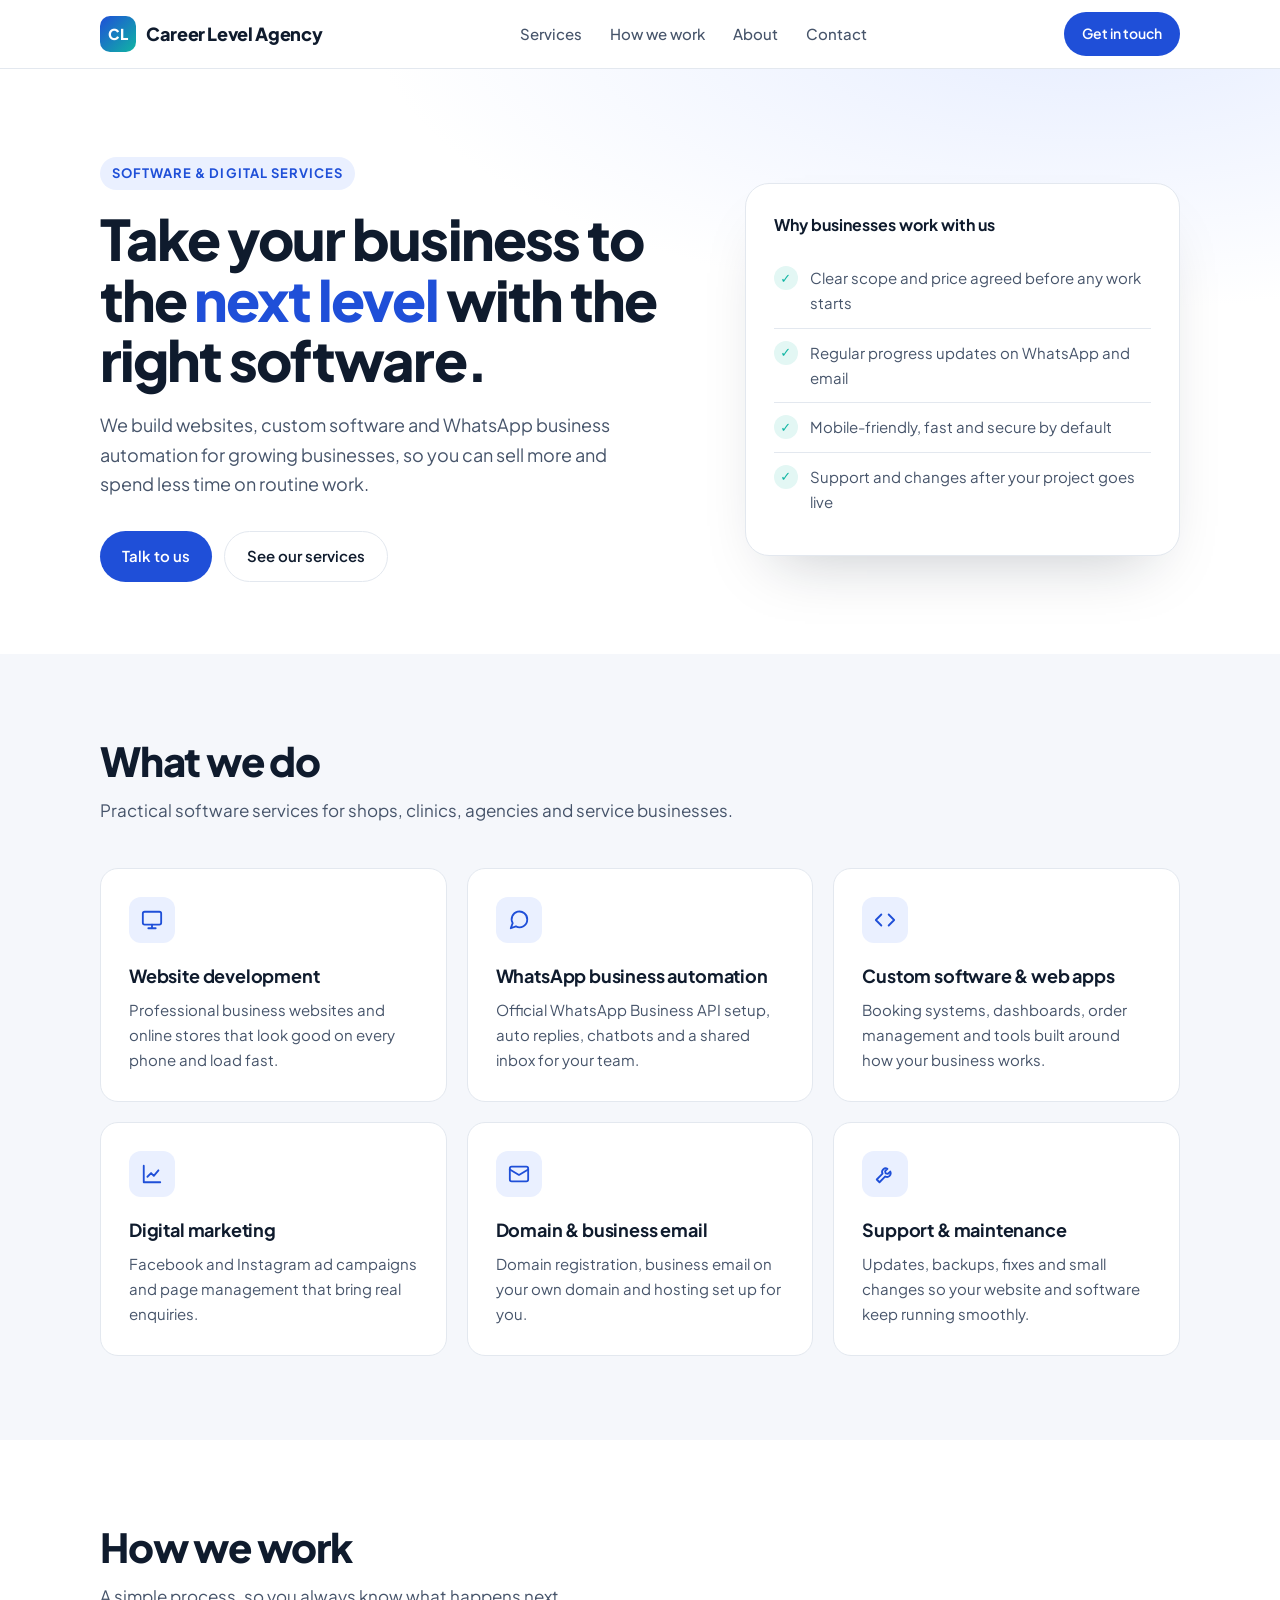
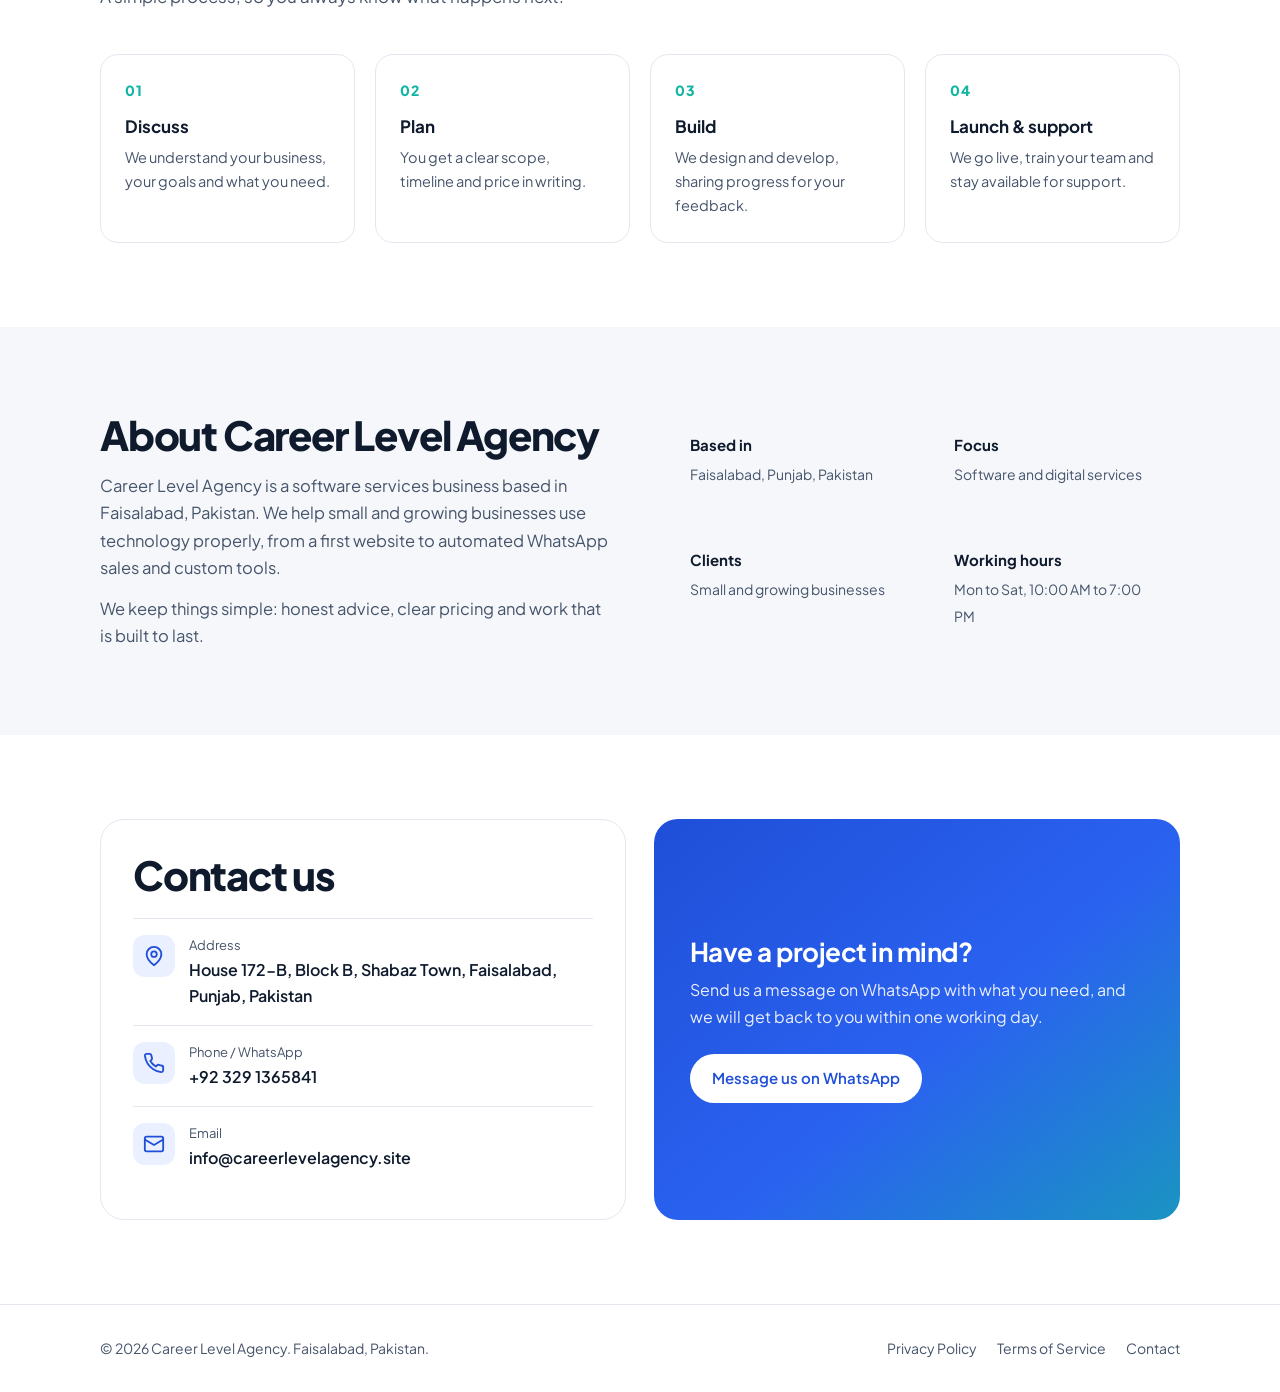
<file: index.html>
<!doctype html>
<html lang="en">
<head>
  <meta charset="utf-8">
  <meta name="viewport" content="width=device-width, initial-scale=1">
  <title>Career Level Agency | Software &amp; Digital Services in Faisalabad</title>
  <meta name="description" content="Career Level Agency builds websites, custom software and WhatsApp business automation for growing businesses. Based in Faisalabad, Pakistan.">
  <link rel="preconnect" href="https://fonts.googleapis.com">
  <link rel="preconnect" href="https://fonts.gstatic.com" crossorigin>
  <link href="https://fonts.googleapis.com/css2?family=Plus+Jakarta+Sans:wght@400;500;600;700;800&display=swap" rel="stylesheet">
  <link rel="stylesheet" href="styles.css">
  <link rel="icon" href="data:image/svg+xml,%3Csvg xmlns='http://www.w3.org/2000/svg' viewBox='0 0 64 64'%3E%3Crect width='64' height='64' rx='16' fill='%231f4fd8'/%3E%3Ctext x='32' y='42' font-size='28' font-family='Arial' font-weight='700' fill='white' text-anchor='middle'%3ECL%3C/text%3E%3C/svg%3E">
</head>
<body>
  <header class="site-header">
    <div class="wrap">
      <a href="#top" class="logo"><span class="logo-mark">CL</span>Career Level Agency</a>
      <nav class="nav">
        <a href="#services">Services</a>
        <a href="#process">How we work</a>
        <a href="#about">About</a>
        <a href="#contact">Contact</a>
      </nav>
      <a href="#contact" class="btn header-cta">Get in touch</a>
    </div>
  </header>

  <main id="top">
    <section class="hero">
      <div class="wrap">
        <div>
          <span class="eyebrow">Software &amp; digital services</span>
          <h1>Take your business to the <span>next level</span> with the right software.</h1>
          <p class="lead">We build websites, custom software and WhatsApp business automation for growing businesses, so you can sell more and spend less time on routine work.</p>
          <div class="hero-actions">
            <a href="#contact" class="btn">Talk to us</a>
            <a href="#services" class="btn btn-ghost">See our services</a>
          </div>
        </div>
        <div class="hero-card">
          <h3>Why businesses work with us</h3>
          <div class="check"><i>&#10003;</i><span>Clear scope and price agreed before any work starts</span></div>
          <div class="check"><i>&#10003;</i><span>Regular progress updates on WhatsApp and email</span></div>
          <div class="check"><i>&#10003;</i><span>Mobile-friendly, fast and secure by default</span></div>
          <div class="check"><i>&#10003;</i><span>Support and changes after your project goes live</span></div>
        </div>
      </div>
    </section>

    <section id="services" class="soft">
      <div class="wrap">
        <div class="section-head">
          <h2>What we do</h2>
          <p>Practical software services for shops, clinics, agencies and service businesses.</p>
        </div>
        <div class="grid">
          <div class="card">
            <div class="icon"><svg viewBox="0 0 24 24" fill="none" stroke="currentColor" stroke-width="2" stroke-linecap="round" stroke-linejoin="round"><rect x="2" y="3" width="20" height="14" rx="2"/><path d="M8 21h8M12 17v4"/></svg></div>
            <h3>Website development</h3>
            <p>Professional business websites and online stores that look good on every phone and load fast.</p>
          </div>
          <div class="card">
            <div class="icon"><svg viewBox="0 0 24 24" fill="none" stroke="currentColor" stroke-width="2" stroke-linecap="round" stroke-linejoin="round"><path d="M21 11.5a8.4 8.4 0 0 1-12.4 7.4L3 21l2.1-5.6A8.5 8.5 0 1 1 21 11.5z"/></svg></div>
            <h3>WhatsApp business automation</h3>
            <p>Official WhatsApp Business API setup, auto replies, chatbots and a shared inbox for your team.</p>
          </div>
          <div class="card">
            <div class="icon"><svg viewBox="0 0 24 24" fill="none" stroke="currentColor" stroke-width="2" stroke-linecap="round" stroke-linejoin="round"><path d="m16 18 6-6-6-6M8 6l-6 6 6 6"/></svg></div>
            <h3>Custom software &amp; web apps</h3>
            <p>Booking systems, dashboards, order management and tools built around how your business works.</p>
          </div>
          <div class="card">
            <div class="icon"><svg viewBox="0 0 24 24" fill="none" stroke="currentColor" stroke-width="2" stroke-linecap="round" stroke-linejoin="round"><path d="M3 3v18h18"/><path d="m7 15 4-4 3 3 5-6"/></svg></div>
            <h3>Digital marketing</h3>
            <p>Facebook and Instagram ad campaigns and page management that bring real enquiries.</p>
          </div>
          <div class="card">
            <div class="icon"><svg viewBox="0 0 24 24" fill="none" stroke="currentColor" stroke-width="2" stroke-linecap="round" stroke-linejoin="round"><rect x="2" y="4" width="20" height="16" rx="2"/><path d="m22 7-10 6L2 7"/></svg></div>
            <h3>Domain &amp; business email</h3>
            <p>Domain registration, business email on your own domain and hosting set up for you.</p>
          </div>
          <div class="card">
            <div class="icon"><svg viewBox="0 0 24 24" fill="none" stroke="currentColor" stroke-width="2" stroke-linecap="round" stroke-linejoin="round"><path d="M14.7 6.3a4 4 0 0 0-5.4 5.4L3 18l3 3 6.3-6.3a4 4 0 0 0 5.4-5.4l-2.6 2.6-2.4-.6-.6-2.4z"/></svg></div>
            <h3>Support &amp; maintenance</h3>
            <p>Updates, backups, fixes and small changes so your website and software keep running smoothly.</p>
          </div>
        </div>
      </div>
    </section>

    <section id="process">
      <div class="wrap">
        <div class="section-head">
          <h2>How we work</h2>
          <p>A simple process, so you always know what happens next.</p>
        </div>
        <div class="steps">
          <div class="step"><h3>Discuss</h3><p>We understand your business, your goals and what you need.</p></div>
          <div class="step"><h3>Plan</h3><p>You get a clear scope, timeline and price in writing.</p></div>
          <div class="step"><h3>Build</h3><p>We design and develop, sharing progress for your feedback.</p></div>
          <div class="step"><h3>Launch &amp; support</h3><p>We go live, train your team and stay available for support.</p></div>
        </div>
      </div>
    </section>

    <section id="about" class="about soft">
      <div class="wrap">
        <div>
          <div class="section-head" style="margin-bottom:0">
            <h2>About Career Level Agency</h2>
          </div>
          <p>Career Level Agency is a software services business based in Faisalabad, Pakistan. We help small and growing businesses use technology properly, from a first website to automated WhatsApp sales and custom tools.</p>
          <p>We keep things simple: honest advice, clear pricing and work that is built to last.</p>
        </div>
        <div class="facts">
          <div class="fact"><b>Based in</b><span>Faisalabad, Punjab, Pakistan</span></div>
          <div class="fact"><b>Focus</b><span>Software and digital services</span></div>
          <div class="fact"><b>Clients</b><span>Small and growing businesses</span></div>
          <div class="fact"><b>Working hours</b><span>Mon to Sat, 10:00 AM to 7:00 PM</span></div>
        </div>
      </div>
    </section>

    <section id="contact" class="contact">
      <div class="wrap">
        <div class="contact-box">
          <div class="section-head" style="margin-bottom:20px">
            <h2>Contact us</h2>
          </div>
          <div class="contact-row">
            <div class="icon"><svg viewBox="0 0 24 24" fill="none" stroke="currentColor" stroke-width="2" stroke-linecap="round" stroke-linejoin="round"><path d="M20 10c0 6-8 12-8 12s-8-6-8-12a8 8 0 0 1 16 0z"/><circle cx="12" cy="10" r="3"/></svg></div>
            <div><small>Address</small><strong>House 172-B, Block B, Shabaz Town, Faisalabad, Punjab, Pakistan</strong></div>
          </div>
          <div class="contact-row">
            <div class="icon"><svg viewBox="0 0 24 24" fill="none" stroke="currentColor" stroke-width="2" stroke-linecap="round" stroke-linejoin="round"><path d="M22 16.9v3a2 2 0 0 1-2.2 2 19.8 19.8 0 0 1-8.6-3.1 19.5 19.5 0 0 1-6-6A19.8 19.8 0 0 1 2.1 4.2 2 2 0 0 1 4.1 2h3a2 2 0 0 1 2 1.7c.1.9.4 1.8.7 2.7a2 2 0 0 1-.5 2.1L8 9.8a16 16 0 0 0 6 6l1.3-1.3a2 2 0 0 1 2.1-.5c.9.3 1.8.6 2.7.7a2 2 0 0 1 1.9 2z"/></svg></div>
            <div><small>Phone / WhatsApp</small><strong><a href="tel:+923291365841">+92 329 1365841</a></strong></div>
          </div>
          <div class="contact-row">
            <div class="icon"><svg viewBox="0 0 24 24" fill="none" stroke="currentColor" stroke-width="2" stroke-linecap="round" stroke-linejoin="round"><rect x="2" y="4" width="20" height="16" rx="2"/><path d="m22 7-10 6L2 7"/></svg></div>
            <div><small>Email</small><strong><a href="mailto:info@careerlevelagency.site">info@careerlevelagency.site</a></strong></div>
          </div>
        </div>
        <div class="cta-box">
          <h3>Have a project in mind?</h3>
          <p>Send us a message on WhatsApp with what you need, and we will get back to you within one working day.</p>
          <a class="btn" href="https://wa.me/923291365841">Message us on WhatsApp</a>
        </div>
      </div>
    </section>
  </main>

  <footer class="site-footer">
    <div class="wrap">
      <span>&copy; 2026 Career Level Agency. Faisalabad, Pakistan.</span>
      <nav>
        <a href="privacy-policy.html">Privacy Policy</a>
        <a href="terms.html">Terms of Service</a>
        <a href="#contact">Contact</a>
      </nav>
    </div>
  </footer>
</body>
</html>
</file>
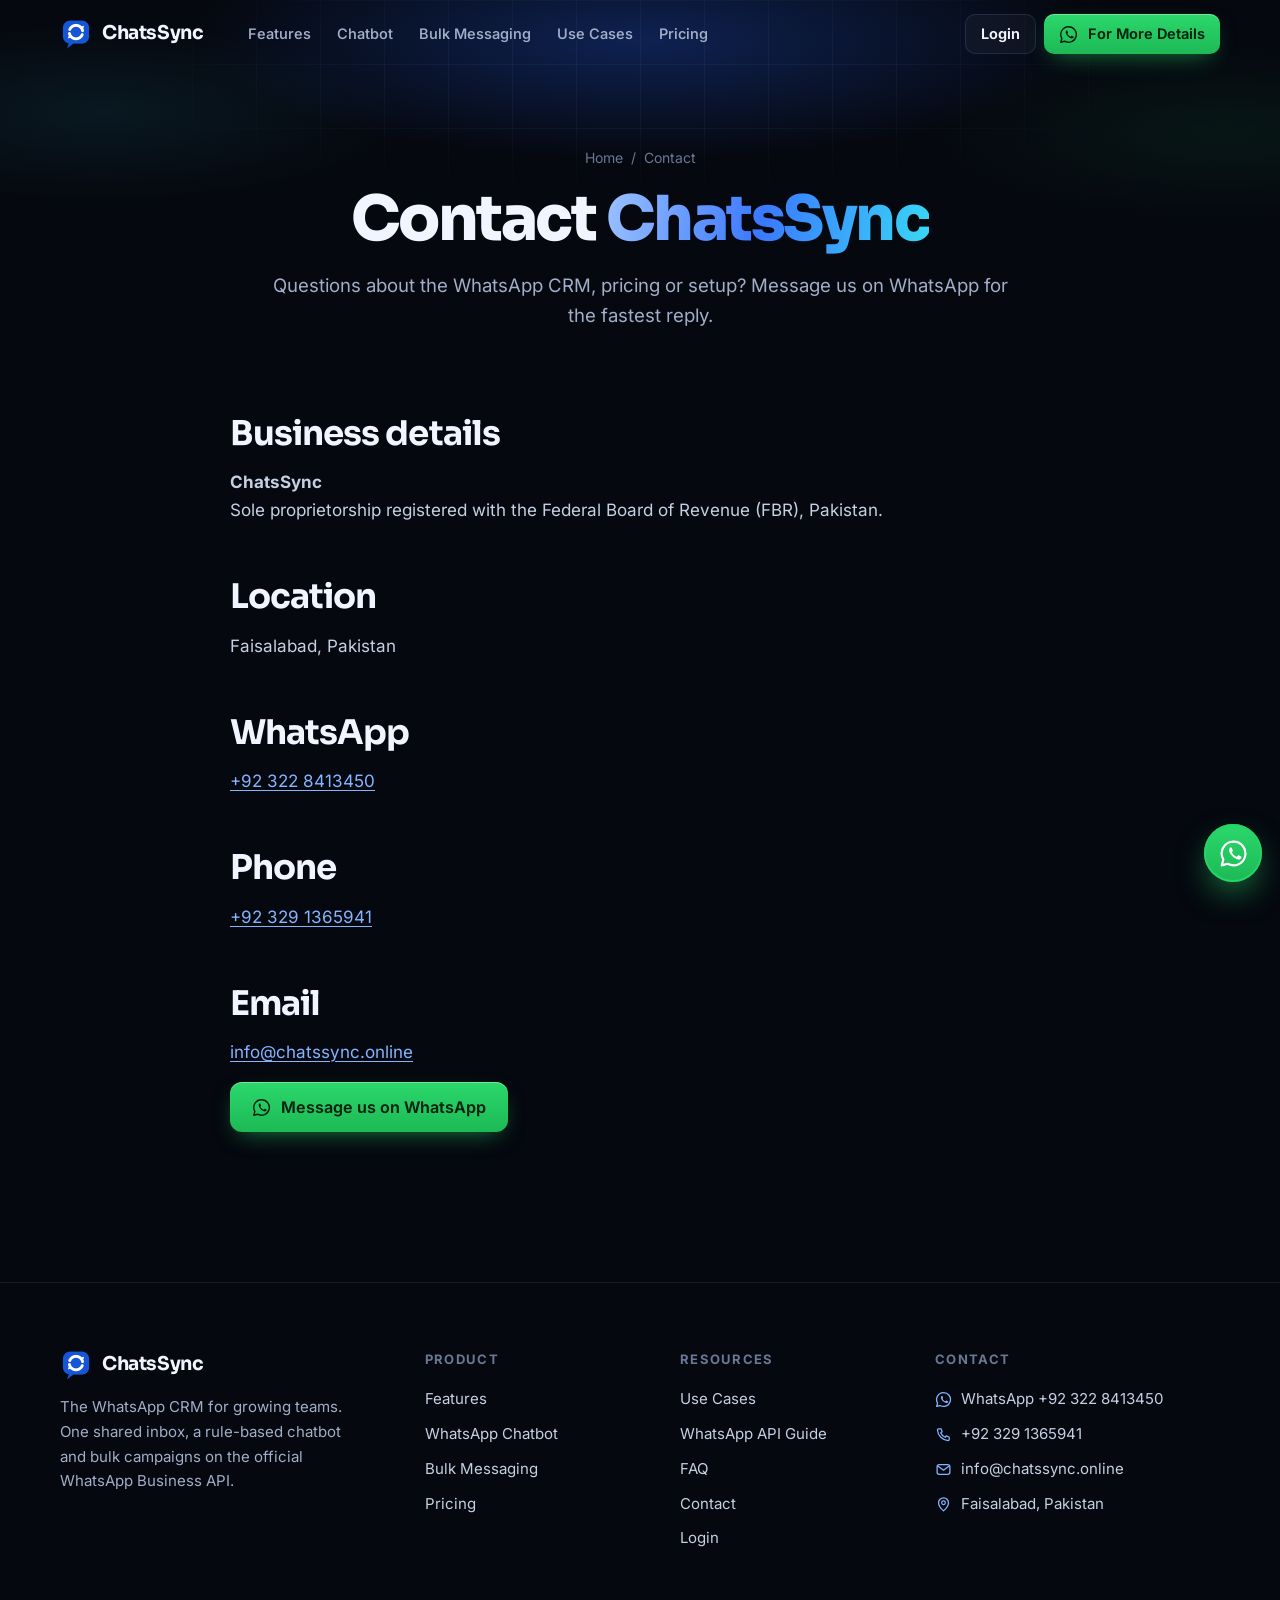
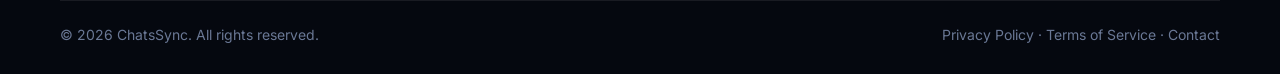
<file: contact/index.html>
<!doctype html>
<html lang="en">
<head>
<meta charset="utf-8">
<meta name="viewport" content="width=device-width, initial-scale=1, viewport-fit=cover">
<title>Contact ChatsSync | WhatsApp CRM in Faisalabad, Pakistan</title>
<meta name="description" content="Contact ChatsSync: WhatsApp +92 322 8413450, email info@chatssync.online. Based in Faisalabad, Pakistan.">
<link rel="canonical" href="https://chatssync.online/contact/">
<meta name="robots" content="index, follow, max-image-preview:large, max-video-preview:-1">
<meta name="theme-color" content="#060A13">
<meta name="geo.region" content="PK-PB"><meta name="geo.placename" content="Faisalabad"><meta name="geo.position" content="31.4504;73.1350"><meta name="ICBM" content="31.4504, 73.1350">
<meta property="og:type" content="website"><meta property="og:site_name" content="ChatsSync"><meta property="og:title" content="Contact ChatsSync | WhatsApp CRM in Faisalabad, Pakistan"><meta property="og:description" content="Contact ChatsSync: WhatsApp +92 322 8413450, email info@chatssync.online. Based in Faisalabad, Pakistan."><meta property="og:url" content="https://chatssync.online/contact/"><meta property="og:image" content="https://chatssync.online/og-image.jpg"><meta property="og:image:width" content="1200"><meta property="og:image:height" content="630"><meta property="og:locale" content="en_US">
<meta name="twitter:card" content="summary_large_image"><meta name="twitter:title" content="Contact ChatsSync | WhatsApp CRM in Faisalabad, Pakistan"><meta name="twitter:description" content="Contact ChatsSync: WhatsApp +92 322 8413450, email info@chatssync.online. Based in Faisalabad, Pakistan."><meta name="twitter:image" content="https://chatssync.online/og-image.jpg">
<link rel="icon" href="/favicon.ico" sizes="any"><link rel="icon" type="image/png" sizes="32x32" href="/favicon-32.png"><link rel="apple-touch-icon" href="/apple-touch-icon.png"><link rel="manifest" href="/site.webmanifest">
<link rel="preload" href="/assets/sora.woff2" as="font" type="font/woff2" crossorigin><link rel="preload" href="/assets/inter.woff2" as="font" type="font/woff2" crossorigin>
<link rel="stylesheet" href="/assets/site.css?v=2">
<script>document.documentElement.classList.add('js')</script>
<script type="application/ld+json">{"@context":"https://schema.org","@graph":[{"@type":"Organization","@id":"https://chatssync.online/#org","name":"ChatsSync","url":"https://chatssync.online/","logo":"https://chatssync.online/icon-512.png","description":"ChatsSync is a WhatsApp CRM built on the official WhatsApp Business API, with a shared team inbox, rule-based chatbot builder, bulk campaigns and Android app.","email":"info@chatssync.online","telephone":"+923228413450","address":{"@type":"PostalAddress","addressLocality":"Faisalabad","addressCountry":"PK"},"areaServed":[{"@type":"Country","name":"Pakistan"},{"@type":"Place","name":"Worldwide"}],"contactPoint":[{"@type":"ContactPoint","telephone":"+923228413450","contactType":"sales","availableLanguage":["English","Urdu"]}]},{"@type":"WebSite","@id":"https://chatssync.online/#website","url":"https://chatssync.online/","name":"ChatsSync","publisher":{"@id":"https://chatssync.online/#org"},"inLanguage":"en"},{"@type":"BreadcrumbList","itemListElement":[{"@type":"ListItem","position":1,"name":"Home","item":"https://chatssync.online/"},{"@type":"ListItem","position":2,"name":"Contact","item":"https://chatssync.online/contact/"}]}]}</script>
</head>
<body>
<svg width="0" height="0" style="position:absolute" aria-hidden="true"><symbol id="i-wa" viewBox="0 0 24 24" fill="none" stroke="currentColor" stroke-width="1.8" stroke-linecap="round" stroke-linejoin="round"><path d="M12 2.2A9.8 9.8 0 0 0 3.6 17l-1.3 4.8 4.9-1.3A9.8 9.8 0 1 0 12 2.2z"/><path fill="currentColor" stroke="none" d="M8.7 7.4c.2-.4.4-.4.7-.4h.6c.2 0 .4 0 .6.4l.8 2c.1.3 0 .5-.1.7l-.5.6c-.1.2-.2.4 0 .6.4.8 1 1.5 1.7 2.1.6.5 1.2.9 1.9 1.2.2.1.4.1.6-.1l.7-.8c.2-.2.4-.3.7-.2l1.8.9c.3.1.4.3.4.5 0 .5-.2 1.2-.7 1.6-.6.5-1.4.7-2.2.5-1.7-.4-3.2-1.3-4.4-2.5-1.3-1.2-2.3-2.7-2.8-4.3-.3-1-.1-2 .5-2.8z"/></symbol><symbol id="i-arrow" viewBox="0 0 24 24" fill="none" stroke="currentColor" stroke-width="1.8" stroke-linecap="round" stroke-linejoin="round"><path d="M5 12h14M13 6l6 6-6 6"/></symbol><symbol id="i-check" viewBox="0 0 24 24" fill="none" stroke="currentColor" stroke-width="1.8" stroke-linecap="round" stroke-linejoin="round"><path d="M5 12.5l4.5 4.5L19 7.5"/></symbol><symbol id="i-x" viewBox="0 0 24 24" fill="none" stroke="currentColor" stroke-width="1.8" stroke-linecap="round" stroke-linejoin="round"><path d="M7 7l10 10M17 7L7 17"/></symbol><symbol id="i-phone" viewBox="0 0 24 24" fill="none" stroke="currentColor" stroke-width="1.8" stroke-linecap="round" stroke-linejoin="round"><path d="M5 4h3.5l1.6 4.2-2 1.4a11 11 0 0 0 6.3 6.3l1.4-2L20 15.5V19a1.5 1.5 0 0 1-1.6 1.5A16 16 0 0 1 3.5 5.6 1.5 1.5 0 0 1 5 4z"/></symbol><symbol id="i-mail" viewBox="0 0 24 24" fill="none" stroke="currentColor" stroke-width="1.8" stroke-linecap="round" stroke-linejoin="round"><rect x="3" y="5" width="18" height="14" rx="3"/><path d="M4 7l8 6 8-6"/></symbol><symbol id="i-pin" viewBox="0 0 24 24" fill="none" stroke="currentColor" stroke-width="1.8" stroke-linecap="round" stroke-linejoin="round"><path d="M12 21s7-6.1 7-11.5A7 7 0 0 0 5 9.5C5 14.9 12 21 12 21z"/><circle cx="12" cy="9.5" r="2.6"/></symbol><symbol id="i-bolt" viewBox="0 0 24 24" fill="none" stroke="currentColor" stroke-width="1.8" stroke-linecap="round" stroke-linejoin="round"><path d="M13 2L4 14h7l-1 8 9-12h-7z"/></symbol><symbol id="i-user" viewBox="0 0 24 24" fill="none" stroke="currentColor" stroke-width="1.8" stroke-linecap="round" stroke-linejoin="round"><circle cx="12" cy="8" r="4"/><path d="M4 20c1.5-4 4.5-5.5 8-5.5s6.5 1.5 8 5.5"/></symbol><symbol id="i-inbox" viewBox="0 0 24 24" fill="none" stroke="currentColor" stroke-width="1.8" stroke-linecap="round" stroke-linejoin="round"><path d="M3 13h5l1.5 3h5l1.5-3h5"/><path d="M5.5 5h13l2.5 8v5a1 1 0 0 1-1 1H4a1 1 0 0 1-1-1v-5z"/></symbol><symbol id="i-bot" viewBox="0 0 24 24" fill="none" stroke="currentColor" stroke-width="1.8" stroke-linecap="round" stroke-linejoin="round"><rect x="4" y="8" width="16" height="11" rx="3"/><path d="M12 4v4M9.5 16h5"/><circle cx="9" cy="12.5" r="1" fill="currentColor"/><circle cx="15" cy="12.5" r="1" fill="currentColor"/></symbol><symbol id="i-mega" viewBox="0 0 24 24" fill="none" stroke="currentColor" stroke-width="1.8" stroke-linecap="round" stroke-linejoin="round"><path d="M4 10v4h3l7 4V6l-7 4z"/><path d="M17.5 9.5a3.5 3.5 0 0 1 0 5M20 7.5a6.5 6.5 0 0 1 0 9"/></symbol><symbol id="i-file" viewBox="0 0 24 24" fill="none" stroke="currentColor" stroke-width="1.8" stroke-linecap="round" stroke-linejoin="round"><path d="M6 3h8l4 4v14H6z"/><path d="M14 3v4h4M9 13.5l2 2 4-4"/></symbol><symbol id="i-tag" viewBox="0 0 24 24" fill="none" stroke="currentColor" stroke-width="1.8" stroke-linecap="round" stroke-linejoin="round"><path d="M3 12V4h8l10 10-8 7z"/><circle cx="7.5" cy="8.5" r="1.5"/></symbol><symbol id="i-chart" viewBox="0 0 24 24" fill="none" stroke="currentColor" stroke-width="1.8" stroke-linecap="round" stroke-linejoin="round"><path d="M4 20V4M4 20h16"/><path d="M8 15l3-4 3 2 5-6"/></symbol><symbol id="i-mobile" viewBox="0 0 24 24" fill="none" stroke="currentColor" stroke-width="1.8" stroke-linecap="round" stroke-linejoin="round"><rect x="6" y="2.5" width="12" height="19" rx="3"/><path d="M10.5 18.5h3"/></symbol><symbol id="i-image" viewBox="0 0 24 24" fill="none" stroke="currentColor" stroke-width="1.8" stroke-linecap="round" stroke-linejoin="round"><rect x="3" y="4" width="18" height="16" rx="3"/><circle cx="9" cy="10" r="2"/><path d="M21 16l-5-5-9 9"/></symbol><symbol id="i-users" viewBox="0 0 24 24" fill="none" stroke="currentColor" stroke-width="1.8" stroke-linecap="round" stroke-linejoin="round"><circle cx="9" cy="8" r="3.5"/><path d="M2.5 20c.8-3.5 3.4-5.5 6.5-5.5s5.7 2 6.5 5.5"/><path d="M16 4.5a3.5 3.5 0 0 1 0 7M18.5 14.8c1.6.8 2.7 2.5 3 5.2"/></symbol><symbol id="i-shield" viewBox="0 0 24 24" fill="none" stroke="currentColor" stroke-width="1.8" stroke-linecap="round" stroke-linejoin="round"><path d="M12 3l7 3v5.5c0 4.5-3 8-7 9.5-4-1.5-7-5-7-9.5V6z"/><path d="M8.8 12.2l2.2 2.2 4.4-4.6"/></symbol><symbol id="i-clock" viewBox="0 0 24 24" fill="none" stroke="currentColor" stroke-width="1.8" stroke-linecap="round" stroke-linejoin="round"><circle cx="12" cy="12" r="9"/><path d="M12 7v5l3 2"/></symbol><symbol id="i-spark" viewBox="0 0 24 24" fill="none" stroke="currentColor" stroke-width="1.8" stroke-linecap="round" stroke-linejoin="round"><path d="M12 3l2 5 5 2-5 2-2 5-2-5-5-2 5-2z"/></symbol><symbol id="i-play" viewBox="0 0 24 24" fill="none" stroke="currentColor" stroke-width="1.8" stroke-linecap="round" stroke-linejoin="round"><path d="M8 5v14l11-7z" fill="currentColor"/></symbol><symbol id="i-globe" viewBox="0 0 24 24" fill="none" stroke="currentColor" stroke-width="1.8" stroke-linecap="round" stroke-linejoin="round"><circle cx="12" cy="12" r="9"/><path d="M3 12h18M12 3a14 14 0 0 1 0 18M12 3a14 14 0 0 0 0 18"/></symbol><symbol id="i-layers" viewBox="0 0 24 24" fill="none" stroke="currentColor" stroke-width="1.8" stroke-linecap="round" stroke-linejoin="round"><path d="M12 3l9 5-9 5-9-5z"/><path d="M3 13l9 5 9-5"/></symbol><symbol id="i-cart" viewBox="0 0 24 24" fill="none" stroke="currentColor" stroke-width="1.8" stroke-linecap="round" stroke-linejoin="round"><circle cx="9" cy="20" r="1.4"/><circle cx="17" cy="20" r="1.4"/><path d="M3 4h2.5l2.2 11h10.6L20.5 8H7"/></symbol><symbol id="i-health" viewBox="0 0 24 24" fill="none" stroke="currentColor" stroke-width="1.8" stroke-linecap="round" stroke-linejoin="round"><path d="M12 20s-7-4.4-7-10a4 4 0 0 1 7-2.6A4 4 0 0 1 19 10c0 5.6-7 10-7 10z"/><path d="M9 11.5h6M12 8.5v6"/></symbol><symbol id="i-home" viewBox="0 0 24 24" fill="none" stroke="currentColor" stroke-width="1.8" stroke-linecap="round" stroke-linejoin="round"><path d="M4 11l8-7 8 7v9H4z"/><path d="M10 20v-5h4v5"/></symbol><symbol id="i-scissors" viewBox="0 0 24 24" fill="none" stroke="currentColor" stroke-width="1.8" stroke-linecap="round" stroke-linejoin="round"><circle cx="6" cy="7" r="2.5"/><circle cx="6" cy="17" r="2.5"/><path d="M8 8.5L20 18M8 15.5L20 6"/></symbol><symbol id="i-food" viewBox="0 0 24 24" fill="none" stroke="currentColor" stroke-width="1.8" stroke-linecap="round" stroke-linejoin="round"><path d="M7 3v8M5 3v5a2 2 0 0 0 4 0V3M7 11v10M16 21V3c-2 1-3 4-3 7h3"/></symbol><symbol id="i-cap" viewBox="0 0 24 24" fill="none" stroke="currentColor" stroke-width="1.8" stroke-linecap="round" stroke-linejoin="round"><path d="M2 9l10-5 10 5-10 5z"/><path d="M6 11v5c3 2 9 2 12 0v-5"/></symbol><symbol id="i-plane" viewBox="0 0 24 24" fill="none" stroke="currentColor" stroke-width="1.8" stroke-linecap="round" stroke-linejoin="round"><path d="M2.5 13.5l19-8-6 15-3.5-6.5z"/><path d="M12 14l3-3"/></symbol><symbol id="i-store" viewBox="0 0 24 24" fill="none" stroke="currentColor" stroke-width="1.8" stroke-linecap="round" stroke-linejoin="round"><path d="M4 9l1.5-5h13L20 9"/><path d="M4 9a2.7 2.7 0 0 0 5.3 0 2.7 2.7 0 0 0 5.4 0A2.7 2.7 0 0 0 20 9"/><path d="M5 11v9h14v-9"/></symbol></svg>
<a class="sr" href="#main">Skip to content</a>
<header class="nav" id="nav"><div class="wrap nav-in">
<a class="brand" href="/" aria-label="ChatsSync home"><img src="/assets/logo-64.png" width="32" height="32" alt="">ChatsSync</a>
<nav class="nav-links" aria-label="Main"><a href="/features/">Features</a><a href="/whatsapp-chatbot/">Chatbot</a><a href="/whatsapp-bulk-messaging/">Bulk Messaging</a><a href="/use-cases/">Use Cases</a><a href="/pricing/">Pricing</a></nav>
<div class="nav-cta"><a class="btn btn-ghost btn-sm hide-m" href="https://app.chatssync.online/app/login">Login</a><a class="btn btn-wa btn-sm hide-m" href="https://wa.me/923228413450?text=Hi%20ChatsSync%2C%20I%20want%20more%20details%20about%20your%20WhatsApp%20CRM." target="_blank" rel="noopener" data-lead="nav"><svg class="ic" aria-hidden="true"><use href="#i-wa"/></svg><span>For More Details</span></a></div>
<button class="burger" id="burger" aria-label="Open menu" aria-expanded="false" aria-controls="mnav"><span></span></button>
</div></header>
<div class="mnav" id="mnav"><a href="/features/">Features</a><a href="/whatsapp-chatbot/">Chatbot</a><a href="/whatsapp-bulk-messaging/">Bulk Messaging</a><a href="/use-cases/">Use Cases</a><a href="/pricing/">Pricing</a><a href="/whatsapp-business-api-pakistan/">WhatsApp API Guide</a><a href="/#faq">FAQ</a><a href="https://app.chatssync.online/app/login">Login</a><a class="btn btn-wa" href="https://wa.me/923228413450?text=Hi%20ChatsSync%2C%20I%20want%20more%20details%20about%20your%20WhatsApp%20CRM." target="_blank" rel="noopener" data-lead="mobile_menu"><svg class="ic" aria-hidden="true"><use href="#i-wa"/></svg><span>For More Details</span></a></div>
<main id="main">
<section class="phero" style="padding-bottom:20px"><div class="bg-art"></div><div class="wrap">
<nav class="crumbs" aria-label="Breadcrumb"><a href="/">Home</a><span>/</span><span>Contact</span></nav>
<h1>Contact <span class="grad">ChatsSync</span></h1><p class="lede">Questions about the WhatsApp CRM, pricing or setup? Message us on WhatsApp for the fastest reply.</p></div></section>
<section class="section" style="padding-top:10px"><div class="wrap"><article class="article legal">
<h2>Business details</h2>
<p><strong>ChatsSync</strong><br>Sole proprietorship registered with the Federal Board of Revenue (FBR), Pakistan.</p>
<h2>Location</h2>
<p>Faisalabad, Pakistan</p>
<h2>WhatsApp</h2>
<p><a href="https://wa.me/923228413450?text=Hi%20ChatsSync%2C%20I%20want%20more%20details%20about%20your%20WhatsApp%20CRM." target="_blank" rel="noopener" data-lead="contact_page">+92 322 8413450</a></p>
<h2>Phone</h2>
<p><a href="tel:+923291365941">+92 329 1365941</a></p>
<h2>Email</h2>
<p><a href="mailto:info@chatssync.online">info@chatssync.online</a></p>
<p><a class="btn btn-wa" href="https://wa.me/923228413450?text=Hi%20ChatsSync%2C%20I%20want%20more%20details%20about%20your%20WhatsApp%20CRM." target="_blank" rel="noopener" data-lead="contact_page_cta" style="color:#032311;text-decoration:none"><svg class="ic" aria-hidden="true"><use href="#i-wa"/></svg><span>Message us on WhatsApp</span></a></p>
</article></div></section>
</main>
<footer class="footer"><div class="wrap">
<div class="fgrid2">
<div><a class="brand" href="/"><img src="/assets/logo-64.png" width="32" height="32" alt="" loading="lazy">ChatsSync</a>
<p>The WhatsApp CRM for growing teams. One shared inbox, a rule-based chatbot and bulk campaigns on the official WhatsApp Business API.</p></div>
<div><p class="fh">Product</p><nav aria-label="Product"><a href="/features/">Features</a><a href="/whatsapp-chatbot/">WhatsApp Chatbot</a><a href="/whatsapp-bulk-messaging/">Bulk Messaging</a><a href="/pricing/">Pricing</a></nav></div>
<div><p class="fh">Resources</p><nav aria-label="Resources"><a href="/use-cases/">Use Cases</a><a href="/whatsapp-business-api-pakistan/">WhatsApp API Guide</a><a href="/#faq">FAQ</a><a href="/contact/">Contact</a><a href="https://app.chatssync.online/app/login">Login</a></nav></div>
<div><p class="fh">Contact</p><address>
<a href="https://wa.me/923228413450?text=Hi%20ChatsSync%2C%20I%20want%20more%20details%20about%20your%20WhatsApp%20CRM." target="_blank" rel="noopener" data-lead="footer"><svg class="ic" aria-hidden="true"><use href="#i-wa"/></svg>WhatsApp +92 322 8413450</a>
<a href="tel:+923291365941" data-lead="footer_call"><svg class="ic" aria-hidden="true"><use href="#i-phone"/></svg>+92 329 1365941</a>
<a href="mailto:info@chatssync.online"><svg class="ic" aria-hidden="true"><use href="#i-mail"/></svg>info@chatssync.online</a>
<span><svg class="ic" aria-hidden="true"><use href="#i-pin"/></svg>Faisalabad, Pakistan</span>
</address></div>
</div>
<div class="fbot"><span>&copy; <span data-year>2026</span> ChatsSync. All rights reserved.</span><span><a href="/privacy/">Privacy Policy</a> &middot; <a href="/terms/">Terms of Service</a> &middot; <a href="/contact/">Contact</a></span></div>
</div></footer>
<a class="wa-float" href="https://wa.me/923228413450?text=Hi%20ChatsSync%2C%20I%20want%20more%20details%20about%20your%20WhatsApp%20CRM." target="_blank" rel="noopener" aria-label="Chat with ChatsSync on WhatsApp" data-lead="float"><svg class="ic" aria-hidden="true"><use href="#i-wa"/></svg><span class="tip">Chat with us</span></a>
<script src="/assets/config.js?v=2" defer></script>
<script src="/assets/site.js?v=2" defer></script>
</body>
</html>
</file>
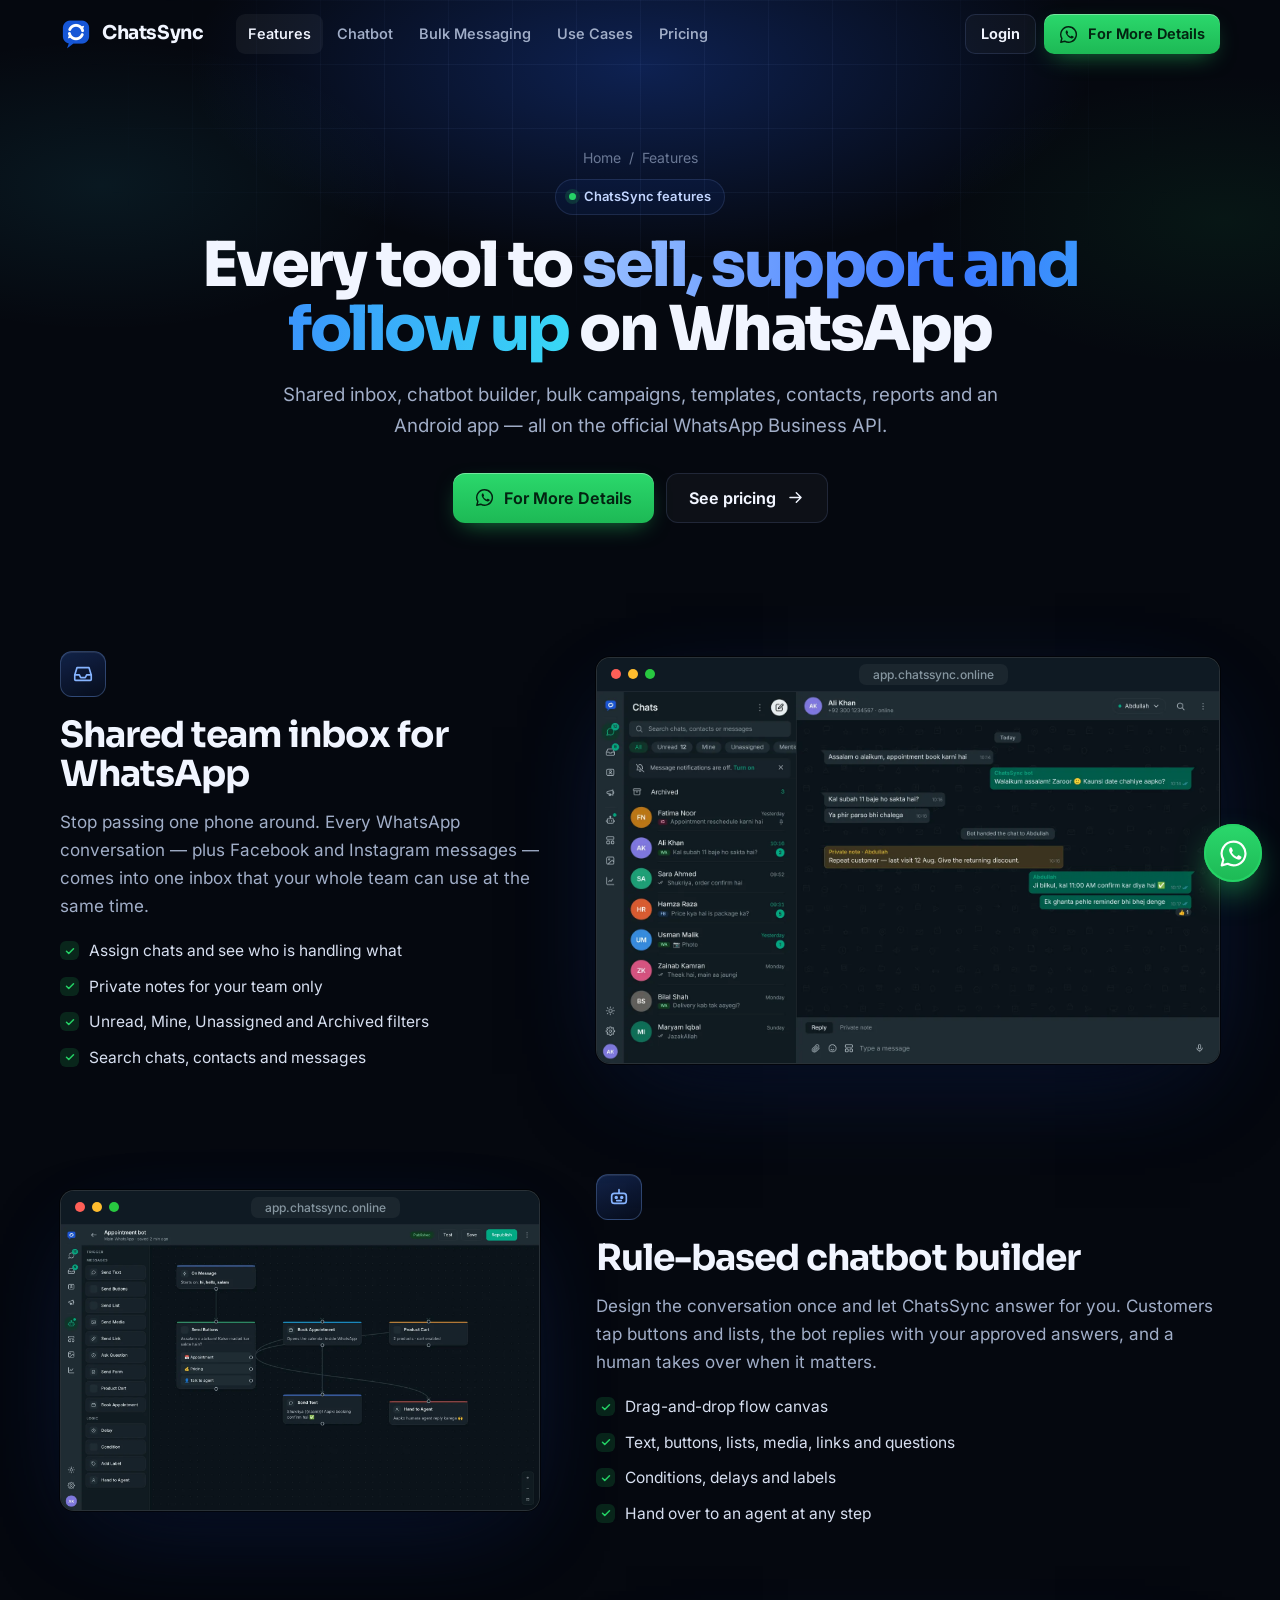
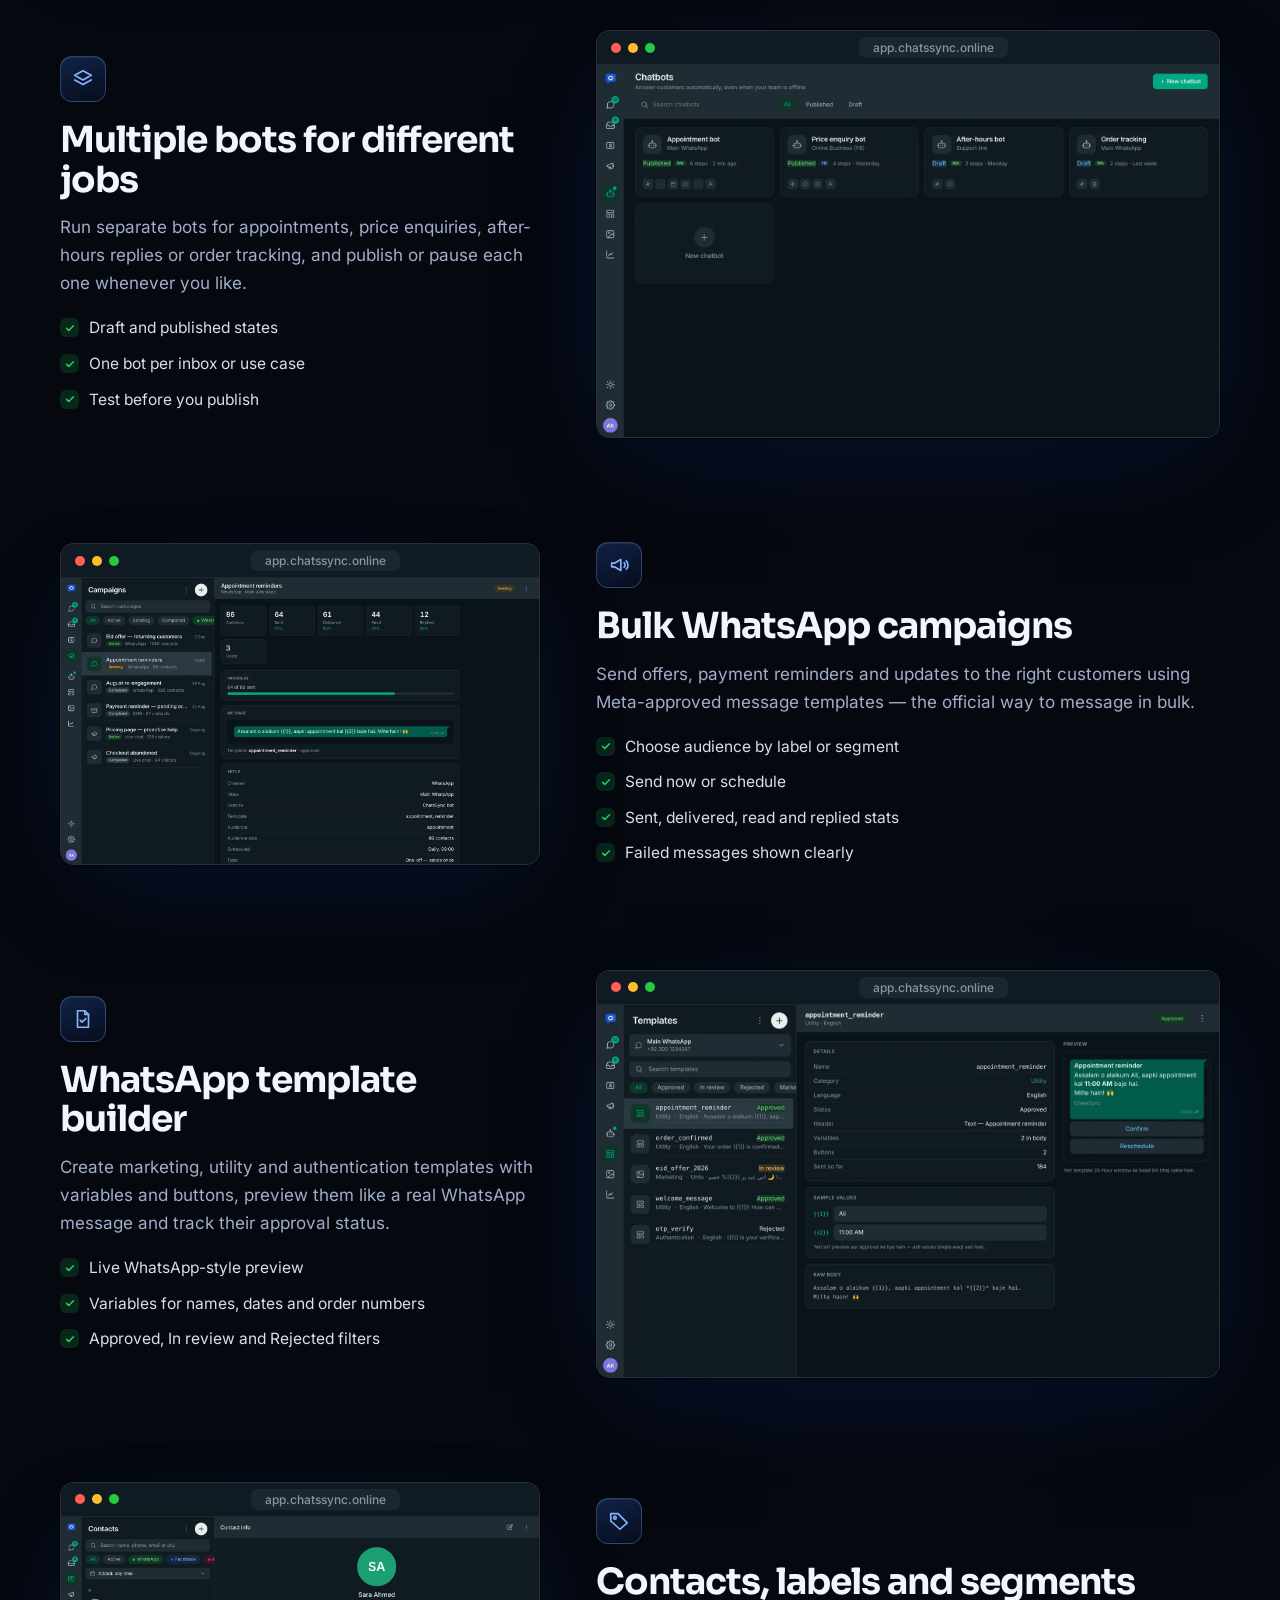
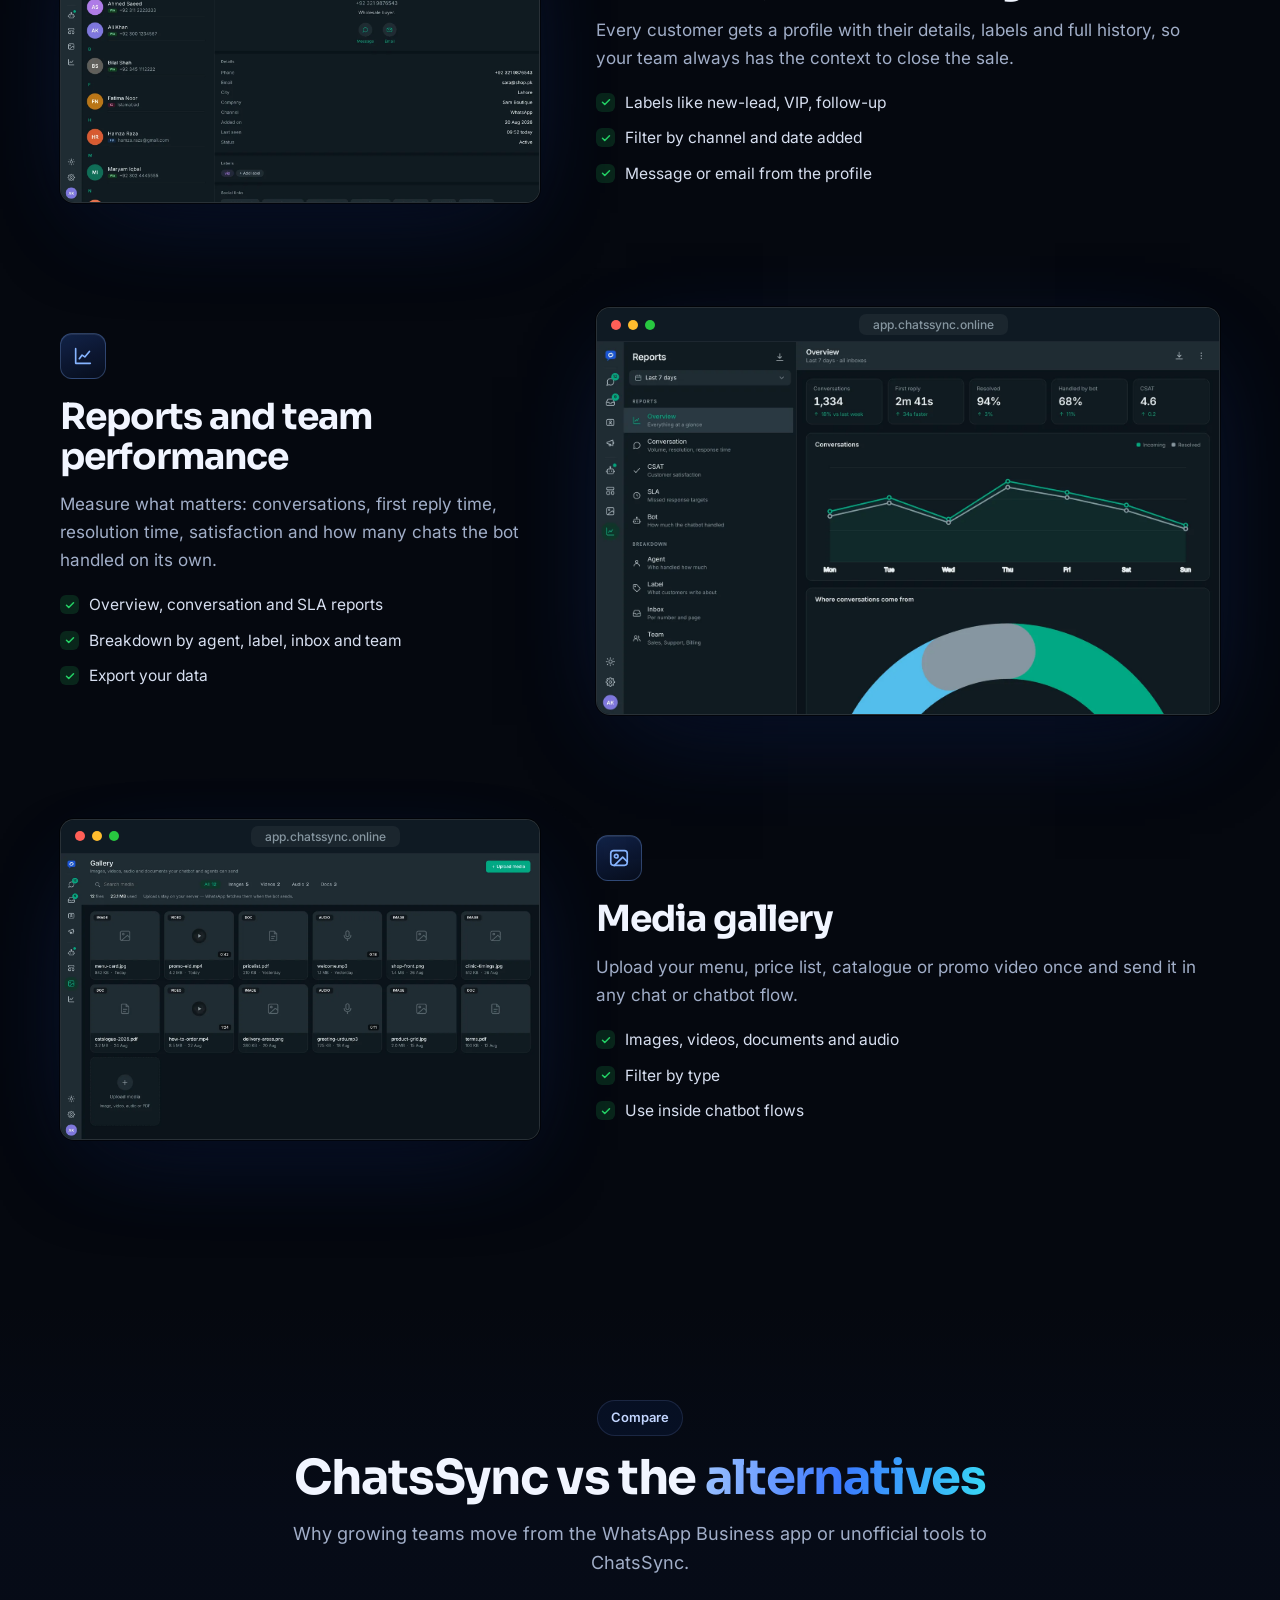
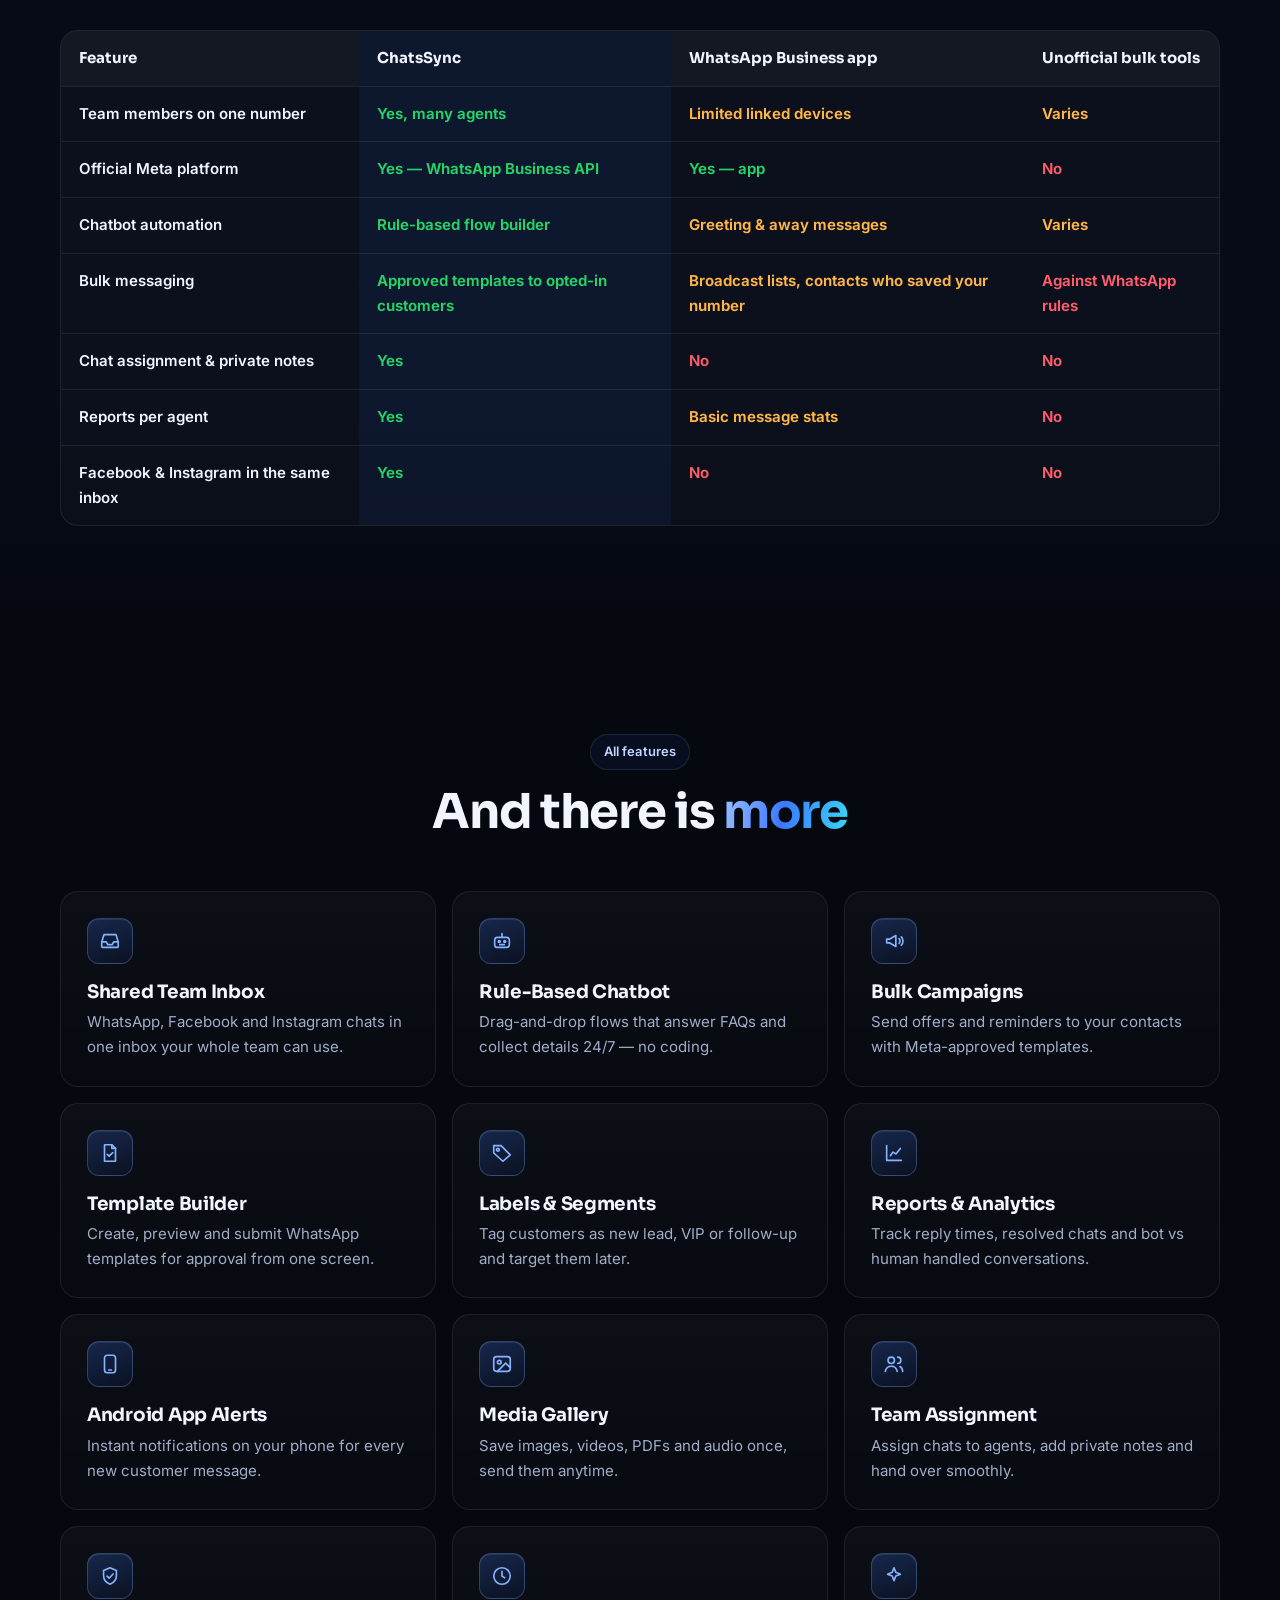
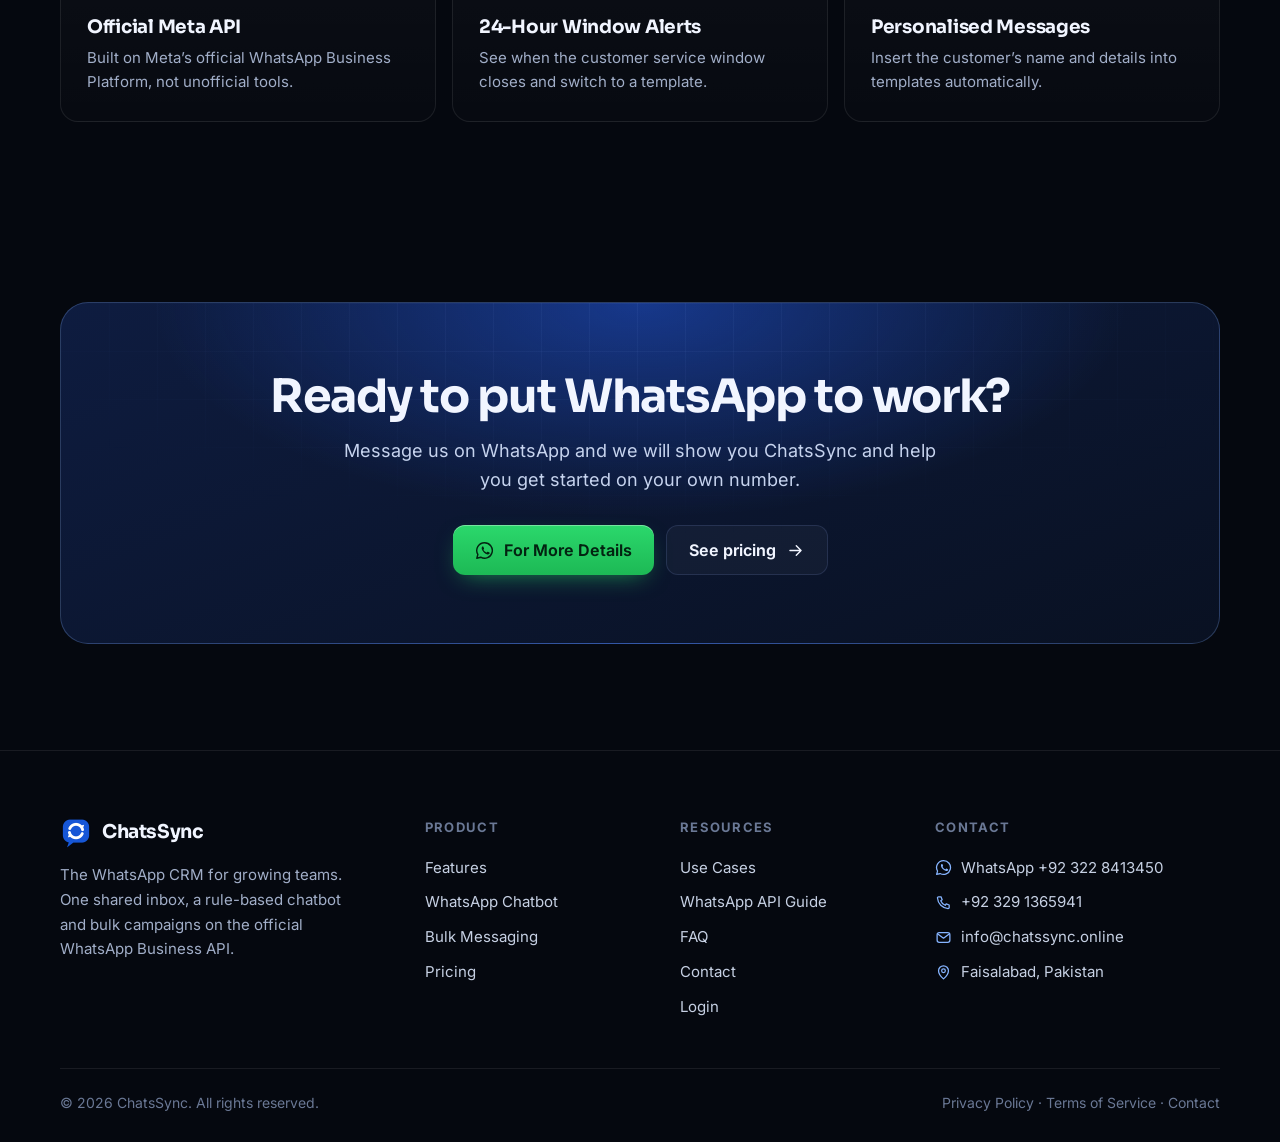
<file: features/index.html>
<!doctype html>
<html lang="en">
<head>
<meta charset="utf-8">
<meta name="viewport" content="width=device-width, initial-scale=1, viewport-fit=cover">
<title>Features | ChatsSync WhatsApp CRM: Inbox, Chatbot, Campaigns</title>
<meta name="description" content="ChatsSync features: shared WhatsApp team inbox, rule-based chatbot builder, bulk campaigns, template builder, contacts and labels, reports and Android app.">
<link rel="canonical" href="https://chatssync.online/features/">
<meta name="robots" content="index, follow, max-image-preview:large, max-video-preview:-1">
<meta name="theme-color" content="#060A13">
<meta name="geo.region" content="PK-PB"><meta name="geo.placename" content="Faisalabad"><meta name="geo.position" content="31.4504;73.1350"><meta name="ICBM" content="31.4504, 73.1350">
<meta property="og:type" content="website"><meta property="og:site_name" content="ChatsSync"><meta property="og:title" content="Features | ChatsSync WhatsApp CRM: Inbox, Chatbot, Campaigns"><meta property="og:description" content="ChatsSync features: shared WhatsApp team inbox, rule-based chatbot builder, bulk campaigns, template builder, contacts and labels, reports and Android app."><meta property="og:url" content="https://chatssync.online/features/"><meta property="og:image" content="https://chatssync.online/og-image.jpg"><meta property="og:image:width" content="1200"><meta property="og:image:height" content="630"><meta property="og:locale" content="en_US">
<meta name="twitter:card" content="summary_large_image"><meta name="twitter:title" content="Features | ChatsSync WhatsApp CRM: Inbox, Chatbot, Campaigns"><meta name="twitter:description" content="ChatsSync features: shared WhatsApp team inbox, rule-based chatbot builder, bulk campaigns, template builder, contacts and labels, reports and Android app."><meta name="twitter:image" content="https://chatssync.online/og-image.jpg">
<link rel="icon" href="/favicon.ico" sizes="any"><link rel="icon" type="image/png" sizes="32x32" href="/favicon-32.png"><link rel="apple-touch-icon" href="/apple-touch-icon.png"><link rel="manifest" href="/site.webmanifest">
<link rel="preload" href="/assets/sora.woff2" as="font" type="font/woff2" crossorigin><link rel="preload" href="/assets/inter.woff2" as="font" type="font/woff2" crossorigin>
<link rel="stylesheet" href="/assets/site.css?v=2">
<script>document.documentElement.classList.add('js')</script>
<script type="application/ld+json">{"@context":"https://schema.org","@graph":[{"@type":"Organization","@id":"https://chatssync.online/#org","name":"ChatsSync","url":"https://chatssync.online/","logo":"https://chatssync.online/icon-512.png","description":"ChatsSync is a WhatsApp CRM built on the official WhatsApp Business API, with a shared team inbox, rule-based chatbot builder, bulk campaigns and Android app.","email":"info@chatssync.online","telephone":"+923228413450","address":{"@type":"PostalAddress","addressLocality":"Faisalabad","addressCountry":"PK"},"areaServed":[{"@type":"Country","name":"Pakistan"},{"@type":"Place","name":"Worldwide"}],"contactPoint":[{"@type":"ContactPoint","telephone":"+923228413450","contactType":"sales","availableLanguage":["English","Urdu"]}]},{"@type":"WebSite","@id":"https://chatssync.online/#website","url":"https://chatssync.online/","name":"ChatsSync","publisher":{"@id":"https://chatssync.online/#org"},"inLanguage":"en"},{"@type":"SoftwareApplication","@id":"https://chatssync.online/#app","name":"ChatsSync","url":"https://chatssync.online/","applicationCategory":"BusinessApplication","applicationSubCategory":"WhatsApp CRM","operatingSystem":"Web, Android","description":"WhatsApp CRM on the official WhatsApp Business API: shared team inbox, rule-based chatbot builder, bulk campaigns, templates, contacts, reports and an Android app.","publisher":{"@id":"https://chatssync.online/#org"},"screenshot":"https://chatssync.online/assets/inbox-1600.webp","offers":[{"@type":"Offer","name":"1 Month plan","price":"5000","priceCurrency":"PKR","url":"https://chatssync.online/pricing/","availability":"https://schema.org/InStock"},{"@type":"Offer","name":"3 Months plan","price":"12500","priceCurrency":"PKR","url":"https://chatssync.online/pricing/","availability":"https://schema.org/InStock"},{"@type":"Offer","name":"1 Year plan","price":"40000","priceCurrency":"PKR","url":"https://chatssync.online/pricing/","availability":"https://schema.org/InStock"}]},{"@type":"BreadcrumbList","itemListElement":[{"@type":"ListItem","position":1,"name":"Home","item":"https://chatssync.online/"},{"@type":"ListItem","position":2,"name":"Features","item":"https://chatssync.online/features/"}]}]}</script>
</head>
<body>
<svg width="0" height="0" style="position:absolute" aria-hidden="true"><symbol id="i-wa" viewBox="0 0 24 24" fill="none" stroke="currentColor" stroke-width="1.8" stroke-linecap="round" stroke-linejoin="round"><path d="M12 2.2A9.8 9.8 0 0 0 3.6 17l-1.3 4.8 4.9-1.3A9.8 9.8 0 1 0 12 2.2z"/><path fill="currentColor" stroke="none" d="M8.7 7.4c.2-.4.4-.4.7-.4h.6c.2 0 .4 0 .6.4l.8 2c.1.3 0 .5-.1.7l-.5.6c-.1.2-.2.4 0 .6.4.8 1 1.5 1.7 2.1.6.5 1.2.9 1.9 1.2.2.1.4.1.6-.1l.7-.8c.2-.2.4-.3.7-.2l1.8.9c.3.1.4.3.4.5 0 .5-.2 1.2-.7 1.6-.6.5-1.4.7-2.2.5-1.7-.4-3.2-1.3-4.4-2.5-1.3-1.2-2.3-2.7-2.8-4.3-.3-1-.1-2 .5-2.8z"/></symbol><symbol id="i-arrow" viewBox="0 0 24 24" fill="none" stroke="currentColor" stroke-width="1.8" stroke-linecap="round" stroke-linejoin="round"><path d="M5 12h14M13 6l6 6-6 6"/></symbol><symbol id="i-check" viewBox="0 0 24 24" fill="none" stroke="currentColor" stroke-width="1.8" stroke-linecap="round" stroke-linejoin="round"><path d="M5 12.5l4.5 4.5L19 7.5"/></symbol><symbol id="i-x" viewBox="0 0 24 24" fill="none" stroke="currentColor" stroke-width="1.8" stroke-linecap="round" stroke-linejoin="round"><path d="M7 7l10 10M17 7L7 17"/></symbol><symbol id="i-phone" viewBox="0 0 24 24" fill="none" stroke="currentColor" stroke-width="1.8" stroke-linecap="round" stroke-linejoin="round"><path d="M5 4h3.5l1.6 4.2-2 1.4a11 11 0 0 0 6.3 6.3l1.4-2L20 15.5V19a1.5 1.5 0 0 1-1.6 1.5A16 16 0 0 1 3.5 5.6 1.5 1.5 0 0 1 5 4z"/></symbol><symbol id="i-mail" viewBox="0 0 24 24" fill="none" stroke="currentColor" stroke-width="1.8" stroke-linecap="round" stroke-linejoin="round"><rect x="3" y="5" width="18" height="14" rx="3"/><path d="M4 7l8 6 8-6"/></symbol><symbol id="i-pin" viewBox="0 0 24 24" fill="none" stroke="currentColor" stroke-width="1.8" stroke-linecap="round" stroke-linejoin="round"><path d="M12 21s7-6.1 7-11.5A7 7 0 0 0 5 9.5C5 14.9 12 21 12 21z"/><circle cx="12" cy="9.5" r="2.6"/></symbol><symbol id="i-bolt" viewBox="0 0 24 24" fill="none" stroke="currentColor" stroke-width="1.8" stroke-linecap="round" stroke-linejoin="round"><path d="M13 2L4 14h7l-1 8 9-12h-7z"/></symbol><symbol id="i-user" viewBox="0 0 24 24" fill="none" stroke="currentColor" stroke-width="1.8" stroke-linecap="round" stroke-linejoin="round"><circle cx="12" cy="8" r="4"/><path d="M4 20c1.5-4 4.5-5.5 8-5.5s6.5 1.5 8 5.5"/></symbol><symbol id="i-inbox" viewBox="0 0 24 24" fill="none" stroke="currentColor" stroke-width="1.8" stroke-linecap="round" stroke-linejoin="round"><path d="M3 13h5l1.5 3h5l1.5-3h5"/><path d="M5.5 5h13l2.5 8v5a1 1 0 0 1-1 1H4a1 1 0 0 1-1-1v-5z"/></symbol><symbol id="i-bot" viewBox="0 0 24 24" fill="none" stroke="currentColor" stroke-width="1.8" stroke-linecap="round" stroke-linejoin="round"><rect x="4" y="8" width="16" height="11" rx="3"/><path d="M12 4v4M9.5 16h5"/><circle cx="9" cy="12.5" r="1" fill="currentColor"/><circle cx="15" cy="12.5" r="1" fill="currentColor"/></symbol><symbol id="i-mega" viewBox="0 0 24 24" fill="none" stroke="currentColor" stroke-width="1.8" stroke-linecap="round" stroke-linejoin="round"><path d="M4 10v4h3l7 4V6l-7 4z"/><path d="M17.5 9.5a3.5 3.5 0 0 1 0 5M20 7.5a6.5 6.5 0 0 1 0 9"/></symbol><symbol id="i-file" viewBox="0 0 24 24" fill="none" stroke="currentColor" stroke-width="1.8" stroke-linecap="round" stroke-linejoin="round"><path d="M6 3h8l4 4v14H6z"/><path d="M14 3v4h4M9 13.5l2 2 4-4"/></symbol><symbol id="i-tag" viewBox="0 0 24 24" fill="none" stroke="currentColor" stroke-width="1.8" stroke-linecap="round" stroke-linejoin="round"><path d="M3 12V4h8l10 10-8 7z"/><circle cx="7.5" cy="8.5" r="1.5"/></symbol><symbol id="i-chart" viewBox="0 0 24 24" fill="none" stroke="currentColor" stroke-width="1.8" stroke-linecap="round" stroke-linejoin="round"><path d="M4 20V4M4 20h16"/><path d="M8 15l3-4 3 2 5-6"/></symbol><symbol id="i-mobile" viewBox="0 0 24 24" fill="none" stroke="currentColor" stroke-width="1.8" stroke-linecap="round" stroke-linejoin="round"><rect x="6" y="2.5" width="12" height="19" rx="3"/><path d="M10.5 18.5h3"/></symbol><symbol id="i-image" viewBox="0 0 24 24" fill="none" stroke="currentColor" stroke-width="1.8" stroke-linecap="round" stroke-linejoin="round"><rect x="3" y="4" width="18" height="16" rx="3"/><circle cx="9" cy="10" r="2"/><path d="M21 16l-5-5-9 9"/></symbol><symbol id="i-users" viewBox="0 0 24 24" fill="none" stroke="currentColor" stroke-width="1.8" stroke-linecap="round" stroke-linejoin="round"><circle cx="9" cy="8" r="3.5"/><path d="M2.5 20c.8-3.5 3.4-5.5 6.5-5.5s5.7 2 6.5 5.5"/><path d="M16 4.5a3.5 3.5 0 0 1 0 7M18.5 14.8c1.6.8 2.7 2.5 3 5.2"/></symbol><symbol id="i-shield" viewBox="0 0 24 24" fill="none" stroke="currentColor" stroke-width="1.8" stroke-linecap="round" stroke-linejoin="round"><path d="M12 3l7 3v5.5c0 4.5-3 8-7 9.5-4-1.5-7-5-7-9.5V6z"/><path d="M8.8 12.2l2.2 2.2 4.4-4.6"/></symbol><symbol id="i-clock" viewBox="0 0 24 24" fill="none" stroke="currentColor" stroke-width="1.8" stroke-linecap="round" stroke-linejoin="round"><circle cx="12" cy="12" r="9"/><path d="M12 7v5l3 2"/></symbol><symbol id="i-spark" viewBox="0 0 24 24" fill="none" stroke="currentColor" stroke-width="1.8" stroke-linecap="round" stroke-linejoin="round"><path d="M12 3l2 5 5 2-5 2-2 5-2-5-5-2 5-2z"/></symbol><symbol id="i-play" viewBox="0 0 24 24" fill="none" stroke="currentColor" stroke-width="1.8" stroke-linecap="round" stroke-linejoin="round"><path d="M8 5v14l11-7z" fill="currentColor"/></symbol><symbol id="i-globe" viewBox="0 0 24 24" fill="none" stroke="currentColor" stroke-width="1.8" stroke-linecap="round" stroke-linejoin="round"><circle cx="12" cy="12" r="9"/><path d="M3 12h18M12 3a14 14 0 0 1 0 18M12 3a14 14 0 0 0 0 18"/></symbol><symbol id="i-layers" viewBox="0 0 24 24" fill="none" stroke="currentColor" stroke-width="1.8" stroke-linecap="round" stroke-linejoin="round"><path d="M12 3l9 5-9 5-9-5z"/><path d="M3 13l9 5 9-5"/></symbol><symbol id="i-cart" viewBox="0 0 24 24" fill="none" stroke="currentColor" stroke-width="1.8" stroke-linecap="round" stroke-linejoin="round"><circle cx="9" cy="20" r="1.4"/><circle cx="17" cy="20" r="1.4"/><path d="M3 4h2.5l2.2 11h10.6L20.5 8H7"/></symbol><symbol id="i-health" viewBox="0 0 24 24" fill="none" stroke="currentColor" stroke-width="1.8" stroke-linecap="round" stroke-linejoin="round"><path d="M12 20s-7-4.4-7-10a4 4 0 0 1 7-2.6A4 4 0 0 1 19 10c0 5.6-7 10-7 10z"/><path d="M9 11.5h6M12 8.5v6"/></symbol><symbol id="i-home" viewBox="0 0 24 24" fill="none" stroke="currentColor" stroke-width="1.8" stroke-linecap="round" stroke-linejoin="round"><path d="M4 11l8-7 8 7v9H4z"/><path d="M10 20v-5h4v5"/></symbol><symbol id="i-scissors" viewBox="0 0 24 24" fill="none" stroke="currentColor" stroke-width="1.8" stroke-linecap="round" stroke-linejoin="round"><circle cx="6" cy="7" r="2.5"/><circle cx="6" cy="17" r="2.5"/><path d="M8 8.5L20 18M8 15.5L20 6"/></symbol><symbol id="i-food" viewBox="0 0 24 24" fill="none" stroke="currentColor" stroke-width="1.8" stroke-linecap="round" stroke-linejoin="round"><path d="M7 3v8M5 3v5a2 2 0 0 0 4 0V3M7 11v10M16 21V3c-2 1-3 4-3 7h3"/></symbol><symbol id="i-cap" viewBox="0 0 24 24" fill="none" stroke="currentColor" stroke-width="1.8" stroke-linecap="round" stroke-linejoin="round"><path d="M2 9l10-5 10 5-10 5z"/><path d="M6 11v5c3 2 9 2 12 0v-5"/></symbol><symbol id="i-plane" viewBox="0 0 24 24" fill="none" stroke="currentColor" stroke-width="1.8" stroke-linecap="round" stroke-linejoin="round"><path d="M2.5 13.5l19-8-6 15-3.5-6.5z"/><path d="M12 14l3-3"/></symbol><symbol id="i-store" viewBox="0 0 24 24" fill="none" stroke="currentColor" stroke-width="1.8" stroke-linecap="round" stroke-linejoin="round"><path d="M4 9l1.5-5h13L20 9"/><path d="M4 9a2.7 2.7 0 0 0 5.3 0 2.7 2.7 0 0 0 5.4 0A2.7 2.7 0 0 0 20 9"/><path d="M5 11v9h14v-9"/></symbol></svg>
<a class="sr" href="#main">Skip to content</a>
<header class="nav" id="nav"><div class="wrap nav-in">
<a class="brand" href="/" aria-label="ChatsSync home"><img src="/assets/logo-64.png" width="32" height="32" alt="">ChatsSync</a>
<nav class="nav-links" aria-label="Main"><a href="/features/" aria-current=page>Features</a><a href="/whatsapp-chatbot/">Chatbot</a><a href="/whatsapp-bulk-messaging/">Bulk Messaging</a><a href="/use-cases/">Use Cases</a><a href="/pricing/">Pricing</a></nav>
<div class="nav-cta"><a class="btn btn-ghost btn-sm hide-m" href="https://app.chatssync.online/app/login">Login</a><a class="btn btn-wa btn-sm hide-m" href="https://wa.me/923228413450?text=Hi%20ChatsSync%2C%20I%20want%20more%20details%20about%20your%20WhatsApp%20CRM." target="_blank" rel="noopener" data-lead="nav"><svg class="ic" aria-hidden="true"><use href="#i-wa"/></svg><span>For More Details</span></a></div>
<button class="burger" id="burger" aria-label="Open menu" aria-expanded="false" aria-controls="mnav"><span></span></button>
</div></header>
<div class="mnav" id="mnav"><a href="/features/">Features</a><a href="/whatsapp-chatbot/">Chatbot</a><a href="/whatsapp-bulk-messaging/">Bulk Messaging</a><a href="/use-cases/">Use Cases</a><a href="/pricing/">Pricing</a><a href="/whatsapp-business-api-pakistan/">WhatsApp API Guide</a><a href="/#faq">FAQ</a><a href="https://app.chatssync.online/app/login">Login</a><a class="btn btn-wa" href="https://wa.me/923228413450?text=Hi%20ChatsSync%2C%20I%20want%20more%20details%20about%20your%20WhatsApp%20CRM." target="_blank" rel="noopener" data-lead="mobile_menu"><svg class="ic" aria-hidden="true"><use href="#i-wa"/></svg><span>For More Details</span></a></div>
<main id="main">
<section class="phero"><div class="bg-art"></div><div class="wrap">
<nav class="crumbs" aria-label="Breadcrumb"><a href="/">Home</a><span>/</span><span>Features</span></nav>
<span class="eyebrow"><span class="dot"></span>ChatsSync features</span>
<h1>Every tool to <span class="grad">sell, support and follow up</span> on WhatsApp</h1><p class="lede">Shared inbox, chatbot builder, bulk campaigns, templates, contacts, reports and an Android app &mdash; all on the official WhatsApp Business API.</p><div class="hero-cta center"><a class="btn btn-wa" href="https://wa.me/923228413450?text=Hi%20ChatsSync%2C%20I%20want%20more%20details%20about%20your%20WhatsApp%20CRM." target="_blank" rel="noopener" data-lead="page_hero"><svg class="ic" aria-hidden="true"><use href="#i-wa"/></svg><span>For More Details</span></a><a class="btn btn-ghost" href="/pricing/">See pricing <svg class="ic" aria-hidden="true"><use href="#i-arrow"/></svg></a></div></div></section>
<section class="section" style="padding-top:20px"><div class="wrap"><div class="frow"><div class="fr-copy rv"><span class="fi"><svg class="ic" aria-hidden="true"><use href="#i-inbox"/></svg></span><h2>Shared team inbox for WhatsApp</h2><p>Stop passing one phone around. Every WhatsApp conversation &mdash; plus Facebook and Instagram messages &mdash; comes into one inbox that your whole team can use at the same time.</p><ul class="ticks"><li>Assign chats and see who is handling what</li><li>Private notes for your team only</li><li>Unread, Mine, Unassigned and Archived filters</li><li>Search chats, contacts and messages</li></ul></div>
<div class="fr-media rv"><div class="win"><div class="win-bar"><i></i><i></i><i></i><b>app.chatssync.online</b></div><img src="/assets/inbox-1600.webp" srcset="/assets/inbox-800.webp 800w, /assets/inbox-1600.webp 1600w, /assets/inbox-2400.webp 2400w" sizes="(max-width: 980px) 100vw, 820px" width="1600" height="956" alt="ChatsSync shared team inbox" loading="lazy" decoding="async"></div></div></div><div class="frow rev"><div class="fr-copy rv"><span class="fi"><svg class="ic" aria-hidden="true"><use href="#i-bot"/></svg></span><h2>Rule-based chatbot builder</h2><p>Design the conversation once and let ChatsSync answer for you. Customers tap buttons and lists, the bot replies with your approved answers, and a human takes over when it matters.</p><ul class="ticks"><li>Drag-and-drop flow canvas</li><li>Text, buttons, lists, media, links and questions</li><li>Conditions, delays and labels</li><li>Hand over to an agent at any step</li></ul></div>
<div class="fr-media rv"><div class="win"><div class="win-bar"><i></i><i></i><i></i><b>app.chatssync.online</b></div><img src="/assets/chatbot-builder-1600.webp" srcset="/assets/chatbot-builder-800.webp 800w, /assets/chatbot-builder-1600.webp 1600w, /assets/chatbot-builder-2400.webp 2400w" sizes="(max-width: 980px) 100vw, 820px" width="1600" height="956" alt="ChatsSync chatbot flow builder" loading="lazy" decoding="async"></div></div></div><div class="frow"><div class="fr-copy rv"><span class="fi"><svg class="ic" aria-hidden="true"><use href="#i-layers"/></svg></span><h2>Multiple bots for different jobs</h2><p>Run separate bots for appointments, price enquiries, after-hours replies or order tracking, and publish or pause each one whenever you like.</p><ul class="ticks"><li>Draft and published states</li><li>One bot per inbox or use case</li><li>Test before you publish</li></ul></div>
<div class="fr-media rv"><div class="win"><div class="win-bar"><i></i><i></i><i></i><b>app.chatssync.online</b></div><img src="/assets/chatbots-1600.webp" srcset="/assets/chatbots-800.webp 800w, /assets/chatbots-1600.webp 1600w" sizes="(max-width: 980px) 100vw, 820px" width="1600" height="956" alt="ChatsSync list of chatbots" loading="lazy" decoding="async"></div></div></div><div class="frow rev"><div class="fr-copy rv"><span class="fi"><svg class="ic" aria-hidden="true"><use href="#i-mega"/></svg></span><h2>Bulk WhatsApp campaigns</h2><p>Send offers, payment reminders and updates to the right customers using Meta-approved message templates &mdash; the official way to message in bulk.</p><ul class="ticks"><li>Choose audience by label or segment</li><li>Send now or schedule</li><li>Sent, delivered, read and replied stats</li><li>Failed messages shown clearly</li></ul></div>
<div class="fr-media rv"><div class="win"><div class="win-bar"><i></i><i></i><i></i><b>app.chatssync.online</b></div><img src="/assets/campaigns-1600.webp" srcset="/assets/campaigns-800.webp 800w, /assets/campaigns-1600.webp 1600w, /assets/campaigns-2400.webp 2400w" sizes="(max-width: 980px) 100vw, 820px" width="1600" height="956" alt="ChatsSync bulk campaign details" loading="lazy" decoding="async"></div></div></div><div class="frow"><div class="fr-copy rv"><span class="fi"><svg class="ic" aria-hidden="true"><use href="#i-file"/></svg></span><h2>WhatsApp template builder</h2><p>Create marketing, utility and authentication templates with variables and buttons, preview them like a real WhatsApp message and track their approval status.</p><ul class="ticks"><li>Live WhatsApp-style preview</li><li>Variables for names, dates and order numbers</li><li>Approved, In review and Rejected filters</li></ul></div>
<div class="fr-media rv"><div class="win"><div class="win-bar"><i></i><i></i><i></i><b>app.chatssync.online</b></div><img src="/assets/templates-1600.webp" srcset="/assets/templates-800.webp 800w, /assets/templates-1600.webp 1600w, /assets/templates-2400.webp 2400w" sizes="(max-width: 980px) 100vw, 820px" width="1600" height="956" alt="ChatsSync template builder" loading="lazy" decoding="async"></div></div></div><div class="frow rev"><div class="fr-copy rv"><span class="fi"><svg class="ic" aria-hidden="true"><use href="#i-tag"/></svg></span><h2>Contacts, labels and segments</h2><p>Every customer gets a profile with their details, labels and full history, so your team always has the context to close the sale.</p><ul class="ticks"><li>Labels like new-lead, VIP, follow-up</li><li>Filter by channel and date added</li><li>Message or email from the profile</li></ul></div>
<div class="fr-media rv"><div class="win"><div class="win-bar"><i></i><i></i><i></i><b>app.chatssync.online</b></div><img src="/assets/contacts-1600.webp" srcset="/assets/contacts-800.webp 800w, /assets/contacts-1600.webp 1600w, /assets/contacts-2400.webp 2400w" sizes="(max-width: 980px) 100vw, 820px" width="1600" height="956" alt="ChatsSync contacts" loading="lazy" decoding="async"></div></div></div><div class="frow"><div class="fr-copy rv"><span class="fi"><svg class="ic" aria-hidden="true"><use href="#i-chart"/></svg></span><h2>Reports and team performance</h2><p>Measure what matters: conversations, first reply time, resolution time, satisfaction and how many chats the bot handled on its own.</p><ul class="ticks"><li>Overview, conversation and SLA reports</li><li>Breakdown by agent, label, inbox and team</li><li>Export your data</li></ul></div>
<div class="fr-media rv"><div class="win"><div class="win-bar"><i></i><i></i><i></i><b>app.chatssync.online</b></div><img src="/assets/reports-1600.webp" srcset="/assets/reports-800.webp 800w, /assets/reports-1600.webp 1600w, /assets/reports-2400.webp 2400w" sizes="(max-width: 980px) 100vw, 820px" width="1600" height="956" alt="ChatsSync reports" loading="lazy" decoding="async"></div></div></div><div class="frow rev"><div class="fr-copy rv"><span class="fi"><svg class="ic" aria-hidden="true"><use href="#i-image"/></svg></span><h2>Media gallery</h2><p>Upload your menu, price list, catalogue or promo video once and send it in any chat or chatbot flow.</p><ul class="ticks"><li>Images, videos, documents and audio</li><li>Filter by type</li><li>Use inside chatbot flows</li></ul></div>
<div class="fr-media rv"><div class="win"><div class="win-bar"><i></i><i></i><i></i><b>app.chatssync.online</b></div><img src="/assets/gallery-1600.webp" srcset="/assets/gallery-800.webp 800w, /assets/gallery-1600.webp 1600w, /assets/gallery-2400.webp 2400w" sizes="(max-width: 980px) 100vw, 820px" width="1600" height="956" alt="ChatsSync media gallery" loading="lazy" decoding="async"></div></div></div></div></section>
<section class="section alt"><div class="wrap">
<div class="sec-head rv"><span class="eyebrow">Compare</span><h2>ChatsSync vs the <span class="grad">alternatives</span></h2><p>Why growing teams move from the WhatsApp Business app or unofficial tools to ChatsSync.</p></div>
<div class="tbl-wrap rv"><table><thead><tr><th>Feature</th><th class="hl">ChatsSync</th><th>WhatsApp Business app</th><th>Unofficial bulk tools</th></tr></thead><tbody><tr><td>Team members on one number</td><td class="hl"><span class="t-y">Yes, many agents</span></td><td><span class="t-mid">Limited linked devices</span></td><td><span class="t-mid">Varies</span></td></tr><tr><td>Official Meta platform</td><td class="hl"><span class="t-y">Yes &mdash; WhatsApp Business API</span></td><td><span class="t-y">Yes &mdash; app</span></td><td><span class="t-n">No</span></td></tr><tr><td>Chatbot automation</td><td class="hl"><span class="t-y">Rule-based flow builder</span></td><td><span class="t-mid">Greeting &amp; away messages</span></td><td><span class="t-mid">Varies</span></td></tr><tr><td>Bulk messaging</td><td class="hl"><span class="t-y">Approved templates to opted-in customers</span></td><td><span class="t-mid">Broadcast lists, contacts who saved your number</span></td><td><span class="t-n">Against WhatsApp rules</span></td></tr><tr><td>Chat assignment &amp; private notes</td><td class="hl"><span class="t-y">Yes</span></td><td><span class="t-n">No</span></td><td><span class="t-n">No</span></td></tr><tr><td>Reports per agent</td><td class="hl"><span class="t-y">Yes</span></td><td><span class="t-mid">Basic message stats</span></td><td><span class="t-n">No</span></td></tr><tr><td>Facebook &amp; Instagram in the same inbox</td><td class="hl"><span class="t-y">Yes</span></td><td><span class="t-n">No</span></td><td><span class="t-n">No</span></td></tr></tbody></table></div>
</div></section>
<section class="section"><div class="wrap">
<div class="sec-head rv"><span class="eyebrow">All features</span><h2>And there is <span class="grad">more</span></h2></div>
<div class="fgrid"><div class="fc rv"><span class="fi"><svg class="ic" aria-hidden="true"><use href="#i-inbox"/></svg></span><h3>Shared Team Inbox</h3><p>WhatsApp, Facebook and Instagram chats in one inbox your whole team can use.</p></div><div class="fc rv d1"><span class="fi"><svg class="ic" aria-hidden="true"><use href="#i-bot"/></svg></span><h3>Rule-Based Chatbot</h3><p>Drag-and-drop flows that answer FAQs and collect details 24/7 &mdash; no coding.</p></div><div class="fc rv d2"><span class="fi"><svg class="ic" aria-hidden="true"><use href="#i-mega"/></svg></span><h3>Bulk Campaigns</h3><p>Send offers and reminders to your contacts with Meta-approved templates.</p></div><div class="fc rv"><span class="fi"><svg class="ic" aria-hidden="true"><use href="#i-file"/></svg></span><h3>Template Builder</h3><p>Create, preview and submit WhatsApp templates for approval from one screen.</p></div><div class="fc rv d1"><span class="fi"><svg class="ic" aria-hidden="true"><use href="#i-tag"/></svg></span><h3>Labels &amp; Segments</h3><p>Tag customers as new lead, VIP or follow-up and target them later.</p></div><div class="fc rv d2"><span class="fi"><svg class="ic" aria-hidden="true"><use href="#i-chart"/></svg></span><h3>Reports &amp; Analytics</h3><p>Track reply times, resolved chats and bot vs human handled conversations.</p></div><div class="fc rv"><span class="fi"><svg class="ic" aria-hidden="true"><use href="#i-mobile"/></svg></span><h3>Android App Alerts</h3><p>Instant notifications on your phone for every new customer message.</p></div><div class="fc rv d1"><span class="fi"><svg class="ic" aria-hidden="true"><use href="#i-image"/></svg></span><h3>Media Gallery</h3><p>Save images, videos, PDFs and audio once, send them anytime.</p></div><div class="fc rv d2"><span class="fi"><svg class="ic" aria-hidden="true"><use href="#i-users"/></svg></span><h3>Team Assignment</h3><p>Assign chats to agents, add private notes and hand over smoothly.</p></div><div class="fc rv"><span class="fi"><svg class="ic" aria-hidden="true"><use href="#i-shield"/></svg></span><h3>Official Meta API</h3><p>Built on Meta&rsquo;s official WhatsApp Business Platform, not unofficial tools.</p></div><div class="fc rv d1"><span class="fi"><svg class="ic" aria-hidden="true"><use href="#i-clock"/></svg></span><h3>24-Hour Window Alerts</h3><p>See when the customer service window closes and switch to a template.</p></div><div class="fc rv d2"><span class="fi"><svg class="ic" aria-hidden="true"><use href="#i-spark"/></svg></span><h3>Personalised Messages</h3><p>Insert the customer&rsquo;s name and details into templates automatically.</p></div></div></div></section>
<section class="section tight"><div class="wrap"><div class="cta rv">
<h2>Ready to put WhatsApp to work?</h2><p>Message us on WhatsApp and we will show you ChatsSync and help you get started on your own number.</p>
<div class="row"><a class="btn btn-wa" href="https://wa.me/923228413450?text=Hi%20ChatsSync%2C%20I%20want%20more%20details%20about%20your%20WhatsApp%20CRM." target="_blank" rel="noopener" data-lead="cta"><svg class="ic" aria-hidden="true"><use href="#i-wa"/></svg><span>For More Details</span></a><a class="btn btn-ghost" href="/pricing/">See pricing <svg class="ic" aria-hidden="true"><use href="#i-arrow"/></svg></a></div>
</div></div></section>

</main>
<footer class="footer"><div class="wrap">
<div class="fgrid2">
<div><a class="brand" href="/"><img src="/assets/logo-64.png" width="32" height="32" alt="" loading="lazy">ChatsSync</a>
<p>The WhatsApp CRM for growing teams. One shared inbox, a rule-based chatbot and bulk campaigns on the official WhatsApp Business API.</p></div>
<div><p class="fh">Product</p><nav aria-label="Product"><a href="/features/">Features</a><a href="/whatsapp-chatbot/">WhatsApp Chatbot</a><a href="/whatsapp-bulk-messaging/">Bulk Messaging</a><a href="/pricing/">Pricing</a></nav></div>
<div><p class="fh">Resources</p><nav aria-label="Resources"><a href="/use-cases/">Use Cases</a><a href="/whatsapp-business-api-pakistan/">WhatsApp API Guide</a><a href="/#faq">FAQ</a><a href="/contact/">Contact</a><a href="https://app.chatssync.online/app/login">Login</a></nav></div>
<div><p class="fh">Contact</p><address>
<a href="https://wa.me/923228413450?text=Hi%20ChatsSync%2C%20I%20want%20more%20details%20about%20your%20WhatsApp%20CRM." target="_blank" rel="noopener" data-lead="footer"><svg class="ic" aria-hidden="true"><use href="#i-wa"/></svg>WhatsApp +92 322 8413450</a>
<a href="tel:+923291365941" data-lead="footer_call"><svg class="ic" aria-hidden="true"><use href="#i-phone"/></svg>+92 329 1365941</a>
<a href="mailto:info@chatssync.online"><svg class="ic" aria-hidden="true"><use href="#i-mail"/></svg>info@chatssync.online</a>
<span><svg class="ic" aria-hidden="true"><use href="#i-pin"/></svg>Faisalabad, Pakistan</span>
</address></div>
</div>
<div class="fbot"><span>&copy; <span data-year>2026</span> ChatsSync. All rights reserved.</span><span><a href="/privacy/">Privacy Policy</a> &middot; <a href="/terms/">Terms of Service</a> &middot; <a href="/contact/">Contact</a></span></div>
</div></footer>
<a class="wa-float" href="https://wa.me/923228413450?text=Hi%20ChatsSync%2C%20I%20want%20more%20details%20about%20your%20WhatsApp%20CRM." target="_blank" rel="noopener" aria-label="Chat with ChatsSync on WhatsApp" data-lead="float"><svg class="ic" aria-hidden="true"><use href="#i-wa"/></svg><span class="tip">Chat with us</span></a>
<script src="/assets/config.js?v=2" defer></script>
<script src="/assets/site.js?v=2" defer></script>
</body>
</html>
</file>
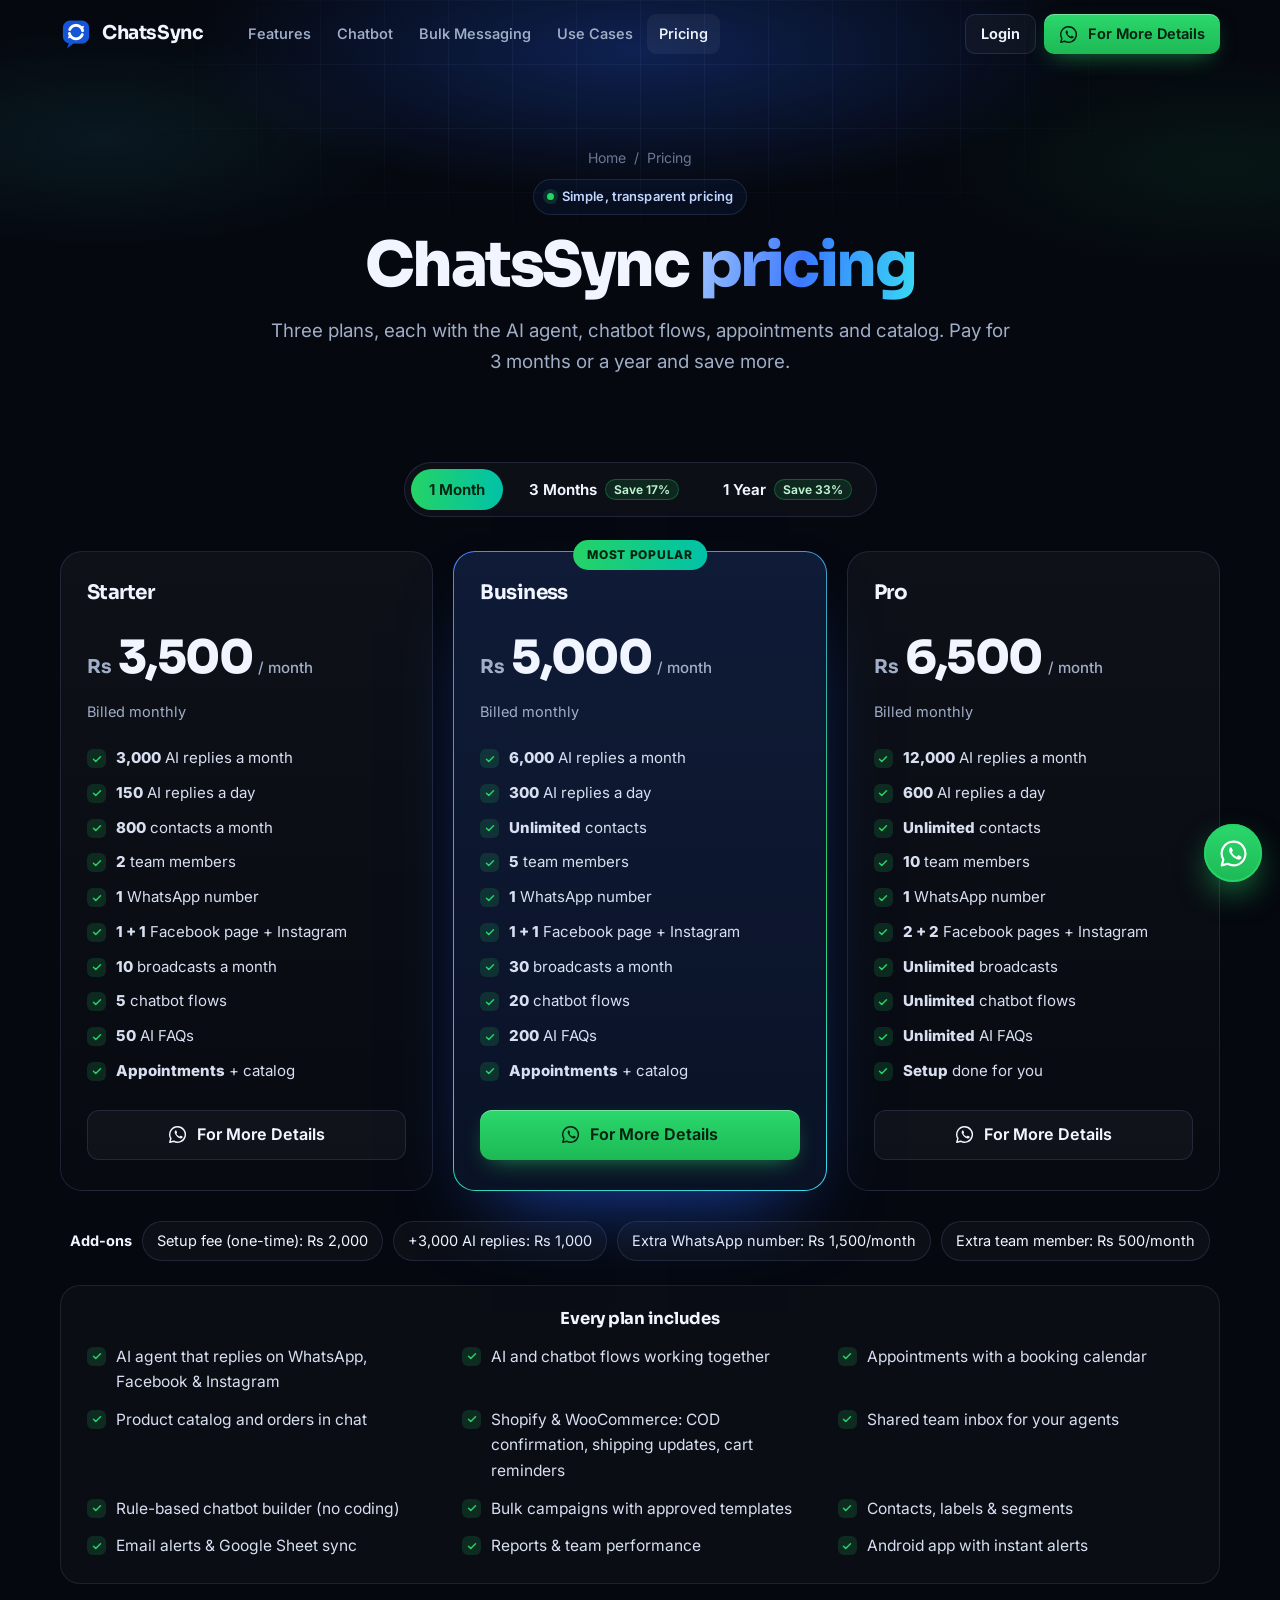
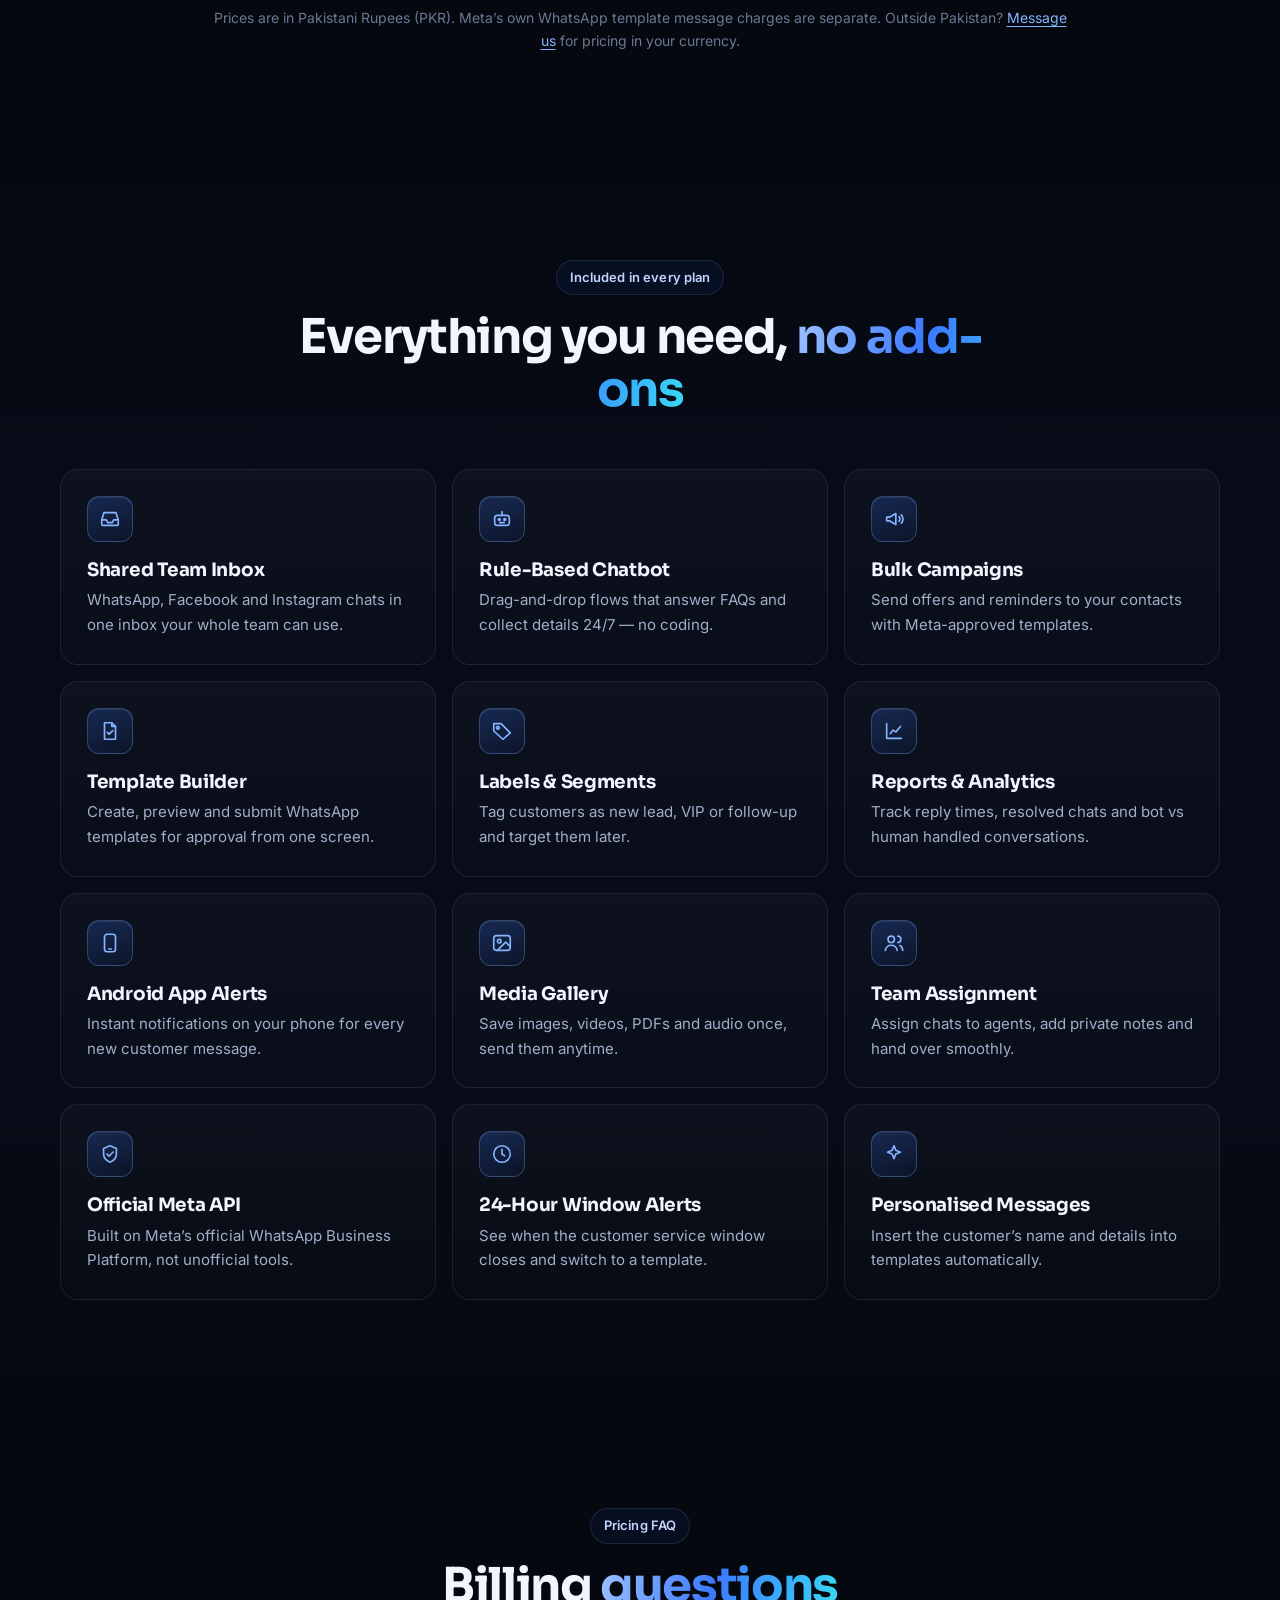
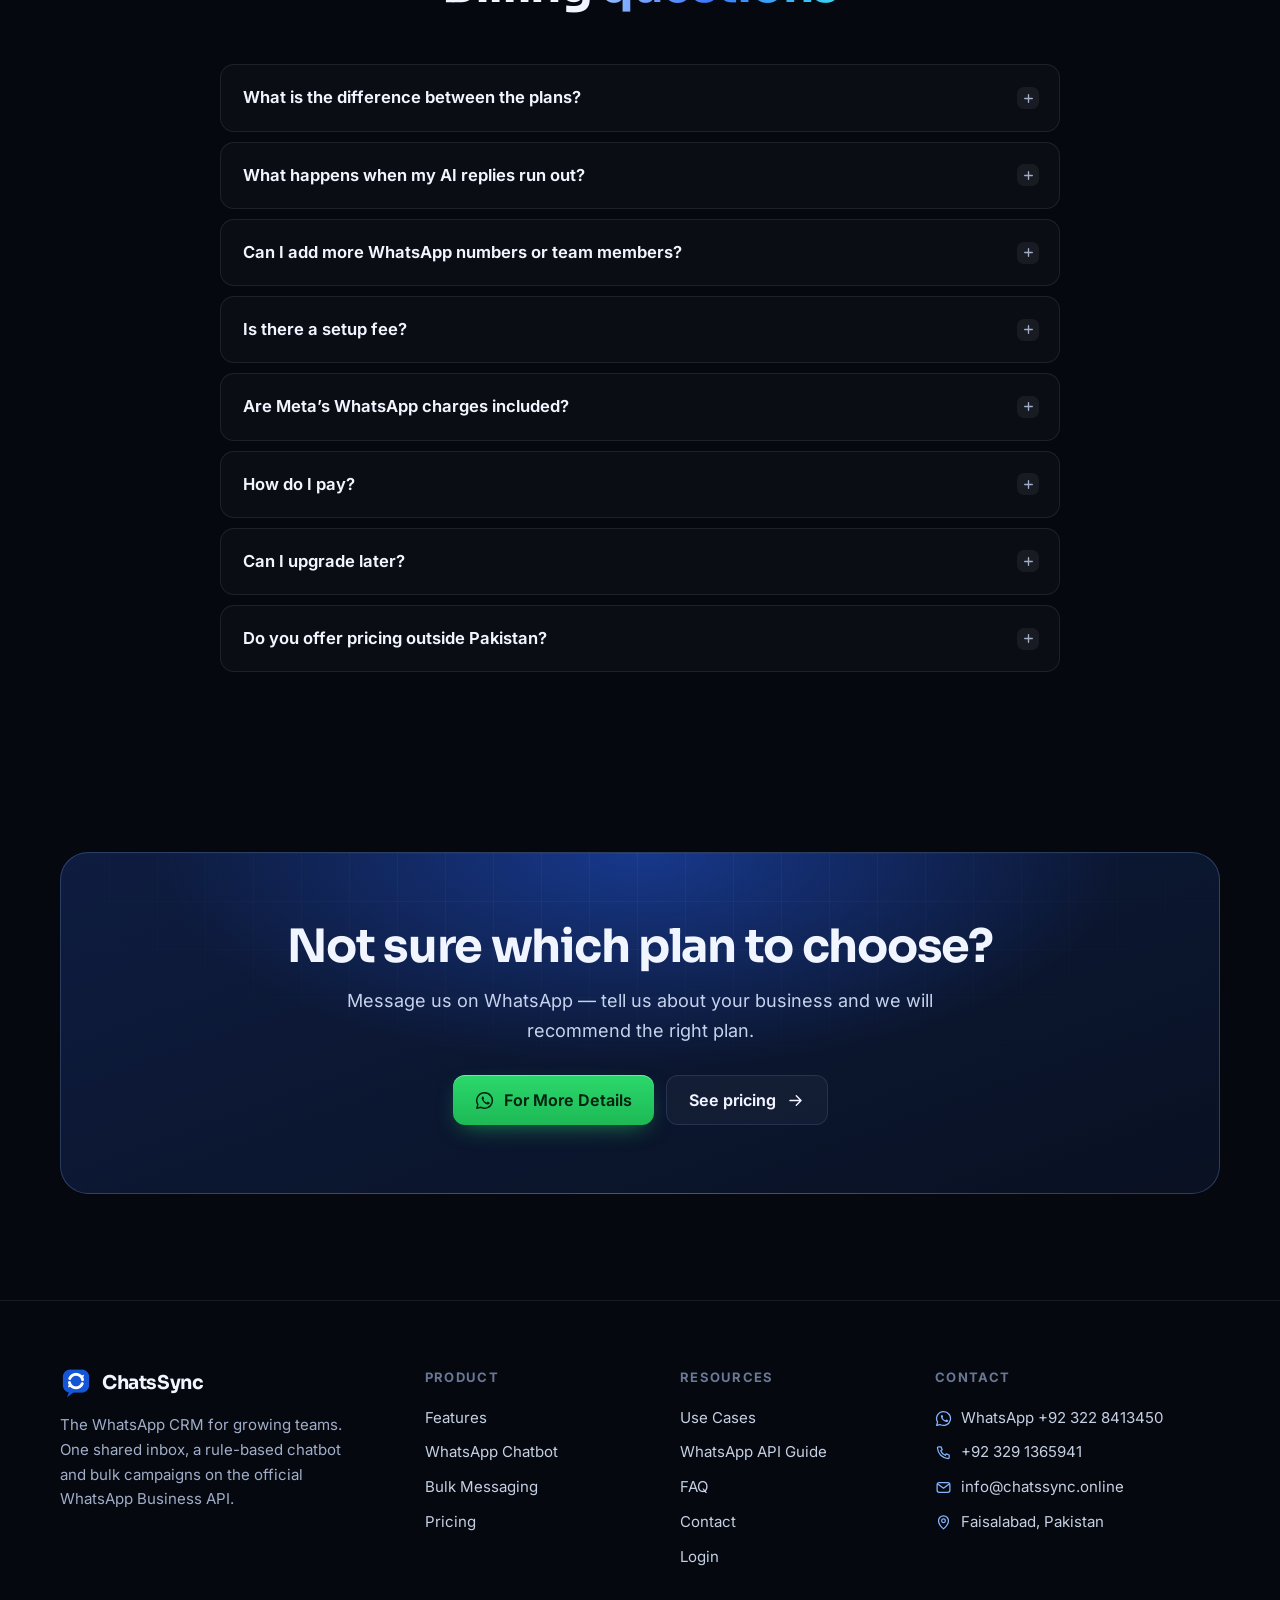
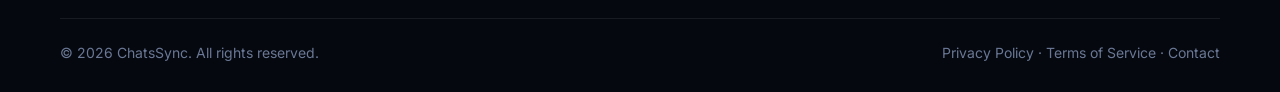
<file: pricing/index.html>
<!doctype html>
<html lang="en">
<head>
<meta charset="utf-8">
<meta name="viewport" content="width=device-width, initial-scale=1, viewport-fit=cover">
<title>Pricing | ChatsSync WhatsApp CRM Plans (PKR)</title>
<meta name="description" content="ChatsSync plans: Starter Rs 3,500, Business Rs 5,000, Pro Rs 6,500 a month, with an AI agent, chatbot flows, appointments and catalog. Save 17% on 3 months and 33% on a year.">
<link rel="canonical" href="https://chatssync.online/pricing/">
<meta name="robots" content="index, follow, max-image-preview:large, max-video-preview:-1">
<meta name="theme-color" content="#060A13">
<meta name="geo.region" content="PK-PB"><meta name="geo.placename" content="Faisalabad"><meta name="geo.position" content="31.4504;73.1350"><meta name="ICBM" content="31.4504, 73.1350">
<meta property="og:type" content="website"><meta property="og:site_name" content="ChatsSync"><meta property="og:title" content="Pricing | ChatsSync WhatsApp CRM Plans (PKR)"><meta property="og:description" content="ChatsSync plans: Starter Rs 3,500, Business Rs 5,000, Pro Rs 6,500 a month, with an AI agent, chatbot flows, appointments and catalog. Save 17% on 3 months and 33% on a year."><meta property="og:url" content="https://chatssync.online/pricing/"><meta property="og:image" content="https://chatssync.online/og-image.jpg"><meta property="og:image:width" content="1200"><meta property="og:image:height" content="630"><meta property="og:locale" content="en_US">
<meta name="twitter:card" content="summary_large_image"><meta name="twitter:title" content="Pricing | ChatsSync WhatsApp CRM Plans (PKR)"><meta name="twitter:description" content="ChatsSync plans: Starter Rs 3,500, Business Rs 5,000, Pro Rs 6,500 a month, with an AI agent, chatbot flows, appointments and catalog. Save 17% on 3 months and 33% on a year."><meta name="twitter:image" content="https://chatssync.online/og-image.jpg">
<link rel="icon" href="/favicon.ico" sizes="any"><link rel="icon" type="image/png" sizes="32x32" href="/favicon-32.png"><link rel="apple-touch-icon" href="/apple-touch-icon.png"><link rel="manifest" href="/site.webmanifest">
<link rel="preload" href="/assets/sora.woff2" as="font" type="font/woff2" crossorigin><link rel="preload" href="/assets/inter.woff2" as="font" type="font/woff2" crossorigin>
<link rel="stylesheet" href="/assets/site.css?v=3">
<script>document.documentElement.classList.add('js')</script>
<script type="application/ld+json">{"@context":"https://schema.org","@graph":[{"@type":"Organization","@id":"https://chatssync.online/#org","name":"ChatsSync","url":"https://chatssync.online/","logo":"https://chatssync.online/icon-512.png","description":"ChatsSync is a WhatsApp CRM built on the official WhatsApp Business API, with a shared team inbox, rule-based chatbot builder, bulk campaigns and Android app.","email":"info@chatssync.online","telephone":"+923228413450","address":{"@type":"PostalAddress","addressLocality":"Faisalabad","addressCountry":"PK"},"areaServed":[{"@type":"Country","name":"Pakistan"},{"@type":"Place","name":"Worldwide"}],"contactPoint":[{"@type":"ContactPoint","telephone":"+923228413450","contactType":"sales","availableLanguage":["English","Urdu"]}]},{"@type":"WebSite","@id":"https://chatssync.online/#website","url":"https://chatssync.online/","name":"ChatsSync","publisher":{"@id":"https://chatssync.online/#org"},"inLanguage":"en"},{"@type":"SoftwareApplication","@id":"https://chatssync.online/#app","name":"ChatsSync","url":"https://chatssync.online/","applicationCategory":"BusinessApplication","applicationSubCategory":"WhatsApp CRM","operatingSystem":"Web, Android","description":"WhatsApp CRM with an AI agent on the official WhatsApp Business API: shared team inbox, AI replies, chatbot builder, appointments, catalog orders, bulk campaigns, reports and an Android app.","publisher":{"@id":"https://chatssync.online/#org"},"screenshot":"https://chatssync.online/assets/inbox-1600.webp","offers":[{"@type":"Offer","name":"Starter plan (1 month)","price":"3500","priceCurrency":"PKR","url":"https://chatssync.online/pricing/","availability":"https://schema.org/InStock"},{"@type":"Offer","name":"Business plan (1 month)","price":"5000","priceCurrency":"PKR","url":"https://chatssync.online/pricing/","availability":"https://schema.org/InStock"},{"@type":"Offer","name":"Pro plan (1 month)","price":"6500","priceCurrency":"PKR","url":"https://chatssync.online/pricing/","availability":"https://schema.org/InStock"}]},{"@type":"FAQPage","mainEntity":[{"@type":"Question","name":"What is the difference between the plans?","acceptedAnswer":{"@type":"Answer","text":"Every plan includes the AI agent, chatbot builder, appointments and catalog. Plans differ in AI replies, contacts, team members, Facebook and Instagram accounts, broadcasts, chatbot flows and AI FAQs. Pro also includes setup done for you."}},{"@type":"Question","name":"What happens when my AI replies run out?","acceptedAnswer":{"@type":"Answer","text":"You can add 3,000 more AI replies for Rs 1,000, or move to a bigger plan. Your team can keep replying in the inbox as usual."}},{"@type":"Question","name":"Can I add more WhatsApp numbers or team members?","acceptedAnswer":{"@type":"Answer","text":"Yes. An extra WhatsApp number is Rs 1,500 a month and an extra team member is Rs 500 a month."}},{"@type":"Question","name":"Is there a setup fee?","acceptedAnswer":{"@type":"Answer","text":"Yes, a one-time setup fee of Rs 2,000."}},{"@type":"Question","name":"Are Meta&rsquo;s WhatsApp charges included?","acceptedAnswer":{"@type":"Answer","text":"No. Meta charges its own fees for some WhatsApp template messages (such as marketing messages). Those are separate from the ChatsSync plan price. We explain how they work before you start."}},{"@type":"Question","name":"How do I pay?","acceptedAnswer":{"@type":"Answer","text":"Message us on WhatsApp at 0322 8413450 and we will share the payment details for your plan."}},{"@type":"Question","name":"Can I upgrade later?","acceptedAnswer":{"@type":"Answer","text":"Yes. You can move to a bigger plan or a longer period whenever you like."}},{"@type":"Question","name":"Do you offer pricing outside Pakistan?","acceptedAnswer":{"@type":"Answer","text":"Yes. Message us on WhatsApp and we will share pricing in your currency."}}]},{"@type":"BreadcrumbList","itemListElement":[{"@type":"ListItem","position":1,"name":"Home","item":"https://chatssync.online/"},{"@type":"ListItem","position":2,"name":"Pricing","item":"https://chatssync.online/pricing/"}]}]}</script>
</head>
<body>
<svg width="0" height="0" style="position:absolute" aria-hidden="true"><symbol id="i-wa" viewBox="0 0 24 24" fill="none" stroke="currentColor" stroke-width="1.8" stroke-linecap="round" stroke-linejoin="round"><path d="M12 2.2A9.8 9.8 0 0 0 3.6 17l-1.3 4.8 4.9-1.3A9.8 9.8 0 1 0 12 2.2z"/><path fill="currentColor" stroke="none" d="M8.7 7.4c.2-.4.4-.4.7-.4h.6c.2 0 .4 0 .6.4l.8 2c.1.3 0 .5-.1.7l-.5.6c-.1.2-.2.4 0 .6.4.8 1 1.5 1.7 2.1.6.5 1.2.9 1.9 1.2.2.1.4.1.6-.1l.7-.8c.2-.2.4-.3.7-.2l1.8.9c.3.1.4.3.4.5 0 .5-.2 1.2-.7 1.6-.6.5-1.4.7-2.2.5-1.7-.4-3.2-1.3-4.4-2.5-1.3-1.2-2.3-2.7-2.8-4.3-.3-1-.1-2 .5-2.8z"/></symbol><symbol id="i-arrow" viewBox="0 0 24 24" fill="none" stroke="currentColor" stroke-width="1.8" stroke-linecap="round" stroke-linejoin="round"><path d="M5 12h14M13 6l6 6-6 6"/></symbol><symbol id="i-check" viewBox="0 0 24 24" fill="none" stroke="currentColor" stroke-width="1.8" stroke-linecap="round" stroke-linejoin="round"><path d="M5 12.5l4.5 4.5L19 7.5"/></symbol><symbol id="i-x" viewBox="0 0 24 24" fill="none" stroke="currentColor" stroke-width="1.8" stroke-linecap="round" stroke-linejoin="round"><path d="M7 7l10 10M17 7L7 17"/></symbol><symbol id="i-phone" viewBox="0 0 24 24" fill="none" stroke="currentColor" stroke-width="1.8" stroke-linecap="round" stroke-linejoin="round"><path d="M5 4h3.5l1.6 4.2-2 1.4a11 11 0 0 0 6.3 6.3l1.4-2L20 15.5V19a1.5 1.5 0 0 1-1.6 1.5A16 16 0 0 1 3.5 5.6 1.5 1.5 0 0 1 5 4z"/></symbol><symbol id="i-mail" viewBox="0 0 24 24" fill="none" stroke="currentColor" stroke-width="1.8" stroke-linecap="round" stroke-linejoin="round"><rect x="3" y="5" width="18" height="14" rx="3"/><path d="M4 7l8 6 8-6"/></symbol><symbol id="i-pin" viewBox="0 0 24 24" fill="none" stroke="currentColor" stroke-width="1.8" stroke-linecap="round" stroke-linejoin="round"><path d="M12 21s7-6.1 7-11.5A7 7 0 0 0 5 9.5C5 14.9 12 21 12 21z"/><circle cx="12" cy="9.5" r="2.6"/></symbol><symbol id="i-bolt" viewBox="0 0 24 24" fill="none" stroke="currentColor" stroke-width="1.8" stroke-linecap="round" stroke-linejoin="round"><path d="M13 2L4 14h7l-1 8 9-12h-7z"/></symbol><symbol id="i-user" viewBox="0 0 24 24" fill="none" stroke="currentColor" stroke-width="1.8" stroke-linecap="round" stroke-linejoin="round"><circle cx="12" cy="8" r="4"/><path d="M4 20c1.5-4 4.5-5.5 8-5.5s6.5 1.5 8 5.5"/></symbol><symbol id="i-inbox" viewBox="0 0 24 24" fill="none" stroke="currentColor" stroke-width="1.8" stroke-linecap="round" stroke-linejoin="round"><path d="M3 13h5l1.5 3h5l1.5-3h5"/><path d="M5.5 5h13l2.5 8v5a1 1 0 0 1-1 1H4a1 1 0 0 1-1-1v-5z"/></symbol><symbol id="i-bot" viewBox="0 0 24 24" fill="none" stroke="currentColor" stroke-width="1.8" stroke-linecap="round" stroke-linejoin="round"><rect x="4" y="8" width="16" height="11" rx="3"/><path d="M12 4v4M9.5 16h5"/><circle cx="9" cy="12.5" r="1" fill="currentColor"/><circle cx="15" cy="12.5" r="1" fill="currentColor"/></symbol><symbol id="i-mega" viewBox="0 0 24 24" fill="none" stroke="currentColor" stroke-width="1.8" stroke-linecap="round" stroke-linejoin="round"><path d="M4 10v4h3l7 4V6l-7 4z"/><path d="M17.5 9.5a3.5 3.5 0 0 1 0 5M20 7.5a6.5 6.5 0 0 1 0 9"/></symbol><symbol id="i-file" viewBox="0 0 24 24" fill="none" stroke="currentColor" stroke-width="1.8" stroke-linecap="round" stroke-linejoin="round"><path d="M6 3h8l4 4v14H6z"/><path d="M14 3v4h4M9 13.5l2 2 4-4"/></symbol><symbol id="i-tag" viewBox="0 0 24 24" fill="none" stroke="currentColor" stroke-width="1.8" stroke-linecap="round" stroke-linejoin="round"><path d="M3 12V4h8l10 10-8 7z"/><circle cx="7.5" cy="8.5" r="1.5"/></symbol><symbol id="i-chart" viewBox="0 0 24 24" fill="none" stroke="currentColor" stroke-width="1.8" stroke-linecap="round" stroke-linejoin="round"><path d="M4 20V4M4 20h16"/><path d="M8 15l3-4 3 2 5-6"/></symbol><symbol id="i-mobile" viewBox="0 0 24 24" fill="none" stroke="currentColor" stroke-width="1.8" stroke-linecap="round" stroke-linejoin="round"><rect x="6" y="2.5" width="12" height="19" rx="3"/><path d="M10.5 18.5h3"/></symbol><symbol id="i-image" viewBox="0 0 24 24" fill="none" stroke="currentColor" stroke-width="1.8" stroke-linecap="round" stroke-linejoin="round"><rect x="3" y="4" width="18" height="16" rx="3"/><circle cx="9" cy="10" r="2"/><path d="M21 16l-5-5-9 9"/></symbol><symbol id="i-users" viewBox="0 0 24 24" fill="none" stroke="currentColor" stroke-width="1.8" stroke-linecap="round" stroke-linejoin="round"><circle cx="9" cy="8" r="3.5"/><path d="M2.5 20c.8-3.5 3.4-5.5 6.5-5.5s5.7 2 6.5 5.5"/><path d="M16 4.5a3.5 3.5 0 0 1 0 7M18.5 14.8c1.6.8 2.7 2.5 3 5.2"/></symbol><symbol id="i-shield" viewBox="0 0 24 24" fill="none" stroke="currentColor" stroke-width="1.8" stroke-linecap="round" stroke-linejoin="round"><path d="M12 3l7 3v5.5c0 4.5-3 8-7 9.5-4-1.5-7-5-7-9.5V6z"/><path d="M8.8 12.2l2.2 2.2 4.4-4.6"/></symbol><symbol id="i-clock" viewBox="0 0 24 24" fill="none" stroke="currentColor" stroke-width="1.8" stroke-linecap="round" stroke-linejoin="round"><circle cx="12" cy="12" r="9"/><path d="M12 7v5l3 2"/></symbol><symbol id="i-spark" viewBox="0 0 24 24" fill="none" stroke="currentColor" stroke-width="1.8" stroke-linecap="round" stroke-linejoin="round"><path d="M12 3l2 5 5 2-5 2-2 5-2-5-5-2 5-2z"/></symbol><symbol id="i-play" viewBox="0 0 24 24" fill="none" stroke="currentColor" stroke-width="1.8" stroke-linecap="round" stroke-linejoin="round"><path d="M8 5v14l11-7z" fill="currentColor"/></symbol><symbol id="i-globe" viewBox="0 0 24 24" fill="none" stroke="currentColor" stroke-width="1.8" stroke-linecap="round" stroke-linejoin="round"><circle cx="12" cy="12" r="9"/><path d="M3 12h18M12 3a14 14 0 0 1 0 18M12 3a14 14 0 0 0 0 18"/></symbol><symbol id="i-layers" viewBox="0 0 24 24" fill="none" stroke="currentColor" stroke-width="1.8" stroke-linecap="round" stroke-linejoin="round"><path d="M12 3l9 5-9 5-9-5z"/><path d="M3 13l9 5 9-5"/></symbol><symbol id="i-cart" viewBox="0 0 24 24" fill="none" stroke="currentColor" stroke-width="1.8" stroke-linecap="round" stroke-linejoin="round"><circle cx="9" cy="20" r="1.4"/><circle cx="17" cy="20" r="1.4"/><path d="M3 4h2.5l2.2 11h10.6L20.5 8H7"/></symbol><symbol id="i-health" viewBox="0 0 24 24" fill="none" stroke="currentColor" stroke-width="1.8" stroke-linecap="round" stroke-linejoin="round"><path d="M12 20s-7-4.4-7-10a4 4 0 0 1 7-2.6A4 4 0 0 1 19 10c0 5.6-7 10-7 10z"/><path d="M9 11.5h6M12 8.5v6"/></symbol><symbol id="i-home" viewBox="0 0 24 24" fill="none" stroke="currentColor" stroke-width="1.8" stroke-linecap="round" stroke-linejoin="round"><path d="M4 11l8-7 8 7v9H4z"/><path d="M10 20v-5h4v5"/></symbol><symbol id="i-scissors" viewBox="0 0 24 24" fill="none" stroke="currentColor" stroke-width="1.8" stroke-linecap="round" stroke-linejoin="round"><circle cx="6" cy="7" r="2.5"/><circle cx="6" cy="17" r="2.5"/><path d="M8 8.5L20 18M8 15.5L20 6"/></symbol><symbol id="i-food" viewBox="0 0 24 24" fill="none" stroke="currentColor" stroke-width="1.8" stroke-linecap="round" stroke-linejoin="round"><path d="M7 3v8M5 3v5a2 2 0 0 0 4 0V3M7 11v10M16 21V3c-2 1-3 4-3 7h3"/></symbol><symbol id="i-cap" viewBox="0 0 24 24" fill="none" stroke="currentColor" stroke-width="1.8" stroke-linecap="round" stroke-linejoin="round"><path d="M2 9l10-5 10 5-10 5z"/><path d="M6 11v5c3 2 9 2 12 0v-5"/></symbol><symbol id="i-plane" viewBox="0 0 24 24" fill="none" stroke="currentColor" stroke-width="1.8" stroke-linecap="round" stroke-linejoin="round"><path d="M2.5 13.5l19-8-6 15-3.5-6.5z"/><path d="M12 14l3-3"/></symbol><symbol id="i-store" viewBox="0 0 24 24" fill="none" stroke="currentColor" stroke-width="1.8" stroke-linecap="round" stroke-linejoin="round"><path d="M4 9l1.5-5h13L20 9"/><path d="M4 9a2.7 2.7 0 0 0 5.3 0 2.7 2.7 0 0 0 5.4 0A2.7 2.7 0 0 0 20 9"/><path d="M5 11v9h14v-9"/></symbol></svg>
<a class="sr" href="#main">Skip to content</a>
<header class="nav" id="nav"><div class="wrap nav-in">
<a class="brand" href="/" aria-label="ChatsSync home"><img src="/assets/logo-64.png" width="32" height="32" alt="">ChatsSync</a>
<nav class="nav-links" aria-label="Main"><a href="/features/">Features</a><a href="/whatsapp-chatbot/">Chatbot</a><a href="/whatsapp-bulk-messaging/">Bulk Messaging</a><a href="/use-cases/">Use Cases</a><a href="/pricing/" aria-current=page>Pricing</a></nav>
<div class="nav-cta"><a class="btn btn-ghost btn-sm hide-m" href="https://app.chatssync.online/app/login">Login</a><a class="btn btn-wa btn-sm hide-m" href="https://wa.me/923228413450?text=Hi%20ChatsSync%2C%20I%20want%20more%20details%20about%20your%20WhatsApp%20CRM." target="_blank" rel="noopener" data-lead="nav"><svg class="ic" aria-hidden="true"><use href="#i-wa"/></svg><span>For More Details</span></a></div>
<button class="burger" id="burger" aria-label="Open menu" aria-expanded="false" aria-controls="mnav"><span></span></button>
</div></header>
<div class="mnav" id="mnav"><a href="/features/">Features</a><a href="/whatsapp-chatbot/">Chatbot</a><a href="/whatsapp-bulk-messaging/">Bulk Messaging</a><a href="/use-cases/">Use Cases</a><a href="/pricing/">Pricing</a><a href="/whatsapp-business-api-pakistan/">WhatsApp API Guide</a><a href="/#faq">FAQ</a><a href="https://app.chatssync.online/app/login">Login</a><a class="btn btn-wa" href="https://wa.me/923228413450?text=Hi%20ChatsSync%2C%20I%20want%20more%20details%20about%20your%20WhatsApp%20CRM." target="_blank" rel="noopener" data-lead="mobile_menu"><svg class="ic" aria-hidden="true"><use href="#i-wa"/></svg><span>For More Details</span></a></div>
<main id="main">
<section class="phero"><div class="bg-art"></div><div class="wrap">
<nav class="crumbs" aria-label="Breadcrumb"><a href="/">Home</a><span>/</span><span>Pricing</span></nav>
<span class="eyebrow"><span class="dot"></span>Simple, transparent pricing</span>
<h1>ChatsSync <span class="grad">pricing</span></h1><p class="lede">Three plans, each with the AI agent, chatbot flows, appointments and catalog. Pay for 3 months or a year and save more.</p></div></section>
<section class="section" style="padding-top:30px"><div class="wrap"><div class="pswitch rv" role="group" aria-label="Billing period"><button type="button" class="pswitch-b" data-period="month" aria-pressed="true">1 Month</button><button type="button" class="pswitch-b" data-period="quarter" aria-pressed="false">3 Months <small>Save 17%</small></button><button type="button" class="pswitch-b" data-period="year" aria-pressed="false">1 Year <small>Save 33%</small></button></div><div class="plans" data-period="month"><article class="plan rv"><h2>Starter</h2><div class="price" data-p="month"><span class="cur">Rs</span><span class="amt">3,500</span><span class="per">/ month</span></div><p class="pnote" data-p="month">Billed monthly</p><div class="price" data-p="quarter"><span class="cur">Rs</span><span class="amt">8,750</span><span class="per">/ 3 months</span></div><p class="pnote" data-p="quarter">Rs 2,917/month &middot; <b>You save Rs 1,750</b></p><div class="price" data-p="year"><span class="cur">Rs</span><span class="amt">28,000</span><span class="per">/ year</span></div><p class="pnote" data-p="year">Rs 2,333/month &middot; <b>You save Rs 14,000</b></p><ul class="ticks prows"><li><span><b>3,000</b> AI replies a month</span></li><li><span><b>150</b> AI replies a day</span></li><li><span><b>800</b> contacts a month</span></li><li><span><b>2</b> team members</span></li><li><span><b>1</b> WhatsApp number</span></li><li><span><b>1 + 1</b> Facebook page + Instagram</span></li><li><span><b>10</b> broadcasts a month</span></li><li><span><b>5</b> chatbot flows</span></li><li><span><b>50</b> AI FAQs</span></li><li><span><b>Appointments</b> + catalog</span></li></ul><a class="btn btn-ghost" data-p="month" href="https://wa.me/923228413450?text=Hi%20ChatsSync%2C%20I%20want%20details%20about%20the%20Starter%20plan%20%281%20Month%2C%20Rs%203%2C500%29." target="_blank" rel="noopener" data-lead="plan_starter_month"><svg class="ic" aria-hidden="true"><use href="#i-wa"/></svg><span>For More Details</span></a><a class="btn btn-ghost" data-p="quarter" href="https://wa.me/923228413450?text=Hi%20ChatsSync%2C%20I%20want%20details%20about%20the%20Starter%20plan%20%283%20Months%2C%20Rs%208%2C750%29." target="_blank" rel="noopener" data-lead="plan_starter_quarter"><svg class="ic" aria-hidden="true"><use href="#i-wa"/></svg><span>For More Details</span></a><a class="btn btn-ghost" data-p="year" href="https://wa.me/923228413450?text=Hi%20ChatsSync%2C%20I%20want%20details%20about%20the%20Starter%20plan%20%281%20Year%2C%20Rs%2028%2C000%29." target="_blank" rel="noopener" data-lead="plan_starter_year"><svg class="ic" aria-hidden="true"><use href="#i-wa"/></svg><span>For More Details</span></a></article><article class="plan best rv"><span class="ptag">Most popular</span><h2>Business</h2><div class="price" data-p="month"><span class="cur">Rs</span><span class="amt">5,000</span><span class="per">/ month</span></div><p class="pnote" data-p="month">Billed monthly</p><div class="price" data-p="quarter"><span class="cur">Rs</span><span class="amt">12,500</span><span class="per">/ 3 months</span></div><p class="pnote" data-p="quarter">Rs 4,167/month &middot; <b>You save Rs 2,500</b></p><div class="price" data-p="year"><span class="cur">Rs</span><span class="amt">40,000</span><span class="per">/ year</span></div><p class="pnote" data-p="year">Rs 3,333/month &middot; <b>You save Rs 20,000</b></p><ul class="ticks prows"><li><span><b>6,000</b> AI replies a month</span></li><li><span><b>300</b> AI replies a day</span></li><li><span><b>Unlimited</b> contacts</span></li><li><span><b>5</b> team members</span></li><li><span><b>1</b> WhatsApp number</span></li><li><span><b>1 + 1</b> Facebook page + Instagram</span></li><li><span><b>30</b> broadcasts a month</span></li><li><span><b>20</b> chatbot flows</span></li><li><span><b>200</b> AI FAQs</span></li><li><span><b>Appointments</b> + catalog</span></li></ul><a class="btn btn-wa" data-p="month" href="https://wa.me/923228413450?text=Hi%20ChatsSync%2C%20I%20want%20details%20about%20the%20Business%20plan%20%281%20Month%2C%20Rs%205%2C000%29." target="_blank" rel="noopener" data-lead="plan_business_month"><svg class="ic" aria-hidden="true"><use href="#i-wa"/></svg><span>For More Details</span></a><a class="btn btn-wa" data-p="quarter" href="https://wa.me/923228413450?text=Hi%20ChatsSync%2C%20I%20want%20details%20about%20the%20Business%20plan%20%283%20Months%2C%20Rs%2012%2C500%29." target="_blank" rel="noopener" data-lead="plan_business_quarter"><svg class="ic" aria-hidden="true"><use href="#i-wa"/></svg><span>For More Details</span></a><a class="btn btn-wa" data-p="year" href="https://wa.me/923228413450?text=Hi%20ChatsSync%2C%20I%20want%20details%20about%20the%20Business%20plan%20%281%20Year%2C%20Rs%2040%2C000%29." target="_blank" rel="noopener" data-lead="plan_business_year"><svg class="ic" aria-hidden="true"><use href="#i-wa"/></svg><span>For More Details</span></a></article><article class="plan rv"><h2>Pro</h2><div class="price" data-p="month"><span class="cur">Rs</span><span class="amt">6,500</span><span class="per">/ month</span></div><p class="pnote" data-p="month">Billed monthly</p><div class="price" data-p="quarter"><span class="cur">Rs</span><span class="amt">16,250</span><span class="per">/ 3 months</span></div><p class="pnote" data-p="quarter">Rs 5,417/month &middot; <b>You save Rs 3,250</b></p><div class="price" data-p="year"><span class="cur">Rs</span><span class="amt">52,000</span><span class="per">/ year</span></div><p class="pnote" data-p="year">Rs 4,333/month &middot; <b>You save Rs 26,000</b></p><ul class="ticks prows"><li><span><b>12,000</b> AI replies a month</span></li><li><span><b>600</b> AI replies a day</span></li><li><span><b>Unlimited</b> contacts</span></li><li><span><b>10</b> team members</span></li><li><span><b>1</b> WhatsApp number</span></li><li><span><b>2 + 2</b> Facebook pages + Instagram</span></li><li><span><b>Unlimited</b> broadcasts</span></li><li><span><b>Unlimited</b> chatbot flows</span></li><li><span><b>Unlimited</b> AI FAQs</span></li><li><span><b>Setup</b> done for you</span></li></ul><a class="btn btn-ghost" data-p="month" href="https://wa.me/923228413450?text=Hi%20ChatsSync%2C%20I%20want%20details%20about%20the%20Pro%20plan%20%281%20Month%2C%20Rs%206%2C500%29." target="_blank" rel="noopener" data-lead="plan_pro_month"><svg class="ic" aria-hidden="true"><use href="#i-wa"/></svg><span>For More Details</span></a><a class="btn btn-ghost" data-p="quarter" href="https://wa.me/923228413450?text=Hi%20ChatsSync%2C%20I%20want%20details%20about%20the%20Pro%20plan%20%283%20Months%2C%20Rs%2016%2C250%29." target="_blank" rel="noopener" data-lead="plan_pro_quarter"><svg class="ic" aria-hidden="true"><use href="#i-wa"/></svg><span>For More Details</span></a><a class="btn btn-ghost" data-p="year" href="https://wa.me/923228413450?text=Hi%20ChatsSync%2C%20I%20want%20details%20about%20the%20Pro%20plan%20%281%20Year%2C%20Rs%2052%2C000%29." target="_blank" rel="noopener" data-lead="plan_pro_year"><svg class="ic" aria-hidden="true"><use href="#i-wa"/></svg><span>For More Details</span></a></article></div><div class="addons rv"><b>Add-ons</b><span>Setup fee (one-time): Rs 2,000</span><span>+3,000 AI replies: Rs 1,000</span><span>Extra WhatsApp number: Rs 1,500/month</span><span>Extra team member: Rs 500/month</span></div><div class="incl rv"><h3>Every plan includes</h3><ul class="ticks"><li>AI agent that replies on WhatsApp, Facebook &amp; Instagram</li><li>AI and chatbot flows working together</li><li>Appointments with a booking calendar</li><li>Product catalog and orders in chat</li><li>Shopify &amp; WooCommerce: COD confirmation, shipping updates, cart reminders</li><li>Shared team inbox for your agents</li><li>Rule-based chatbot builder (no coding)</li><li>Bulk campaigns with approved templates</li><li>Contacts, labels &amp; segments</li><li>Email alerts &amp; Google Sheet sync</li><li>Reports &amp; team performance</li><li>Android app with instant alerts</li></ul></div>
<p class="pfine">Prices are in Pakistani Rupees (PKR). Meta&rsquo;s own WhatsApp template message charges are separate. Outside Pakistan? <a href="https://wa.me/923228413450?text=Hi%20ChatsSync%2C%20I%20am%20outside%20Pakistan%20and%20want%20pricing%20details." target="_blank" rel="noopener" data-lead="intl">Message us</a> for pricing in your currency.</p></div></section>
<section class="section alt"><div class="wrap">
<div class="sec-head rv"><span class="eyebrow">Included in every plan</span><h2>Everything you need, <span class="grad">no add-ons</span></h2></div>
<div class="fgrid"><div class="fc rv"><span class="fi"><svg class="ic" aria-hidden="true"><use href="#i-inbox"/></svg></span><h3>Shared Team Inbox</h3><p>WhatsApp, Facebook and Instagram chats in one inbox your whole team can use.</p></div><div class="fc rv d1"><span class="fi"><svg class="ic" aria-hidden="true"><use href="#i-bot"/></svg></span><h3>Rule-Based Chatbot</h3><p>Drag-and-drop flows that answer FAQs and collect details 24/7 &mdash; no coding.</p></div><div class="fc rv d2"><span class="fi"><svg class="ic" aria-hidden="true"><use href="#i-mega"/></svg></span><h3>Bulk Campaigns</h3><p>Send offers and reminders to your contacts with Meta-approved templates.</p></div><div class="fc rv"><span class="fi"><svg class="ic" aria-hidden="true"><use href="#i-file"/></svg></span><h3>Template Builder</h3><p>Create, preview and submit WhatsApp templates for approval from one screen.</p></div><div class="fc rv d1"><span class="fi"><svg class="ic" aria-hidden="true"><use href="#i-tag"/></svg></span><h3>Labels &amp; Segments</h3><p>Tag customers as new lead, VIP or follow-up and target them later.</p></div><div class="fc rv d2"><span class="fi"><svg class="ic" aria-hidden="true"><use href="#i-chart"/></svg></span><h3>Reports &amp; Analytics</h3><p>Track reply times, resolved chats and bot vs human handled conversations.</p></div><div class="fc rv"><span class="fi"><svg class="ic" aria-hidden="true"><use href="#i-mobile"/></svg></span><h3>Android App Alerts</h3><p>Instant notifications on your phone for every new customer message.</p></div><div class="fc rv d1"><span class="fi"><svg class="ic" aria-hidden="true"><use href="#i-image"/></svg></span><h3>Media Gallery</h3><p>Save images, videos, PDFs and audio once, send them anytime.</p></div><div class="fc rv d2"><span class="fi"><svg class="ic" aria-hidden="true"><use href="#i-users"/></svg></span><h3>Team Assignment</h3><p>Assign chats to agents, add private notes and hand over smoothly.</p></div><div class="fc rv"><span class="fi"><svg class="ic" aria-hidden="true"><use href="#i-shield"/></svg></span><h3>Official Meta API</h3><p>Built on Meta&rsquo;s official WhatsApp Business Platform, not unofficial tools.</p></div><div class="fc rv d1"><span class="fi"><svg class="ic" aria-hidden="true"><use href="#i-clock"/></svg></span><h3>24-Hour Window Alerts</h3><p>See when the customer service window closes and switch to a template.</p></div><div class="fc rv d2"><span class="fi"><svg class="ic" aria-hidden="true"><use href="#i-spark"/></svg></span><h3>Personalised Messages</h3><p>Insert the customer&rsquo;s name and details into templates automatically.</p></div></div></div></section>
<section class="section"><div class="wrap">
<div class="sec-head rv"><span class="eyebrow">Pricing FAQ</span><h2>Billing <span class="grad">questions</span></h2></div>
<div class="faq"><details class="rv"><summary>What is the difference between the plans?</summary><div class="a"><p>Every plan includes the AI agent, chatbot builder, appointments and catalog. Plans differ in AI replies, contacts, team members, Facebook and Instagram accounts, broadcasts, chatbot flows and AI FAQs. Pro also includes setup done for you.</p></div></details><details class="rv"><summary>What happens when my AI replies run out?</summary><div class="a"><p>You can add 3,000 more AI replies for Rs 1,000, or move to a bigger plan. Your team can keep replying in the inbox as usual.</p></div></details><details class="rv"><summary>Can I add more WhatsApp numbers or team members?</summary><div class="a"><p>Yes. An extra WhatsApp number is Rs 1,500 a month and an extra team member is Rs 500 a month.</p></div></details><details class="rv"><summary>Is there a setup fee?</summary><div class="a"><p>Yes, a one-time setup fee of Rs 2,000.</p></div></details><details class="rv"><summary>Are Meta&rsquo;s WhatsApp charges included?</summary><div class="a"><p>No. Meta charges its own fees for some WhatsApp template messages (such as marketing messages). Those are separate from the ChatsSync plan price. We explain how they work before you start.</p></div></details><details class="rv"><summary>How do I pay?</summary><div class="a"><p>Message us on WhatsApp at 0322 8413450 and we will share the payment details for your plan.</p></div></details><details class="rv"><summary>Can I upgrade later?</summary><div class="a"><p>Yes. You can move to a bigger plan or a longer period whenever you like.</p></div></details><details class="rv"><summary>Do you offer pricing outside Pakistan?</summary><div class="a"><p>Yes. Message us on WhatsApp and we will share pricing in your currency.</p></div></details></div></div></section>
<section class="section tight"><div class="wrap"><div class="cta rv">
<h2>Not sure which plan to choose?</h2><p>Message us on WhatsApp &mdash; tell us about your business and we will recommend the right plan.</p>
<div class="row"><a class="btn btn-wa" href="https://wa.me/923228413450?text=Hi%20ChatsSync%2C%20I%20want%20more%20details%20about%20your%20WhatsApp%20CRM." target="_blank" rel="noopener" data-lead="cta"><svg class="ic" aria-hidden="true"><use href="#i-wa"/></svg><span>For More Details</span></a><a class="btn btn-ghost" href="/pricing/">See pricing <svg class="ic" aria-hidden="true"><use href="#i-arrow"/></svg></a></div>
</div></div></section>

</main>
<footer class="footer"><div class="wrap">
<div class="fgrid2">
<div><a class="brand" href="/"><img src="/assets/logo-64.png" width="32" height="32" alt="" loading="lazy">ChatsSync</a>
<p>The WhatsApp CRM for growing teams. One shared inbox, a rule-based chatbot and bulk campaigns on the official WhatsApp Business API.</p></div>
<div><p class="fh">Product</p><nav aria-label="Product"><a href="/features/">Features</a><a href="/whatsapp-chatbot/">WhatsApp Chatbot</a><a href="/whatsapp-bulk-messaging/">Bulk Messaging</a><a href="/pricing/">Pricing</a></nav></div>
<div><p class="fh">Resources</p><nav aria-label="Resources"><a href="/use-cases/">Use Cases</a><a href="/whatsapp-business-api-pakistan/">WhatsApp API Guide</a><a href="/#faq">FAQ</a><a href="/contact/">Contact</a><a href="https://app.chatssync.online/app/login">Login</a></nav></div>
<div><p class="fh">Contact</p><address>
<a href="https://wa.me/923228413450?text=Hi%20ChatsSync%2C%20I%20want%20more%20details%20about%20your%20WhatsApp%20CRM." target="_blank" rel="noopener" data-lead="footer"><svg class="ic" aria-hidden="true"><use href="#i-wa"/></svg>WhatsApp +92 322 8413450</a>
<a href="tel:+923291365941" data-lead="footer_call"><svg class="ic" aria-hidden="true"><use href="#i-phone"/></svg>+92 329 1365941</a>
<a href="mailto:info@chatssync.online"><svg class="ic" aria-hidden="true"><use href="#i-mail"/></svg>info@chatssync.online</a>
<span><svg class="ic" aria-hidden="true"><use href="#i-pin"/></svg>Faisalabad, Pakistan</span>
</address></div>
</div>
<div class="fbot"><span>&copy; <span data-year>2026</span> ChatsSync. All rights reserved.</span><span><a href="/privacy/">Privacy Policy</a> &middot; <a href="/terms/">Terms of Service</a> &middot; <a href="/contact/">Contact</a></span></div>
</div></footer>
<a class="wa-float" href="https://wa.me/923228413450?text=Hi%20ChatsSync%2C%20I%20want%20more%20details%20about%20your%20WhatsApp%20CRM." target="_blank" rel="noopener" aria-label="Chat with ChatsSync on WhatsApp" data-lead="float"><svg class="ic" aria-hidden="true"><use href="#i-wa"/></svg><span class="tip">Chat with us</span></a>
<script src="/assets/config.js?v=2" defer></script>
<script src="/assets/site.js?v=3" defer></script>
</body>
</html>
</file>
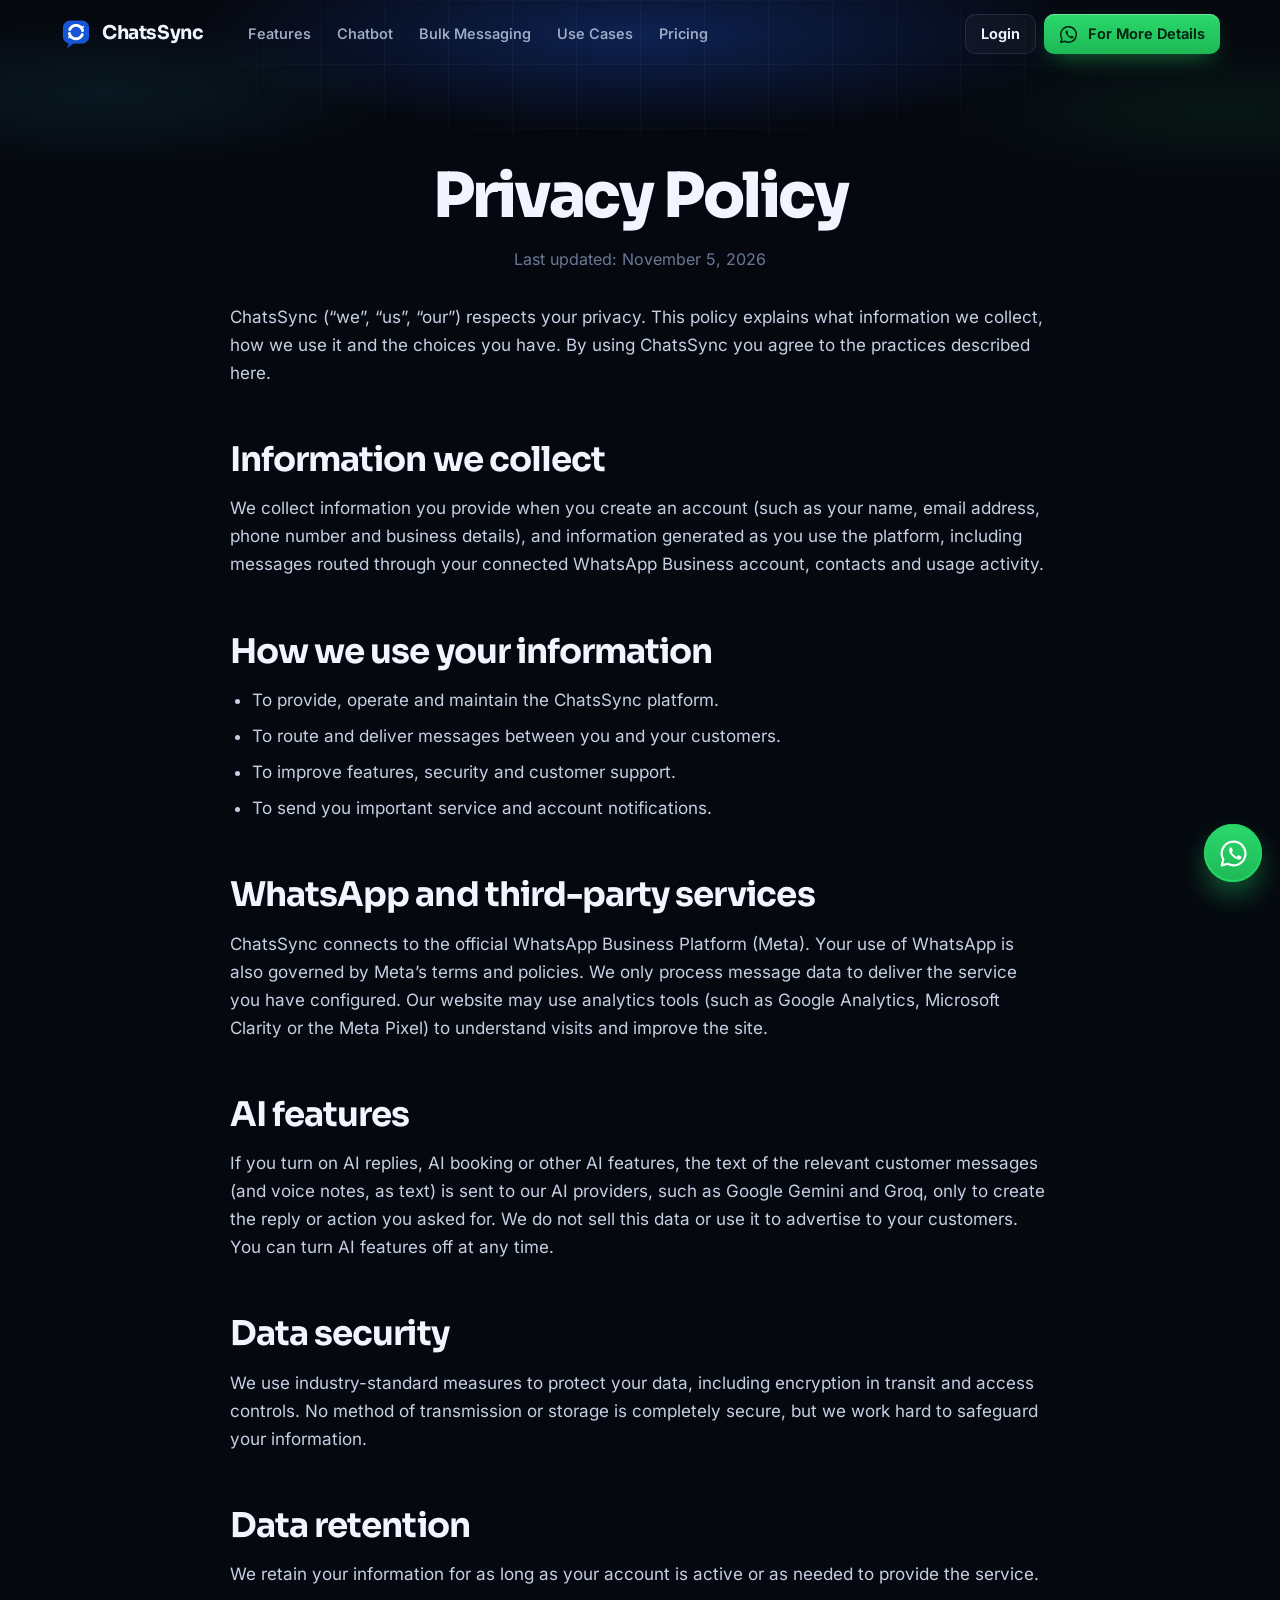
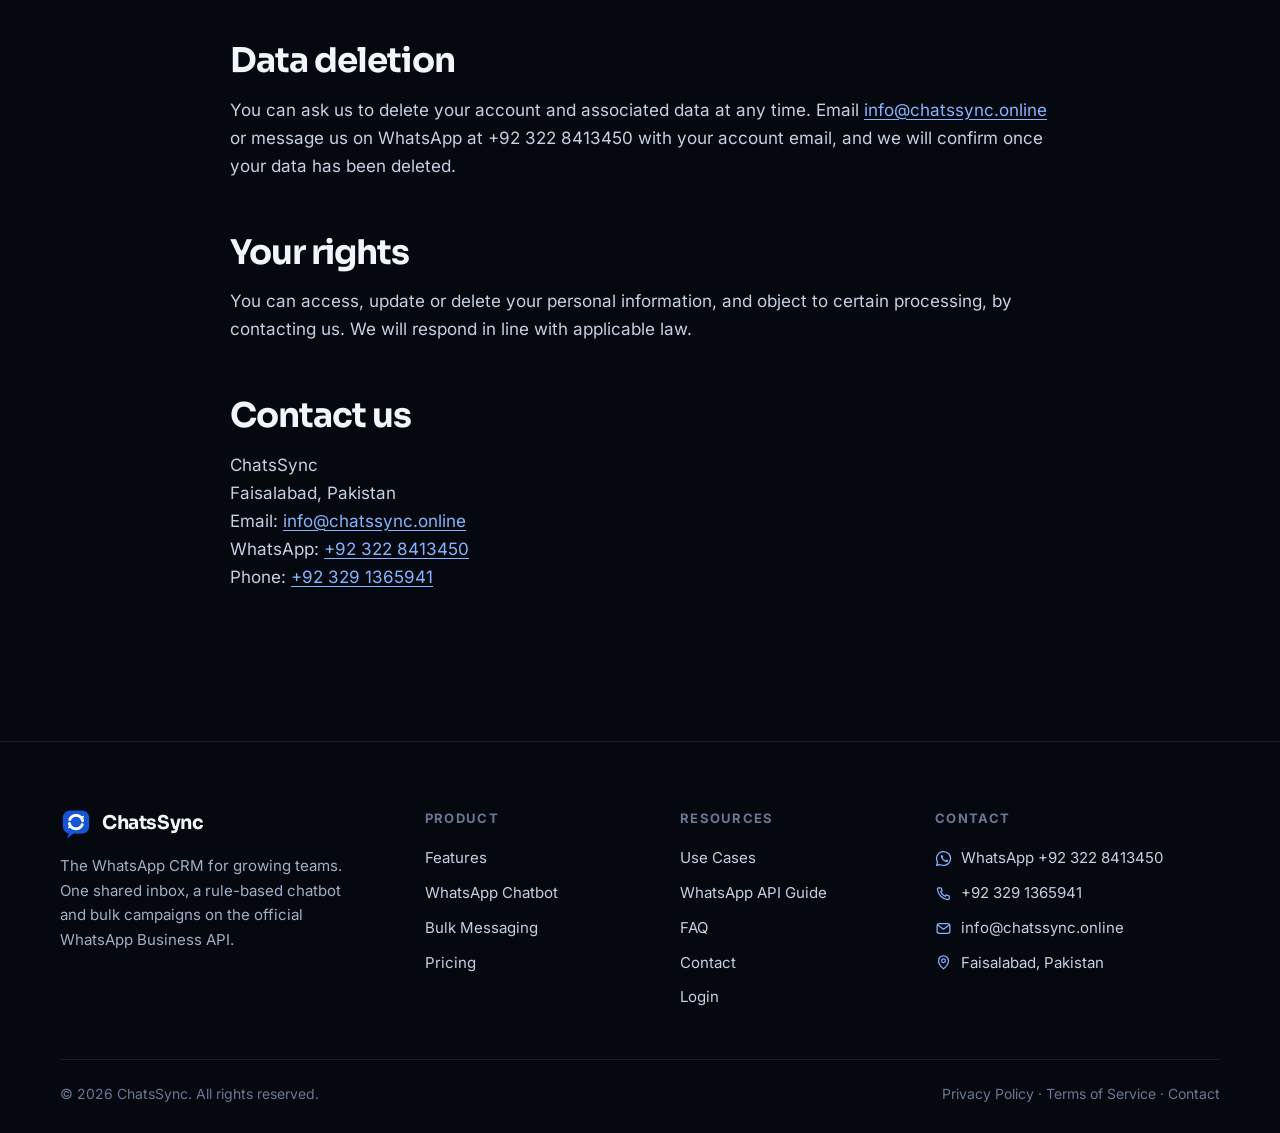
<file: privacy/index.html>
<!doctype html>
<html lang="en">
<head>
<meta charset="utf-8">
<meta name="viewport" content="width=device-width, initial-scale=1, viewport-fit=cover">
<title>Privacy Policy | ChatsSync</title>
<meta name="description" content="Read the ChatsSync privacy policy: what data we collect, how we use it, WhatsApp and Meta services, data security, retention and deletion.">
<link rel="canonical" href="https://chatssync.online/privacy/">
<meta name="robots" content="index, follow, max-image-preview:large, max-video-preview:-1">
<meta name="theme-color" content="#060A13">
<meta name="geo.region" content="PK-PB"><meta name="geo.placename" content="Faisalabad"><meta name="geo.position" content="31.4504;73.1350"><meta name="ICBM" content="31.4504, 73.1350">
<meta property="og:type" content="website"><meta property="og:site_name" content="ChatsSync"><meta property="og:title" content="Privacy Policy | ChatsSync"><meta property="og:description" content="Read the ChatsSync privacy policy: what data we collect, how we use it, WhatsApp and Meta services, data security, retention and deletion."><meta property="og:url" content="https://chatssync.online/privacy/"><meta property="og:image" content="https://chatssync.online/og-image.jpg"><meta property="og:image:width" content="1200"><meta property="og:image:height" content="630"><meta property="og:locale" content="en_US">
<meta name="twitter:card" content="summary_large_image"><meta name="twitter:title" content="Privacy Policy | ChatsSync"><meta name="twitter:description" content="Read the ChatsSync privacy policy: what data we collect, how we use it, WhatsApp and Meta services, data security, retention and deletion."><meta name="twitter:image" content="https://chatssync.online/og-image.jpg">
<link rel="icon" href="/favicon.ico" sizes="any"><link rel="icon" type="image/png" sizes="32x32" href="/favicon-32.png"><link rel="apple-touch-icon" href="/apple-touch-icon.png"><link rel="manifest" href="/site.webmanifest">
<link rel="preload" href="/assets/sora.woff2" as="font" type="font/woff2" crossorigin><link rel="preload" href="/assets/inter.woff2" as="font" type="font/woff2" crossorigin>
<link rel="stylesheet" href="/assets/site.css?v=2">
<script>document.documentElement.classList.add('js')</script>
<script type="application/ld+json">{"@context":"https://schema.org","@graph":[{"@type":"Organization","@id":"https://chatssync.online/#org","name":"ChatsSync","url":"https://chatssync.online/","logo":"https://chatssync.online/icon-512.png","description":"ChatsSync is a WhatsApp CRM built on the official WhatsApp Business API, with a shared team inbox, rule-based chatbot builder, bulk campaigns and Android app.","email":"info@chatssync.online","telephone":"+923228413450","address":{"@type":"PostalAddress","addressLocality":"Faisalabad","addressCountry":"PK"},"areaServed":[{"@type":"Country","name":"Pakistan"},{"@type":"Place","name":"Worldwide"}],"contactPoint":[{"@type":"ContactPoint","telephone":"+923228413450","contactType":"sales","availableLanguage":["English","Urdu"]}]},{"@type":"WebSite","@id":"https://chatssync.online/#website","url":"https://chatssync.online/","name":"ChatsSync","publisher":{"@id":"https://chatssync.online/#org"},"inLanguage":"en"},{"@type":"BreadcrumbList","itemListElement":[{"@type":"ListItem","position":1,"name":"Home","item":"https://chatssync.online/"},{"@type":"ListItem","position":2,"name":"Privacy Policy","item":"https://chatssync.online/privacy/"}]}]}</script>
</head>
<body>
<svg width="0" height="0" style="position:absolute" aria-hidden="true"><symbol id="i-wa" viewBox="0 0 24 24" fill="none" stroke="currentColor" stroke-width="1.8" stroke-linecap="round" stroke-linejoin="round"><path d="M12 2.2A9.8 9.8 0 0 0 3.6 17l-1.3 4.8 4.9-1.3A9.8 9.8 0 1 0 12 2.2z"/><path fill="currentColor" stroke="none" d="M8.7 7.4c.2-.4.4-.4.7-.4h.6c.2 0 .4 0 .6.4l.8 2c.1.3 0 .5-.1.7l-.5.6c-.1.2-.2.4 0 .6.4.8 1 1.5 1.7 2.1.6.5 1.2.9 1.9 1.2.2.1.4.1.6-.1l.7-.8c.2-.2.4-.3.7-.2l1.8.9c.3.1.4.3.4.5 0 .5-.2 1.2-.7 1.6-.6.5-1.4.7-2.2.5-1.7-.4-3.2-1.3-4.4-2.5-1.3-1.2-2.3-2.7-2.8-4.3-.3-1-.1-2 .5-2.8z"/></symbol><symbol id="i-arrow" viewBox="0 0 24 24" fill="none" stroke="currentColor" stroke-width="1.8" stroke-linecap="round" stroke-linejoin="round"><path d="M5 12h14M13 6l6 6-6 6"/></symbol><symbol id="i-check" viewBox="0 0 24 24" fill="none" stroke="currentColor" stroke-width="1.8" stroke-linecap="round" stroke-linejoin="round"><path d="M5 12.5l4.5 4.5L19 7.5"/></symbol><symbol id="i-x" viewBox="0 0 24 24" fill="none" stroke="currentColor" stroke-width="1.8" stroke-linecap="round" stroke-linejoin="round"><path d="M7 7l10 10M17 7L7 17"/></symbol><symbol id="i-phone" viewBox="0 0 24 24" fill="none" stroke="currentColor" stroke-width="1.8" stroke-linecap="round" stroke-linejoin="round"><path d="M5 4h3.5l1.6 4.2-2 1.4a11 11 0 0 0 6.3 6.3l1.4-2L20 15.5V19a1.5 1.5 0 0 1-1.6 1.5A16 16 0 0 1 3.5 5.6 1.5 1.5 0 0 1 5 4z"/></symbol><symbol id="i-mail" viewBox="0 0 24 24" fill="none" stroke="currentColor" stroke-width="1.8" stroke-linecap="round" stroke-linejoin="round"><rect x="3" y="5" width="18" height="14" rx="3"/><path d="M4 7l8 6 8-6"/></symbol><symbol id="i-pin" viewBox="0 0 24 24" fill="none" stroke="currentColor" stroke-width="1.8" stroke-linecap="round" stroke-linejoin="round"><path d="M12 21s7-6.1 7-11.5A7 7 0 0 0 5 9.5C5 14.9 12 21 12 21z"/><circle cx="12" cy="9.5" r="2.6"/></symbol><symbol id="i-bolt" viewBox="0 0 24 24" fill="none" stroke="currentColor" stroke-width="1.8" stroke-linecap="round" stroke-linejoin="round"><path d="M13 2L4 14h7l-1 8 9-12h-7z"/></symbol><symbol id="i-user" viewBox="0 0 24 24" fill="none" stroke="currentColor" stroke-width="1.8" stroke-linecap="round" stroke-linejoin="round"><circle cx="12" cy="8" r="4"/><path d="M4 20c1.5-4 4.5-5.5 8-5.5s6.5 1.5 8 5.5"/></symbol><symbol id="i-inbox" viewBox="0 0 24 24" fill="none" stroke="currentColor" stroke-width="1.8" stroke-linecap="round" stroke-linejoin="round"><path d="M3 13h5l1.5 3h5l1.5-3h5"/><path d="M5.5 5h13l2.5 8v5a1 1 0 0 1-1 1H4a1 1 0 0 1-1-1v-5z"/></symbol><symbol id="i-bot" viewBox="0 0 24 24" fill="none" stroke="currentColor" stroke-width="1.8" stroke-linecap="round" stroke-linejoin="round"><rect x="4" y="8" width="16" height="11" rx="3"/><path d="M12 4v4M9.5 16h5"/><circle cx="9" cy="12.5" r="1" fill="currentColor"/><circle cx="15" cy="12.5" r="1" fill="currentColor"/></symbol><symbol id="i-mega" viewBox="0 0 24 24" fill="none" stroke="currentColor" stroke-width="1.8" stroke-linecap="round" stroke-linejoin="round"><path d="M4 10v4h3l7 4V6l-7 4z"/><path d="M17.5 9.5a3.5 3.5 0 0 1 0 5M20 7.5a6.5 6.5 0 0 1 0 9"/></symbol><symbol id="i-file" viewBox="0 0 24 24" fill="none" stroke="currentColor" stroke-width="1.8" stroke-linecap="round" stroke-linejoin="round"><path d="M6 3h8l4 4v14H6z"/><path d="M14 3v4h4M9 13.5l2 2 4-4"/></symbol><symbol id="i-tag" viewBox="0 0 24 24" fill="none" stroke="currentColor" stroke-width="1.8" stroke-linecap="round" stroke-linejoin="round"><path d="M3 12V4h8l10 10-8 7z"/><circle cx="7.5" cy="8.5" r="1.5"/></symbol><symbol id="i-chart" viewBox="0 0 24 24" fill="none" stroke="currentColor" stroke-width="1.8" stroke-linecap="round" stroke-linejoin="round"><path d="M4 20V4M4 20h16"/><path d="M8 15l3-4 3 2 5-6"/></symbol><symbol id="i-mobile" viewBox="0 0 24 24" fill="none" stroke="currentColor" stroke-width="1.8" stroke-linecap="round" stroke-linejoin="round"><rect x="6" y="2.5" width="12" height="19" rx="3"/><path d="M10.5 18.5h3"/></symbol><symbol id="i-image" viewBox="0 0 24 24" fill="none" stroke="currentColor" stroke-width="1.8" stroke-linecap="round" stroke-linejoin="round"><rect x="3" y="4" width="18" height="16" rx="3"/><circle cx="9" cy="10" r="2"/><path d="M21 16l-5-5-9 9"/></symbol><symbol id="i-users" viewBox="0 0 24 24" fill="none" stroke="currentColor" stroke-width="1.8" stroke-linecap="round" stroke-linejoin="round"><circle cx="9" cy="8" r="3.5"/><path d="M2.5 20c.8-3.5 3.4-5.5 6.5-5.5s5.7 2 6.5 5.5"/><path d="M16 4.5a3.5 3.5 0 0 1 0 7M18.5 14.8c1.6.8 2.7 2.5 3 5.2"/></symbol><symbol id="i-shield" viewBox="0 0 24 24" fill="none" stroke="currentColor" stroke-width="1.8" stroke-linecap="round" stroke-linejoin="round"><path d="M12 3l7 3v5.5c0 4.5-3 8-7 9.5-4-1.5-7-5-7-9.5V6z"/><path d="M8.8 12.2l2.2 2.2 4.4-4.6"/></symbol><symbol id="i-clock" viewBox="0 0 24 24" fill="none" stroke="currentColor" stroke-width="1.8" stroke-linecap="round" stroke-linejoin="round"><circle cx="12" cy="12" r="9"/><path d="M12 7v5l3 2"/></symbol><symbol id="i-spark" viewBox="0 0 24 24" fill="none" stroke="currentColor" stroke-width="1.8" stroke-linecap="round" stroke-linejoin="round"><path d="M12 3l2 5 5 2-5 2-2 5-2-5-5-2 5-2z"/></symbol><symbol id="i-play" viewBox="0 0 24 24" fill="none" stroke="currentColor" stroke-width="1.8" stroke-linecap="round" stroke-linejoin="round"><path d="M8 5v14l11-7z" fill="currentColor"/></symbol><symbol id="i-globe" viewBox="0 0 24 24" fill="none" stroke="currentColor" stroke-width="1.8" stroke-linecap="round" stroke-linejoin="round"><circle cx="12" cy="12" r="9"/><path d="M3 12h18M12 3a14 14 0 0 1 0 18M12 3a14 14 0 0 0 0 18"/></symbol><symbol id="i-layers" viewBox="0 0 24 24" fill="none" stroke="currentColor" stroke-width="1.8" stroke-linecap="round" stroke-linejoin="round"><path d="M12 3l9 5-9 5-9-5z"/><path d="M3 13l9 5 9-5"/></symbol><symbol id="i-cart" viewBox="0 0 24 24" fill="none" stroke="currentColor" stroke-width="1.8" stroke-linecap="round" stroke-linejoin="round"><circle cx="9" cy="20" r="1.4"/><circle cx="17" cy="20" r="1.4"/><path d="M3 4h2.5l2.2 11h10.6L20.5 8H7"/></symbol><symbol id="i-health" viewBox="0 0 24 24" fill="none" stroke="currentColor" stroke-width="1.8" stroke-linecap="round" stroke-linejoin="round"><path d="M12 20s-7-4.4-7-10a4 4 0 0 1 7-2.6A4 4 0 0 1 19 10c0 5.6-7 10-7 10z"/><path d="M9 11.5h6M12 8.5v6"/></symbol><symbol id="i-home" viewBox="0 0 24 24" fill="none" stroke="currentColor" stroke-width="1.8" stroke-linecap="round" stroke-linejoin="round"><path d="M4 11l8-7 8 7v9H4z"/><path d="M10 20v-5h4v5"/></symbol><symbol id="i-scissors" viewBox="0 0 24 24" fill="none" stroke="currentColor" stroke-width="1.8" stroke-linecap="round" stroke-linejoin="round"><circle cx="6" cy="7" r="2.5"/><circle cx="6" cy="17" r="2.5"/><path d="M8 8.5L20 18M8 15.5L20 6"/></symbol><symbol id="i-food" viewBox="0 0 24 24" fill="none" stroke="currentColor" stroke-width="1.8" stroke-linecap="round" stroke-linejoin="round"><path d="M7 3v8M5 3v5a2 2 0 0 0 4 0V3M7 11v10M16 21V3c-2 1-3 4-3 7h3"/></symbol><symbol id="i-cap" viewBox="0 0 24 24" fill="none" stroke="currentColor" stroke-width="1.8" stroke-linecap="round" stroke-linejoin="round"><path d="M2 9l10-5 10 5-10 5z"/><path d="M6 11v5c3 2 9 2 12 0v-5"/></symbol><symbol id="i-plane" viewBox="0 0 24 24" fill="none" stroke="currentColor" stroke-width="1.8" stroke-linecap="round" stroke-linejoin="round"><path d="M2.5 13.5l19-8-6 15-3.5-6.5z"/><path d="M12 14l3-3"/></symbol><symbol id="i-store" viewBox="0 0 24 24" fill="none" stroke="currentColor" stroke-width="1.8" stroke-linecap="round" stroke-linejoin="round"><path d="M4 9l1.5-5h13L20 9"/><path d="M4 9a2.7 2.7 0 0 0 5.3 0 2.7 2.7 0 0 0 5.4 0A2.7 2.7 0 0 0 20 9"/><path d="M5 11v9h14v-9"/></symbol></svg>
<a class="sr" href="#main">Skip to content</a>
<header class="nav" id="nav"><div class="wrap nav-in">
<a class="brand" href="/" aria-label="ChatsSync home"><img src="/assets/logo-64.png" width="32" height="32" alt="">ChatsSync</a>
<nav class="nav-links" aria-label="Main"><a href="/features/">Features</a><a href="/whatsapp-chatbot/">Chatbot</a><a href="/whatsapp-bulk-messaging/">Bulk Messaging</a><a href="/use-cases/">Use Cases</a><a href="/pricing/">Pricing</a></nav>
<div class="nav-cta"><a class="btn btn-ghost btn-sm hide-m" href="https://app.chatssync.online/app/login">Login</a><a class="btn btn-wa btn-sm hide-m" href="https://wa.me/923228413450?text=Hi%20ChatsSync%2C%20I%20want%20more%20details%20about%20your%20WhatsApp%20CRM." target="_blank" rel="noopener" data-lead="nav"><svg class="ic" aria-hidden="true"><use href="#i-wa"/></svg><span>For More Details</span></a></div>
<button class="burger" id="burger" aria-label="Open menu" aria-expanded="false" aria-controls="mnav"><span></span></button>
</div></header>
<div class="mnav" id="mnav"><a href="/features/">Features</a><a href="/whatsapp-chatbot/">Chatbot</a><a href="/whatsapp-bulk-messaging/">Bulk Messaging</a><a href="/use-cases/">Use Cases</a><a href="/pricing/">Pricing</a><a href="/whatsapp-business-api-pakistan/">WhatsApp API Guide</a><a href="/#faq">FAQ</a><a href="https://app.chatssync.online/app/login">Login</a><a class="btn btn-wa" href="https://wa.me/923228413450?text=Hi%20ChatsSync%2C%20I%20want%20more%20details%20about%20your%20WhatsApp%20CRM." target="_blank" rel="noopener" data-lead="mobile_menu"><svg class="ic" aria-hidden="true"><use href="#i-wa"/></svg><span>For More Details</span></a></div>
<main id="main">
<section class="phero" style="padding-bottom:20px"><div class="bg-art"></div><div class="wrap"><h1>Privacy Policy</h1><p class="updated" style="color:var(--faint)">Last updated: November 5, 2026</p></div></section>
<section class="section" style="padding-top:10px"><div class="wrap"><article class="article legal">
<p>ChatsSync (&ldquo;we&rdquo;, &ldquo;us&rdquo;, &ldquo;our&rdquo;) respects your privacy. This policy explains what information we collect, how we use it and the choices you have. By using ChatsSync you agree to the practices described here.</p>
<h2>Information we collect</h2>
<p>We collect information you provide when you create an account (such as your name, email address, phone number and business details), and information generated as you use the platform, including messages routed through your connected WhatsApp Business account, contacts and usage activity.</p>
<h2>How we use your information</h2>
<ul><li>To provide, operate and maintain the ChatsSync platform.</li><li>To route and deliver messages between you and your customers.</li><li>To improve features, security and customer support.</li><li>To send you important service and account notifications.</li></ul>
<h2>WhatsApp and third-party services</h2>
<p>ChatsSync connects to the official WhatsApp Business Platform (Meta). Your use of WhatsApp is also governed by Meta&rsquo;s terms and policies. We only process message data to deliver the service you have configured. Our website may use analytics tools (such as Google Analytics, Microsoft Clarity or the Meta Pixel) to understand visits and improve the site.</p>
<h2>AI features</h2>
<p>If you turn on AI replies, AI booking or other AI features, the text of the relevant customer messages (and voice notes, as text) is sent to our AI providers, such as Google Gemini and Groq, only to create the reply or action you asked for. We do not sell this data or use it to advertise to your customers. You can turn AI features off at any time.</p>
<h2>Data security</h2>
<p>We use industry-standard measures to protect your data, including encryption in transit and access controls. No method of transmission or storage is completely secure, but we work hard to safeguard your information.</p>
<h2>Data retention</h2>
<p>We retain your information for as long as your account is active or as needed to provide the service.</p>
<h2>Data deletion</h2>
<p>You can ask us to delete your account and associated data at any time. Email <a href="mailto:info@chatssync.online">info@chatssync.online</a> or message us on WhatsApp at +92 322 8413450 with your account email, and we will confirm once your data has been deleted.</p>
<h2>Your rights</h2>
<p>You can access, update or delete your personal information, and object to certain processing, by contacting us. We will respond in line with applicable law.</p>
<h2>Contact us</h2><p>ChatsSync<br>Faisalabad, Pakistan<br>Email: <a href="mailto:info@chatssync.online">info@chatssync.online</a><br>WhatsApp: <a href="https://wa.me/923228413450" target="_blank" rel="noopener">+92 322 8413450</a><br>Phone: <a href="tel:+923291365941">+92 329 1365941</a></p></article></div></section>
</main>
<footer class="footer"><div class="wrap">
<div class="fgrid2">
<div><a class="brand" href="/"><img src="/assets/logo-64.png" width="32" height="32" alt="" loading="lazy">ChatsSync</a>
<p>The WhatsApp CRM for growing teams. One shared inbox, a rule-based chatbot and bulk campaigns on the official WhatsApp Business API.</p></div>
<div><p class="fh">Product</p><nav aria-label="Product"><a href="/features/">Features</a><a href="/whatsapp-chatbot/">WhatsApp Chatbot</a><a href="/whatsapp-bulk-messaging/">Bulk Messaging</a><a href="/pricing/">Pricing</a></nav></div>
<div><p class="fh">Resources</p><nav aria-label="Resources"><a href="/use-cases/">Use Cases</a><a href="/whatsapp-business-api-pakistan/">WhatsApp API Guide</a><a href="/#faq">FAQ</a><a href="/contact/">Contact</a><a href="https://app.chatssync.online/app/login">Login</a></nav></div>
<div><p class="fh">Contact</p><address>
<a href="https://wa.me/923228413450?text=Hi%20ChatsSync%2C%20I%20want%20more%20details%20about%20your%20WhatsApp%20CRM." target="_blank" rel="noopener" data-lead="footer"><svg class="ic" aria-hidden="true"><use href="#i-wa"/></svg>WhatsApp +92 322 8413450</a>
<a href="tel:+923291365941" data-lead="footer_call"><svg class="ic" aria-hidden="true"><use href="#i-phone"/></svg>+92 329 1365941</a>
<a href="mailto:info@chatssync.online"><svg class="ic" aria-hidden="true"><use href="#i-mail"/></svg>info@chatssync.online</a>
<span><svg class="ic" aria-hidden="true"><use href="#i-pin"/></svg>Faisalabad, Pakistan</span>
</address></div>
</div>
<div class="fbot"><span>&copy; <span data-year>2026</span> ChatsSync. All rights reserved.</span><span><a href="/privacy/">Privacy Policy</a> &middot; <a href="/terms/">Terms of Service</a> &middot; <a href="/contact/">Contact</a></span></div>
</div></footer>
<a class="wa-float" href="https://wa.me/923228413450?text=Hi%20ChatsSync%2C%20I%20want%20more%20details%20about%20your%20WhatsApp%20CRM." target="_blank" rel="noopener" aria-label="Chat with ChatsSync on WhatsApp" data-lead="float"><svg class="ic" aria-hidden="true"><use href="#i-wa"/></svg><span class="tip">Chat with us</span></a>
<script src="/assets/config.js?v=2" defer></script>
<script src="/assets/site.js?v=2" defer></script>
</body>
</html>
</file>
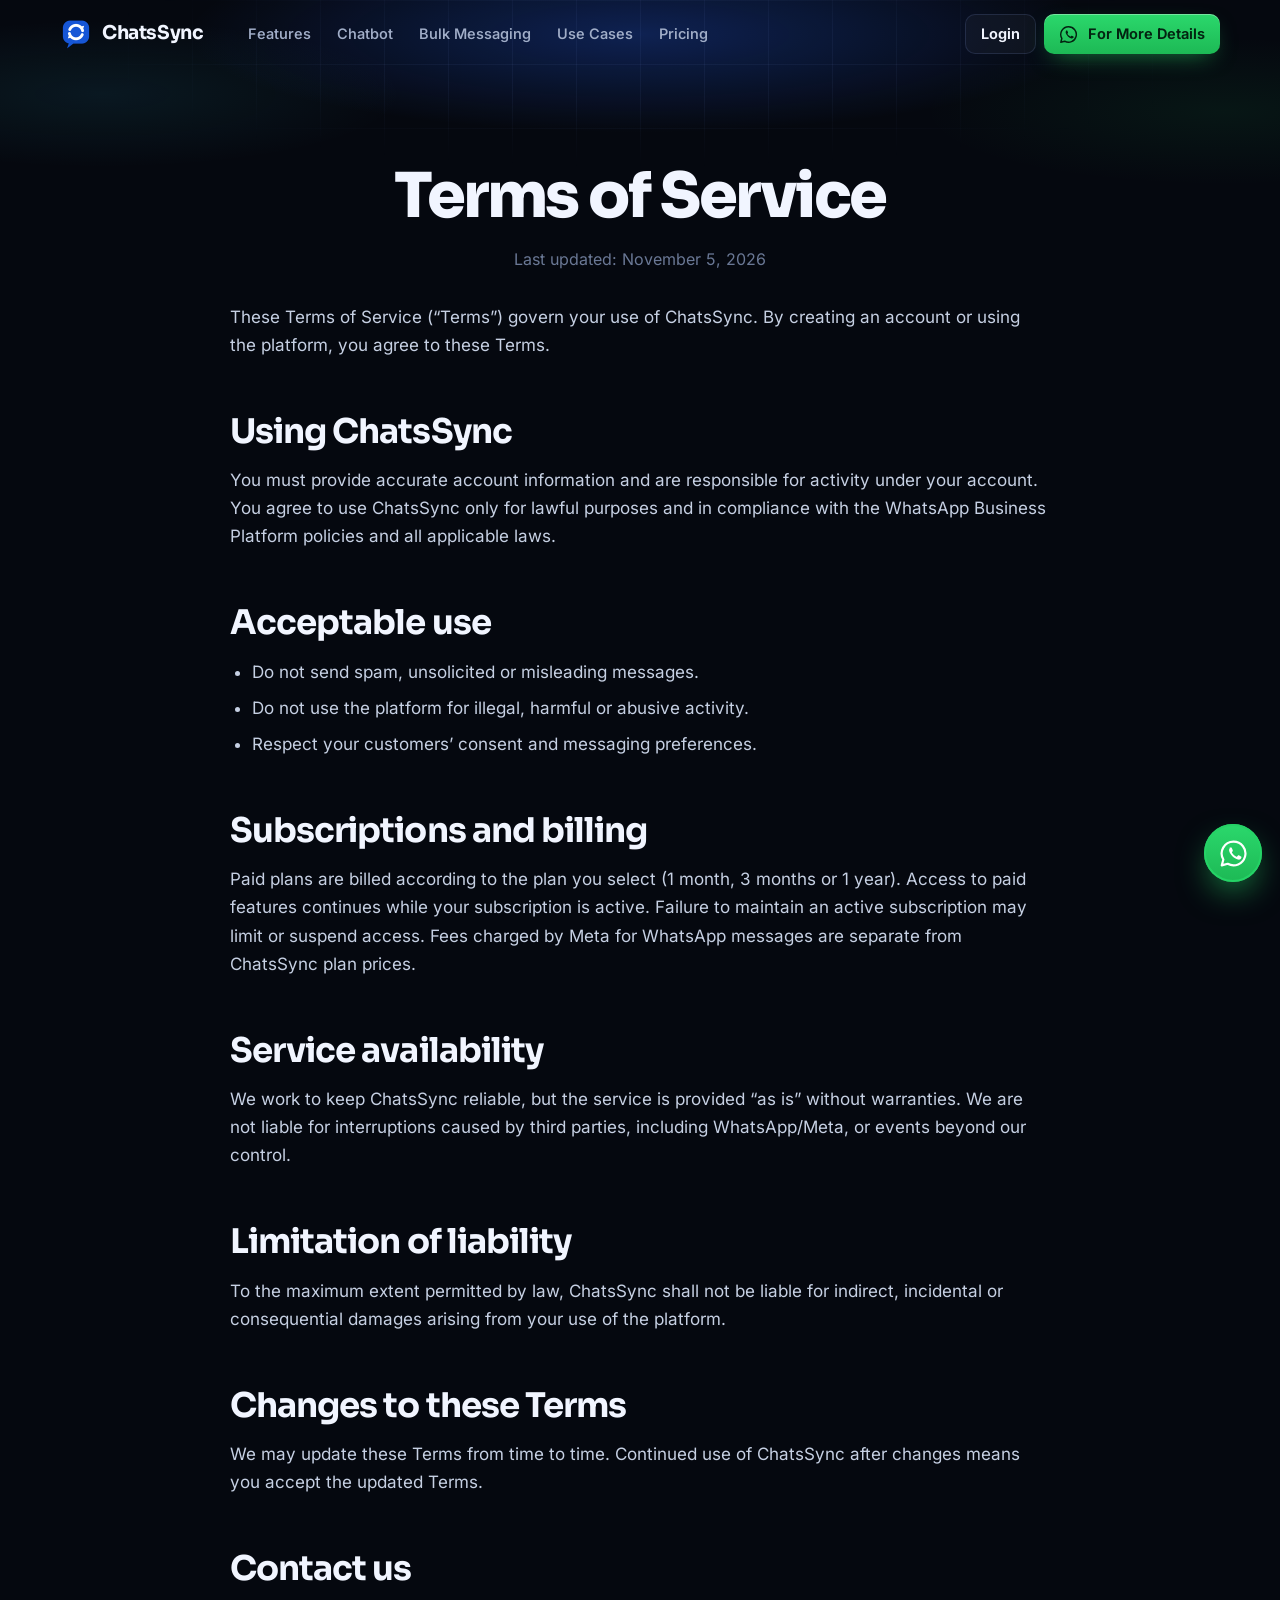
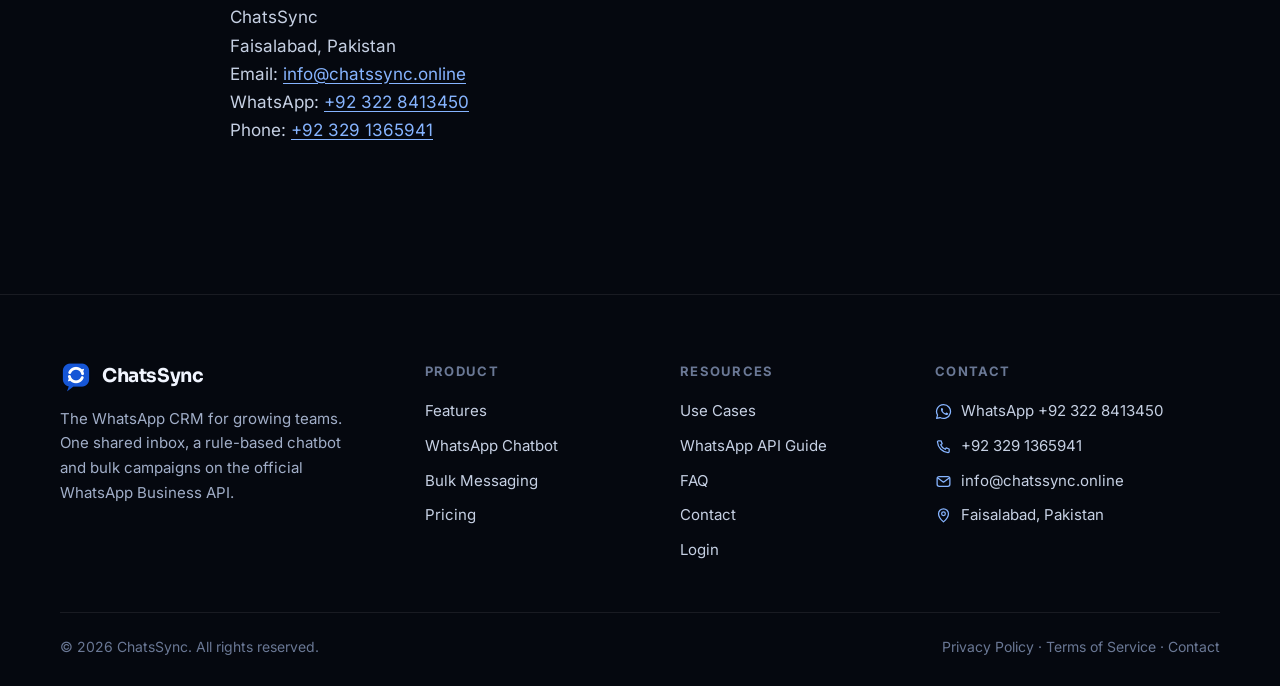
<file: terms/index.html>
<!doctype html>
<html lang="en">
<head>
<meta charset="utf-8">
<meta name="viewport" content="width=device-width, initial-scale=1, viewport-fit=cover">
<title>Terms of Service | ChatsSync</title>
<meta name="description" content="Read the ChatsSync terms of service: acceptable use, subscriptions and billing, service availability and limitation of liability.">
<link rel="canonical" href="https://chatssync.online/terms/">
<meta name="robots" content="index, follow, max-image-preview:large, max-video-preview:-1">
<meta name="theme-color" content="#060A13">
<meta name="geo.region" content="PK-PB"><meta name="geo.placename" content="Faisalabad"><meta name="geo.position" content="31.4504;73.1350"><meta name="ICBM" content="31.4504, 73.1350">
<meta property="og:type" content="website"><meta property="og:site_name" content="ChatsSync"><meta property="og:title" content="Terms of Service | ChatsSync"><meta property="og:description" content="Read the ChatsSync terms of service: acceptable use, subscriptions and billing, service availability and limitation of liability."><meta property="og:url" content="https://chatssync.online/terms/"><meta property="og:image" content="https://chatssync.online/og-image.jpg"><meta property="og:image:width" content="1200"><meta property="og:image:height" content="630"><meta property="og:locale" content="en_US">
<meta name="twitter:card" content="summary_large_image"><meta name="twitter:title" content="Terms of Service | ChatsSync"><meta name="twitter:description" content="Read the ChatsSync terms of service: acceptable use, subscriptions and billing, service availability and limitation of liability."><meta name="twitter:image" content="https://chatssync.online/og-image.jpg">
<link rel="icon" href="/favicon.ico" sizes="any"><link rel="icon" type="image/png" sizes="32x32" href="/favicon-32.png"><link rel="apple-touch-icon" href="/apple-touch-icon.png"><link rel="manifest" href="/site.webmanifest">
<link rel="preload" href="/assets/sora.woff2" as="font" type="font/woff2" crossorigin><link rel="preload" href="/assets/inter.woff2" as="font" type="font/woff2" crossorigin>
<link rel="stylesheet" href="/assets/site.css?v=2">
<script>document.documentElement.classList.add('js')</script>
<script type="application/ld+json">{"@context":"https://schema.org","@graph":[{"@type":"Organization","@id":"https://chatssync.online/#org","name":"ChatsSync","url":"https://chatssync.online/","logo":"https://chatssync.online/icon-512.png","description":"ChatsSync is a WhatsApp CRM built on the official WhatsApp Business API, with a shared team inbox, rule-based chatbot builder, bulk campaigns and Android app.","email":"info@chatssync.online","telephone":"+923228413450","address":{"@type":"PostalAddress","addressLocality":"Faisalabad","addressCountry":"PK"},"areaServed":[{"@type":"Country","name":"Pakistan"},{"@type":"Place","name":"Worldwide"}],"contactPoint":[{"@type":"ContactPoint","telephone":"+923228413450","contactType":"sales","availableLanguage":["English","Urdu"]}]},{"@type":"WebSite","@id":"https://chatssync.online/#website","url":"https://chatssync.online/","name":"ChatsSync","publisher":{"@id":"https://chatssync.online/#org"},"inLanguage":"en"},{"@type":"BreadcrumbList","itemListElement":[{"@type":"ListItem","position":1,"name":"Home","item":"https://chatssync.online/"},{"@type":"ListItem","position":2,"name":"Terms of Service","item":"https://chatssync.online/terms/"}]}]}</script>
</head>
<body>
<svg width="0" height="0" style="position:absolute" aria-hidden="true"><symbol id="i-wa" viewBox="0 0 24 24" fill="none" stroke="currentColor" stroke-width="1.8" stroke-linecap="round" stroke-linejoin="round"><path d="M12 2.2A9.8 9.8 0 0 0 3.6 17l-1.3 4.8 4.9-1.3A9.8 9.8 0 1 0 12 2.2z"/><path fill="currentColor" stroke="none" d="M8.7 7.4c.2-.4.4-.4.7-.4h.6c.2 0 .4 0 .6.4l.8 2c.1.3 0 .5-.1.7l-.5.6c-.1.2-.2.4 0 .6.4.8 1 1.5 1.7 2.1.6.5 1.2.9 1.9 1.2.2.1.4.1.6-.1l.7-.8c.2-.2.4-.3.7-.2l1.8.9c.3.1.4.3.4.5 0 .5-.2 1.2-.7 1.6-.6.5-1.4.7-2.2.5-1.7-.4-3.2-1.3-4.4-2.5-1.3-1.2-2.3-2.7-2.8-4.3-.3-1-.1-2 .5-2.8z"/></symbol><symbol id="i-arrow" viewBox="0 0 24 24" fill="none" stroke="currentColor" stroke-width="1.8" stroke-linecap="round" stroke-linejoin="round"><path d="M5 12h14M13 6l6 6-6 6"/></symbol><symbol id="i-check" viewBox="0 0 24 24" fill="none" stroke="currentColor" stroke-width="1.8" stroke-linecap="round" stroke-linejoin="round"><path d="M5 12.5l4.5 4.5L19 7.5"/></symbol><symbol id="i-x" viewBox="0 0 24 24" fill="none" stroke="currentColor" stroke-width="1.8" stroke-linecap="round" stroke-linejoin="round"><path d="M7 7l10 10M17 7L7 17"/></symbol><symbol id="i-phone" viewBox="0 0 24 24" fill="none" stroke="currentColor" stroke-width="1.8" stroke-linecap="round" stroke-linejoin="round"><path d="M5 4h3.5l1.6 4.2-2 1.4a11 11 0 0 0 6.3 6.3l1.4-2L20 15.5V19a1.5 1.5 0 0 1-1.6 1.5A16 16 0 0 1 3.5 5.6 1.5 1.5 0 0 1 5 4z"/></symbol><symbol id="i-mail" viewBox="0 0 24 24" fill="none" stroke="currentColor" stroke-width="1.8" stroke-linecap="round" stroke-linejoin="round"><rect x="3" y="5" width="18" height="14" rx="3"/><path d="M4 7l8 6 8-6"/></symbol><symbol id="i-pin" viewBox="0 0 24 24" fill="none" stroke="currentColor" stroke-width="1.8" stroke-linecap="round" stroke-linejoin="round"><path d="M12 21s7-6.1 7-11.5A7 7 0 0 0 5 9.5C5 14.9 12 21 12 21z"/><circle cx="12" cy="9.5" r="2.6"/></symbol><symbol id="i-bolt" viewBox="0 0 24 24" fill="none" stroke="currentColor" stroke-width="1.8" stroke-linecap="round" stroke-linejoin="round"><path d="M13 2L4 14h7l-1 8 9-12h-7z"/></symbol><symbol id="i-user" viewBox="0 0 24 24" fill="none" stroke="currentColor" stroke-width="1.8" stroke-linecap="round" stroke-linejoin="round"><circle cx="12" cy="8" r="4"/><path d="M4 20c1.5-4 4.5-5.5 8-5.5s6.5 1.5 8 5.5"/></symbol><symbol id="i-inbox" viewBox="0 0 24 24" fill="none" stroke="currentColor" stroke-width="1.8" stroke-linecap="round" stroke-linejoin="round"><path d="M3 13h5l1.5 3h5l1.5-3h5"/><path d="M5.5 5h13l2.5 8v5a1 1 0 0 1-1 1H4a1 1 0 0 1-1-1v-5z"/></symbol><symbol id="i-bot" viewBox="0 0 24 24" fill="none" stroke="currentColor" stroke-width="1.8" stroke-linecap="round" stroke-linejoin="round"><rect x="4" y="8" width="16" height="11" rx="3"/><path d="M12 4v4M9.5 16h5"/><circle cx="9" cy="12.5" r="1" fill="currentColor"/><circle cx="15" cy="12.5" r="1" fill="currentColor"/></symbol><symbol id="i-mega" viewBox="0 0 24 24" fill="none" stroke="currentColor" stroke-width="1.8" stroke-linecap="round" stroke-linejoin="round"><path d="M4 10v4h3l7 4V6l-7 4z"/><path d="M17.5 9.5a3.5 3.5 0 0 1 0 5M20 7.5a6.5 6.5 0 0 1 0 9"/></symbol><symbol id="i-file" viewBox="0 0 24 24" fill="none" stroke="currentColor" stroke-width="1.8" stroke-linecap="round" stroke-linejoin="round"><path d="M6 3h8l4 4v14H6z"/><path d="M14 3v4h4M9 13.5l2 2 4-4"/></symbol><symbol id="i-tag" viewBox="0 0 24 24" fill="none" stroke="currentColor" stroke-width="1.8" stroke-linecap="round" stroke-linejoin="round"><path d="M3 12V4h8l10 10-8 7z"/><circle cx="7.5" cy="8.5" r="1.5"/></symbol><symbol id="i-chart" viewBox="0 0 24 24" fill="none" stroke="currentColor" stroke-width="1.8" stroke-linecap="round" stroke-linejoin="round"><path d="M4 20V4M4 20h16"/><path d="M8 15l3-4 3 2 5-6"/></symbol><symbol id="i-mobile" viewBox="0 0 24 24" fill="none" stroke="currentColor" stroke-width="1.8" stroke-linecap="round" stroke-linejoin="round"><rect x="6" y="2.5" width="12" height="19" rx="3"/><path d="M10.5 18.5h3"/></symbol><symbol id="i-image" viewBox="0 0 24 24" fill="none" stroke="currentColor" stroke-width="1.8" stroke-linecap="round" stroke-linejoin="round"><rect x="3" y="4" width="18" height="16" rx="3"/><circle cx="9" cy="10" r="2"/><path d="M21 16l-5-5-9 9"/></symbol><symbol id="i-users" viewBox="0 0 24 24" fill="none" stroke="currentColor" stroke-width="1.8" stroke-linecap="round" stroke-linejoin="round"><circle cx="9" cy="8" r="3.5"/><path d="M2.5 20c.8-3.5 3.4-5.5 6.5-5.5s5.7 2 6.5 5.5"/><path d="M16 4.5a3.5 3.5 0 0 1 0 7M18.5 14.8c1.6.8 2.7 2.5 3 5.2"/></symbol><symbol id="i-shield" viewBox="0 0 24 24" fill="none" stroke="currentColor" stroke-width="1.8" stroke-linecap="round" stroke-linejoin="round"><path d="M12 3l7 3v5.5c0 4.5-3 8-7 9.5-4-1.5-7-5-7-9.5V6z"/><path d="M8.8 12.2l2.2 2.2 4.4-4.6"/></symbol><symbol id="i-clock" viewBox="0 0 24 24" fill="none" stroke="currentColor" stroke-width="1.8" stroke-linecap="round" stroke-linejoin="round"><circle cx="12" cy="12" r="9"/><path d="M12 7v5l3 2"/></symbol><symbol id="i-spark" viewBox="0 0 24 24" fill="none" stroke="currentColor" stroke-width="1.8" stroke-linecap="round" stroke-linejoin="round"><path d="M12 3l2 5 5 2-5 2-2 5-2-5-5-2 5-2z"/></symbol><symbol id="i-play" viewBox="0 0 24 24" fill="none" stroke="currentColor" stroke-width="1.8" stroke-linecap="round" stroke-linejoin="round"><path d="M8 5v14l11-7z" fill="currentColor"/></symbol><symbol id="i-globe" viewBox="0 0 24 24" fill="none" stroke="currentColor" stroke-width="1.8" stroke-linecap="round" stroke-linejoin="round"><circle cx="12" cy="12" r="9"/><path d="M3 12h18M12 3a14 14 0 0 1 0 18M12 3a14 14 0 0 0 0 18"/></symbol><symbol id="i-layers" viewBox="0 0 24 24" fill="none" stroke="currentColor" stroke-width="1.8" stroke-linecap="round" stroke-linejoin="round"><path d="M12 3l9 5-9 5-9-5z"/><path d="M3 13l9 5 9-5"/></symbol><symbol id="i-cart" viewBox="0 0 24 24" fill="none" stroke="currentColor" stroke-width="1.8" stroke-linecap="round" stroke-linejoin="round"><circle cx="9" cy="20" r="1.4"/><circle cx="17" cy="20" r="1.4"/><path d="M3 4h2.5l2.2 11h10.6L20.5 8H7"/></symbol><symbol id="i-health" viewBox="0 0 24 24" fill="none" stroke="currentColor" stroke-width="1.8" stroke-linecap="round" stroke-linejoin="round"><path d="M12 20s-7-4.4-7-10a4 4 0 0 1 7-2.6A4 4 0 0 1 19 10c0 5.6-7 10-7 10z"/><path d="M9 11.5h6M12 8.5v6"/></symbol><symbol id="i-home" viewBox="0 0 24 24" fill="none" stroke="currentColor" stroke-width="1.8" stroke-linecap="round" stroke-linejoin="round"><path d="M4 11l8-7 8 7v9H4z"/><path d="M10 20v-5h4v5"/></symbol><symbol id="i-scissors" viewBox="0 0 24 24" fill="none" stroke="currentColor" stroke-width="1.8" stroke-linecap="round" stroke-linejoin="round"><circle cx="6" cy="7" r="2.5"/><circle cx="6" cy="17" r="2.5"/><path d="M8 8.5L20 18M8 15.5L20 6"/></symbol><symbol id="i-food" viewBox="0 0 24 24" fill="none" stroke="currentColor" stroke-width="1.8" stroke-linecap="round" stroke-linejoin="round"><path d="M7 3v8M5 3v5a2 2 0 0 0 4 0V3M7 11v10M16 21V3c-2 1-3 4-3 7h3"/></symbol><symbol id="i-cap" viewBox="0 0 24 24" fill="none" stroke="currentColor" stroke-width="1.8" stroke-linecap="round" stroke-linejoin="round"><path d="M2 9l10-5 10 5-10 5z"/><path d="M6 11v5c3 2 9 2 12 0v-5"/></symbol><symbol id="i-plane" viewBox="0 0 24 24" fill="none" stroke="currentColor" stroke-width="1.8" stroke-linecap="round" stroke-linejoin="round"><path d="M2.5 13.5l19-8-6 15-3.5-6.5z"/><path d="M12 14l3-3"/></symbol><symbol id="i-store" viewBox="0 0 24 24" fill="none" stroke="currentColor" stroke-width="1.8" stroke-linecap="round" stroke-linejoin="round"><path d="M4 9l1.5-5h13L20 9"/><path d="M4 9a2.7 2.7 0 0 0 5.3 0 2.7 2.7 0 0 0 5.4 0A2.7 2.7 0 0 0 20 9"/><path d="M5 11v9h14v-9"/></symbol></svg>
<a class="sr" href="#main">Skip to content</a>
<header class="nav" id="nav"><div class="wrap nav-in">
<a class="brand" href="/" aria-label="ChatsSync home"><img src="/assets/logo-64.png" width="32" height="32" alt="">ChatsSync</a>
<nav class="nav-links" aria-label="Main"><a href="/features/">Features</a><a href="/whatsapp-chatbot/">Chatbot</a><a href="/whatsapp-bulk-messaging/">Bulk Messaging</a><a href="/use-cases/">Use Cases</a><a href="/pricing/">Pricing</a></nav>
<div class="nav-cta"><a class="btn btn-ghost btn-sm hide-m" href="https://app.chatssync.online/app/login">Login</a><a class="btn btn-wa btn-sm hide-m" href="https://wa.me/923228413450?text=Hi%20ChatsSync%2C%20I%20want%20more%20details%20about%20your%20WhatsApp%20CRM." target="_blank" rel="noopener" data-lead="nav"><svg class="ic" aria-hidden="true"><use href="#i-wa"/></svg><span>For More Details</span></a></div>
<button class="burger" id="burger" aria-label="Open menu" aria-expanded="false" aria-controls="mnav"><span></span></button>
</div></header>
<div class="mnav" id="mnav"><a href="/features/">Features</a><a href="/whatsapp-chatbot/">Chatbot</a><a href="/whatsapp-bulk-messaging/">Bulk Messaging</a><a href="/use-cases/">Use Cases</a><a href="/pricing/">Pricing</a><a href="/whatsapp-business-api-pakistan/">WhatsApp API Guide</a><a href="/#faq">FAQ</a><a href="https://app.chatssync.online/app/login">Login</a><a class="btn btn-wa" href="https://wa.me/923228413450?text=Hi%20ChatsSync%2C%20I%20want%20more%20details%20about%20your%20WhatsApp%20CRM." target="_blank" rel="noopener" data-lead="mobile_menu"><svg class="ic" aria-hidden="true"><use href="#i-wa"/></svg><span>For More Details</span></a></div>
<main id="main">
<section class="phero" style="padding-bottom:20px"><div class="bg-art"></div><div class="wrap"><h1>Terms of Service</h1><p class="updated" style="color:var(--faint)">Last updated: November 5, 2026</p></div></section>
<section class="section" style="padding-top:10px"><div class="wrap"><article class="article legal">
<p>These Terms of Service (&ldquo;Terms&rdquo;) govern your use of ChatsSync. By creating an account or using the platform, you agree to these Terms.</p>
<h2>Using ChatsSync</h2>
<p>You must provide accurate account information and are responsible for activity under your account. You agree to use ChatsSync only for lawful purposes and in compliance with the WhatsApp Business Platform policies and all applicable laws.</p>
<h2>Acceptable use</h2>
<ul><li>Do not send spam, unsolicited or misleading messages.</li><li>Do not use the platform for illegal, harmful or abusive activity.</li><li>Respect your customers&rsquo; consent and messaging preferences.</li></ul>
<h2>Subscriptions and billing</h2>
<p>Paid plans are billed according to the plan you select (1 month, 3 months or 1 year). Access to paid features continues while your subscription is active. Failure to maintain an active subscription may limit or suspend access. Fees charged by Meta for WhatsApp messages are separate from ChatsSync plan prices.</p>
<h2>Service availability</h2>
<p>We work to keep ChatsSync reliable, but the service is provided &ldquo;as is&rdquo; without warranties. We are not liable for interruptions caused by third parties, including WhatsApp/Meta, or events beyond our control.</p>
<h2>Limitation of liability</h2>
<p>To the maximum extent permitted by law, ChatsSync shall not be liable for indirect, incidental or consequential damages arising from your use of the platform.</p>
<h2>Changes to these Terms</h2>
<p>We may update these Terms from time to time. Continued use of ChatsSync after changes means you accept the updated Terms.</p>
<h2>Contact us</h2><p>ChatsSync<br>Faisalabad, Pakistan<br>Email: <a href="mailto:info@chatssync.online">info@chatssync.online</a><br>WhatsApp: <a href="https://wa.me/923228413450" target="_blank" rel="noopener">+92 322 8413450</a><br>Phone: <a href="tel:+923291365941">+92 329 1365941</a></p></article></div></section>
</main>
<footer class="footer"><div class="wrap">
<div class="fgrid2">
<div><a class="brand" href="/"><img src="/assets/logo-64.png" width="32" height="32" alt="" loading="lazy">ChatsSync</a>
<p>The WhatsApp CRM for growing teams. One shared inbox, a rule-based chatbot and bulk campaigns on the official WhatsApp Business API.</p></div>
<div><p class="fh">Product</p><nav aria-label="Product"><a href="/features/">Features</a><a href="/whatsapp-chatbot/">WhatsApp Chatbot</a><a href="/whatsapp-bulk-messaging/">Bulk Messaging</a><a href="/pricing/">Pricing</a></nav></div>
<div><p class="fh">Resources</p><nav aria-label="Resources"><a href="/use-cases/">Use Cases</a><a href="/whatsapp-business-api-pakistan/">WhatsApp API Guide</a><a href="/#faq">FAQ</a><a href="/contact/">Contact</a><a href="https://app.chatssync.online/app/login">Login</a></nav></div>
<div><p class="fh">Contact</p><address>
<a href="https://wa.me/923228413450?text=Hi%20ChatsSync%2C%20I%20want%20more%20details%20about%20your%20WhatsApp%20CRM." target="_blank" rel="noopener" data-lead="footer"><svg class="ic" aria-hidden="true"><use href="#i-wa"/></svg>WhatsApp +92 322 8413450</a>
<a href="tel:+923291365941" data-lead="footer_call"><svg class="ic" aria-hidden="true"><use href="#i-phone"/></svg>+92 329 1365941</a>
<a href="mailto:info@chatssync.online"><svg class="ic" aria-hidden="true"><use href="#i-mail"/></svg>info@chatssync.online</a>
<span><svg class="ic" aria-hidden="true"><use href="#i-pin"/></svg>Faisalabad, Pakistan</span>
</address></div>
</div>
<div class="fbot"><span>&copy; <span data-year>2026</span> ChatsSync. All rights reserved.</span><span><a href="/privacy/">Privacy Policy</a> &middot; <a href="/terms/">Terms of Service</a> &middot; <a href="/contact/">Contact</a></span></div>
</div></footer>
<a class="wa-float" href="https://wa.me/923228413450?text=Hi%20ChatsSync%2C%20I%20want%20more%20details%20about%20your%20WhatsApp%20CRM." target="_blank" rel="noopener" aria-label="Chat with ChatsSync on WhatsApp" data-lead="float"><svg class="ic" aria-hidden="true"><use href="#i-wa"/></svg><span class="tip">Chat with us</span></a>
<script src="/assets/config.js?v=2" defer></script>
<script src="/assets/site.js?v=2" defer></script>
</body>
</html>
</file>
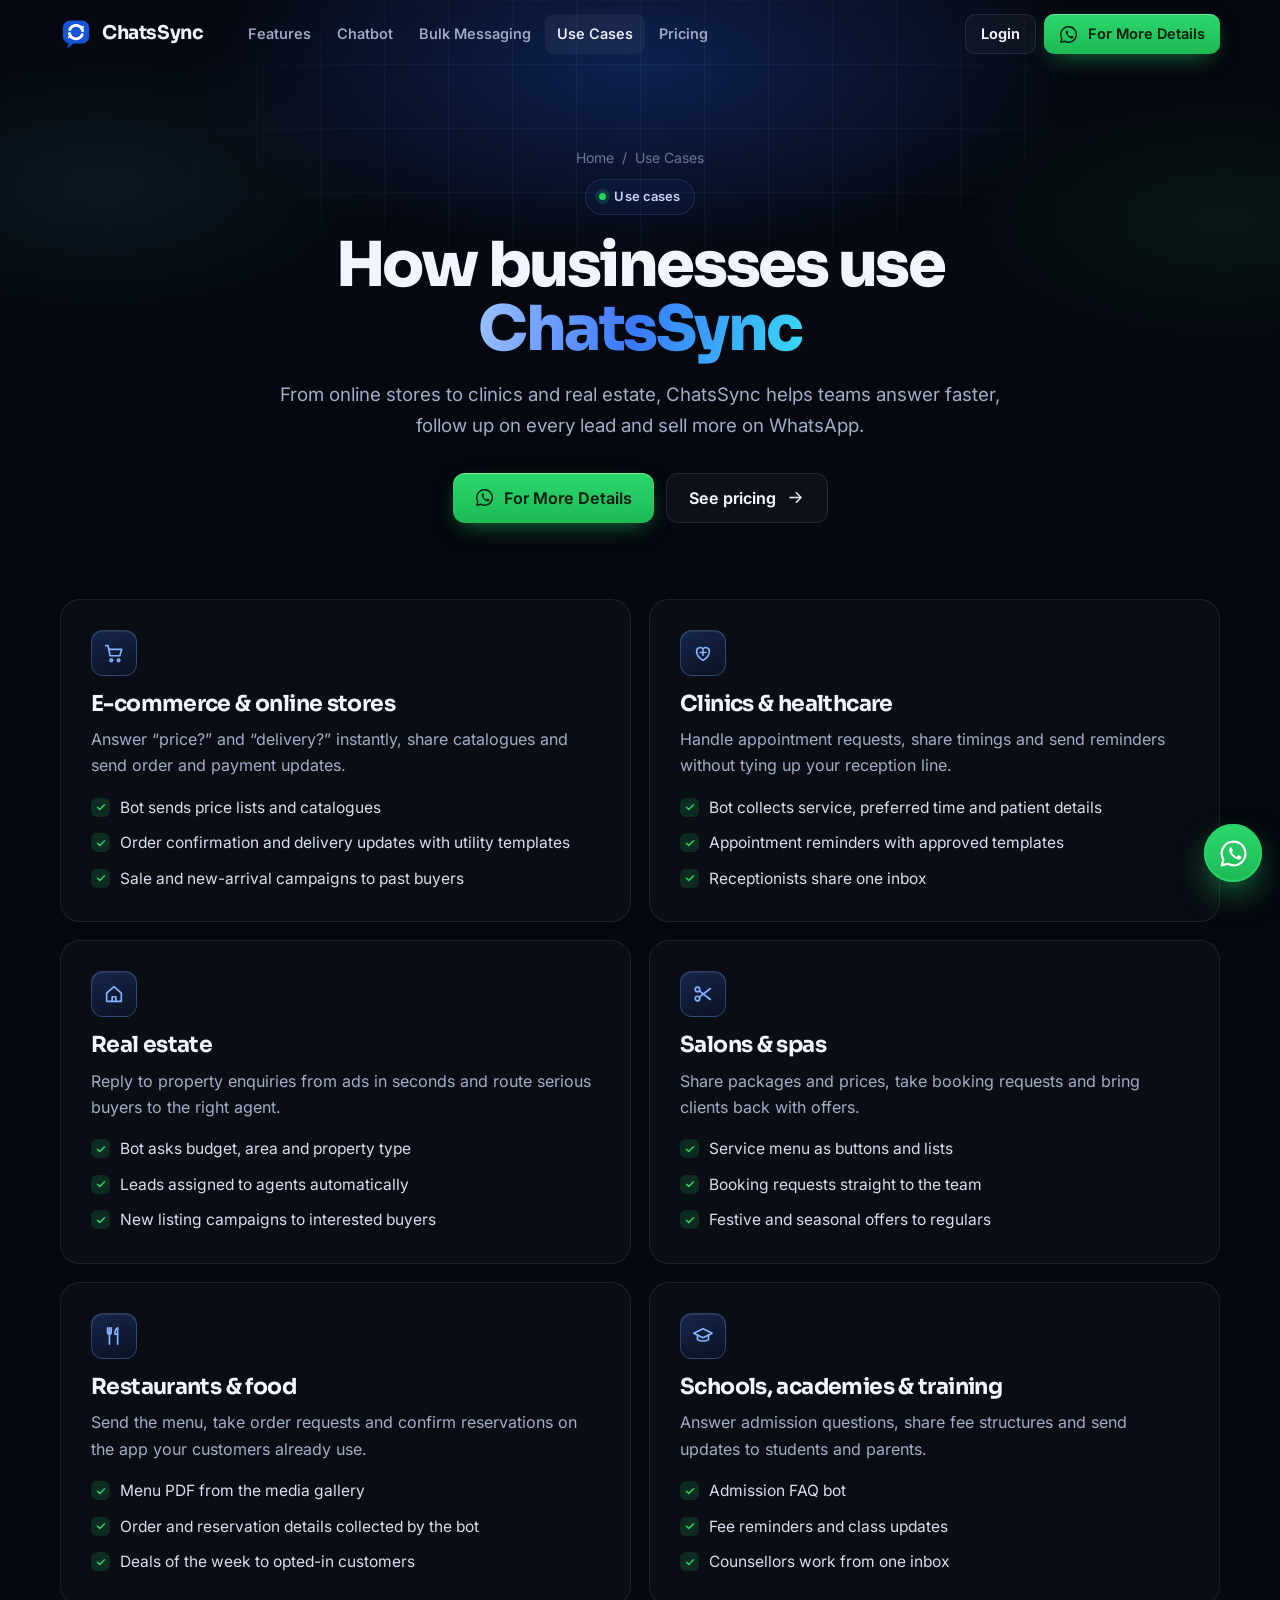
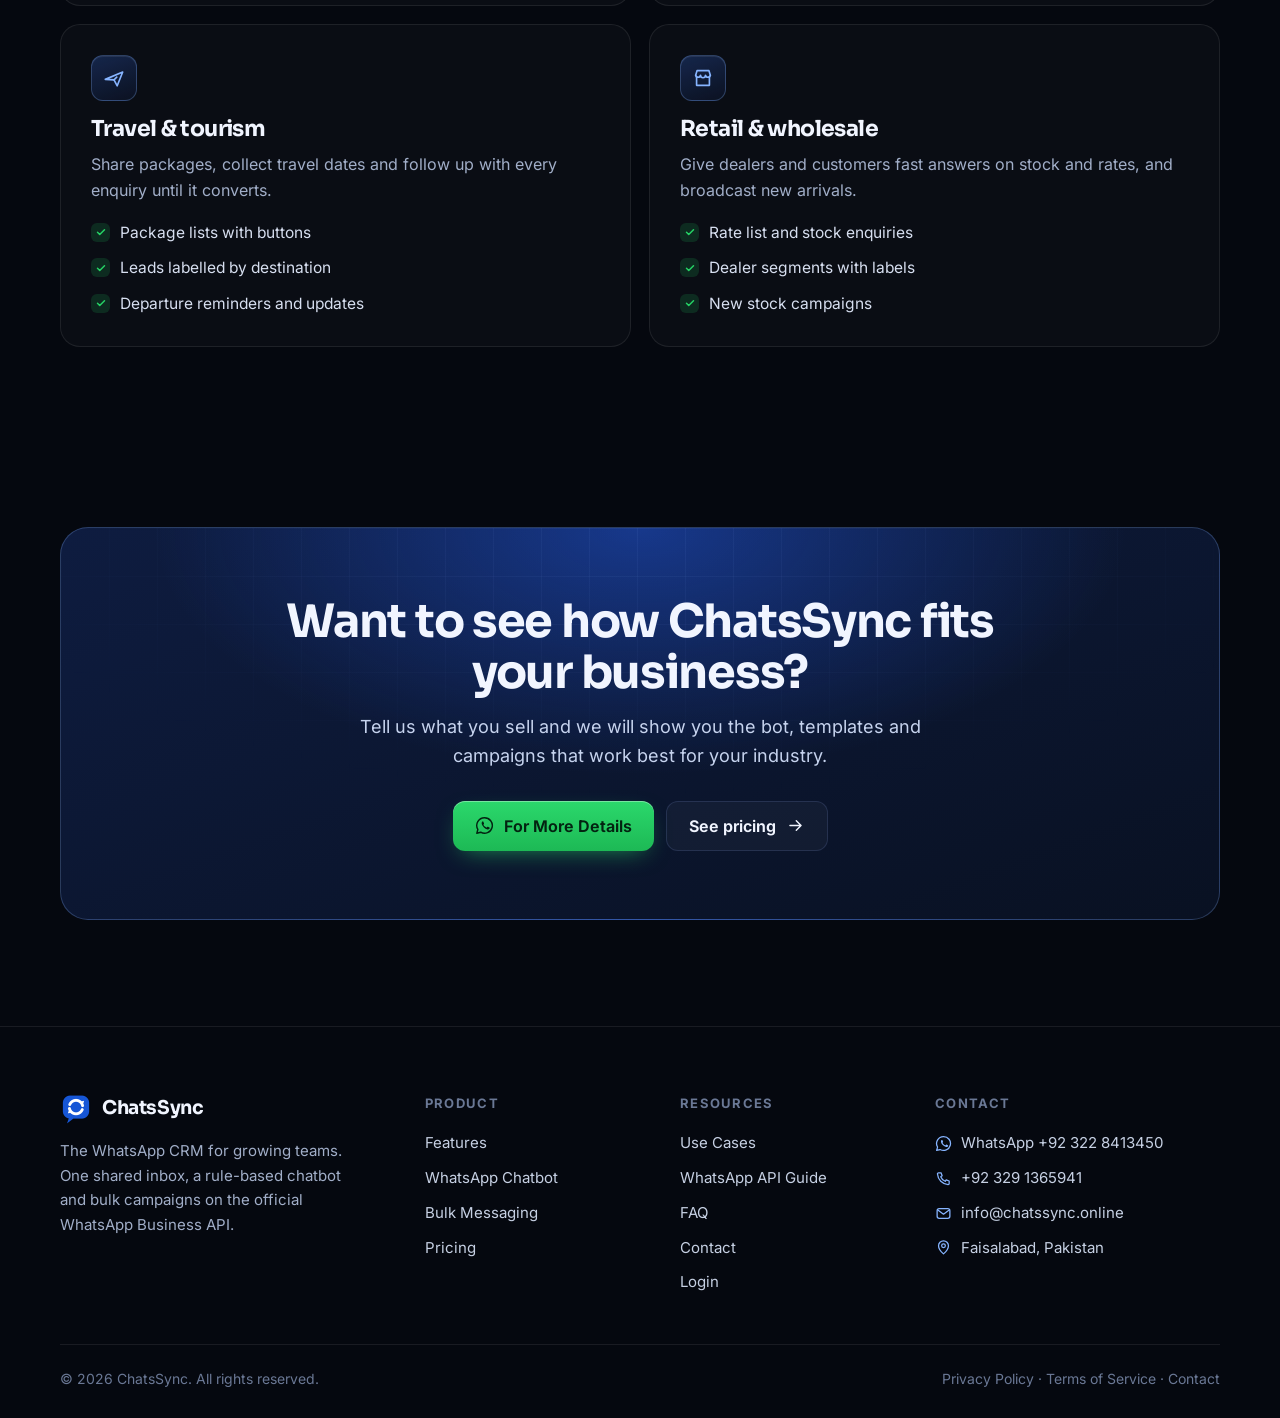
<file: use-cases/index.html>
<!doctype html>
<html lang="en">
<head>
<meta charset="utf-8">
<meta name="viewport" content="width=device-width, initial-scale=1, viewport-fit=cover">
<title>WhatsApp CRM Use Cases: E-commerce, Clinics, Real Estate | ChatsSync</title>
<meta name="description" content="See how e-commerce stores, clinics, real estate agencies, salons, restaurants, schools and travel agents use ChatsSync to sell and support customers on WhatsApp.">
<link rel="canonical" href="https://chatssync.online/use-cases/">
<meta name="robots" content="index, follow, max-image-preview:large, max-video-preview:-1">
<meta name="theme-color" content="#060A13">
<meta name="geo.region" content="PK-PB"><meta name="geo.placename" content="Faisalabad"><meta name="geo.position" content="31.4504;73.1350"><meta name="ICBM" content="31.4504, 73.1350">
<meta property="og:type" content="website"><meta property="og:site_name" content="ChatsSync"><meta property="og:title" content="WhatsApp CRM Use Cases: E-commerce, Clinics, Real Estate | ChatsSync"><meta property="og:description" content="See how e-commerce stores, clinics, real estate agencies, salons, restaurants, schools and travel agents use ChatsSync to sell and support customers on WhatsApp."><meta property="og:url" content="https://chatssync.online/use-cases/"><meta property="og:image" content="https://chatssync.online/og-image.jpg"><meta property="og:image:width" content="1200"><meta property="og:image:height" content="630"><meta property="og:locale" content="en_US">
<meta name="twitter:card" content="summary_large_image"><meta name="twitter:title" content="WhatsApp CRM Use Cases: E-commerce, Clinics, Real Estate | ChatsSync"><meta name="twitter:description" content="See how e-commerce stores, clinics, real estate agencies, salons, restaurants, schools and travel agents use ChatsSync to sell and support customers on WhatsApp."><meta name="twitter:image" content="https://chatssync.online/og-image.jpg">
<link rel="icon" href="/favicon.ico" sizes="any"><link rel="icon" type="image/png" sizes="32x32" href="/favicon-32.png"><link rel="apple-touch-icon" href="/apple-touch-icon.png"><link rel="manifest" href="/site.webmanifest">
<link rel="preload" href="/assets/sora.woff2" as="font" type="font/woff2" crossorigin><link rel="preload" href="/assets/inter.woff2" as="font" type="font/woff2" crossorigin>
<link rel="stylesheet" href="/assets/site.css?v=2">
<script>document.documentElement.classList.add('js')</script>
<script type="application/ld+json">{"@context":"https://schema.org","@graph":[{"@type":"Organization","@id":"https://chatssync.online/#org","name":"ChatsSync","url":"https://chatssync.online/","logo":"https://chatssync.online/icon-512.png","description":"ChatsSync is a WhatsApp CRM built on the official WhatsApp Business API, with a shared team inbox, rule-based chatbot builder, bulk campaigns and Android app.","email":"info@chatssync.online","telephone":"+923228413450","address":{"@type":"PostalAddress","addressLocality":"Faisalabad","addressCountry":"PK"},"areaServed":[{"@type":"Country","name":"Pakistan"},{"@type":"Place","name":"Worldwide"}],"contactPoint":[{"@type":"ContactPoint","telephone":"+923228413450","contactType":"sales","availableLanguage":["English","Urdu"]}]},{"@type":"WebSite","@id":"https://chatssync.online/#website","url":"https://chatssync.online/","name":"ChatsSync","publisher":{"@id":"https://chatssync.online/#org"},"inLanguage":"en"},{"@type":"BreadcrumbList","itemListElement":[{"@type":"ListItem","position":1,"name":"Home","item":"https://chatssync.online/"},{"@type":"ListItem","position":2,"name":"Use Cases","item":"https://chatssync.online/use-cases/"}]}]}</script>
</head>
<body>
<svg width="0" height="0" style="position:absolute" aria-hidden="true"><symbol id="i-wa" viewBox="0 0 24 24" fill="none" stroke="currentColor" stroke-width="1.8" stroke-linecap="round" stroke-linejoin="round"><path d="M12 2.2A9.8 9.8 0 0 0 3.6 17l-1.3 4.8 4.9-1.3A9.8 9.8 0 1 0 12 2.2z"/><path fill="currentColor" stroke="none" d="M8.7 7.4c.2-.4.4-.4.7-.4h.6c.2 0 .4 0 .6.4l.8 2c.1.3 0 .5-.1.7l-.5.6c-.1.2-.2.4 0 .6.4.8 1 1.5 1.7 2.1.6.5 1.2.9 1.9 1.2.2.1.4.1.6-.1l.7-.8c.2-.2.4-.3.7-.2l1.8.9c.3.1.4.3.4.5 0 .5-.2 1.2-.7 1.6-.6.5-1.4.7-2.2.5-1.7-.4-3.2-1.3-4.4-2.5-1.3-1.2-2.3-2.7-2.8-4.3-.3-1-.1-2 .5-2.8z"/></symbol><symbol id="i-arrow" viewBox="0 0 24 24" fill="none" stroke="currentColor" stroke-width="1.8" stroke-linecap="round" stroke-linejoin="round"><path d="M5 12h14M13 6l6 6-6 6"/></symbol><symbol id="i-check" viewBox="0 0 24 24" fill="none" stroke="currentColor" stroke-width="1.8" stroke-linecap="round" stroke-linejoin="round"><path d="M5 12.5l4.5 4.5L19 7.5"/></symbol><symbol id="i-x" viewBox="0 0 24 24" fill="none" stroke="currentColor" stroke-width="1.8" stroke-linecap="round" stroke-linejoin="round"><path d="M7 7l10 10M17 7L7 17"/></symbol><symbol id="i-phone" viewBox="0 0 24 24" fill="none" stroke="currentColor" stroke-width="1.8" stroke-linecap="round" stroke-linejoin="round"><path d="M5 4h3.5l1.6 4.2-2 1.4a11 11 0 0 0 6.3 6.3l1.4-2L20 15.5V19a1.5 1.5 0 0 1-1.6 1.5A16 16 0 0 1 3.5 5.6 1.5 1.5 0 0 1 5 4z"/></symbol><symbol id="i-mail" viewBox="0 0 24 24" fill="none" stroke="currentColor" stroke-width="1.8" stroke-linecap="round" stroke-linejoin="round"><rect x="3" y="5" width="18" height="14" rx="3"/><path d="M4 7l8 6 8-6"/></symbol><symbol id="i-pin" viewBox="0 0 24 24" fill="none" stroke="currentColor" stroke-width="1.8" stroke-linecap="round" stroke-linejoin="round"><path d="M12 21s7-6.1 7-11.5A7 7 0 0 0 5 9.5C5 14.9 12 21 12 21z"/><circle cx="12" cy="9.5" r="2.6"/></symbol><symbol id="i-bolt" viewBox="0 0 24 24" fill="none" stroke="currentColor" stroke-width="1.8" stroke-linecap="round" stroke-linejoin="round"><path d="M13 2L4 14h7l-1 8 9-12h-7z"/></symbol><symbol id="i-user" viewBox="0 0 24 24" fill="none" stroke="currentColor" stroke-width="1.8" stroke-linecap="round" stroke-linejoin="round"><circle cx="12" cy="8" r="4"/><path d="M4 20c1.5-4 4.5-5.5 8-5.5s6.5 1.5 8 5.5"/></symbol><symbol id="i-inbox" viewBox="0 0 24 24" fill="none" stroke="currentColor" stroke-width="1.8" stroke-linecap="round" stroke-linejoin="round"><path d="M3 13h5l1.5 3h5l1.5-3h5"/><path d="M5.5 5h13l2.5 8v5a1 1 0 0 1-1 1H4a1 1 0 0 1-1-1v-5z"/></symbol><symbol id="i-bot" viewBox="0 0 24 24" fill="none" stroke="currentColor" stroke-width="1.8" stroke-linecap="round" stroke-linejoin="round"><rect x="4" y="8" width="16" height="11" rx="3"/><path d="M12 4v4M9.5 16h5"/><circle cx="9" cy="12.5" r="1" fill="currentColor"/><circle cx="15" cy="12.5" r="1" fill="currentColor"/></symbol><symbol id="i-mega" viewBox="0 0 24 24" fill="none" stroke="currentColor" stroke-width="1.8" stroke-linecap="round" stroke-linejoin="round"><path d="M4 10v4h3l7 4V6l-7 4z"/><path d="M17.5 9.5a3.5 3.5 0 0 1 0 5M20 7.5a6.5 6.5 0 0 1 0 9"/></symbol><symbol id="i-file" viewBox="0 0 24 24" fill="none" stroke="currentColor" stroke-width="1.8" stroke-linecap="round" stroke-linejoin="round"><path d="M6 3h8l4 4v14H6z"/><path d="M14 3v4h4M9 13.5l2 2 4-4"/></symbol><symbol id="i-tag" viewBox="0 0 24 24" fill="none" stroke="currentColor" stroke-width="1.8" stroke-linecap="round" stroke-linejoin="round"><path d="M3 12V4h8l10 10-8 7z"/><circle cx="7.5" cy="8.5" r="1.5"/></symbol><symbol id="i-chart" viewBox="0 0 24 24" fill="none" stroke="currentColor" stroke-width="1.8" stroke-linecap="round" stroke-linejoin="round"><path d="M4 20V4M4 20h16"/><path d="M8 15l3-4 3 2 5-6"/></symbol><symbol id="i-mobile" viewBox="0 0 24 24" fill="none" stroke="currentColor" stroke-width="1.8" stroke-linecap="round" stroke-linejoin="round"><rect x="6" y="2.5" width="12" height="19" rx="3"/><path d="M10.5 18.5h3"/></symbol><symbol id="i-image" viewBox="0 0 24 24" fill="none" stroke="currentColor" stroke-width="1.8" stroke-linecap="round" stroke-linejoin="round"><rect x="3" y="4" width="18" height="16" rx="3"/><circle cx="9" cy="10" r="2"/><path d="M21 16l-5-5-9 9"/></symbol><symbol id="i-users" viewBox="0 0 24 24" fill="none" stroke="currentColor" stroke-width="1.8" stroke-linecap="round" stroke-linejoin="round"><circle cx="9" cy="8" r="3.5"/><path d="M2.5 20c.8-3.5 3.4-5.5 6.5-5.5s5.7 2 6.5 5.5"/><path d="M16 4.5a3.5 3.5 0 0 1 0 7M18.5 14.8c1.6.8 2.7 2.5 3 5.2"/></symbol><symbol id="i-shield" viewBox="0 0 24 24" fill="none" stroke="currentColor" stroke-width="1.8" stroke-linecap="round" stroke-linejoin="round"><path d="M12 3l7 3v5.5c0 4.5-3 8-7 9.5-4-1.5-7-5-7-9.5V6z"/><path d="M8.8 12.2l2.2 2.2 4.4-4.6"/></symbol><symbol id="i-clock" viewBox="0 0 24 24" fill="none" stroke="currentColor" stroke-width="1.8" stroke-linecap="round" stroke-linejoin="round"><circle cx="12" cy="12" r="9"/><path d="M12 7v5l3 2"/></symbol><symbol id="i-spark" viewBox="0 0 24 24" fill="none" stroke="currentColor" stroke-width="1.8" stroke-linecap="round" stroke-linejoin="round"><path d="M12 3l2 5 5 2-5 2-2 5-2-5-5-2 5-2z"/></symbol><symbol id="i-play" viewBox="0 0 24 24" fill="none" stroke="currentColor" stroke-width="1.8" stroke-linecap="round" stroke-linejoin="round"><path d="M8 5v14l11-7z" fill="currentColor"/></symbol><symbol id="i-globe" viewBox="0 0 24 24" fill="none" stroke="currentColor" stroke-width="1.8" stroke-linecap="round" stroke-linejoin="round"><circle cx="12" cy="12" r="9"/><path d="M3 12h18M12 3a14 14 0 0 1 0 18M12 3a14 14 0 0 0 0 18"/></symbol><symbol id="i-layers" viewBox="0 0 24 24" fill="none" stroke="currentColor" stroke-width="1.8" stroke-linecap="round" stroke-linejoin="round"><path d="M12 3l9 5-9 5-9-5z"/><path d="M3 13l9 5 9-5"/></symbol><symbol id="i-cart" viewBox="0 0 24 24" fill="none" stroke="currentColor" stroke-width="1.8" stroke-linecap="round" stroke-linejoin="round"><circle cx="9" cy="20" r="1.4"/><circle cx="17" cy="20" r="1.4"/><path d="M3 4h2.5l2.2 11h10.6L20.5 8H7"/></symbol><symbol id="i-health" viewBox="0 0 24 24" fill="none" stroke="currentColor" stroke-width="1.8" stroke-linecap="round" stroke-linejoin="round"><path d="M12 20s-7-4.4-7-10a4 4 0 0 1 7-2.6A4 4 0 0 1 19 10c0 5.6-7 10-7 10z"/><path d="M9 11.5h6M12 8.5v6"/></symbol><symbol id="i-home" viewBox="0 0 24 24" fill="none" stroke="currentColor" stroke-width="1.8" stroke-linecap="round" stroke-linejoin="round"><path d="M4 11l8-7 8 7v9H4z"/><path d="M10 20v-5h4v5"/></symbol><symbol id="i-scissors" viewBox="0 0 24 24" fill="none" stroke="currentColor" stroke-width="1.8" stroke-linecap="round" stroke-linejoin="round"><circle cx="6" cy="7" r="2.5"/><circle cx="6" cy="17" r="2.5"/><path d="M8 8.5L20 18M8 15.5L20 6"/></symbol><symbol id="i-food" viewBox="0 0 24 24" fill="none" stroke="currentColor" stroke-width="1.8" stroke-linecap="round" stroke-linejoin="round"><path d="M7 3v8M5 3v5a2 2 0 0 0 4 0V3M7 11v10M16 21V3c-2 1-3 4-3 7h3"/></symbol><symbol id="i-cap" viewBox="0 0 24 24" fill="none" stroke="currentColor" stroke-width="1.8" stroke-linecap="round" stroke-linejoin="round"><path d="M2 9l10-5 10 5-10 5z"/><path d="M6 11v5c3 2 9 2 12 0v-5"/></symbol><symbol id="i-plane" viewBox="0 0 24 24" fill="none" stroke="currentColor" stroke-width="1.8" stroke-linecap="round" stroke-linejoin="round"><path d="M2.5 13.5l19-8-6 15-3.5-6.5z"/><path d="M12 14l3-3"/></symbol><symbol id="i-store" viewBox="0 0 24 24" fill="none" stroke="currentColor" stroke-width="1.8" stroke-linecap="round" stroke-linejoin="round"><path d="M4 9l1.5-5h13L20 9"/><path d="M4 9a2.7 2.7 0 0 0 5.3 0 2.7 2.7 0 0 0 5.4 0A2.7 2.7 0 0 0 20 9"/><path d="M5 11v9h14v-9"/></symbol></svg>
<a class="sr" href="#main">Skip to content</a>
<header class="nav" id="nav"><div class="wrap nav-in">
<a class="brand" href="/" aria-label="ChatsSync home"><img src="/assets/logo-64.png" width="32" height="32" alt="">ChatsSync</a>
<nav class="nav-links" aria-label="Main"><a href="/features/">Features</a><a href="/whatsapp-chatbot/">Chatbot</a><a href="/whatsapp-bulk-messaging/">Bulk Messaging</a><a href="/use-cases/" aria-current=page>Use Cases</a><a href="/pricing/">Pricing</a></nav>
<div class="nav-cta"><a class="btn btn-ghost btn-sm hide-m" href="https://app.chatssync.online/app/login">Login</a><a class="btn btn-wa btn-sm hide-m" href="https://wa.me/923228413450?text=Hi%20ChatsSync%2C%20I%20want%20more%20details%20about%20your%20WhatsApp%20CRM." target="_blank" rel="noopener" data-lead="nav"><svg class="ic" aria-hidden="true"><use href="#i-wa"/></svg><span>For More Details</span></a></div>
<button class="burger" id="burger" aria-label="Open menu" aria-expanded="false" aria-controls="mnav"><span></span></button>
</div></header>
<div class="mnav" id="mnav"><a href="/features/">Features</a><a href="/whatsapp-chatbot/">Chatbot</a><a href="/whatsapp-bulk-messaging/">Bulk Messaging</a><a href="/use-cases/">Use Cases</a><a href="/pricing/">Pricing</a><a href="/whatsapp-business-api-pakistan/">WhatsApp API Guide</a><a href="/#faq">FAQ</a><a href="https://app.chatssync.online/app/login">Login</a><a class="btn btn-wa" href="https://wa.me/923228413450?text=Hi%20ChatsSync%2C%20I%20want%20more%20details%20about%20your%20WhatsApp%20CRM." target="_blank" rel="noopener" data-lead="mobile_menu"><svg class="ic" aria-hidden="true"><use href="#i-wa"/></svg><span>For More Details</span></a></div>
<main id="main">
<section class="phero"><div class="bg-art"></div><div class="wrap">
<nav class="crumbs" aria-label="Breadcrumb"><a href="/">Home</a><span>/</span><span>Use Cases</span></nav>
<span class="eyebrow"><span class="dot"></span>Use cases</span>
<h1>How businesses use <span class="grad">ChatsSync</span></h1><p class="lede">From online stores to clinics and real estate, ChatsSync helps teams answer faster, follow up on every lead and sell more on WhatsApp.</p><div class="hero-cta center"><a class="btn btn-wa" href="https://wa.me/923228413450?text=Hi%20ChatsSync%2C%20I%20want%20more%20details%20about%20your%20WhatsApp%20CRM." target="_blank" rel="noopener" data-lead="page_hero"><svg class="ic" aria-hidden="true"><use href="#i-wa"/></svg><span>For More Details</span></a><a class="btn btn-ghost" href="/pricing/">See pricing <svg class="ic" aria-hidden="true"><use href="#i-arrow"/></svg></a></div></div></section>
<section class="section" style="padding-top:20px"><div class="wrap"><div class="cases"><article class="case rv"><span class="fi"><svg class="ic" aria-hidden="true"><use href="#i-cart"/></svg></span><h2>E-commerce &amp; online stores</h2><p>Answer &ldquo;price?&rdquo; and &ldquo;delivery?&rdquo; instantly, share catalogues and send order and payment updates.</p><ul class="ticks"><li>Bot sends price lists and catalogues</li><li>Order confirmation and delivery updates with utility templates</li><li>Sale and new-arrival campaigns to past buyers</li></ul></article><article class="case rv d1"><span class="fi"><svg class="ic" aria-hidden="true"><use href="#i-health"/></svg></span><h2>Clinics &amp; healthcare</h2><p>Handle appointment requests, share timings and send reminders without tying up your reception line.</p><ul class="ticks"><li>Bot collects service, preferred time and patient details</li><li>Appointment reminders with approved templates</li><li>Receptionists share one inbox</li></ul></article><article class="case rv"><span class="fi"><svg class="ic" aria-hidden="true"><use href="#i-home"/></svg></span><h2>Real estate</h2><p>Reply to property enquiries from ads in seconds and route serious buyers to the right agent.</p><ul class="ticks"><li>Bot asks budget, area and property type</li><li>Leads assigned to agents automatically</li><li>New listing campaigns to interested buyers</li></ul></article><article class="case rv d1"><span class="fi"><svg class="ic" aria-hidden="true"><use href="#i-scissors"/></svg></span><h2>Salons &amp; spas</h2><p>Share packages and prices, take booking requests and bring clients back with offers.</p><ul class="ticks"><li>Service menu as buttons and lists</li><li>Booking requests straight to the team</li><li>Festive and seasonal offers to regulars</li></ul></article><article class="case rv"><span class="fi"><svg class="ic" aria-hidden="true"><use href="#i-food"/></svg></span><h2>Restaurants &amp; food</h2><p>Send the menu, take order requests and confirm reservations on the app your customers already use.</p><ul class="ticks"><li>Menu PDF from the media gallery</li><li>Order and reservation details collected by the bot</li><li>Deals of the week to opted-in customers</li></ul></article><article class="case rv d1"><span class="fi"><svg class="ic" aria-hidden="true"><use href="#i-cap"/></svg></span><h2>Schools, academies &amp; training</h2><p>Answer admission questions, share fee structures and send updates to students and parents.</p><ul class="ticks"><li>Admission FAQ bot</li><li>Fee reminders and class updates</li><li>Counsellors work from one inbox</li></ul></article><article class="case rv"><span class="fi"><svg class="ic" aria-hidden="true"><use href="#i-plane"/></svg></span><h2>Travel &amp; tourism</h2><p>Share packages, collect travel dates and follow up with every enquiry until it converts.</p><ul class="ticks"><li>Package lists with buttons</li><li>Leads labelled by destination</li><li>Departure reminders and updates</li></ul></article><article class="case rv d1"><span class="fi"><svg class="ic" aria-hidden="true"><use href="#i-store"/></svg></span><h2>Retail &amp; wholesale</h2><p>Give dealers and customers fast answers on stock and rates, and broadcast new arrivals.</p><ul class="ticks"><li>Rate list and stock enquiries</li><li>Dealer segments with labels</li><li>New stock campaigns</li></ul></article></div></div></section>
<section class="section tight"><div class="wrap"><div class="cta rv">
<h2>Want to see how ChatsSync fits your business?</h2><p>Tell us what you sell and we will show you the bot, templates and campaigns that work best for your industry.</p>
<div class="row"><a class="btn btn-wa" href="https://wa.me/923228413450?text=Hi%20ChatsSync%2C%20I%20want%20more%20details%20about%20your%20WhatsApp%20CRM." target="_blank" rel="noopener" data-lead="cta"><svg class="ic" aria-hidden="true"><use href="#i-wa"/></svg><span>For More Details</span></a><a class="btn btn-ghost" href="/pricing/">See pricing <svg class="ic" aria-hidden="true"><use href="#i-arrow"/></svg></a></div>
</div></div></section>

</main>
<footer class="footer"><div class="wrap">
<div class="fgrid2">
<div><a class="brand" href="/"><img src="/assets/logo-64.png" width="32" height="32" alt="" loading="lazy">ChatsSync</a>
<p>The WhatsApp CRM for growing teams. One shared inbox, a rule-based chatbot and bulk campaigns on the official WhatsApp Business API.</p></div>
<div><p class="fh">Product</p><nav aria-label="Product"><a href="/features/">Features</a><a href="/whatsapp-chatbot/">WhatsApp Chatbot</a><a href="/whatsapp-bulk-messaging/">Bulk Messaging</a><a href="/pricing/">Pricing</a></nav></div>
<div><p class="fh">Resources</p><nav aria-label="Resources"><a href="/use-cases/">Use Cases</a><a href="/whatsapp-business-api-pakistan/">WhatsApp API Guide</a><a href="/#faq">FAQ</a><a href="/contact/">Contact</a><a href="https://app.chatssync.online/app/login">Login</a></nav></div>
<div><p class="fh">Contact</p><address>
<a href="https://wa.me/923228413450?text=Hi%20ChatsSync%2C%20I%20want%20more%20details%20about%20your%20WhatsApp%20CRM." target="_blank" rel="noopener" data-lead="footer"><svg class="ic" aria-hidden="true"><use href="#i-wa"/></svg>WhatsApp +92 322 8413450</a>
<a href="tel:+923291365941" data-lead="footer_call"><svg class="ic" aria-hidden="true"><use href="#i-phone"/></svg>+92 329 1365941</a>
<a href="mailto:info@chatssync.online"><svg class="ic" aria-hidden="true"><use href="#i-mail"/></svg>info@chatssync.online</a>
<span><svg class="ic" aria-hidden="true"><use href="#i-pin"/></svg>Faisalabad, Pakistan</span>
</address></div>
</div>
<div class="fbot"><span>&copy; <span data-year>2026</span> ChatsSync. All rights reserved.</span><span><a href="/privacy/">Privacy Policy</a> &middot; <a href="/terms/">Terms of Service</a> &middot; <a href="/contact/">Contact</a></span></div>
</div></footer>
<a class="wa-float" href="https://wa.me/923228413450?text=Hi%20ChatsSync%2C%20I%20want%20more%20details%20about%20your%20WhatsApp%20CRM." target="_blank" rel="noopener" aria-label="Chat with ChatsSync on WhatsApp" data-lead="float"><svg class="ic" aria-hidden="true"><use href="#i-wa"/></svg><span class="tip">Chat with us</span></a>
<script src="/assets/config.js?v=2" defer></script>
<script src="/assets/site.js?v=2" defer></script>
</body>
</html>
</file>
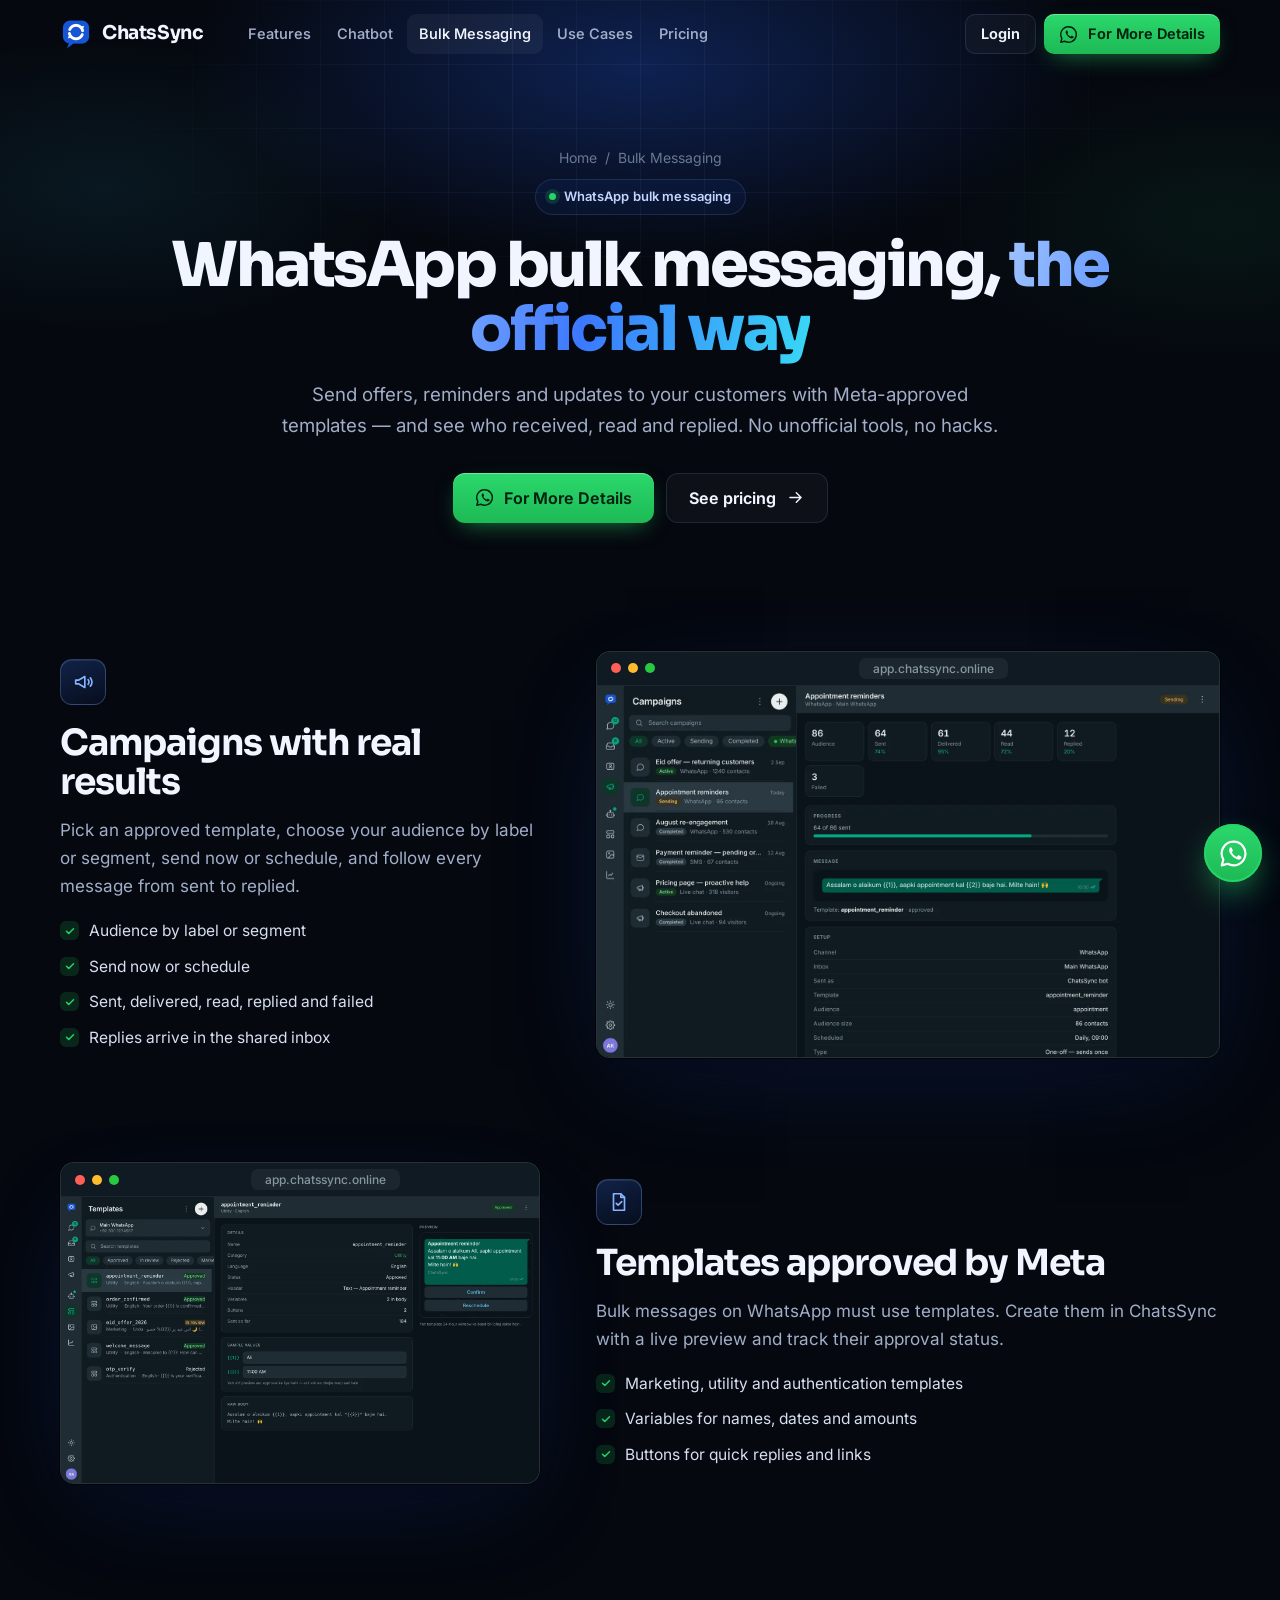
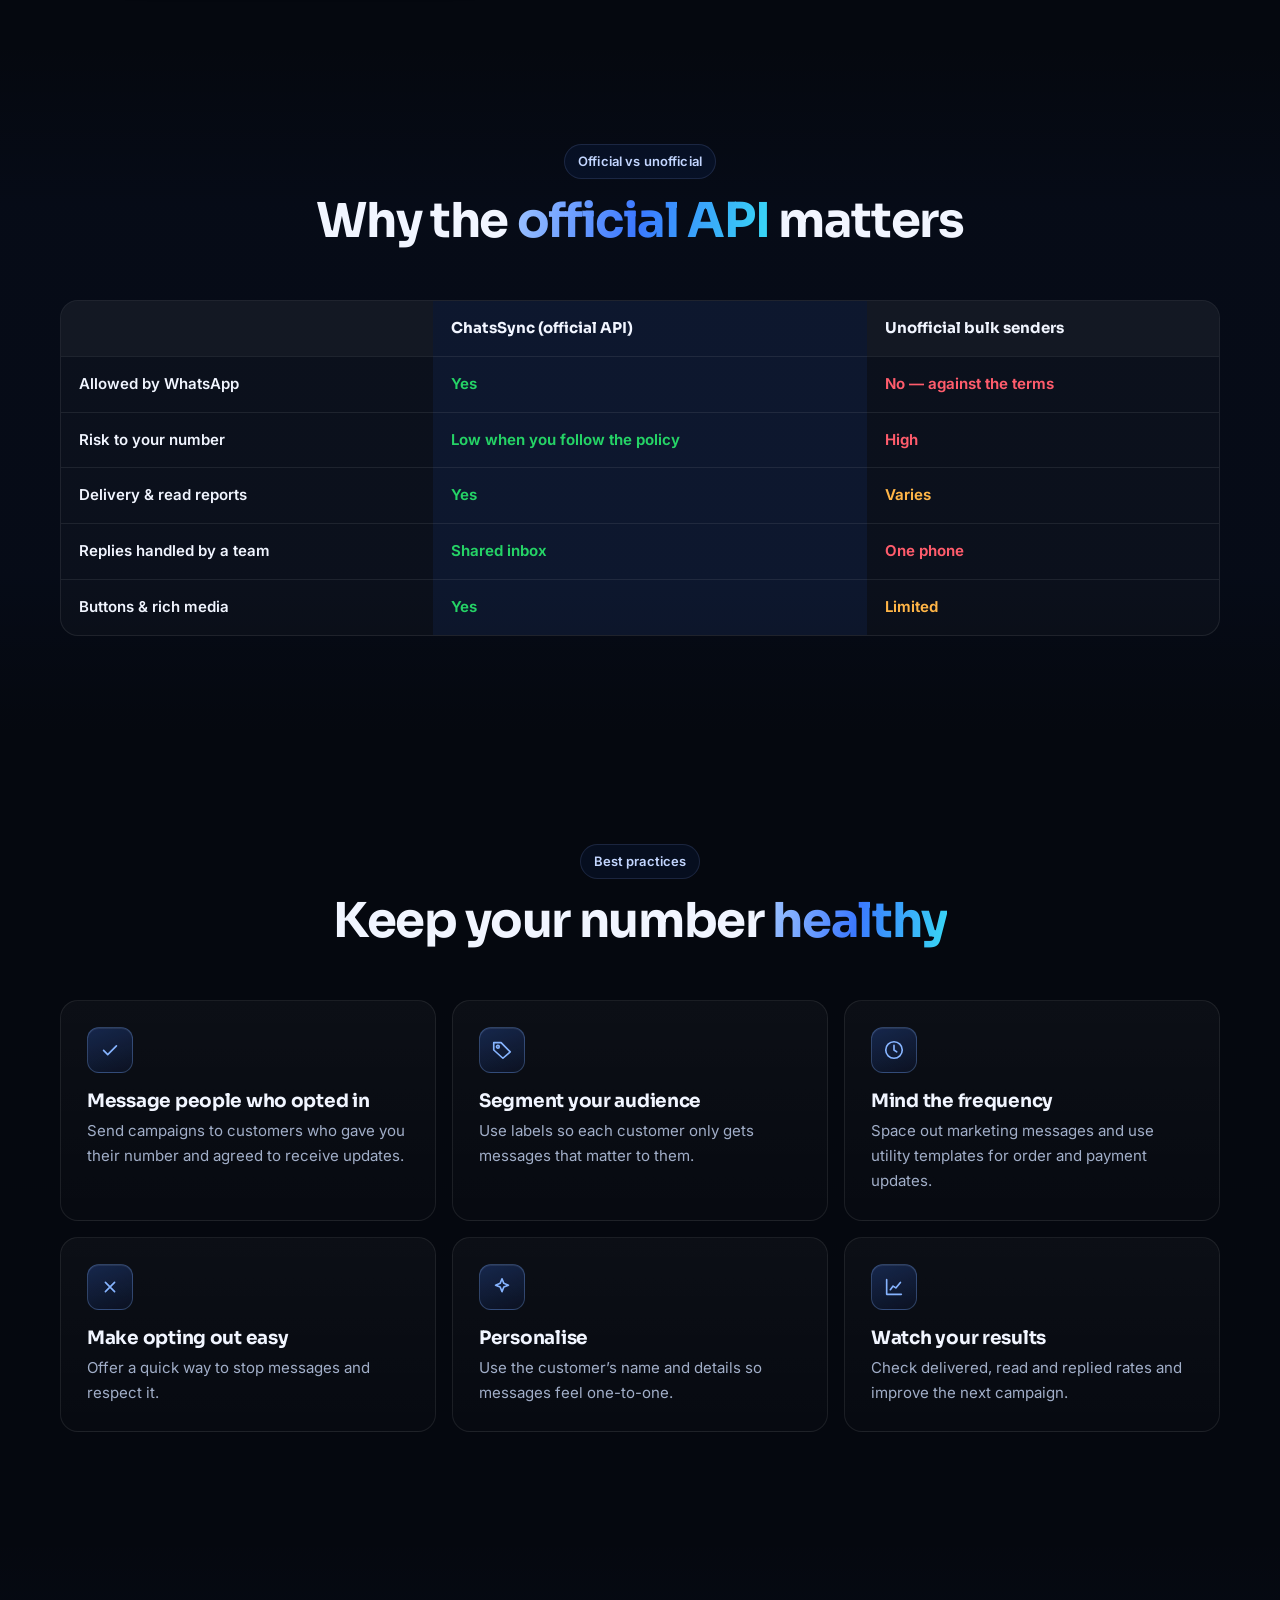
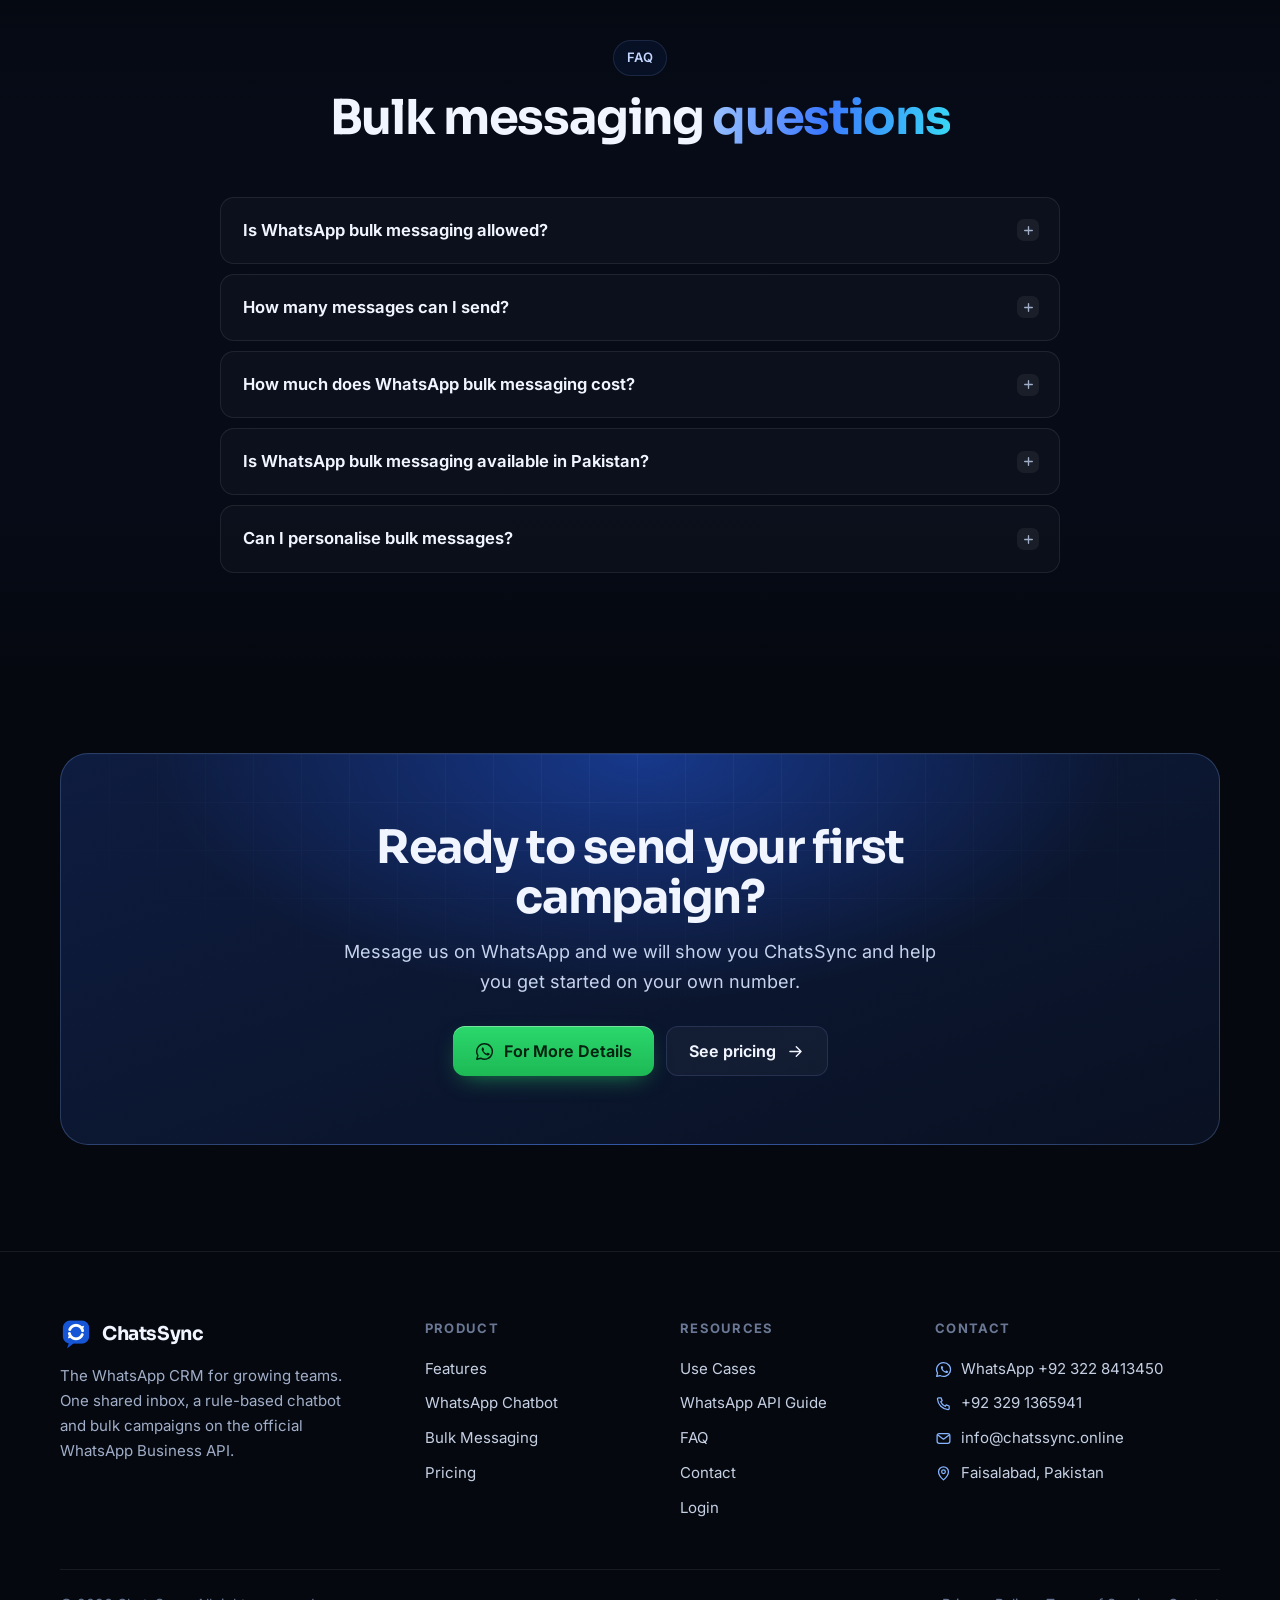
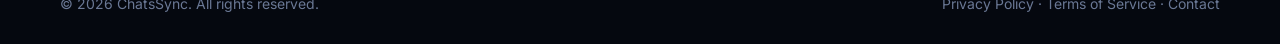
<file: whatsapp-bulk-messaging/index.html>
<!doctype html>
<html lang="en">
<head>
<meta charset="utf-8">
<meta name="viewport" content="width=device-width, initial-scale=1, viewport-fit=cover">
<title>WhatsApp Bulk Messaging (Official API) | ChatsSync</title>
<meta name="description" content="Send WhatsApp bulk messages the official way with Meta-approved templates. Target by label, schedule campaigns and track delivered, read and replied. Pakistan and worldwide.">
<link rel="canonical" href="https://chatssync.online/whatsapp-bulk-messaging/">
<meta name="robots" content="index, follow, max-image-preview:large, max-video-preview:-1">
<meta name="theme-color" content="#060A13">
<meta name="geo.region" content="PK-PB"><meta name="geo.placename" content="Faisalabad"><meta name="geo.position" content="31.4504;73.1350"><meta name="ICBM" content="31.4504, 73.1350">
<meta property="og:type" content="website"><meta property="og:site_name" content="ChatsSync"><meta property="og:title" content="WhatsApp Bulk Messaging (Official API) | ChatsSync"><meta property="og:description" content="Send WhatsApp bulk messages the official way with Meta-approved templates. Target by label, schedule campaigns and track delivered, read and replied. Pakistan and worldwide."><meta property="og:url" content="https://chatssync.online/whatsapp-bulk-messaging/"><meta property="og:image" content="https://chatssync.online/og-image.jpg"><meta property="og:image:width" content="1200"><meta property="og:image:height" content="630"><meta property="og:locale" content="en_US">
<meta name="twitter:card" content="summary_large_image"><meta name="twitter:title" content="WhatsApp Bulk Messaging (Official API) | ChatsSync"><meta name="twitter:description" content="Send WhatsApp bulk messages the official way with Meta-approved templates. Target by label, schedule campaigns and track delivered, read and replied. Pakistan and worldwide."><meta name="twitter:image" content="https://chatssync.online/og-image.jpg">
<link rel="icon" href="/favicon.ico" sizes="any"><link rel="icon" type="image/png" sizes="32x32" href="/favicon-32.png"><link rel="apple-touch-icon" href="/apple-touch-icon.png"><link rel="manifest" href="/site.webmanifest">
<link rel="preload" href="/assets/sora.woff2" as="font" type="font/woff2" crossorigin><link rel="preload" href="/assets/inter.woff2" as="font" type="font/woff2" crossorigin>
<link rel="stylesheet" href="/assets/site.css?v=2">
<script>document.documentElement.classList.add('js')</script>
<script type="application/ld+json">{"@context":"https://schema.org","@graph":[{"@type":"Organization","@id":"https://chatssync.online/#org","name":"ChatsSync","url":"https://chatssync.online/","logo":"https://chatssync.online/icon-512.png","description":"ChatsSync is a WhatsApp CRM built on the official WhatsApp Business API, with a shared team inbox, rule-based chatbot builder, bulk campaigns and Android app.","email":"info@chatssync.online","telephone":"+923228413450","address":{"@type":"PostalAddress","addressLocality":"Faisalabad","addressCountry":"PK"},"areaServed":[{"@type":"Country","name":"Pakistan"},{"@type":"Place","name":"Worldwide"}],"contactPoint":[{"@type":"ContactPoint","telephone":"+923228413450","contactType":"sales","availableLanguage":["English","Urdu"]}]},{"@type":"WebSite","@id":"https://chatssync.online/#website","url":"https://chatssync.online/","name":"ChatsSync","publisher":{"@id":"https://chatssync.online/#org"},"inLanguage":"en"},{"@type":"FAQPage","mainEntity":[{"@type":"Question","name":"Is WhatsApp bulk messaging allowed?","acceptedAnswer":{"@type":"Answer","text":"Yes, when you use the official WhatsApp Business API with Meta-approved message templates and message customers who agreed to hear from you. Unofficial bulk senders break WhatsApp’s terms."}},{"@type":"Question","name":"How many messages can I send?","acceptedAnswer":{"@type":"Answer","text":"Meta sets a messaging limit for each number, which grows as you send quality messages that customers engage with. ChatsSync shows your campaign results so you can keep quality high."}},{"@type":"Question","name":"How much does WhatsApp bulk messaging cost?","acceptedAnswer":{"@type":"Answer","text":"Meta charges per delivered template message based on the category (marketing, utility or authentication) and the customer’s country. The ChatsSync plan is separate — see our pricing page."}},{"@type":"Question","name":"Is WhatsApp bulk messaging available in Pakistan?","acceptedAnswer":{"@type":"Answer","text":"Yes. Pakistani businesses can send bulk WhatsApp campaigns through the official WhatsApp Business API with ChatsSync."}},{"@type":"Question","name":"Can I personalise bulk messages?","acceptedAnswer":{"@type":"Answer","text":"Yes. Templates support variables, so each customer can see their own name, order number, date or amount."}}]},{"@type":"BreadcrumbList","itemListElement":[{"@type":"ListItem","position":1,"name":"Home","item":"https://chatssync.online/"},{"@type":"ListItem","position":2,"name":"Bulk Messaging","item":"https://chatssync.online/whatsapp-bulk-messaging/"}]}]}</script>
</head>
<body>
<svg width="0" height="0" style="position:absolute" aria-hidden="true"><symbol id="i-wa" viewBox="0 0 24 24" fill="none" stroke="currentColor" stroke-width="1.8" stroke-linecap="round" stroke-linejoin="round"><path d="M12 2.2A9.8 9.8 0 0 0 3.6 17l-1.3 4.8 4.9-1.3A9.8 9.8 0 1 0 12 2.2z"/><path fill="currentColor" stroke="none" d="M8.7 7.4c.2-.4.4-.4.7-.4h.6c.2 0 .4 0 .6.4l.8 2c.1.3 0 .5-.1.7l-.5.6c-.1.2-.2.4 0 .6.4.8 1 1.5 1.7 2.1.6.5 1.2.9 1.9 1.2.2.1.4.1.6-.1l.7-.8c.2-.2.4-.3.7-.2l1.8.9c.3.1.4.3.4.5 0 .5-.2 1.2-.7 1.6-.6.5-1.4.7-2.2.5-1.7-.4-3.2-1.3-4.4-2.5-1.3-1.2-2.3-2.7-2.8-4.3-.3-1-.1-2 .5-2.8z"/></symbol><symbol id="i-arrow" viewBox="0 0 24 24" fill="none" stroke="currentColor" stroke-width="1.8" stroke-linecap="round" stroke-linejoin="round"><path d="M5 12h14M13 6l6 6-6 6"/></symbol><symbol id="i-check" viewBox="0 0 24 24" fill="none" stroke="currentColor" stroke-width="1.8" stroke-linecap="round" stroke-linejoin="round"><path d="M5 12.5l4.5 4.5L19 7.5"/></symbol><symbol id="i-x" viewBox="0 0 24 24" fill="none" stroke="currentColor" stroke-width="1.8" stroke-linecap="round" stroke-linejoin="round"><path d="M7 7l10 10M17 7L7 17"/></symbol><symbol id="i-phone" viewBox="0 0 24 24" fill="none" stroke="currentColor" stroke-width="1.8" stroke-linecap="round" stroke-linejoin="round"><path d="M5 4h3.5l1.6 4.2-2 1.4a11 11 0 0 0 6.3 6.3l1.4-2L20 15.5V19a1.5 1.5 0 0 1-1.6 1.5A16 16 0 0 1 3.5 5.6 1.5 1.5 0 0 1 5 4z"/></symbol><symbol id="i-mail" viewBox="0 0 24 24" fill="none" stroke="currentColor" stroke-width="1.8" stroke-linecap="round" stroke-linejoin="round"><rect x="3" y="5" width="18" height="14" rx="3"/><path d="M4 7l8 6 8-6"/></symbol><symbol id="i-pin" viewBox="0 0 24 24" fill="none" stroke="currentColor" stroke-width="1.8" stroke-linecap="round" stroke-linejoin="round"><path d="M12 21s7-6.1 7-11.5A7 7 0 0 0 5 9.5C5 14.9 12 21 12 21z"/><circle cx="12" cy="9.5" r="2.6"/></symbol><symbol id="i-bolt" viewBox="0 0 24 24" fill="none" stroke="currentColor" stroke-width="1.8" stroke-linecap="round" stroke-linejoin="round"><path d="M13 2L4 14h7l-1 8 9-12h-7z"/></symbol><symbol id="i-user" viewBox="0 0 24 24" fill="none" stroke="currentColor" stroke-width="1.8" stroke-linecap="round" stroke-linejoin="round"><circle cx="12" cy="8" r="4"/><path d="M4 20c1.5-4 4.5-5.5 8-5.5s6.5 1.5 8 5.5"/></symbol><symbol id="i-inbox" viewBox="0 0 24 24" fill="none" stroke="currentColor" stroke-width="1.8" stroke-linecap="round" stroke-linejoin="round"><path d="M3 13h5l1.5 3h5l1.5-3h5"/><path d="M5.5 5h13l2.5 8v5a1 1 0 0 1-1 1H4a1 1 0 0 1-1-1v-5z"/></symbol><symbol id="i-bot" viewBox="0 0 24 24" fill="none" stroke="currentColor" stroke-width="1.8" stroke-linecap="round" stroke-linejoin="round"><rect x="4" y="8" width="16" height="11" rx="3"/><path d="M12 4v4M9.5 16h5"/><circle cx="9" cy="12.5" r="1" fill="currentColor"/><circle cx="15" cy="12.5" r="1" fill="currentColor"/></symbol><symbol id="i-mega" viewBox="0 0 24 24" fill="none" stroke="currentColor" stroke-width="1.8" stroke-linecap="round" stroke-linejoin="round"><path d="M4 10v4h3l7 4V6l-7 4z"/><path d="M17.5 9.5a3.5 3.5 0 0 1 0 5M20 7.5a6.5 6.5 0 0 1 0 9"/></symbol><symbol id="i-file" viewBox="0 0 24 24" fill="none" stroke="currentColor" stroke-width="1.8" stroke-linecap="round" stroke-linejoin="round"><path d="M6 3h8l4 4v14H6z"/><path d="M14 3v4h4M9 13.5l2 2 4-4"/></symbol><symbol id="i-tag" viewBox="0 0 24 24" fill="none" stroke="currentColor" stroke-width="1.8" stroke-linecap="round" stroke-linejoin="round"><path d="M3 12V4h8l10 10-8 7z"/><circle cx="7.5" cy="8.5" r="1.5"/></symbol><symbol id="i-chart" viewBox="0 0 24 24" fill="none" stroke="currentColor" stroke-width="1.8" stroke-linecap="round" stroke-linejoin="round"><path d="M4 20V4M4 20h16"/><path d="M8 15l3-4 3 2 5-6"/></symbol><symbol id="i-mobile" viewBox="0 0 24 24" fill="none" stroke="currentColor" stroke-width="1.8" stroke-linecap="round" stroke-linejoin="round"><rect x="6" y="2.5" width="12" height="19" rx="3"/><path d="M10.5 18.5h3"/></symbol><symbol id="i-image" viewBox="0 0 24 24" fill="none" stroke="currentColor" stroke-width="1.8" stroke-linecap="round" stroke-linejoin="round"><rect x="3" y="4" width="18" height="16" rx="3"/><circle cx="9" cy="10" r="2"/><path d="M21 16l-5-5-9 9"/></symbol><symbol id="i-users" viewBox="0 0 24 24" fill="none" stroke="currentColor" stroke-width="1.8" stroke-linecap="round" stroke-linejoin="round"><circle cx="9" cy="8" r="3.5"/><path d="M2.5 20c.8-3.5 3.4-5.5 6.5-5.5s5.7 2 6.5 5.5"/><path d="M16 4.5a3.5 3.5 0 0 1 0 7M18.5 14.8c1.6.8 2.7 2.5 3 5.2"/></symbol><symbol id="i-shield" viewBox="0 0 24 24" fill="none" stroke="currentColor" stroke-width="1.8" stroke-linecap="round" stroke-linejoin="round"><path d="M12 3l7 3v5.5c0 4.5-3 8-7 9.5-4-1.5-7-5-7-9.5V6z"/><path d="M8.8 12.2l2.2 2.2 4.4-4.6"/></symbol><symbol id="i-clock" viewBox="0 0 24 24" fill="none" stroke="currentColor" stroke-width="1.8" stroke-linecap="round" stroke-linejoin="round"><circle cx="12" cy="12" r="9"/><path d="M12 7v5l3 2"/></symbol><symbol id="i-spark" viewBox="0 0 24 24" fill="none" stroke="currentColor" stroke-width="1.8" stroke-linecap="round" stroke-linejoin="round"><path d="M12 3l2 5 5 2-5 2-2 5-2-5-5-2 5-2z"/></symbol><symbol id="i-play" viewBox="0 0 24 24" fill="none" stroke="currentColor" stroke-width="1.8" stroke-linecap="round" stroke-linejoin="round"><path d="M8 5v14l11-7z" fill="currentColor"/></symbol><symbol id="i-globe" viewBox="0 0 24 24" fill="none" stroke="currentColor" stroke-width="1.8" stroke-linecap="round" stroke-linejoin="round"><circle cx="12" cy="12" r="9"/><path d="M3 12h18M12 3a14 14 0 0 1 0 18M12 3a14 14 0 0 0 0 18"/></symbol><symbol id="i-layers" viewBox="0 0 24 24" fill="none" stroke="currentColor" stroke-width="1.8" stroke-linecap="round" stroke-linejoin="round"><path d="M12 3l9 5-9 5-9-5z"/><path d="M3 13l9 5 9-5"/></symbol><symbol id="i-cart" viewBox="0 0 24 24" fill="none" stroke="currentColor" stroke-width="1.8" stroke-linecap="round" stroke-linejoin="round"><circle cx="9" cy="20" r="1.4"/><circle cx="17" cy="20" r="1.4"/><path d="M3 4h2.5l2.2 11h10.6L20.5 8H7"/></symbol><symbol id="i-health" viewBox="0 0 24 24" fill="none" stroke="currentColor" stroke-width="1.8" stroke-linecap="round" stroke-linejoin="round"><path d="M12 20s-7-4.4-7-10a4 4 0 0 1 7-2.6A4 4 0 0 1 19 10c0 5.6-7 10-7 10z"/><path d="M9 11.5h6M12 8.5v6"/></symbol><symbol id="i-home" viewBox="0 0 24 24" fill="none" stroke="currentColor" stroke-width="1.8" stroke-linecap="round" stroke-linejoin="round"><path d="M4 11l8-7 8 7v9H4z"/><path d="M10 20v-5h4v5"/></symbol><symbol id="i-scissors" viewBox="0 0 24 24" fill="none" stroke="currentColor" stroke-width="1.8" stroke-linecap="round" stroke-linejoin="round"><circle cx="6" cy="7" r="2.5"/><circle cx="6" cy="17" r="2.5"/><path d="M8 8.5L20 18M8 15.5L20 6"/></symbol><symbol id="i-food" viewBox="0 0 24 24" fill="none" stroke="currentColor" stroke-width="1.8" stroke-linecap="round" stroke-linejoin="round"><path d="M7 3v8M5 3v5a2 2 0 0 0 4 0V3M7 11v10M16 21V3c-2 1-3 4-3 7h3"/></symbol><symbol id="i-cap" viewBox="0 0 24 24" fill="none" stroke="currentColor" stroke-width="1.8" stroke-linecap="round" stroke-linejoin="round"><path d="M2 9l10-5 10 5-10 5z"/><path d="M6 11v5c3 2 9 2 12 0v-5"/></symbol><symbol id="i-plane" viewBox="0 0 24 24" fill="none" stroke="currentColor" stroke-width="1.8" stroke-linecap="round" stroke-linejoin="round"><path d="M2.5 13.5l19-8-6 15-3.5-6.5z"/><path d="M12 14l3-3"/></symbol><symbol id="i-store" viewBox="0 0 24 24" fill="none" stroke="currentColor" stroke-width="1.8" stroke-linecap="round" stroke-linejoin="round"><path d="M4 9l1.5-5h13L20 9"/><path d="M4 9a2.7 2.7 0 0 0 5.3 0 2.7 2.7 0 0 0 5.4 0A2.7 2.7 0 0 0 20 9"/><path d="M5 11v9h14v-9"/></symbol></svg>
<a class="sr" href="#main">Skip to content</a>
<header class="nav" id="nav"><div class="wrap nav-in">
<a class="brand" href="/" aria-label="ChatsSync home"><img src="/assets/logo-64.png" width="32" height="32" alt="">ChatsSync</a>
<nav class="nav-links" aria-label="Main"><a href="/features/">Features</a><a href="/whatsapp-chatbot/">Chatbot</a><a href="/whatsapp-bulk-messaging/" aria-current=page>Bulk Messaging</a><a href="/use-cases/">Use Cases</a><a href="/pricing/">Pricing</a></nav>
<div class="nav-cta"><a class="btn btn-ghost btn-sm hide-m" href="https://app.chatssync.online/app/login">Login</a><a class="btn btn-wa btn-sm hide-m" href="https://wa.me/923228413450?text=Hi%20ChatsSync%2C%20I%20want%20more%20details%20about%20your%20WhatsApp%20CRM." target="_blank" rel="noopener" data-lead="nav"><svg class="ic" aria-hidden="true"><use href="#i-wa"/></svg><span>For More Details</span></a></div>
<button class="burger" id="burger" aria-label="Open menu" aria-expanded="false" aria-controls="mnav"><span></span></button>
</div></header>
<div class="mnav" id="mnav"><a href="/features/">Features</a><a href="/whatsapp-chatbot/">Chatbot</a><a href="/whatsapp-bulk-messaging/">Bulk Messaging</a><a href="/use-cases/">Use Cases</a><a href="/pricing/">Pricing</a><a href="/whatsapp-business-api-pakistan/">WhatsApp API Guide</a><a href="/#faq">FAQ</a><a href="https://app.chatssync.online/app/login">Login</a><a class="btn btn-wa" href="https://wa.me/923228413450?text=Hi%20ChatsSync%2C%20I%20want%20more%20details%20about%20your%20WhatsApp%20CRM." target="_blank" rel="noopener" data-lead="mobile_menu"><svg class="ic" aria-hidden="true"><use href="#i-wa"/></svg><span>For More Details</span></a></div>
<main id="main">
<section class="phero"><div class="bg-art"></div><div class="wrap">
<nav class="crumbs" aria-label="Breadcrumb"><a href="/">Home</a><span>/</span><span>Bulk Messaging</span></nav>
<span class="eyebrow"><span class="dot"></span>WhatsApp bulk messaging</span>
<h1>WhatsApp bulk messaging, <span class="grad">the official way</span></h1><p class="lede">Send offers, reminders and updates to your customers with Meta-approved templates &mdash; and see who received, read and replied. No unofficial tools, no hacks.</p><div class="hero-cta center"><a class="btn btn-wa" href="https://wa.me/923228413450?text=Hi%20ChatsSync%2C%20I%20want%20more%20details%20about%20your%20WhatsApp%20CRM." target="_blank" rel="noopener" data-lead="page_hero"><svg class="ic" aria-hidden="true"><use href="#i-wa"/></svg><span>For More Details</span></a><a class="btn btn-ghost" href="/pricing/">See pricing <svg class="ic" aria-hidden="true"><use href="#i-arrow"/></svg></a></div></div></section>
<section class="section" style="padding-top:20px"><div class="wrap">
<div class="frow"><div class="fr-copy rv"><span class="fi"><svg class="ic" aria-hidden="true"><use href="#i-mega"/></svg></span><h2>Campaigns with real results</h2><p>Pick an approved template, choose your audience by label or segment, send now or schedule, and follow every message from sent to replied.</p>
<ul class="ticks"><li>Audience by label or segment</li><li>Send now or schedule</li><li>Sent, delivered, read, replied and failed</li><li>Replies arrive in the shared inbox</li></ul></div>
<div class="fr-media rv"><div class="win"><div class="win-bar"><i></i><i></i><i></i><b>app.chatssync.online</b></div><img src="/assets/campaigns-1600.webp" srcset="/assets/campaigns-800.webp 800w, /assets/campaigns-1600.webp 1600w, /assets/campaigns-2400.webp 2400w" sizes="(max-width: 980px) 100vw, 820px" width="1600" height="956" alt="ChatsSync bulk campaign report with delivered, read and replied counts" loading="lazy" decoding="async"></div></div></div>
<div class="frow rev"><div class="fr-copy rv"><span class="fi"><svg class="ic" aria-hidden="true"><use href="#i-file"/></svg></span><h2>Templates approved by Meta</h2><p>Bulk messages on WhatsApp must use templates. Create them in ChatsSync with a live preview and track their approval status.</p>
<ul class="ticks"><li>Marketing, utility and authentication templates</li><li>Variables for names, dates and amounts</li><li>Buttons for quick replies and links</li></ul></div>
<div class="fr-media rv"><div class="win"><div class="win-bar"><i></i><i></i><i></i><b>app.chatssync.online</b></div><img src="/assets/templates-1600.webp" srcset="/assets/templates-800.webp 800w, /assets/templates-1600.webp 1600w, /assets/templates-2400.webp 2400w" sizes="(max-width: 980px) 100vw, 820px" width="1600" height="956" alt="ChatsSync template builder with WhatsApp-style preview" loading="lazy" decoding="async"></div></div></div>
</div></section>
<section class="section alt"><div class="wrap">
<div class="sec-head rv"><span class="eyebrow">Official vs unofficial</span><h2>Why the <span class="grad">official API</span> matters</h2></div>
<div class="tbl-wrap rv"><table><thead><tr><th></th><th class="hl">ChatsSync (official API)</th><th>Unofficial bulk senders</th></tr></thead><tbody>
<tr><td>Allowed by WhatsApp</td><td class="hl"><span class="t-y">Yes</span></td><td><span class="t-n">No &mdash; against the terms</span></td></tr>
<tr><td>Risk to your number</td><td class="hl"><span class="t-y">Low when you follow the policy</span></td><td><span class="t-n">High</span></td></tr>
<tr><td>Delivery &amp; read reports</td><td class="hl"><span class="t-y">Yes</span></td><td><span class="t-mid">Varies</span></td></tr>
<tr><td>Replies handled by a team</td><td class="hl"><span class="t-y">Shared inbox</span></td><td><span class="t-n">One phone</span></td></tr>
<tr><td>Buttons &amp; rich media</td><td class="hl"><span class="t-y">Yes</span></td><td><span class="t-mid">Limited</span></td></tr>
</tbody></table></div>
</div></section>
<section class="section"><div class="wrap">
<div class="sec-head rv"><span class="eyebrow">Best practices</span><h2>Keep your number <span class="grad">healthy</span></h2></div>
<div class="fgrid"><div class="fc rv"><span class="fi"><svg class="ic" aria-hidden="true"><use href="#i-check"/></svg></span><h3>Message people who opted in</h3><p>Send campaigns to customers who gave you their number and agreed to receive updates.</p></div><div class="fc rv d1"><span class="fi"><svg class="ic" aria-hidden="true"><use href="#i-tag"/></svg></span><h3>Segment your audience</h3><p>Use labels so each customer only gets messages that matter to them.</p></div><div class="fc rv d2"><span class="fi"><svg class="ic" aria-hidden="true"><use href="#i-clock"/></svg></span><h3>Mind the frequency</h3><p>Space out marketing messages and use utility templates for order and payment updates.</p></div><div class="fc rv"><span class="fi"><svg class="ic" aria-hidden="true"><use href="#i-x"/></svg></span><h3>Make opting out easy</h3><p>Offer a quick way to stop messages and respect it.</p></div><div class="fc rv d1"><span class="fi"><svg class="ic" aria-hidden="true"><use href="#i-spark"/></svg></span><h3>Personalise</h3><p>Use the customer&rsquo;s name and details so messages feel one-to-one.</p></div><div class="fc rv d2"><span class="fi"><svg class="ic" aria-hidden="true"><use href="#i-chart"/></svg></span><h3>Watch your results</h3><p>Check delivered, read and replied rates and improve the next campaign.</p></div></div>
</div></section>
<section class="section alt"><div class="wrap">
<div class="sec-head rv"><span class="eyebrow">FAQ</span><h2>Bulk messaging <span class="grad">questions</span></h2></div>
<div class="faq"><details class="rv"><summary>Is WhatsApp bulk messaging allowed?</summary><div class="a"><p>Yes, when you use the official WhatsApp Business API with Meta-approved message templates and message customers who agreed to hear from you. Unofficial bulk senders break WhatsApp&rsquo;s terms.</p></div></details><details class="rv"><summary>How many messages can I send?</summary><div class="a"><p>Meta sets a messaging limit for each number, which grows as you send quality messages that customers engage with. ChatsSync shows your campaign results so you can keep quality high.</p></div></details><details class="rv"><summary>How much does WhatsApp bulk messaging cost?</summary><div class="a"><p>Meta charges per delivered template message based on the category (marketing, utility or authentication) and the customer&rsquo;s country. The ChatsSync plan is separate &mdash; see our pricing page.</p></div></details><details class="rv"><summary>Is WhatsApp bulk messaging available in Pakistan?</summary><div class="a"><p>Yes. Pakistani businesses can send bulk WhatsApp campaigns through the official WhatsApp Business API with ChatsSync.</p></div></details><details class="rv"><summary>Can I personalise bulk messages?</summary><div class="a"><p>Yes. Templates support variables, so each customer can see their own name, order number, date or amount.</p></div></details></div></div></section>
<section class="section tight"><div class="wrap"><div class="cta rv">
<h2>Ready to send your first campaign?</h2><p>Message us on WhatsApp and we will show you ChatsSync and help you get started on your own number.</p>
<div class="row"><a class="btn btn-wa" href="https://wa.me/923228413450?text=Hi%20ChatsSync%2C%20I%20want%20more%20details%20about%20your%20WhatsApp%20CRM." target="_blank" rel="noopener" data-lead="cta"><svg class="ic" aria-hidden="true"><use href="#i-wa"/></svg><span>For More Details</span></a><a class="btn btn-ghost" href="/pricing/">See pricing <svg class="ic" aria-hidden="true"><use href="#i-arrow"/></svg></a></div>
</div></div></section>

</main>
<footer class="footer"><div class="wrap">
<div class="fgrid2">
<div><a class="brand" href="/"><img src="/assets/logo-64.png" width="32" height="32" alt="" loading="lazy">ChatsSync</a>
<p>The WhatsApp CRM for growing teams. One shared inbox, a rule-based chatbot and bulk campaigns on the official WhatsApp Business API.</p></div>
<div><p class="fh">Product</p><nav aria-label="Product"><a href="/features/">Features</a><a href="/whatsapp-chatbot/">WhatsApp Chatbot</a><a href="/whatsapp-bulk-messaging/">Bulk Messaging</a><a href="/pricing/">Pricing</a></nav></div>
<div><p class="fh">Resources</p><nav aria-label="Resources"><a href="/use-cases/">Use Cases</a><a href="/whatsapp-business-api-pakistan/">WhatsApp API Guide</a><a href="/#faq">FAQ</a><a href="/contact/">Contact</a><a href="https://app.chatssync.online/app/login">Login</a></nav></div>
<div><p class="fh">Contact</p><address>
<a href="https://wa.me/923228413450?text=Hi%20ChatsSync%2C%20I%20want%20more%20details%20about%20your%20WhatsApp%20CRM." target="_blank" rel="noopener" data-lead="footer"><svg class="ic" aria-hidden="true"><use href="#i-wa"/></svg>WhatsApp +92 322 8413450</a>
<a href="tel:+923291365941" data-lead="footer_call"><svg class="ic" aria-hidden="true"><use href="#i-phone"/></svg>+92 329 1365941</a>
<a href="mailto:info@chatssync.online"><svg class="ic" aria-hidden="true"><use href="#i-mail"/></svg>info@chatssync.online</a>
<span><svg class="ic" aria-hidden="true"><use href="#i-pin"/></svg>Faisalabad, Pakistan</span>
</address></div>
</div>
<div class="fbot"><span>&copy; <span data-year>2026</span> ChatsSync. All rights reserved.</span><span><a href="/privacy/">Privacy Policy</a> &middot; <a href="/terms/">Terms of Service</a> &middot; <a href="/contact/">Contact</a></span></div>
</div></footer>
<a class="wa-float" href="https://wa.me/923228413450?text=Hi%20ChatsSync%2C%20I%20want%20more%20details%20about%20your%20WhatsApp%20CRM." target="_blank" rel="noopener" aria-label="Chat with ChatsSync on WhatsApp" data-lead="float"><svg class="ic" aria-hidden="true"><use href="#i-wa"/></svg><span class="tip">Chat with us</span></a>
<script src="/assets/config.js?v=2" defer></script>
<script src="/assets/site.js?v=2" defer></script>
</body>
</html>
</file>
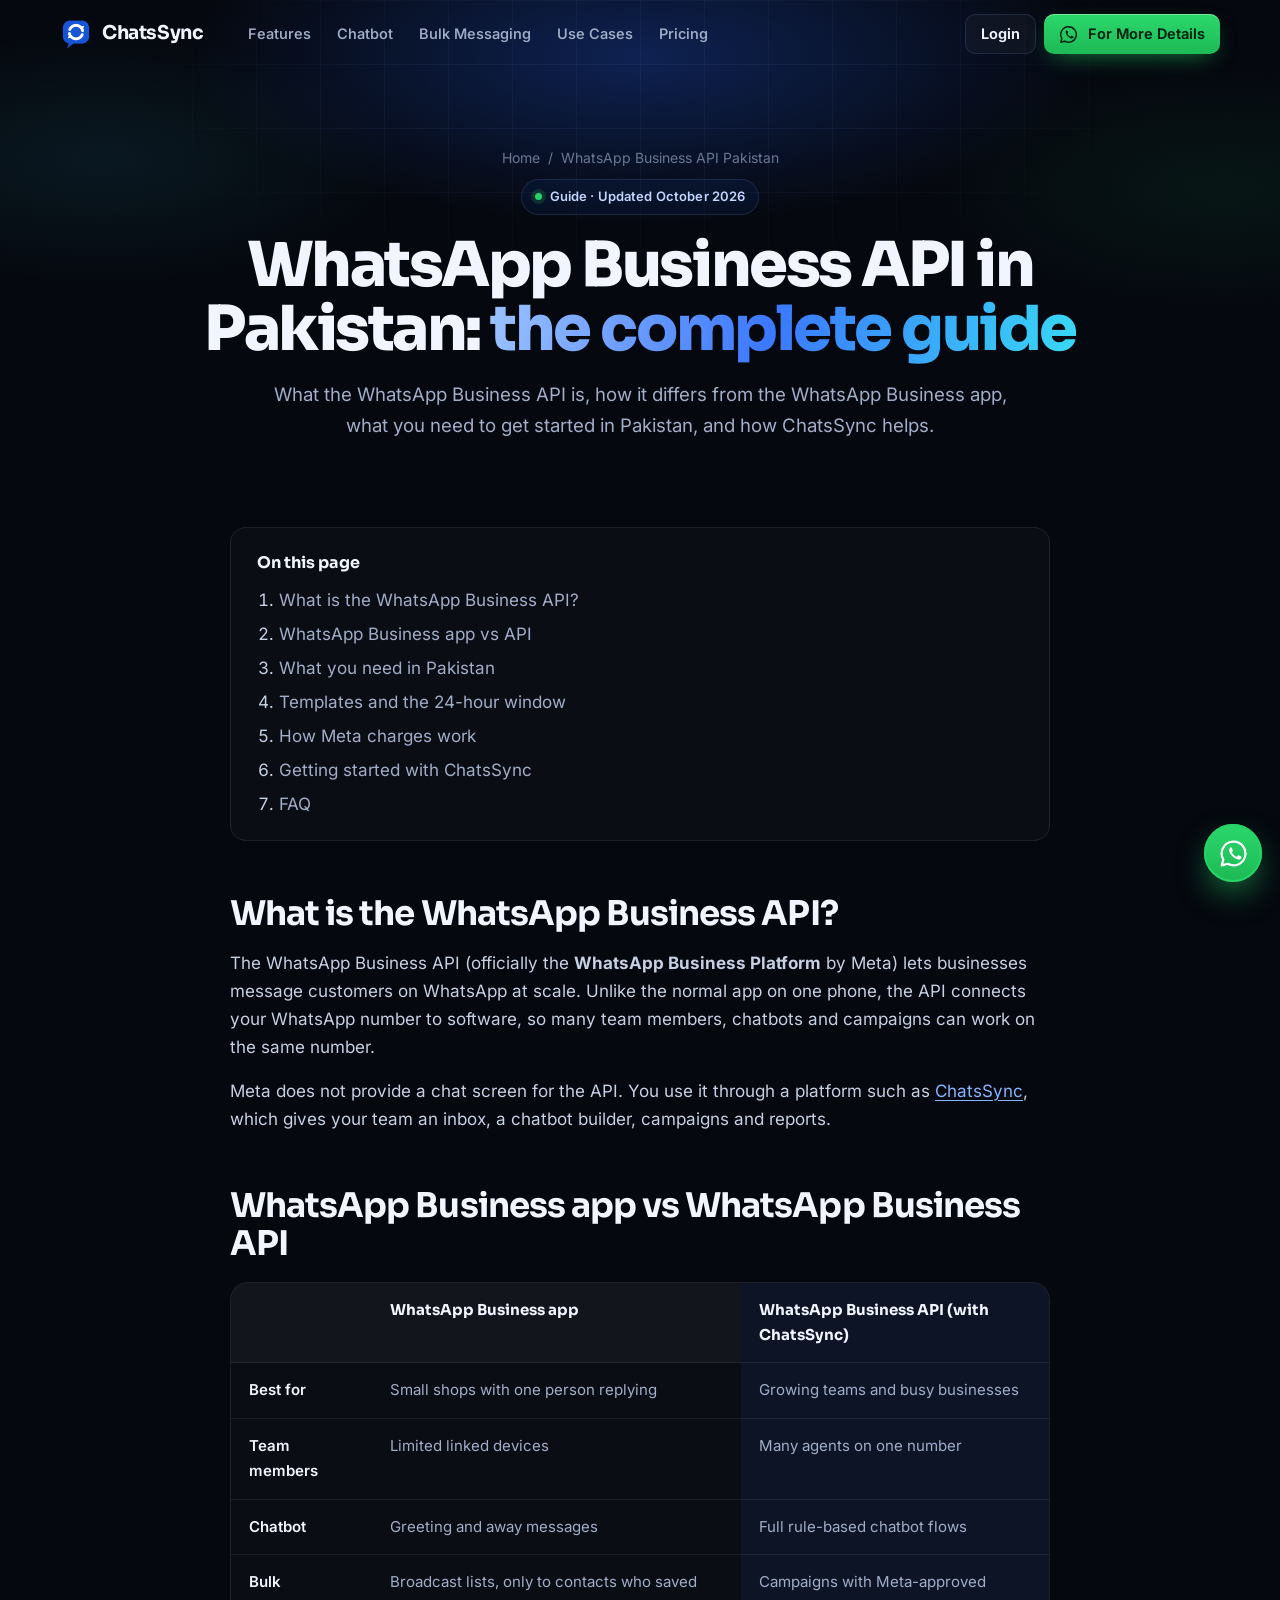
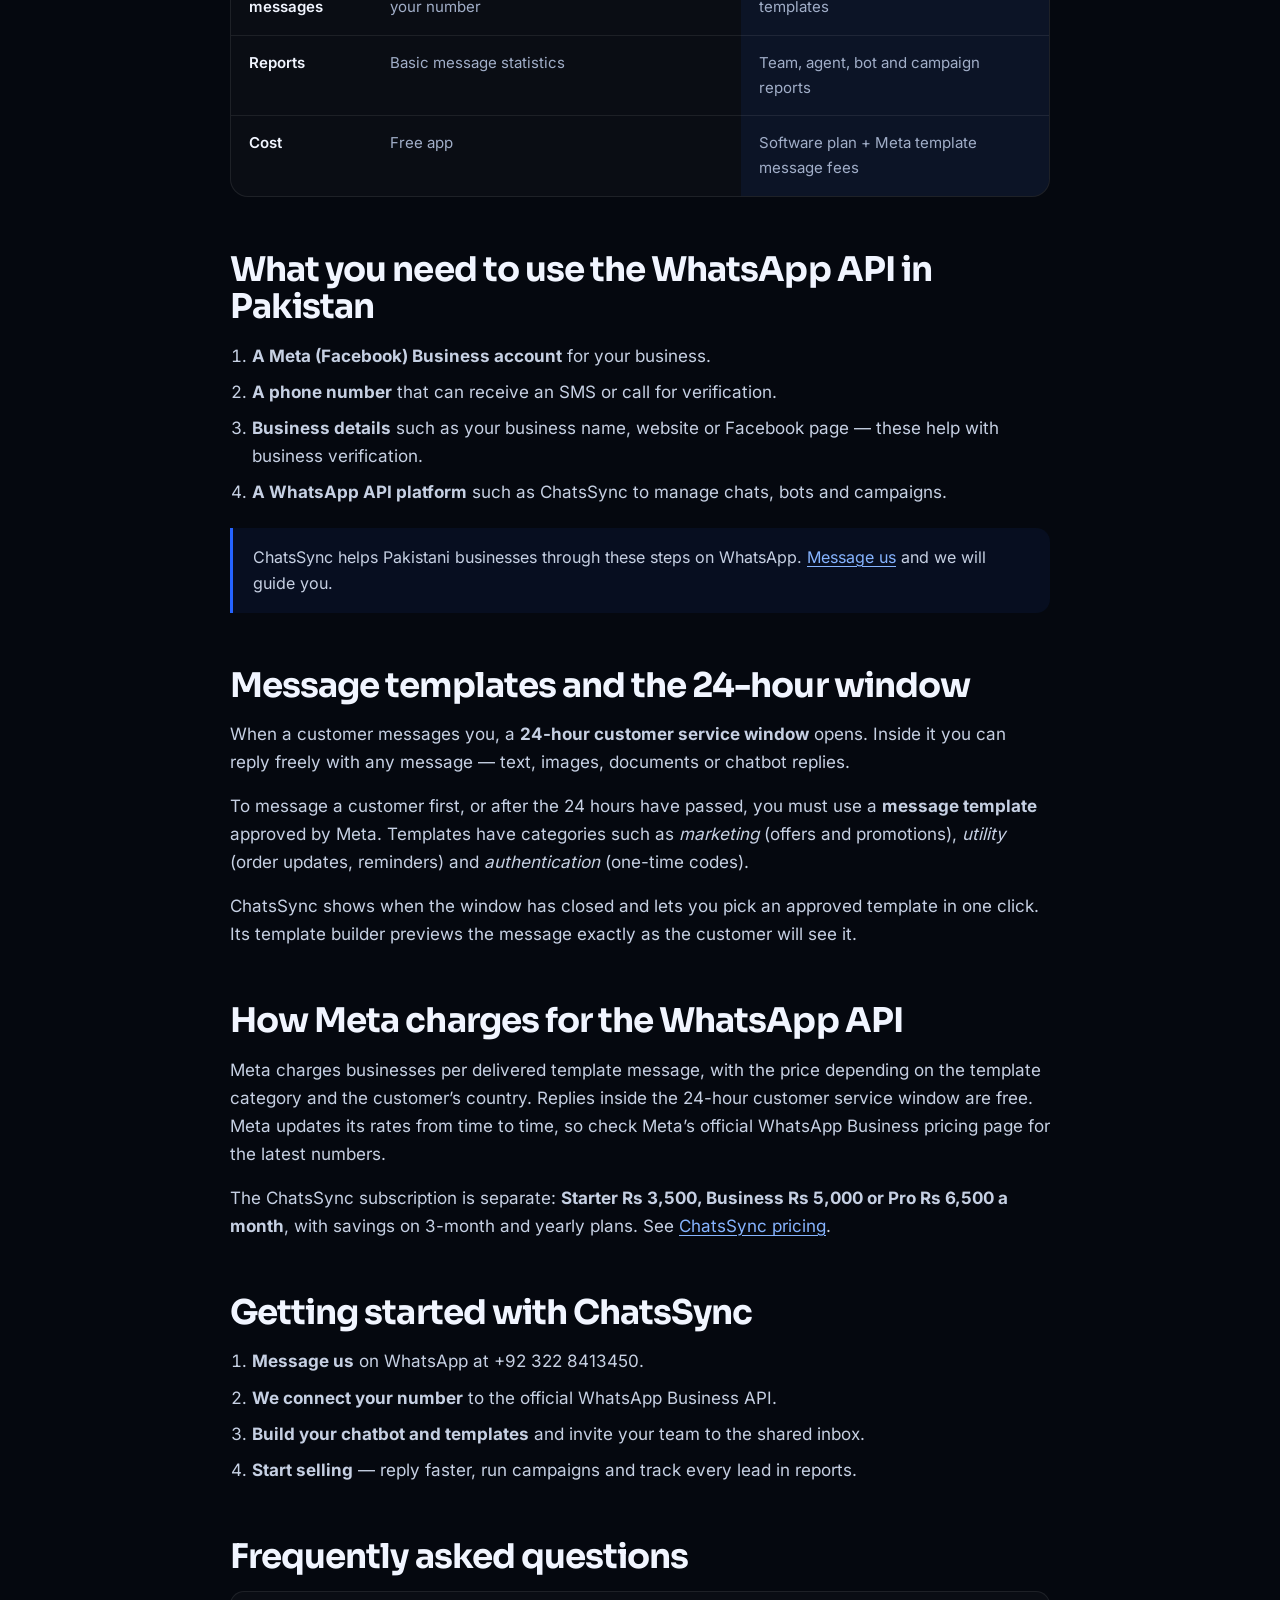
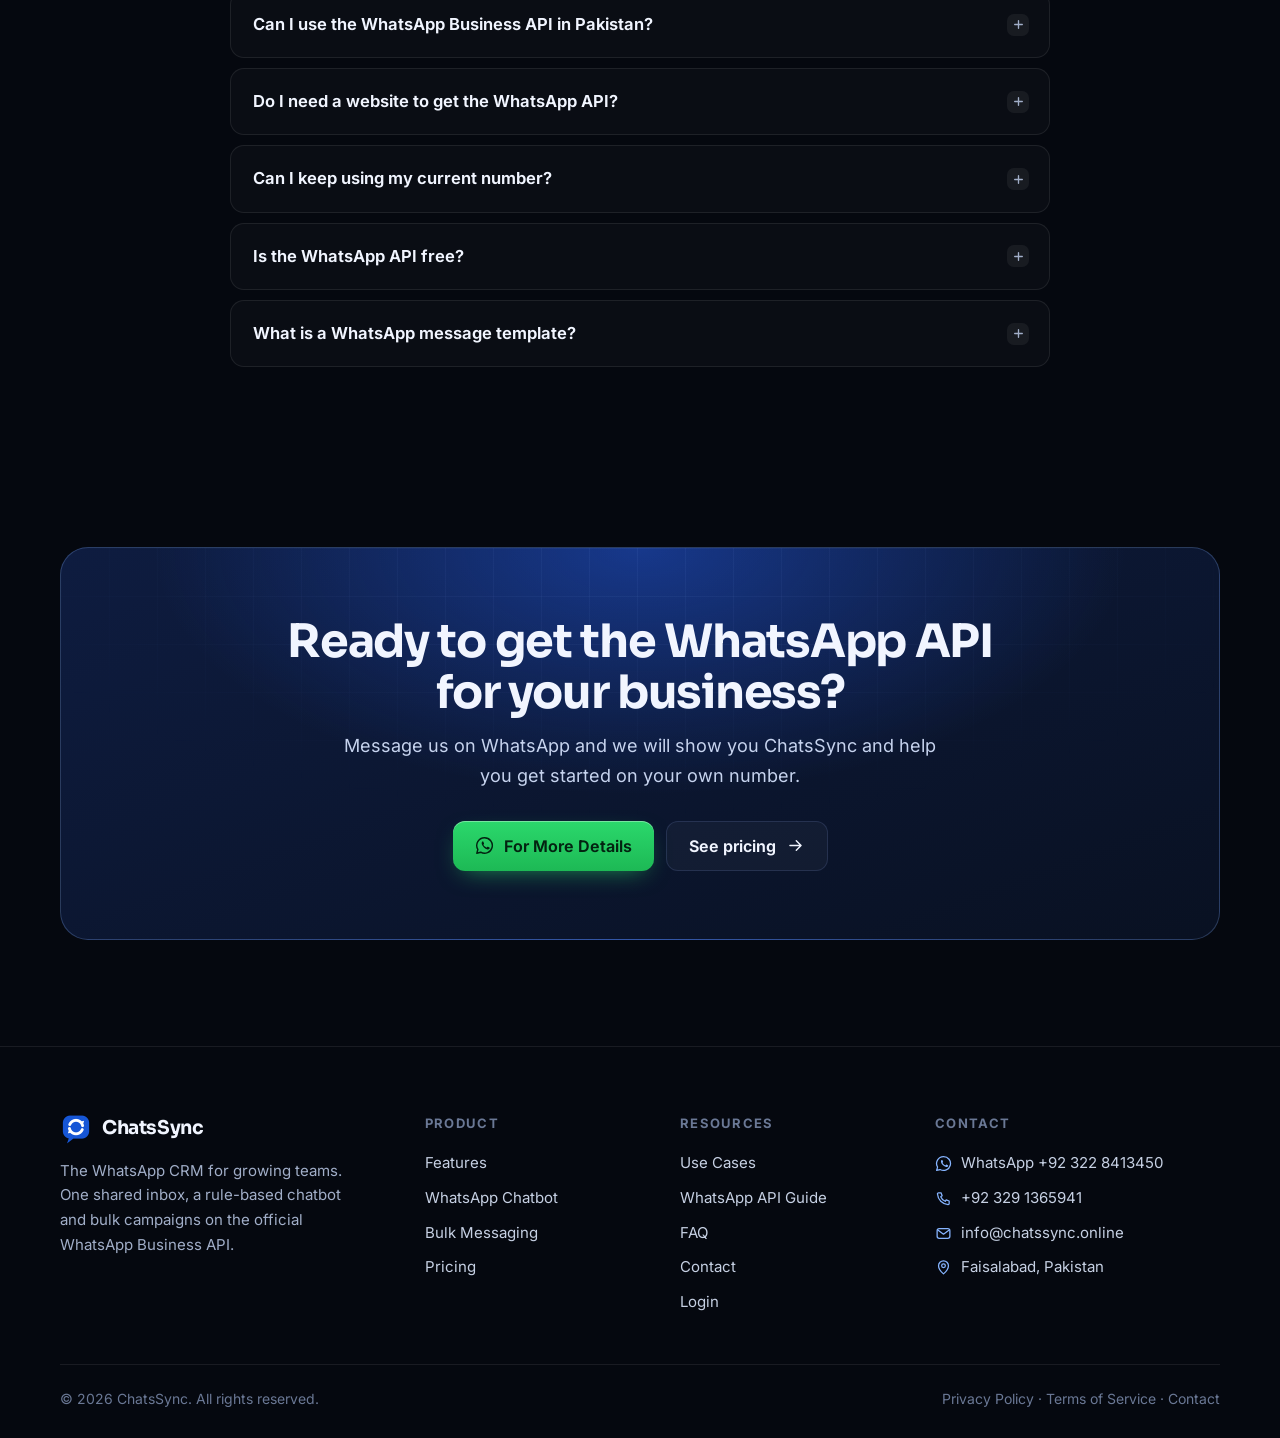
<file: whatsapp-business-api-pakistan/index.html>
<!doctype html>
<html lang="en">
<head>
<meta charset="utf-8">
<meta name="viewport" content="width=device-width, initial-scale=1, viewport-fit=cover">
<title>WhatsApp Business API in Pakistan: Complete Guide | ChatsSync</title>
<meta name="description" content="How to get the WhatsApp Business API in Pakistan: requirements, app vs API, templates, the 24-hour window, Meta charges and how to start with ChatsSync.">
<link rel="canonical" href="https://chatssync.online/whatsapp-business-api-pakistan/">
<meta name="robots" content="index, follow, max-image-preview:large, max-video-preview:-1">
<meta name="theme-color" content="#060A13">
<meta name="geo.region" content="PK-PB"><meta name="geo.placename" content="Faisalabad"><meta name="geo.position" content="31.4504;73.1350"><meta name="ICBM" content="31.4504, 73.1350">
<meta property="og:type" content="article"><meta property="og:site_name" content="ChatsSync"><meta property="og:title" content="WhatsApp Business API in Pakistan: Complete Guide | ChatsSync"><meta property="og:description" content="How to get the WhatsApp Business API in Pakistan: requirements, app vs API, templates, the 24-hour window, Meta charges and how to start with ChatsSync."><meta property="og:url" content="https://chatssync.online/whatsapp-business-api-pakistan/"><meta property="og:image" content="https://chatssync.online/og-image.jpg"><meta property="og:image:width" content="1200"><meta property="og:image:height" content="630"><meta property="og:locale" content="en_US">
<meta name="twitter:card" content="summary_large_image"><meta name="twitter:title" content="WhatsApp Business API in Pakistan: Complete Guide | ChatsSync"><meta name="twitter:description" content="How to get the WhatsApp Business API in Pakistan: requirements, app vs API, templates, the 24-hour window, Meta charges and how to start with ChatsSync."><meta name="twitter:image" content="https://chatssync.online/og-image.jpg">
<link rel="icon" href="/favicon.ico" sizes="any"><link rel="icon" type="image/png" sizes="32x32" href="/favicon-32.png"><link rel="apple-touch-icon" href="/apple-touch-icon.png"><link rel="manifest" href="/site.webmanifest">
<link rel="preload" href="/assets/sora.woff2" as="font" type="font/woff2" crossorigin><link rel="preload" href="/assets/inter.woff2" as="font" type="font/woff2" crossorigin>
<link rel="stylesheet" href="/assets/site.css?v=2">
<script>document.documentElement.classList.add('js')</script>
<script type="application/ld+json">{"@context":"https://schema.org","@graph":[{"@type":"Organization","@id":"https://chatssync.online/#org","name":"ChatsSync","url":"https://chatssync.online/","logo":"https://chatssync.online/icon-512.png","description":"ChatsSync is a WhatsApp CRM built on the official WhatsApp Business API, with a shared team inbox, rule-based chatbot builder, bulk campaigns and Android app.","email":"info@chatssync.online","telephone":"+923228413450","address":{"@type":"PostalAddress","addressLocality":"Faisalabad","addressCountry":"PK"},"areaServed":[{"@type":"Country","name":"Pakistan"},{"@type":"Place","name":"Worldwide"}],"contactPoint":[{"@type":"ContactPoint","telephone":"+923228413450","contactType":"sales","availableLanguage":["English","Urdu"]}]},{"@type":"WebSite","@id":"https://chatssync.online/#website","url":"https://chatssync.online/","name":"ChatsSync","publisher":{"@id":"https://chatssync.online/#org"},"inLanguage":"en"},{"@type":"Article","headline":"WhatsApp Business API in Pakistan: the complete guide","datePublished":"2026-10-28","dateModified":"2026-10-28","author":{"@id":"https://chatssync.online/#org"},"publisher":{"@id":"https://chatssync.online/#org"},"mainEntityOfPage":"https://chatssync.online/whatsapp-business-api-pakistan/","image":"https://chatssync.online/og-image.jpg","inLanguage":"en"},{"@type":"FAQPage","mainEntity":[{"@type":"Question","name":"Can I use the WhatsApp Business API in Pakistan?","acceptedAnswer":{"@type":"Answer","text":"Yes. Businesses in Pakistan can use Meta’s WhatsApp Business Platform. You need a Meta Business account, a phone number for verification and a provider or software such as ChatsSync to manage your chats."}},{"@type":"Question","name":"Do I need a website to get the WhatsApp API?","acceptedAnswer":{"@type":"Answer","text":"A website helps Meta verify your business and is recommended. A Facebook page and business documents can also help with verification."}},{"@type":"Question","name":"Can I keep using my current number?","acceptedAnswer":{"@type":"Answer","text":"It depends on how the number is used today. Message ChatsSync on WhatsApp and we will check the best option for your number."}},{"@type":"Question","name":"Is the WhatsApp API free?","acceptedAnswer":{"@type":"Answer","text":"Meta charges per delivered template message for some categories, and replies to customers within the 24-hour customer service window are free. Software like ChatsSync is a separate subscription."}},{"@type":"Question","name":"What is a WhatsApp message template?","acceptedAnswer":{"@type":"Answer","text":"A template is a pre-approved message format you use to start a conversation or message a customer after the 24-hour window. Templates are reviewed by Meta before use."}}]},{"@type":"BreadcrumbList","itemListElement":[{"@type":"ListItem","position":1,"name":"Home","item":"https://chatssync.online/"},{"@type":"ListItem","position":2,"name":"WhatsApp Business API Pakistan","item":"https://chatssync.online/whatsapp-business-api-pakistan/"}]}]}</script>
</head>
<body>
<svg width="0" height="0" style="position:absolute" aria-hidden="true"><symbol id="i-wa" viewBox="0 0 24 24" fill="none" stroke="currentColor" stroke-width="1.8" stroke-linecap="round" stroke-linejoin="round"><path d="M12 2.2A9.8 9.8 0 0 0 3.6 17l-1.3 4.8 4.9-1.3A9.8 9.8 0 1 0 12 2.2z"/><path fill="currentColor" stroke="none" d="M8.7 7.4c.2-.4.4-.4.7-.4h.6c.2 0 .4 0 .6.4l.8 2c.1.3 0 .5-.1.7l-.5.6c-.1.2-.2.4 0 .6.4.8 1 1.5 1.7 2.1.6.5 1.2.9 1.9 1.2.2.1.4.1.6-.1l.7-.8c.2-.2.4-.3.7-.2l1.8.9c.3.1.4.3.4.5 0 .5-.2 1.2-.7 1.6-.6.5-1.4.7-2.2.5-1.7-.4-3.2-1.3-4.4-2.5-1.3-1.2-2.3-2.7-2.8-4.3-.3-1-.1-2 .5-2.8z"/></symbol><symbol id="i-arrow" viewBox="0 0 24 24" fill="none" stroke="currentColor" stroke-width="1.8" stroke-linecap="round" stroke-linejoin="round"><path d="M5 12h14M13 6l6 6-6 6"/></symbol><symbol id="i-check" viewBox="0 0 24 24" fill="none" stroke="currentColor" stroke-width="1.8" stroke-linecap="round" stroke-linejoin="round"><path d="M5 12.5l4.5 4.5L19 7.5"/></symbol><symbol id="i-x" viewBox="0 0 24 24" fill="none" stroke="currentColor" stroke-width="1.8" stroke-linecap="round" stroke-linejoin="round"><path d="M7 7l10 10M17 7L7 17"/></symbol><symbol id="i-phone" viewBox="0 0 24 24" fill="none" stroke="currentColor" stroke-width="1.8" stroke-linecap="round" stroke-linejoin="round"><path d="M5 4h3.5l1.6 4.2-2 1.4a11 11 0 0 0 6.3 6.3l1.4-2L20 15.5V19a1.5 1.5 0 0 1-1.6 1.5A16 16 0 0 1 3.5 5.6 1.5 1.5 0 0 1 5 4z"/></symbol><symbol id="i-mail" viewBox="0 0 24 24" fill="none" stroke="currentColor" stroke-width="1.8" stroke-linecap="round" stroke-linejoin="round"><rect x="3" y="5" width="18" height="14" rx="3"/><path d="M4 7l8 6 8-6"/></symbol><symbol id="i-pin" viewBox="0 0 24 24" fill="none" stroke="currentColor" stroke-width="1.8" stroke-linecap="round" stroke-linejoin="round"><path d="M12 21s7-6.1 7-11.5A7 7 0 0 0 5 9.5C5 14.9 12 21 12 21z"/><circle cx="12" cy="9.5" r="2.6"/></symbol><symbol id="i-bolt" viewBox="0 0 24 24" fill="none" stroke="currentColor" stroke-width="1.8" stroke-linecap="round" stroke-linejoin="round"><path d="M13 2L4 14h7l-1 8 9-12h-7z"/></symbol><symbol id="i-user" viewBox="0 0 24 24" fill="none" stroke="currentColor" stroke-width="1.8" stroke-linecap="round" stroke-linejoin="round"><circle cx="12" cy="8" r="4"/><path d="M4 20c1.5-4 4.5-5.5 8-5.5s6.5 1.5 8 5.5"/></symbol><symbol id="i-inbox" viewBox="0 0 24 24" fill="none" stroke="currentColor" stroke-width="1.8" stroke-linecap="round" stroke-linejoin="round"><path d="M3 13h5l1.5 3h5l1.5-3h5"/><path d="M5.5 5h13l2.5 8v5a1 1 0 0 1-1 1H4a1 1 0 0 1-1-1v-5z"/></symbol><symbol id="i-bot" viewBox="0 0 24 24" fill="none" stroke="currentColor" stroke-width="1.8" stroke-linecap="round" stroke-linejoin="round"><rect x="4" y="8" width="16" height="11" rx="3"/><path d="M12 4v4M9.5 16h5"/><circle cx="9" cy="12.5" r="1" fill="currentColor"/><circle cx="15" cy="12.5" r="1" fill="currentColor"/></symbol><symbol id="i-mega" viewBox="0 0 24 24" fill="none" stroke="currentColor" stroke-width="1.8" stroke-linecap="round" stroke-linejoin="round"><path d="M4 10v4h3l7 4V6l-7 4z"/><path d="M17.5 9.5a3.5 3.5 0 0 1 0 5M20 7.5a6.5 6.5 0 0 1 0 9"/></symbol><symbol id="i-file" viewBox="0 0 24 24" fill="none" stroke="currentColor" stroke-width="1.8" stroke-linecap="round" stroke-linejoin="round"><path d="M6 3h8l4 4v14H6z"/><path d="M14 3v4h4M9 13.5l2 2 4-4"/></symbol><symbol id="i-tag" viewBox="0 0 24 24" fill="none" stroke="currentColor" stroke-width="1.8" stroke-linecap="round" stroke-linejoin="round"><path d="M3 12V4h8l10 10-8 7z"/><circle cx="7.5" cy="8.5" r="1.5"/></symbol><symbol id="i-chart" viewBox="0 0 24 24" fill="none" stroke="currentColor" stroke-width="1.8" stroke-linecap="round" stroke-linejoin="round"><path d="M4 20V4M4 20h16"/><path d="M8 15l3-4 3 2 5-6"/></symbol><symbol id="i-mobile" viewBox="0 0 24 24" fill="none" stroke="currentColor" stroke-width="1.8" stroke-linecap="round" stroke-linejoin="round"><rect x="6" y="2.5" width="12" height="19" rx="3"/><path d="M10.5 18.5h3"/></symbol><symbol id="i-image" viewBox="0 0 24 24" fill="none" stroke="currentColor" stroke-width="1.8" stroke-linecap="round" stroke-linejoin="round"><rect x="3" y="4" width="18" height="16" rx="3"/><circle cx="9" cy="10" r="2"/><path d="M21 16l-5-5-9 9"/></symbol><symbol id="i-users" viewBox="0 0 24 24" fill="none" stroke="currentColor" stroke-width="1.8" stroke-linecap="round" stroke-linejoin="round"><circle cx="9" cy="8" r="3.5"/><path d="M2.5 20c.8-3.5 3.4-5.5 6.5-5.5s5.7 2 6.5 5.5"/><path d="M16 4.5a3.5 3.5 0 0 1 0 7M18.5 14.8c1.6.8 2.7 2.5 3 5.2"/></symbol><symbol id="i-shield" viewBox="0 0 24 24" fill="none" stroke="currentColor" stroke-width="1.8" stroke-linecap="round" stroke-linejoin="round"><path d="M12 3l7 3v5.5c0 4.5-3 8-7 9.5-4-1.5-7-5-7-9.5V6z"/><path d="M8.8 12.2l2.2 2.2 4.4-4.6"/></symbol><symbol id="i-clock" viewBox="0 0 24 24" fill="none" stroke="currentColor" stroke-width="1.8" stroke-linecap="round" stroke-linejoin="round"><circle cx="12" cy="12" r="9"/><path d="M12 7v5l3 2"/></symbol><symbol id="i-spark" viewBox="0 0 24 24" fill="none" stroke="currentColor" stroke-width="1.8" stroke-linecap="round" stroke-linejoin="round"><path d="M12 3l2 5 5 2-5 2-2 5-2-5-5-2 5-2z"/></symbol><symbol id="i-play" viewBox="0 0 24 24" fill="none" stroke="currentColor" stroke-width="1.8" stroke-linecap="round" stroke-linejoin="round"><path d="M8 5v14l11-7z" fill="currentColor"/></symbol><symbol id="i-globe" viewBox="0 0 24 24" fill="none" stroke="currentColor" stroke-width="1.8" stroke-linecap="round" stroke-linejoin="round"><circle cx="12" cy="12" r="9"/><path d="M3 12h18M12 3a14 14 0 0 1 0 18M12 3a14 14 0 0 0 0 18"/></symbol><symbol id="i-layers" viewBox="0 0 24 24" fill="none" stroke="currentColor" stroke-width="1.8" stroke-linecap="round" stroke-linejoin="round"><path d="M12 3l9 5-9 5-9-5z"/><path d="M3 13l9 5 9-5"/></symbol><symbol id="i-cart" viewBox="0 0 24 24" fill="none" stroke="currentColor" stroke-width="1.8" stroke-linecap="round" stroke-linejoin="round"><circle cx="9" cy="20" r="1.4"/><circle cx="17" cy="20" r="1.4"/><path d="M3 4h2.5l2.2 11h10.6L20.5 8H7"/></symbol><symbol id="i-health" viewBox="0 0 24 24" fill="none" stroke="currentColor" stroke-width="1.8" stroke-linecap="round" stroke-linejoin="round"><path d="M12 20s-7-4.4-7-10a4 4 0 0 1 7-2.6A4 4 0 0 1 19 10c0 5.6-7 10-7 10z"/><path d="M9 11.5h6M12 8.5v6"/></symbol><symbol id="i-home" viewBox="0 0 24 24" fill="none" stroke="currentColor" stroke-width="1.8" stroke-linecap="round" stroke-linejoin="round"><path d="M4 11l8-7 8 7v9H4z"/><path d="M10 20v-5h4v5"/></symbol><symbol id="i-scissors" viewBox="0 0 24 24" fill="none" stroke="currentColor" stroke-width="1.8" stroke-linecap="round" stroke-linejoin="round"><circle cx="6" cy="7" r="2.5"/><circle cx="6" cy="17" r="2.5"/><path d="M8 8.5L20 18M8 15.5L20 6"/></symbol><symbol id="i-food" viewBox="0 0 24 24" fill="none" stroke="currentColor" stroke-width="1.8" stroke-linecap="round" stroke-linejoin="round"><path d="M7 3v8M5 3v5a2 2 0 0 0 4 0V3M7 11v10M16 21V3c-2 1-3 4-3 7h3"/></symbol><symbol id="i-cap" viewBox="0 0 24 24" fill="none" stroke="currentColor" stroke-width="1.8" stroke-linecap="round" stroke-linejoin="round"><path d="M2 9l10-5 10 5-10 5z"/><path d="M6 11v5c3 2 9 2 12 0v-5"/></symbol><symbol id="i-plane" viewBox="0 0 24 24" fill="none" stroke="currentColor" stroke-width="1.8" stroke-linecap="round" stroke-linejoin="round"><path d="M2.5 13.5l19-8-6 15-3.5-6.5z"/><path d="M12 14l3-3"/></symbol><symbol id="i-store" viewBox="0 0 24 24" fill="none" stroke="currentColor" stroke-width="1.8" stroke-linecap="round" stroke-linejoin="round"><path d="M4 9l1.5-5h13L20 9"/><path d="M4 9a2.7 2.7 0 0 0 5.3 0 2.7 2.7 0 0 0 5.4 0A2.7 2.7 0 0 0 20 9"/><path d="M5 11v9h14v-9"/></symbol></svg>
<a class="sr" href="#main">Skip to content</a>
<header class="nav" id="nav"><div class="wrap nav-in">
<a class="brand" href="/" aria-label="ChatsSync home"><img src="/assets/logo-64.png" width="32" height="32" alt="">ChatsSync</a>
<nav class="nav-links" aria-label="Main"><a href="/features/">Features</a><a href="/whatsapp-chatbot/">Chatbot</a><a href="/whatsapp-bulk-messaging/">Bulk Messaging</a><a href="/use-cases/">Use Cases</a><a href="/pricing/">Pricing</a></nav>
<div class="nav-cta"><a class="btn btn-ghost btn-sm hide-m" href="https://app.chatssync.online/app/login">Login</a><a class="btn btn-wa btn-sm hide-m" href="https://wa.me/923228413450?text=Hi%20ChatsSync%2C%20I%20want%20more%20details%20about%20your%20WhatsApp%20CRM." target="_blank" rel="noopener" data-lead="nav"><svg class="ic" aria-hidden="true"><use href="#i-wa"/></svg><span>For More Details</span></a></div>
<button class="burger" id="burger" aria-label="Open menu" aria-expanded="false" aria-controls="mnav"><span></span></button>
</div></header>
<div class="mnav" id="mnav"><a href="/features/">Features</a><a href="/whatsapp-chatbot/">Chatbot</a><a href="/whatsapp-bulk-messaging/">Bulk Messaging</a><a href="/use-cases/">Use Cases</a><a href="/pricing/">Pricing</a><a href="/whatsapp-business-api-pakistan/">WhatsApp API Guide</a><a href="/#faq">FAQ</a><a href="https://app.chatssync.online/app/login">Login</a><a class="btn btn-wa" href="https://wa.me/923228413450?text=Hi%20ChatsSync%2C%20I%20want%20more%20details%20about%20your%20WhatsApp%20CRM." target="_blank" rel="noopener" data-lead="mobile_menu"><svg class="ic" aria-hidden="true"><use href="#i-wa"/></svg><span>For More Details</span></a></div>
<main id="main">

<section class="phero"><div class="bg-art"></div><div class="wrap">
<nav class="crumbs" aria-label="Breadcrumb"><a href="/">Home</a><span>/</span><span>WhatsApp Business API Pakistan</span></nav>
<span class="eyebrow"><span class="dot"></span>Guide &middot; Updated October 2026</span>
<h1>WhatsApp Business API in Pakistan: <span class="grad">the complete guide</span></h1>
<p class="lede">What the WhatsApp Business API is, how it differs from the WhatsApp Business app, what you need to get started in Pakistan, and how ChatsSync helps.</p>
</div></section>
<section class="section" style="padding-top:20px"><div class="wrap"><article class="article">
<div class="toc"><b>On this page</b><ol>
<li><a href="#what">What is the WhatsApp Business API?</a></li><li><a href="#app-vs-api">WhatsApp Business app vs API</a></li>
<li><a href="#need">What you need in Pakistan</a></li><li><a href="#rules">Templates and the 24-hour window</a></li>
<li><a href="#cost">How Meta charges work</a></li><li><a href="#start">Getting started with ChatsSync</a></li><li><a href="#faq-g">FAQ</a></li></ol></div>

<h2 id="what">What is the WhatsApp Business API?</h2>
<p>The WhatsApp Business API (officially the <strong>WhatsApp Business Platform</strong> by Meta) lets businesses message customers on WhatsApp at scale. Unlike the normal app on one phone, the API connects your WhatsApp number to software, so many team members, chatbots and campaigns can work on the same number.</p>
<p>Meta does not provide a chat screen for the API. You use it through a platform such as <a href="/">ChatsSync</a>, which gives your team an inbox, a chatbot builder, campaigns and reports.</p>

<h2 id="app-vs-api">WhatsApp Business app vs WhatsApp Business API</h2>
<div class="tbl-wrap"><table><thead><tr><th></th><th>WhatsApp Business app</th><th class="hl">WhatsApp Business API (with ChatsSync)</th></tr></thead><tbody>
<tr><td>Best for</td><td>Small shops with one person replying</td><td class="hl">Growing teams and busy businesses</td></tr>
<tr><td>Team members</td><td>Limited linked devices</td><td class="hl">Many agents on one number</td></tr>
<tr><td>Chatbot</td><td>Greeting and away messages</td><td class="hl">Full rule-based chatbot flows</td></tr>
<tr><td>Bulk messages</td><td>Broadcast lists, only to contacts who saved your number</td><td class="hl">Campaigns with Meta-approved templates</td></tr>
<tr><td>Reports</td><td>Basic message statistics</td><td class="hl">Team, agent, bot and campaign reports</td></tr>
<tr><td>Cost</td><td>Free app</td><td class="hl">Software plan + Meta template message fees</td></tr>
</tbody></table></div>

<h2 id="need">What you need to use the WhatsApp API in Pakistan</h2>
<ol>
<li><strong>A Meta (Facebook) Business account</strong> for your business.</li>
<li><strong>A phone number</strong> that can receive an SMS or call for verification.</li>
<li><strong>Business details</strong> such as your business name, website or Facebook page &mdash; these help with business verification.</li>
<li><strong>A WhatsApp API platform</strong> such as ChatsSync to manage chats, bots and campaigns.</li>
</ol>
<div class="note">ChatsSync helps Pakistani businesses through these steps on WhatsApp. <a href="https://wa.me/923228413450?text=Hi%20ChatsSync%2C%20I%20want%20more%20details%20about%20your%20WhatsApp%20CRM." target="_blank" rel="noopener" data-lead="guide_inline">Message us</a> and we will guide you.</div>

<h2 id="rules">Message templates and the 24-hour window</h2>
<p>When a customer messages you, a <strong>24-hour customer service window</strong> opens. Inside it you can reply freely with any message &mdash; text, images, documents or chatbot replies.</p>
<p>To message a customer first, or after the 24 hours have passed, you must use a <strong>message template</strong> approved by Meta. Templates have categories such as <em>marketing</em> (offers and promotions), <em>utility</em> (order updates, reminders) and <em>authentication</em> (one-time codes).</p>
<p>ChatsSync shows when the window has closed and lets you pick an approved template in one click. Its template builder previews the message exactly as the customer will see it.</p>

<h2 id="cost">How Meta charges for the WhatsApp API</h2>
<p>Meta charges businesses per delivered template message, with the price depending on the template category and the customer&rsquo;s country. Replies inside the 24-hour customer service window are free. Meta updates its rates from time to time, so check Meta&rsquo;s official WhatsApp Business pricing page for the latest numbers.</p>
<p>The ChatsSync subscription is separate: <strong>Starter Rs 3,500, Business Rs 5,000 or Pro Rs 6,500 a month</strong>, with savings on 3-month and yearly plans. See <a href="/pricing/">ChatsSync pricing</a>.</p>

<h2 id="start">Getting started with ChatsSync</h2>
<ol>
<li><strong>Message us</strong> on WhatsApp at +92 322 8413450.</li>
<li><strong>We connect your number</strong> to the official WhatsApp Business API.</li>
<li><strong>Build your chatbot and templates</strong> and invite your team to the shared inbox.</li>
<li><strong>Start selling</strong> &mdash; reply faster, run campaigns and track every lead in reports.</li>
</ol>

<h2 id="faq-g">Frequently asked questions</h2>
</article>
<div style="max-width:820px;margin:0 auto"><div class="faq"><details class="rv"><summary>Can I use the WhatsApp Business API in Pakistan?</summary><div class="a"><p>Yes. Businesses in Pakistan can use Meta&rsquo;s WhatsApp Business Platform. You need a Meta Business account, a phone number for verification and a provider or software such as ChatsSync to manage your chats.</p></div></details><details class="rv"><summary>Do I need a website to get the WhatsApp API?</summary><div class="a"><p>A website helps Meta verify your business and is recommended. A Facebook page and business documents can also help with verification.</p></div></details><details class="rv"><summary>Can I keep using my current number?</summary><div class="a"><p>It depends on how the number is used today. Message ChatsSync on WhatsApp and we will check the best option for your number.</p></div></details><details class="rv"><summary>Is the WhatsApp API free?</summary><div class="a"><p>Meta charges per delivered template message for some categories, and replies to customers within the 24-hour customer service window are free. Software like ChatsSync is a separate subscription.</p></div></details><details class="rv"><summary>What is a WhatsApp message template?</summary><div class="a"><p>A template is a pre-approved message format you use to start a conversation or message a customer after the 24-hour window. Templates are reviewed by Meta before use.</p></div></details></div></div>
</div></section>
<section class="section tight"><div class="wrap"><div class="cta rv">
<h2>Ready to get the WhatsApp API for your business?</h2><p>Message us on WhatsApp and we will show you ChatsSync and help you get started on your own number.</p>
<div class="row"><a class="btn btn-wa" href="https://wa.me/923228413450?text=Hi%20ChatsSync%2C%20I%20want%20more%20details%20about%20your%20WhatsApp%20CRM." target="_blank" rel="noopener" data-lead="cta"><svg class="ic" aria-hidden="true"><use href="#i-wa"/></svg><span>For More Details</span></a><a class="btn btn-ghost" href="/pricing/">See pricing <svg class="ic" aria-hidden="true"><use href="#i-arrow"/></svg></a></div>
</div></div></section>

</main>
<footer class="footer"><div class="wrap">
<div class="fgrid2">
<div><a class="brand" href="/"><img src="/assets/logo-64.png" width="32" height="32" alt="" loading="lazy">ChatsSync</a>
<p>The WhatsApp CRM for growing teams. One shared inbox, a rule-based chatbot and bulk campaigns on the official WhatsApp Business API.</p></div>
<div><p class="fh">Product</p><nav aria-label="Product"><a href="/features/">Features</a><a href="/whatsapp-chatbot/">WhatsApp Chatbot</a><a href="/whatsapp-bulk-messaging/">Bulk Messaging</a><a href="/pricing/">Pricing</a></nav></div>
<div><p class="fh">Resources</p><nav aria-label="Resources"><a href="/use-cases/">Use Cases</a><a href="/whatsapp-business-api-pakistan/">WhatsApp API Guide</a><a href="/#faq">FAQ</a><a href="/contact/">Contact</a><a href="https://app.chatssync.online/app/login">Login</a></nav></div>
<div><p class="fh">Contact</p><address>
<a href="https://wa.me/923228413450?text=Hi%20ChatsSync%2C%20I%20want%20more%20details%20about%20your%20WhatsApp%20CRM." target="_blank" rel="noopener" data-lead="footer"><svg class="ic" aria-hidden="true"><use href="#i-wa"/></svg>WhatsApp +92 322 8413450</a>
<a href="tel:+923291365941" data-lead="footer_call"><svg class="ic" aria-hidden="true"><use href="#i-phone"/></svg>+92 329 1365941</a>
<a href="mailto:info@chatssync.online"><svg class="ic" aria-hidden="true"><use href="#i-mail"/></svg>info@chatssync.online</a>
<span><svg class="ic" aria-hidden="true"><use href="#i-pin"/></svg>Faisalabad, Pakistan</span>
</address></div>
</div>
<div class="fbot"><span>&copy; <span data-year>2026</span> ChatsSync. All rights reserved.</span><span><a href="/privacy/">Privacy Policy</a> &middot; <a href="/terms/">Terms of Service</a> &middot; <a href="/contact/">Contact</a></span></div>
</div></footer>
<a class="wa-float" href="https://wa.me/923228413450?text=Hi%20ChatsSync%2C%20I%20want%20more%20details%20about%20your%20WhatsApp%20CRM." target="_blank" rel="noopener" aria-label="Chat with ChatsSync on WhatsApp" data-lead="float"><svg class="ic" aria-hidden="true"><use href="#i-wa"/></svg><span class="tip">Chat with us</span></a>
<script src="/assets/config.js?v=2" defer></script>
<script src="/assets/site.js?v=2" defer></script>
</body>
</html>
</file>
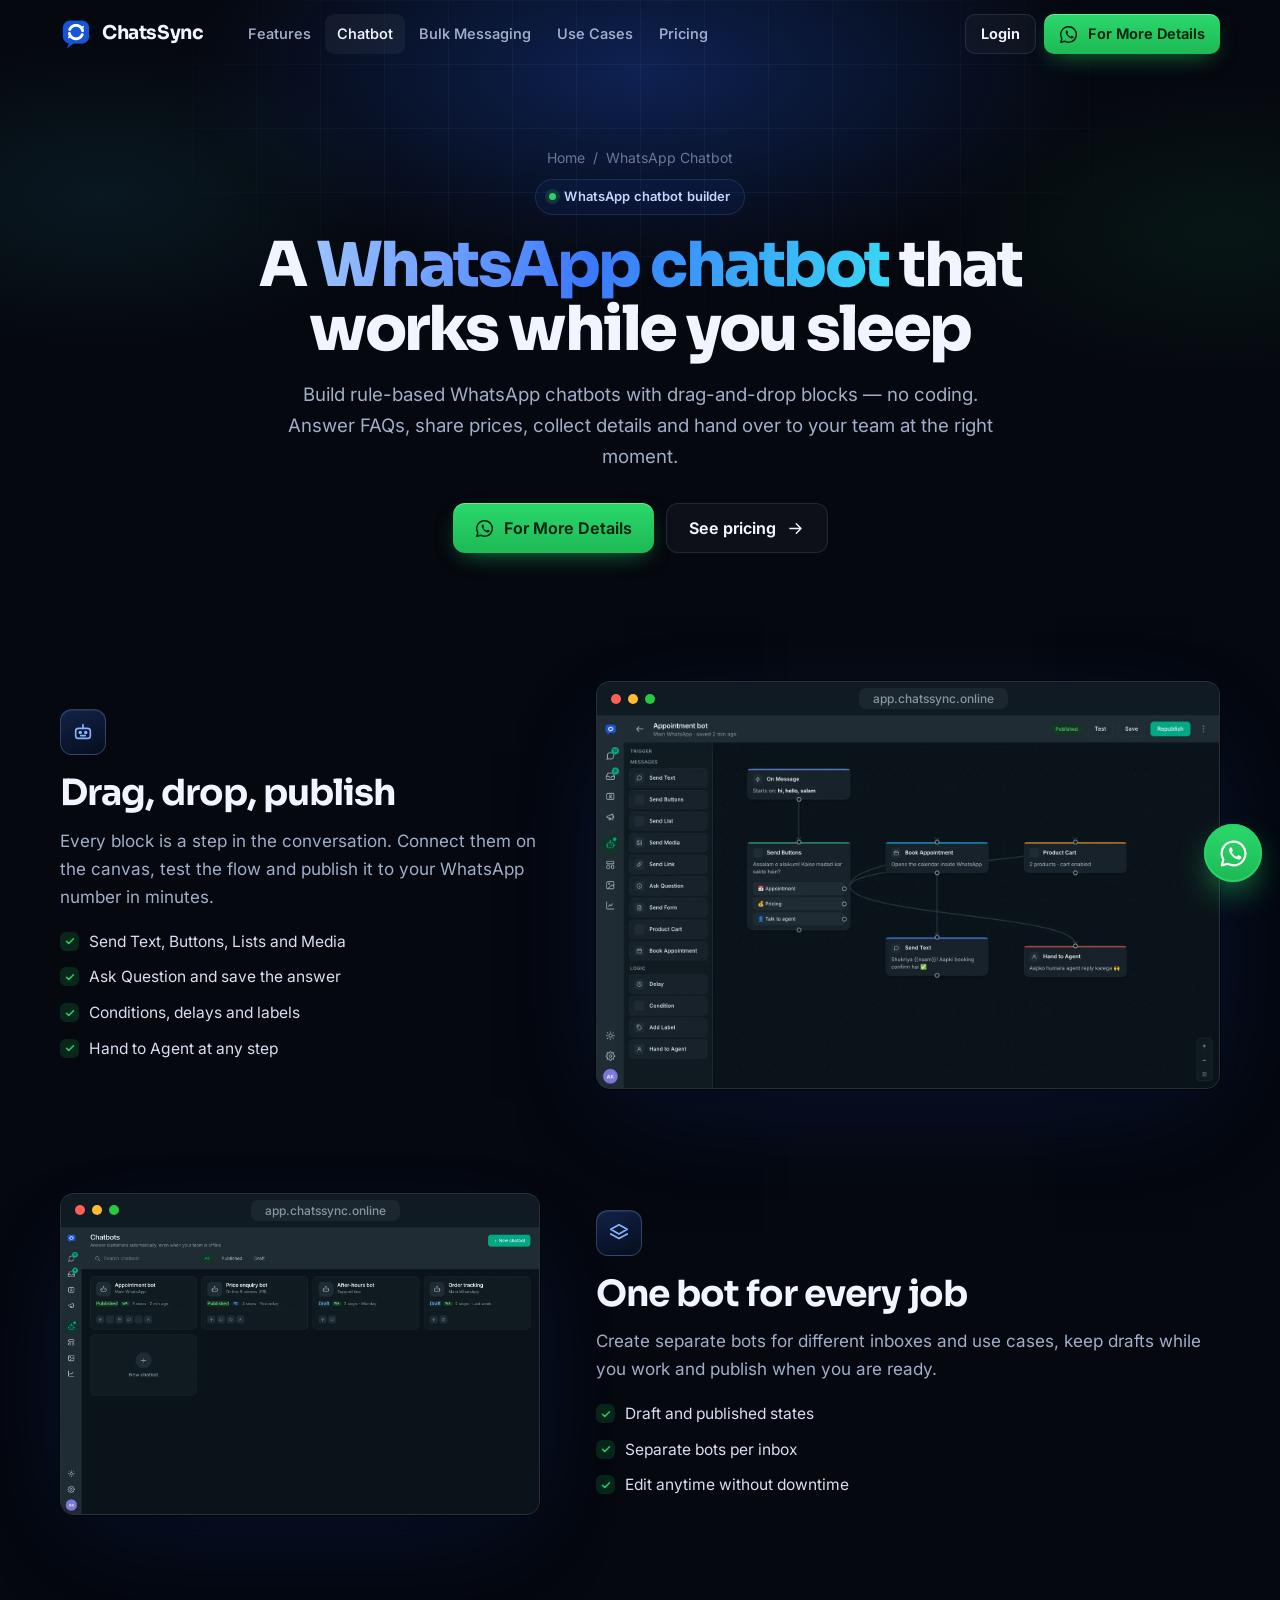
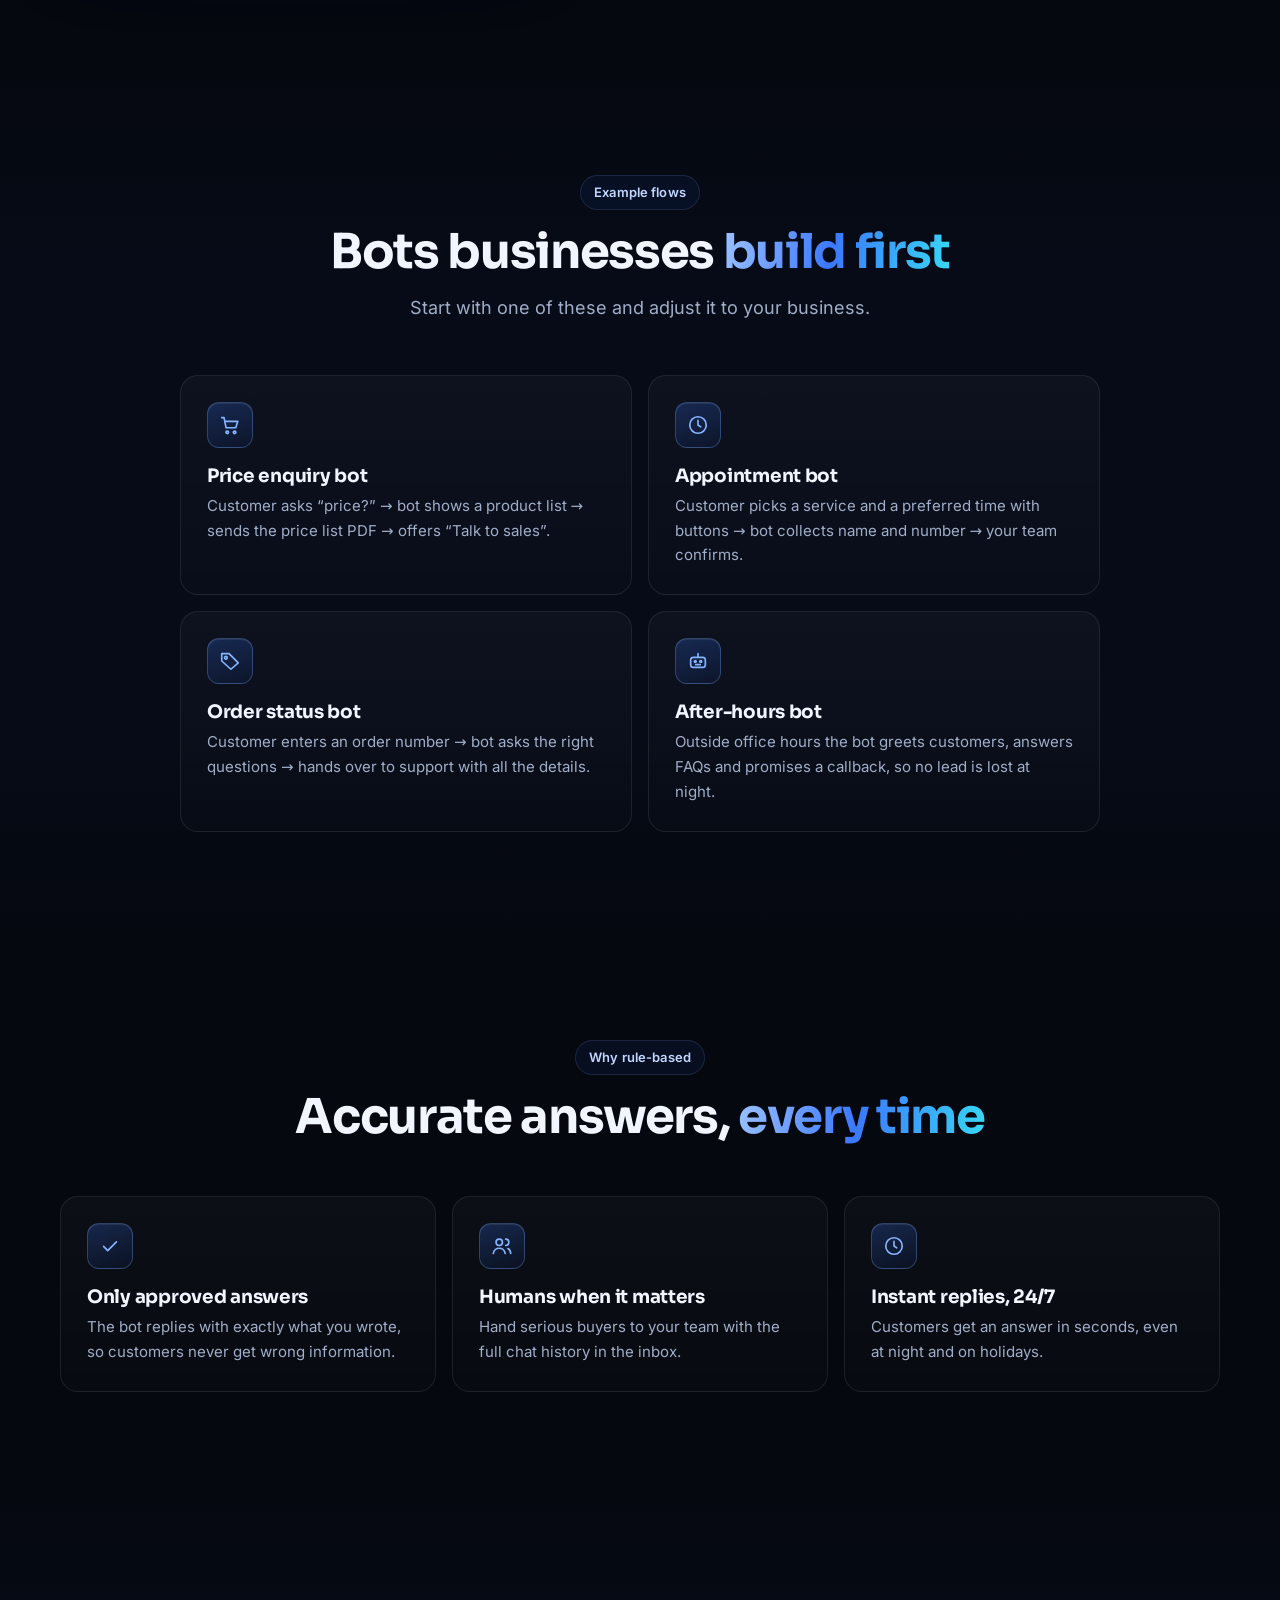
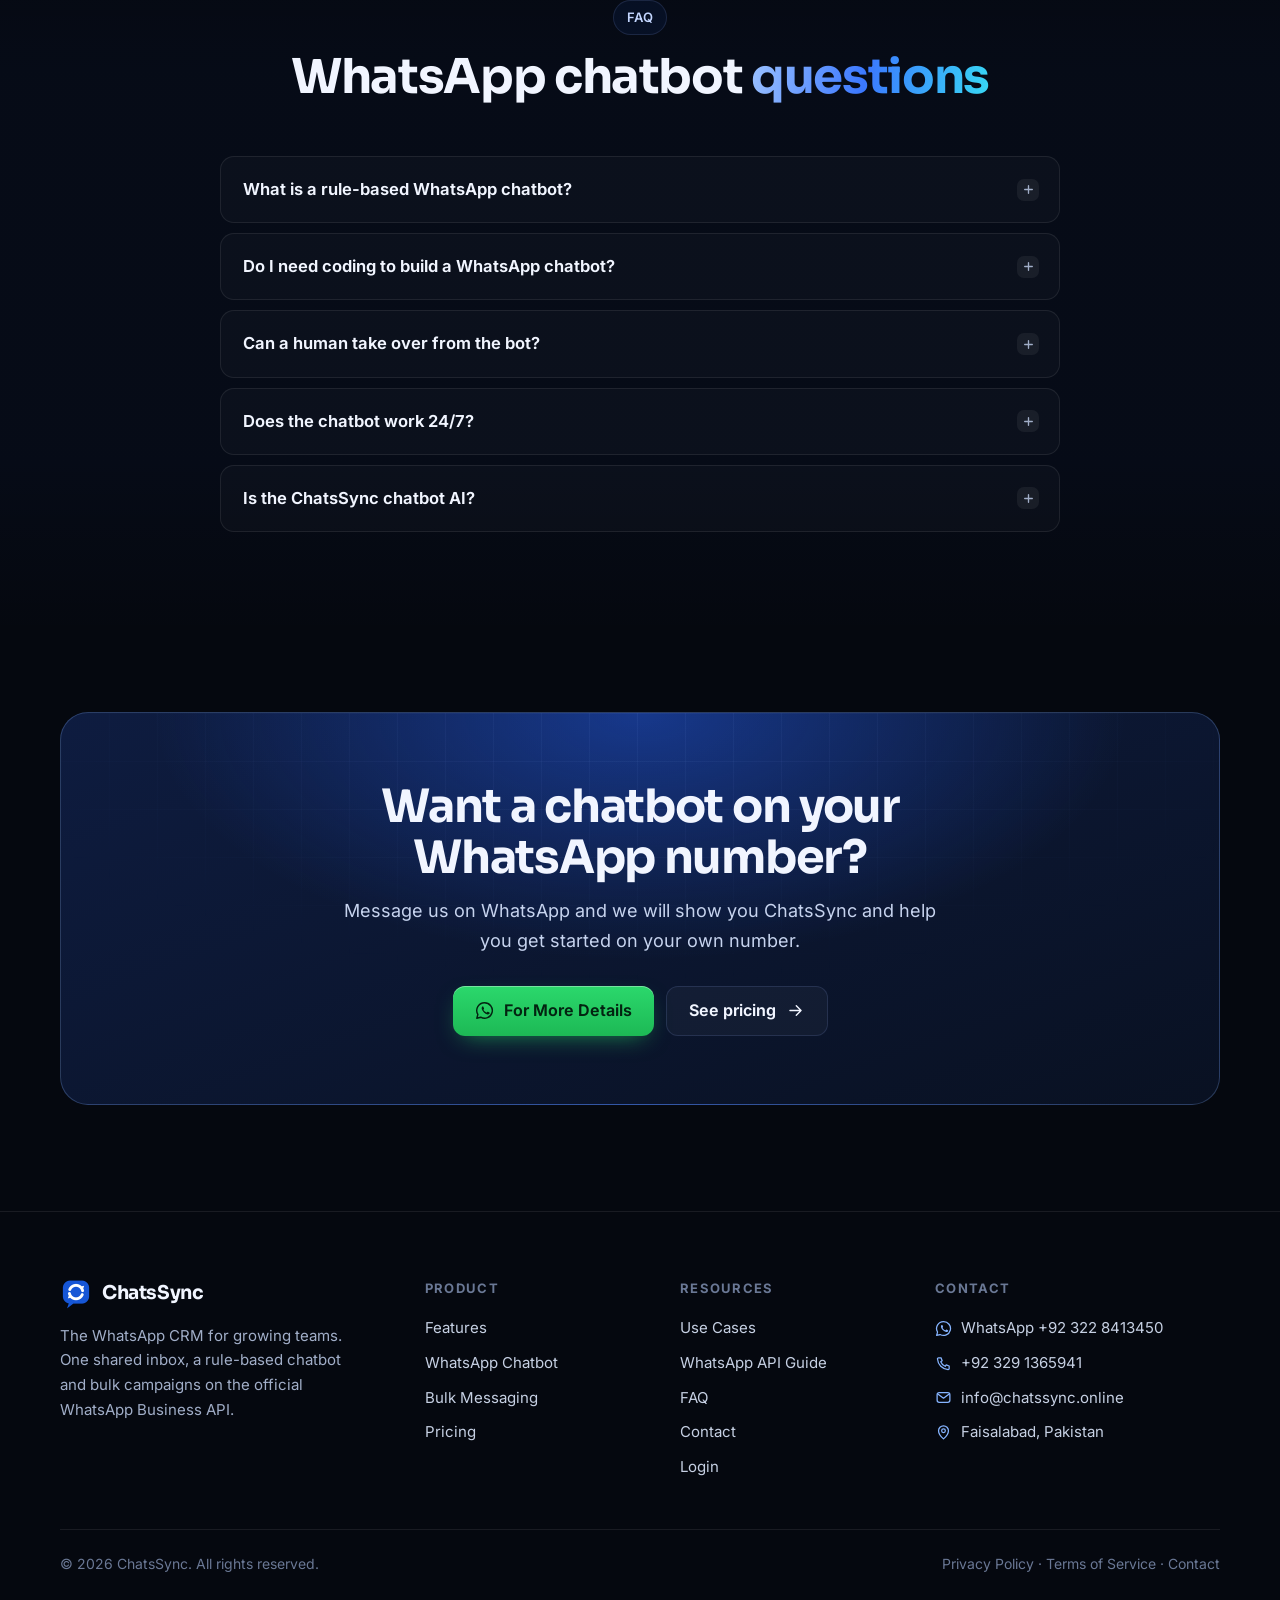
<file: whatsapp-chatbot/index.html>
<!doctype html>
<html lang="en">
<head>
<meta charset="utf-8">
<meta name="viewport" content="width=device-width, initial-scale=1, viewport-fit=cover">
<title>WhatsApp Chatbot for Business (No Coding) | ChatsSync</title>
<meta name="description" content="Build a rule-based WhatsApp chatbot with drag-and-drop blocks. Answer FAQs 24/7, share prices, collect details and hand over to your team. Official WhatsApp Business API.">
<link rel="canonical" href="https://chatssync.online/whatsapp-chatbot/">
<meta name="robots" content="index, follow, max-image-preview:large, max-video-preview:-1">
<meta name="theme-color" content="#060A13">
<meta name="geo.region" content="PK-PB"><meta name="geo.placename" content="Faisalabad"><meta name="geo.position" content="31.4504;73.1350"><meta name="ICBM" content="31.4504, 73.1350">
<meta property="og:type" content="website"><meta property="og:site_name" content="ChatsSync"><meta property="og:title" content="WhatsApp Chatbot for Business (No Coding) | ChatsSync"><meta property="og:description" content="Build a rule-based WhatsApp chatbot with drag-and-drop blocks. Answer FAQs 24/7, share prices, collect details and hand over to your team. Official WhatsApp Business API."><meta property="og:url" content="https://chatssync.online/whatsapp-chatbot/"><meta property="og:image" content="https://chatssync.online/og-image.jpg"><meta property="og:image:width" content="1200"><meta property="og:image:height" content="630"><meta property="og:locale" content="en_US">
<meta name="twitter:card" content="summary_large_image"><meta name="twitter:title" content="WhatsApp Chatbot for Business (No Coding) | ChatsSync"><meta name="twitter:description" content="Build a rule-based WhatsApp chatbot with drag-and-drop blocks. Answer FAQs 24/7, share prices, collect details and hand over to your team. Official WhatsApp Business API."><meta name="twitter:image" content="https://chatssync.online/og-image.jpg">
<link rel="icon" href="/favicon.ico" sizes="any"><link rel="icon" type="image/png" sizes="32x32" href="/favicon-32.png"><link rel="apple-touch-icon" href="/apple-touch-icon.png"><link rel="manifest" href="/site.webmanifest">
<link rel="preload" href="/assets/sora.woff2" as="font" type="font/woff2" crossorigin><link rel="preload" href="/assets/inter.woff2" as="font" type="font/woff2" crossorigin>
<link rel="stylesheet" href="/assets/site.css?v=2">
<script>document.documentElement.classList.add('js')</script>
<script type="application/ld+json">{"@context":"https://schema.org","@graph":[{"@type":"Organization","@id":"https://chatssync.online/#org","name":"ChatsSync","url":"https://chatssync.online/","logo":"https://chatssync.online/icon-512.png","description":"ChatsSync is a WhatsApp CRM built on the official WhatsApp Business API, with a shared team inbox, rule-based chatbot builder, bulk campaigns and Android app.","email":"info@chatssync.online","telephone":"+923228413450","address":{"@type":"PostalAddress","addressLocality":"Faisalabad","addressCountry":"PK"},"areaServed":[{"@type":"Country","name":"Pakistan"},{"@type":"Place","name":"Worldwide"}],"contactPoint":[{"@type":"ContactPoint","telephone":"+923228413450","contactType":"sales","availableLanguage":["English","Urdu"]}]},{"@type":"WebSite","@id":"https://chatssync.online/#website","url":"https://chatssync.online/","name":"ChatsSync","publisher":{"@id":"https://chatssync.online/#org"},"inLanguage":"en"},{"@type":"FAQPage","mainEntity":[{"@type":"Question","name":"What is a rule-based WhatsApp chatbot?","acceptedAnswer":{"@type":"Answer","text":"A rule-based chatbot follows a flow you design: when a customer taps a button or sends a keyword, the bot replies with the exact message, list or file you set. It does not invent answers."}},{"@type":"Question","name":"Do I need coding to build a WhatsApp chatbot?","acceptedAnswer":{"@type":"Answer","text":"No. ChatsSync has a drag-and-drop flow builder. You connect blocks like Send Text, Send Buttons, Send List, Ask Question, Send Media, Condition and Hand to Agent."}},{"@type":"Question","name":"Can a human take over from the bot?","acceptedAnswer":{"@type":"Answer","text":"Yes. Add a Hand to Agent block anywhere in the flow, or let any agent reply from the shared inbox. The bot steps aside when a human joins."}},{"@type":"Question","name":"Does the chatbot work 24/7?","acceptedAnswer":{"@type":"Answer","text":"Yes. Once published, the bot replies to customers day and night, including weekends and holidays."}},{"@type":"Question","name":"Is the ChatsSync chatbot AI?","acceptedAnswer":{"@type":"Answer","text":"No. It is rule-based, so every answer is one you approved. This keeps replies accurate and on-brand."}}]},{"@type":"BreadcrumbList","itemListElement":[{"@type":"ListItem","position":1,"name":"Home","item":"https://chatssync.online/"},{"@type":"ListItem","position":2,"name":"WhatsApp Chatbot","item":"https://chatssync.online/whatsapp-chatbot/"}]}]}</script>
</head>
<body>
<svg width="0" height="0" style="position:absolute" aria-hidden="true"><symbol id="i-wa" viewBox="0 0 24 24" fill="none" stroke="currentColor" stroke-width="1.8" stroke-linecap="round" stroke-linejoin="round"><path d="M12 2.2A9.8 9.8 0 0 0 3.6 17l-1.3 4.8 4.9-1.3A9.8 9.8 0 1 0 12 2.2z"/><path fill="currentColor" stroke="none" d="M8.7 7.4c.2-.4.4-.4.7-.4h.6c.2 0 .4 0 .6.4l.8 2c.1.3 0 .5-.1.7l-.5.6c-.1.2-.2.4 0 .6.4.8 1 1.5 1.7 2.1.6.5 1.2.9 1.9 1.2.2.1.4.1.6-.1l.7-.8c.2-.2.4-.3.7-.2l1.8.9c.3.1.4.3.4.5 0 .5-.2 1.2-.7 1.6-.6.5-1.4.7-2.2.5-1.7-.4-3.2-1.3-4.4-2.5-1.3-1.2-2.3-2.7-2.8-4.3-.3-1-.1-2 .5-2.8z"/></symbol><symbol id="i-arrow" viewBox="0 0 24 24" fill="none" stroke="currentColor" stroke-width="1.8" stroke-linecap="round" stroke-linejoin="round"><path d="M5 12h14M13 6l6 6-6 6"/></symbol><symbol id="i-check" viewBox="0 0 24 24" fill="none" stroke="currentColor" stroke-width="1.8" stroke-linecap="round" stroke-linejoin="round"><path d="M5 12.5l4.5 4.5L19 7.5"/></symbol><symbol id="i-x" viewBox="0 0 24 24" fill="none" stroke="currentColor" stroke-width="1.8" stroke-linecap="round" stroke-linejoin="round"><path d="M7 7l10 10M17 7L7 17"/></symbol><symbol id="i-phone" viewBox="0 0 24 24" fill="none" stroke="currentColor" stroke-width="1.8" stroke-linecap="round" stroke-linejoin="round"><path d="M5 4h3.5l1.6 4.2-2 1.4a11 11 0 0 0 6.3 6.3l1.4-2L20 15.5V19a1.5 1.5 0 0 1-1.6 1.5A16 16 0 0 1 3.5 5.6 1.5 1.5 0 0 1 5 4z"/></symbol><symbol id="i-mail" viewBox="0 0 24 24" fill="none" stroke="currentColor" stroke-width="1.8" stroke-linecap="round" stroke-linejoin="round"><rect x="3" y="5" width="18" height="14" rx="3"/><path d="M4 7l8 6 8-6"/></symbol><symbol id="i-pin" viewBox="0 0 24 24" fill="none" stroke="currentColor" stroke-width="1.8" stroke-linecap="round" stroke-linejoin="round"><path d="M12 21s7-6.1 7-11.5A7 7 0 0 0 5 9.5C5 14.9 12 21 12 21z"/><circle cx="12" cy="9.5" r="2.6"/></symbol><symbol id="i-bolt" viewBox="0 0 24 24" fill="none" stroke="currentColor" stroke-width="1.8" stroke-linecap="round" stroke-linejoin="round"><path d="M13 2L4 14h7l-1 8 9-12h-7z"/></symbol><symbol id="i-user" viewBox="0 0 24 24" fill="none" stroke="currentColor" stroke-width="1.8" stroke-linecap="round" stroke-linejoin="round"><circle cx="12" cy="8" r="4"/><path d="M4 20c1.5-4 4.5-5.5 8-5.5s6.5 1.5 8 5.5"/></symbol><symbol id="i-inbox" viewBox="0 0 24 24" fill="none" stroke="currentColor" stroke-width="1.8" stroke-linecap="round" stroke-linejoin="round"><path d="M3 13h5l1.5 3h5l1.5-3h5"/><path d="M5.5 5h13l2.5 8v5a1 1 0 0 1-1 1H4a1 1 0 0 1-1-1v-5z"/></symbol><symbol id="i-bot" viewBox="0 0 24 24" fill="none" stroke="currentColor" stroke-width="1.8" stroke-linecap="round" stroke-linejoin="round"><rect x="4" y="8" width="16" height="11" rx="3"/><path d="M12 4v4M9.5 16h5"/><circle cx="9" cy="12.5" r="1" fill="currentColor"/><circle cx="15" cy="12.5" r="1" fill="currentColor"/></symbol><symbol id="i-mega" viewBox="0 0 24 24" fill="none" stroke="currentColor" stroke-width="1.8" stroke-linecap="round" stroke-linejoin="round"><path d="M4 10v4h3l7 4V6l-7 4z"/><path d="M17.5 9.5a3.5 3.5 0 0 1 0 5M20 7.5a6.5 6.5 0 0 1 0 9"/></symbol><symbol id="i-file" viewBox="0 0 24 24" fill="none" stroke="currentColor" stroke-width="1.8" stroke-linecap="round" stroke-linejoin="round"><path d="M6 3h8l4 4v14H6z"/><path d="M14 3v4h4M9 13.5l2 2 4-4"/></symbol><symbol id="i-tag" viewBox="0 0 24 24" fill="none" stroke="currentColor" stroke-width="1.8" stroke-linecap="round" stroke-linejoin="round"><path d="M3 12V4h8l10 10-8 7z"/><circle cx="7.5" cy="8.5" r="1.5"/></symbol><symbol id="i-chart" viewBox="0 0 24 24" fill="none" stroke="currentColor" stroke-width="1.8" stroke-linecap="round" stroke-linejoin="round"><path d="M4 20V4M4 20h16"/><path d="M8 15l3-4 3 2 5-6"/></symbol><symbol id="i-mobile" viewBox="0 0 24 24" fill="none" stroke="currentColor" stroke-width="1.8" stroke-linecap="round" stroke-linejoin="round"><rect x="6" y="2.5" width="12" height="19" rx="3"/><path d="M10.5 18.5h3"/></symbol><symbol id="i-image" viewBox="0 0 24 24" fill="none" stroke="currentColor" stroke-width="1.8" stroke-linecap="round" stroke-linejoin="round"><rect x="3" y="4" width="18" height="16" rx="3"/><circle cx="9" cy="10" r="2"/><path d="M21 16l-5-5-9 9"/></symbol><symbol id="i-users" viewBox="0 0 24 24" fill="none" stroke="currentColor" stroke-width="1.8" stroke-linecap="round" stroke-linejoin="round"><circle cx="9" cy="8" r="3.5"/><path d="M2.5 20c.8-3.5 3.4-5.5 6.5-5.5s5.7 2 6.5 5.5"/><path d="M16 4.5a3.5 3.5 0 0 1 0 7M18.5 14.8c1.6.8 2.7 2.5 3 5.2"/></symbol><symbol id="i-shield" viewBox="0 0 24 24" fill="none" stroke="currentColor" stroke-width="1.8" stroke-linecap="round" stroke-linejoin="round"><path d="M12 3l7 3v5.5c0 4.5-3 8-7 9.5-4-1.5-7-5-7-9.5V6z"/><path d="M8.8 12.2l2.2 2.2 4.4-4.6"/></symbol><symbol id="i-clock" viewBox="0 0 24 24" fill="none" stroke="currentColor" stroke-width="1.8" stroke-linecap="round" stroke-linejoin="round"><circle cx="12" cy="12" r="9"/><path d="M12 7v5l3 2"/></symbol><symbol id="i-spark" viewBox="0 0 24 24" fill="none" stroke="currentColor" stroke-width="1.8" stroke-linecap="round" stroke-linejoin="round"><path d="M12 3l2 5 5 2-5 2-2 5-2-5-5-2 5-2z"/></symbol><symbol id="i-play" viewBox="0 0 24 24" fill="none" stroke="currentColor" stroke-width="1.8" stroke-linecap="round" stroke-linejoin="round"><path d="M8 5v14l11-7z" fill="currentColor"/></symbol><symbol id="i-globe" viewBox="0 0 24 24" fill="none" stroke="currentColor" stroke-width="1.8" stroke-linecap="round" stroke-linejoin="round"><circle cx="12" cy="12" r="9"/><path d="M3 12h18M12 3a14 14 0 0 1 0 18M12 3a14 14 0 0 0 0 18"/></symbol><symbol id="i-layers" viewBox="0 0 24 24" fill="none" stroke="currentColor" stroke-width="1.8" stroke-linecap="round" stroke-linejoin="round"><path d="M12 3l9 5-9 5-9-5z"/><path d="M3 13l9 5 9-5"/></symbol><symbol id="i-cart" viewBox="0 0 24 24" fill="none" stroke="currentColor" stroke-width="1.8" stroke-linecap="round" stroke-linejoin="round"><circle cx="9" cy="20" r="1.4"/><circle cx="17" cy="20" r="1.4"/><path d="M3 4h2.5l2.2 11h10.6L20.5 8H7"/></symbol><symbol id="i-health" viewBox="0 0 24 24" fill="none" stroke="currentColor" stroke-width="1.8" stroke-linecap="round" stroke-linejoin="round"><path d="M12 20s-7-4.4-7-10a4 4 0 0 1 7-2.6A4 4 0 0 1 19 10c0 5.6-7 10-7 10z"/><path d="M9 11.5h6M12 8.5v6"/></symbol><symbol id="i-home" viewBox="0 0 24 24" fill="none" stroke="currentColor" stroke-width="1.8" stroke-linecap="round" stroke-linejoin="round"><path d="M4 11l8-7 8 7v9H4z"/><path d="M10 20v-5h4v5"/></symbol><symbol id="i-scissors" viewBox="0 0 24 24" fill="none" stroke="currentColor" stroke-width="1.8" stroke-linecap="round" stroke-linejoin="round"><circle cx="6" cy="7" r="2.5"/><circle cx="6" cy="17" r="2.5"/><path d="M8 8.5L20 18M8 15.5L20 6"/></symbol><symbol id="i-food" viewBox="0 0 24 24" fill="none" stroke="currentColor" stroke-width="1.8" stroke-linecap="round" stroke-linejoin="round"><path d="M7 3v8M5 3v5a2 2 0 0 0 4 0V3M7 11v10M16 21V3c-2 1-3 4-3 7h3"/></symbol><symbol id="i-cap" viewBox="0 0 24 24" fill="none" stroke="currentColor" stroke-width="1.8" stroke-linecap="round" stroke-linejoin="round"><path d="M2 9l10-5 10 5-10 5z"/><path d="M6 11v5c3 2 9 2 12 0v-5"/></symbol><symbol id="i-plane" viewBox="0 0 24 24" fill="none" stroke="currentColor" stroke-width="1.8" stroke-linecap="round" stroke-linejoin="round"><path d="M2.5 13.5l19-8-6 15-3.5-6.5z"/><path d="M12 14l3-3"/></symbol><symbol id="i-store" viewBox="0 0 24 24" fill="none" stroke="currentColor" stroke-width="1.8" stroke-linecap="round" stroke-linejoin="round"><path d="M4 9l1.5-5h13L20 9"/><path d="M4 9a2.7 2.7 0 0 0 5.3 0 2.7 2.7 0 0 0 5.4 0A2.7 2.7 0 0 0 20 9"/><path d="M5 11v9h14v-9"/></symbol></svg>
<a class="sr" href="#main">Skip to content</a>
<header class="nav" id="nav"><div class="wrap nav-in">
<a class="brand" href="/" aria-label="ChatsSync home"><img src="/assets/logo-64.png" width="32" height="32" alt="">ChatsSync</a>
<nav class="nav-links" aria-label="Main"><a href="/features/">Features</a><a href="/whatsapp-chatbot/" aria-current=page>Chatbot</a><a href="/whatsapp-bulk-messaging/">Bulk Messaging</a><a href="/use-cases/">Use Cases</a><a href="/pricing/">Pricing</a></nav>
<div class="nav-cta"><a class="btn btn-ghost btn-sm hide-m" href="https://app.chatssync.online/app/login">Login</a><a class="btn btn-wa btn-sm hide-m" href="https://wa.me/923228413450?text=Hi%20ChatsSync%2C%20I%20want%20more%20details%20about%20your%20WhatsApp%20CRM." target="_blank" rel="noopener" data-lead="nav"><svg class="ic" aria-hidden="true"><use href="#i-wa"/></svg><span>For More Details</span></a></div>
<button class="burger" id="burger" aria-label="Open menu" aria-expanded="false" aria-controls="mnav"><span></span></button>
</div></header>
<div class="mnav" id="mnav"><a href="/features/">Features</a><a href="/whatsapp-chatbot/">Chatbot</a><a href="/whatsapp-bulk-messaging/">Bulk Messaging</a><a href="/use-cases/">Use Cases</a><a href="/pricing/">Pricing</a><a href="/whatsapp-business-api-pakistan/">WhatsApp API Guide</a><a href="/#faq">FAQ</a><a href="https://app.chatssync.online/app/login">Login</a><a class="btn btn-wa" href="https://wa.me/923228413450?text=Hi%20ChatsSync%2C%20I%20want%20more%20details%20about%20your%20WhatsApp%20CRM." target="_blank" rel="noopener" data-lead="mobile_menu"><svg class="ic" aria-hidden="true"><use href="#i-wa"/></svg><span>For More Details</span></a></div>
<main id="main">
<section class="phero"><div class="bg-art"></div><div class="wrap">
<nav class="crumbs" aria-label="Breadcrumb"><a href="/">Home</a><span>/</span><span>WhatsApp Chatbot</span></nav>
<span class="eyebrow"><span class="dot"></span>WhatsApp chatbot builder</span>
<h1>A <span class="grad">WhatsApp chatbot</span> that works while you sleep</h1><p class="lede">Build rule-based WhatsApp chatbots with drag-and-drop blocks &mdash; no coding. Answer FAQs, share prices, collect details and hand over to your team at the right moment.</p><div class="hero-cta center"><a class="btn btn-wa" href="https://wa.me/923228413450?text=Hi%20ChatsSync%2C%20I%20want%20more%20details%20about%20your%20WhatsApp%20CRM." target="_blank" rel="noopener" data-lead="page_hero"><svg class="ic" aria-hidden="true"><use href="#i-wa"/></svg><span>For More Details</span></a><a class="btn btn-ghost" href="/pricing/">See pricing <svg class="ic" aria-hidden="true"><use href="#i-arrow"/></svg></a></div></div></section>
<section class="section" style="padding-top:20px"><div class="wrap">
<div class="frow"><div class="fr-copy rv"><span class="fi"><svg class="ic" aria-hidden="true"><use href="#i-bot"/></svg></span><h2>Drag, drop, publish</h2><p>Every block is a step in the conversation. Connect them on the canvas, test the flow and publish it to your WhatsApp number in minutes.</p>
<ul class="ticks"><li>Send Text, Buttons, Lists and Media</li><li>Ask Question and save the answer</li><li>Conditions, delays and labels</li><li>Hand to Agent at any step</li></ul></div>
<div class="fr-media rv"><div class="win"><div class="win-bar"><i></i><i></i><i></i><b>app.chatssync.online</b></div><img src="/assets/chatbot-builder-1600.webp" srcset="/assets/chatbot-builder-800.webp 800w, /assets/chatbot-builder-1600.webp 1600w, /assets/chatbot-builder-2400.webp 2400w" sizes="(max-width: 980px) 100vw, 820px" width="1600" height="956" alt="ChatsSync WhatsApp chatbot flow builder canvas" loading="lazy" decoding="async"></div></div></div>
<div class="frow rev"><div class="fr-copy rv"><span class="fi"><svg class="ic" aria-hidden="true"><use href="#i-layers"/></svg></span><h2>One bot for every job</h2><p>Create separate bots for different inboxes and use cases, keep drafts while you work and publish when you are ready.</p>
<ul class="ticks"><li>Draft and published states</li><li>Separate bots per inbox</li><li>Edit anytime without downtime</li></ul></div>
<div class="fr-media rv"><div class="win"><div class="win-bar"><i></i><i></i><i></i><b>app.chatssync.online</b></div><img src="/assets/chatbots-1600.webp" srcset="/assets/chatbots-800.webp 800w, /assets/chatbots-1600.webp 1600w" sizes="(max-width: 980px) 100vw, 820px" width="1600" height="956" alt="List of ChatsSync chatbots with published and draft status" loading="lazy" decoding="async"></div></div></div>
</div></section>
<section class="section alt"><div class="wrap">
<div class="sec-head rv"><span class="eyebrow">Example flows</span><h2>Bots businesses <span class="grad">build first</span></h2><p>Start with one of these and adjust it to your business.</p></div>
<div class="fgrid two"><div class="fc rv"><span class="fi"><svg class="ic" aria-hidden="true"><use href="#i-cart"/></svg></span><h3>Price enquiry bot</h3><p>Customer asks &ldquo;price?&rdquo; &rarr; bot shows a product list &rarr; sends the price list PDF &rarr; offers &ldquo;Talk to sales&rdquo;.</p></div><div class="fc rv"><span class="fi"><svg class="ic" aria-hidden="true"><use href="#i-clock"/></svg></span><h3>Appointment bot</h3><p>Customer picks a service and a preferred time with buttons &rarr; bot collects name and number &rarr; your team confirms.</p></div><div class="fc rv"><span class="fi"><svg class="ic" aria-hidden="true"><use href="#i-tag"/></svg></span><h3>Order status bot</h3><p>Customer enters an order number &rarr; bot asks the right questions &rarr; hands over to support with all the details.</p></div><div class="fc rv"><span class="fi"><svg class="ic" aria-hidden="true"><use href="#i-bot"/></svg></span><h3>After-hours bot</h3><p>Outside office hours the bot greets customers, answers FAQs and promises a callback, so no lead is lost at night.</p></div></div>
</div></section>
<section class="section"><div class="wrap">
<div class="sec-head rv"><span class="eyebrow">Why rule-based</span><h2>Accurate answers, <span class="grad">every time</span></h2></div>
<div class="fgrid"><div class="fc rv"><span class="fi"><svg class="ic" aria-hidden="true"><use href="#i-check"/></svg></span><h3>Only approved answers</h3><p>The bot replies with exactly what you wrote, so customers never get wrong information.</p></div><div class="fc rv d1"><span class="fi"><svg class="ic" aria-hidden="true"><use href="#i-users"/></svg></span><h3>Humans when it matters</h3><p>Hand serious buyers to your team with the full chat history in the inbox.</p></div><div class="fc rv d2"><span class="fi"><svg class="ic" aria-hidden="true"><use href="#i-clock"/></svg></span><h3>Instant replies, 24/7</h3><p>Customers get an answer in seconds, even at night and on holidays.</p></div></div>
</div></section>
<section class="section alt"><div class="wrap">
<div class="sec-head rv"><span class="eyebrow">FAQ</span><h2>WhatsApp chatbot <span class="grad">questions</span></h2></div>
<div class="faq"><details class="rv"><summary>What is a rule-based WhatsApp chatbot?</summary><div class="a"><p>A rule-based chatbot follows a flow you design: when a customer taps a button or sends a keyword, the bot replies with the exact message, list or file you set. It does not invent answers.</p></div></details><details class="rv"><summary>Do I need coding to build a WhatsApp chatbot?</summary><div class="a"><p>No. ChatsSync has a drag-and-drop flow builder. You connect blocks like Send Text, Send Buttons, Send List, Ask Question, Send Media, Condition and Hand to Agent.</p></div></details><details class="rv"><summary>Can a human take over from the bot?</summary><div class="a"><p>Yes. Add a Hand to Agent block anywhere in the flow, or let any agent reply from the shared inbox. The bot steps aside when a human joins.</p></div></details><details class="rv"><summary>Does the chatbot work 24/7?</summary><div class="a"><p>Yes. Once published, the bot replies to customers day and night, including weekends and holidays.</p></div></details><details class="rv"><summary>Is the ChatsSync chatbot AI?</summary><div class="a"><p>No. It is rule-based, so every answer is one you approved. This keeps replies accurate and on-brand.</p></div></details></div></div></section>
<section class="section tight"><div class="wrap"><div class="cta rv">
<h2>Want a chatbot on your WhatsApp number?</h2><p>Message us on WhatsApp and we will show you ChatsSync and help you get started on your own number.</p>
<div class="row"><a class="btn btn-wa" href="https://wa.me/923228413450?text=Hi%20ChatsSync%2C%20I%20want%20more%20details%20about%20your%20WhatsApp%20CRM." target="_blank" rel="noopener" data-lead="cta"><svg class="ic" aria-hidden="true"><use href="#i-wa"/></svg><span>For More Details</span></a><a class="btn btn-ghost" href="/pricing/">See pricing <svg class="ic" aria-hidden="true"><use href="#i-arrow"/></svg></a></div>
</div></div></section>

</main>
<footer class="footer"><div class="wrap">
<div class="fgrid2">
<div><a class="brand" href="/"><img src="/assets/logo-64.png" width="32" height="32" alt="" loading="lazy">ChatsSync</a>
<p>The WhatsApp CRM for growing teams. One shared inbox, a rule-based chatbot and bulk campaigns on the official WhatsApp Business API.</p></div>
<div><p class="fh">Product</p><nav aria-label="Product"><a href="/features/">Features</a><a href="/whatsapp-chatbot/">WhatsApp Chatbot</a><a href="/whatsapp-bulk-messaging/">Bulk Messaging</a><a href="/pricing/">Pricing</a></nav></div>
<div><p class="fh">Resources</p><nav aria-label="Resources"><a href="/use-cases/">Use Cases</a><a href="/whatsapp-business-api-pakistan/">WhatsApp API Guide</a><a href="/#faq">FAQ</a><a href="/contact/">Contact</a><a href="https://app.chatssync.online/app/login">Login</a></nav></div>
<div><p class="fh">Contact</p><address>
<a href="https://wa.me/923228413450?text=Hi%20ChatsSync%2C%20I%20want%20more%20details%20about%20your%20WhatsApp%20CRM." target="_blank" rel="noopener" data-lead="footer"><svg class="ic" aria-hidden="true"><use href="#i-wa"/></svg>WhatsApp +92 322 8413450</a>
<a href="tel:+923291365941" data-lead="footer_call"><svg class="ic" aria-hidden="true"><use href="#i-phone"/></svg>+92 329 1365941</a>
<a href="mailto:info@chatssync.online"><svg class="ic" aria-hidden="true"><use href="#i-mail"/></svg>info@chatssync.online</a>
<span><svg class="ic" aria-hidden="true"><use href="#i-pin"/></svg>Faisalabad, Pakistan</span>
</address></div>
</div>
<div class="fbot"><span>&copy; <span data-year>2026</span> ChatsSync. All rights reserved.</span><span><a href="/privacy/">Privacy Policy</a> &middot; <a href="/terms/">Terms of Service</a> &middot; <a href="/contact/">Contact</a></span></div>
</div></footer>
<a class="wa-float" href="https://wa.me/923228413450?text=Hi%20ChatsSync%2C%20I%20want%20more%20details%20about%20your%20WhatsApp%20CRM." target="_blank" rel="noopener" aria-label="Chat with ChatsSync on WhatsApp" data-lead="float"><svg class="ic" aria-hidden="true"><use href="#i-wa"/></svg><span class="tip">Chat with us</span></a>
<script src="/assets/config.js?v=2" defer></script>
<script src="/assets/site.js?v=2" defer></script>
</body>
</html>
</file>
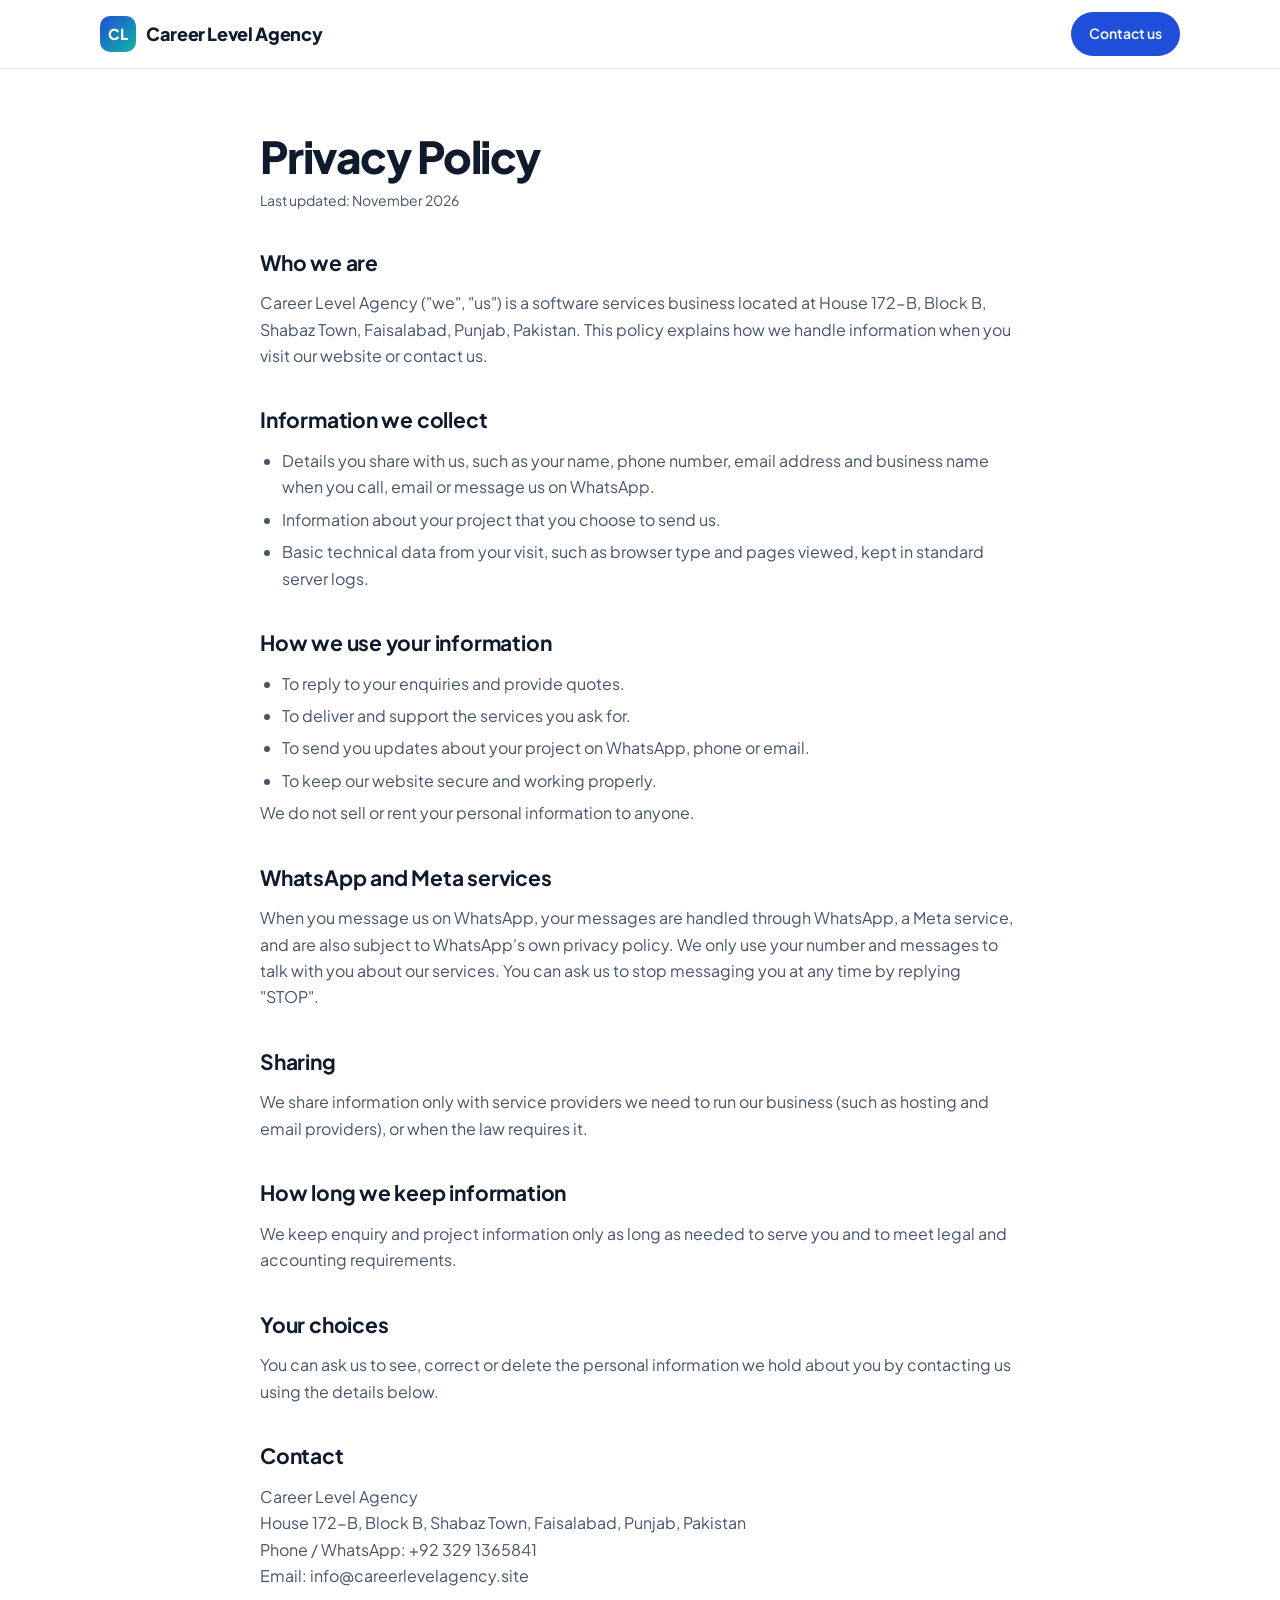
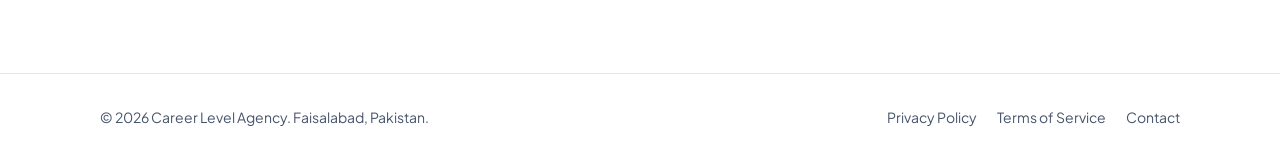
<file: privacy-policy.html>
<!doctype html>
<html lang="en">
<head>
  <meta charset="utf-8">
  <meta name="viewport" content="width=device-width, initial-scale=1">
  <title>Privacy Policy | Career Level Agency</title>
  <meta name="description" content="How Career Level Agency collects, uses and protects your information.">
  <link rel="preconnect" href="https://fonts.googleapis.com">
  <link rel="preconnect" href="https://fonts.gstatic.com" crossorigin>
  <link href="https://fonts.googleapis.com/css2?family=Plus+Jakarta+Sans:wght@400;500;600;700;800&display=swap" rel="stylesheet">
  <link rel="stylesheet" href="styles.css">
</head>
<body>
  <header class="site-header">
    <div class="wrap">
      <a href="index.html" class="logo"><span class="logo-mark">CL</span>Career Level Agency</a>
      <a href="index.html#contact" class="btn header-cta">Contact us</a>
    </div>
  </header>

  <main class="legal">
    <div class="wrap">
      <h1>Privacy Policy</h1>
      <p class="updated">Last updated: November 2026</p>

      <h2>Who we are</h2>
      <p>Career Level Agency ("we", "us") is a software services business located at House 172-B, Block B, Shabaz Town, Faisalabad, Punjab, Pakistan. This policy explains how we handle information when you visit our website or contact us.</p>

      <h2>Information we collect</h2>
      <ul>
        <li>Details you share with us, such as your name, phone number, email address and business name when you call, email or message us on WhatsApp.</li>
        <li>Information about your project that you choose to send us.</li>
        <li>Basic technical data from your visit, such as browser type and pages viewed, kept in standard server logs.</li>
      </ul>

      <h2>How we use your information</h2>
      <ul>
        <li>To reply to your enquiries and provide quotes.</li>
        <li>To deliver and support the services you ask for.</li>
        <li>To send you updates about your project on WhatsApp, phone or email.</li>
        <li>To keep our website secure and working properly.</li>
      </ul>
      <p>We do not sell or rent your personal information to anyone.</p>

      <h2>WhatsApp and Meta services</h2>
      <p>When you message us on WhatsApp, your messages are handled through WhatsApp, a Meta service, and are also subject to WhatsApp's own privacy policy. We only use your number and messages to talk with you about our services. You can ask us to stop messaging you at any time by replying "STOP".</p>

      <h2>Sharing</h2>
      <p>We share information only with service providers we need to run our business (such as hosting and email providers), or when the law requires it.</p>

      <h2>How long we keep information</h2>
      <p>We keep enquiry and project information only as long as needed to serve you and to meet legal and accounting requirements.</p>

      <h2>Your choices</h2>
      <p>You can ask us to see, correct or delete the personal information we hold about you by contacting us using the details below.</p>

      <h2>Contact</h2>
      <p>Career Level Agency<br>House 172-B, Block B, Shabaz Town, Faisalabad, Punjab, Pakistan<br>Phone / WhatsApp: +92 329 1365841<br>Email: info@careerlevelagency.site</p>
    </div>
  </main>

  <footer class="site-footer">
    <div class="wrap">
      <span>&copy; 2026 Career Level Agency. Faisalabad, Pakistan.</span>
      <nav>
        <a href="privacy-policy.html">Privacy Policy</a>
        <a href="terms.html">Terms of Service</a>
        <a href="index.html#contact">Contact</a>
      </nav>
    </div>
  </footer>
</body>
</html>
</file>
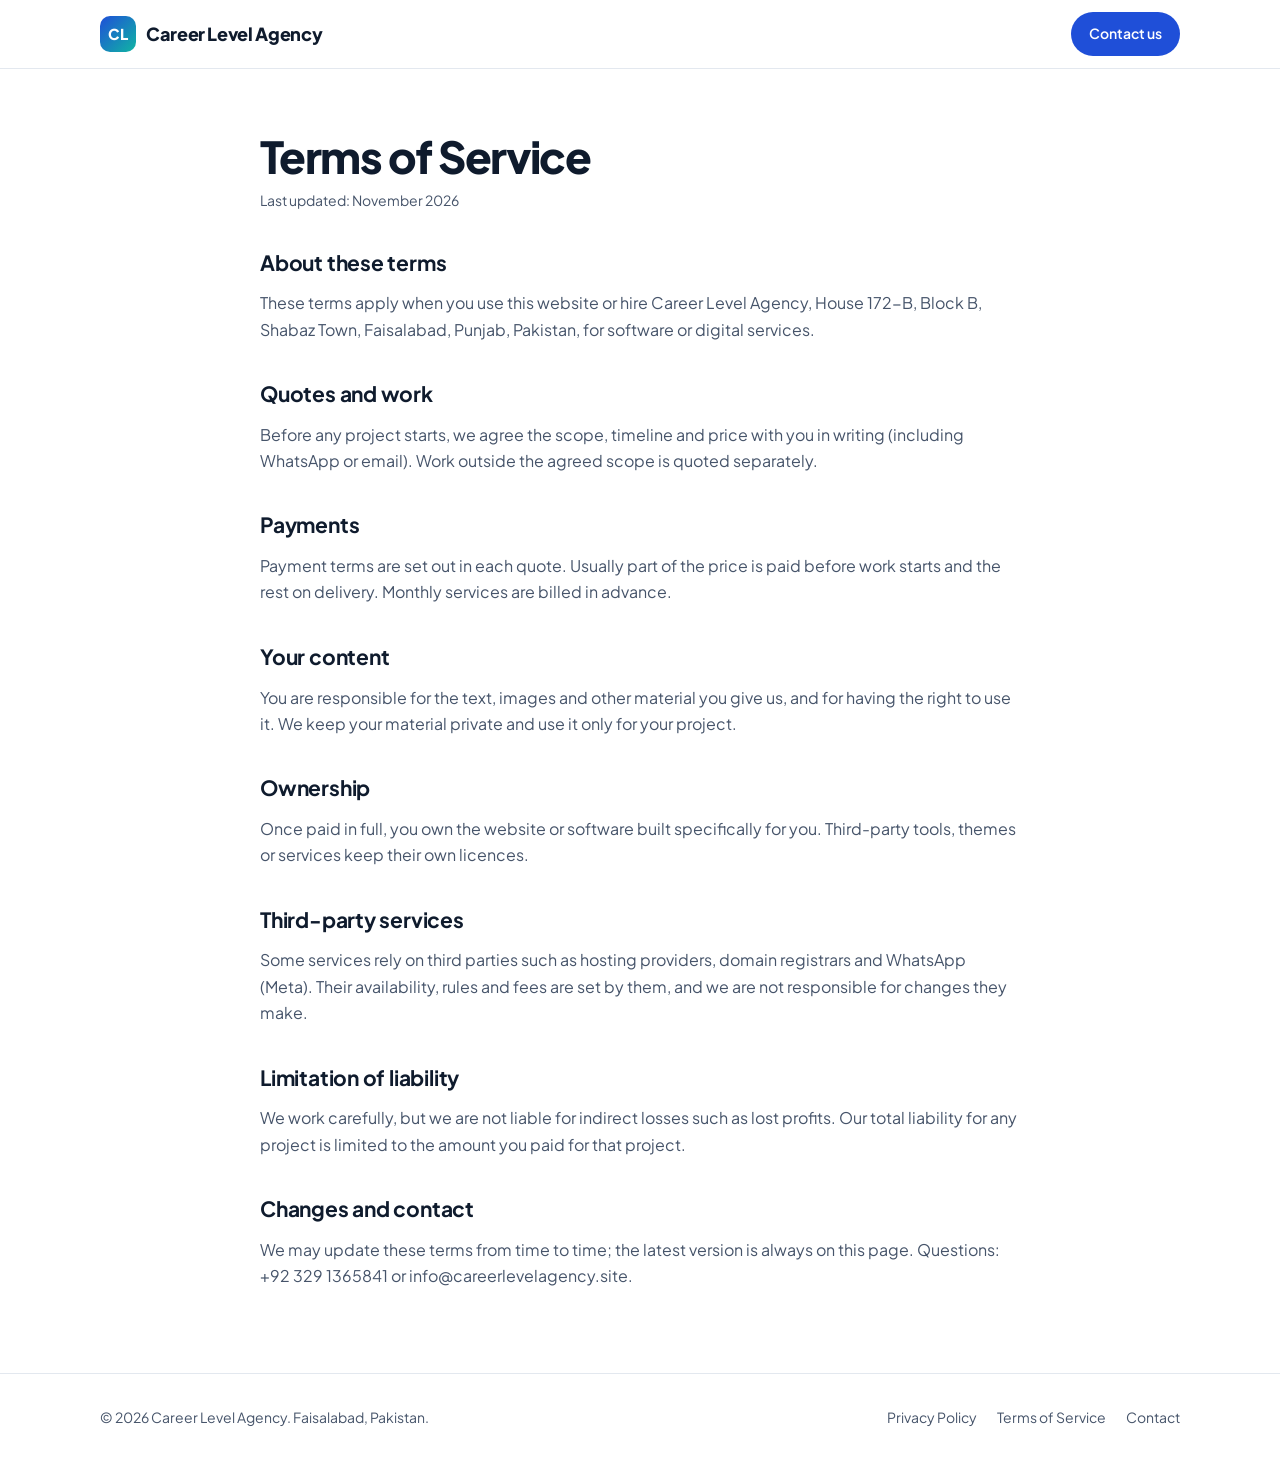
<file: terms.html>
<!doctype html>
<html lang="en">
<head>
  <meta charset="utf-8">
  <meta name="viewport" content="width=device-width, initial-scale=1">
  <title>Terms of Service | Career Level Agency</title>
  <meta name="description" content="Terms for working with Career Level Agency.">
  <link rel="preconnect" href="https://fonts.googleapis.com">
  <link rel="preconnect" href="https://fonts.gstatic.com" crossorigin>
  <link href="https://fonts.googleapis.com/css2?family=Plus+Jakarta+Sans:wght@400;500;600;700;800&display=swap" rel="stylesheet">
  <link rel="stylesheet" href="styles.css">
</head>
<body>
  <header class="site-header">
    <div class="wrap">
      <a href="index.html" class="logo"><span class="logo-mark">CL</span>Career Level Agency</a>
      <a href="index.html#contact" class="btn header-cta">Contact us</a>
    </div>
  </header>

  <main class="legal">
    <div class="wrap">
      <h1>Terms of Service</h1>
      <p class="updated">Last updated: November 2026</p>

      <h2>About these terms</h2>
      <p>These terms apply when you use this website or hire Career Level Agency, House 172-B, Block B, Shabaz Town, Faisalabad, Punjab, Pakistan, for software or digital services.</p>

      <h2>Quotes and work</h2>
      <p>Before any project starts, we agree the scope, timeline and price with you in writing (including WhatsApp or email). Work outside the agreed scope is quoted separately.</p>

      <h2>Payments</h2>
      <p>Payment terms are set out in each quote. Usually part of the price is paid before work starts and the rest on delivery. Monthly services are billed in advance.</p>

      <h2>Your content</h2>
      <p>You are responsible for the text, images and other material you give us, and for having the right to use it. We keep your material private and use it only for your project.</p>

      <h2>Ownership</h2>
      <p>Once paid in full, you own the website or software built specifically for you. Third-party tools, themes or services keep their own licences.</p>

      <h2>Third-party services</h2>
      <p>Some services rely on third parties such as hosting providers, domain registrars and WhatsApp (Meta). Their availability, rules and fees are set by them, and we are not responsible for changes they make.</p>

      <h2>Limitation of liability</h2>
      <p>We work carefully, but we are not liable for indirect losses such as lost profits. Our total liability for any project is limited to the amount you paid for that project.</p>

      <h2>Changes and contact</h2>
      <p>We may update these terms from time to time; the latest version is always on this page. Questions: +92 329 1365841 or info@careerlevelagency.site.</p>
    </div>
  </main>

  <footer class="site-footer">
    <div class="wrap">
      <span>&copy; 2026 Career Level Agency. Faisalabad, Pakistan.</span>
      <nav>
        <a href="privacy-policy.html">Privacy Policy</a>
        <a href="terms.html">Terms of Service</a>
        <a href="index.html#contact">Contact</a>
      </nav>
    </div>
  </footer>
</body>
</html>
</file>
<file: styles.css>
:root {
  --ink: #0f1b2d;
  --ink-soft: #46546a;
  --line: #e3e8ef;
  --bg: #ffffff;
  --bg-soft: #f5f7fb;
  --brand: #1f4fd8;
  --brand-dark: #173da8;
  --accent: #10b5a3;
  --radius: 18px;
  --max: 1120px;
}

* { box-sizing: border-box; margin: 0; padding: 0; }
html { scroll-behavior: smooth; }
body {
  font-family: 'Plus Jakarta Sans', system-ui, -apple-system, Segoe UI, Roboto, sans-serif;
  color: var(--ink);
  background: var(--bg);
  line-height: 1.65;
  -webkit-font-smoothing: antialiased;
}
a { color: inherit; text-decoration: none; }
img { max-width: 100%; display: block; }
.wrap { max-width: var(--max); margin: 0 auto; padding: 0 20px; }

/* Header */
.site-header {
  position: sticky; top: 0; z-index: 20;
  background: rgba(255, 255, 255, 0.92);
  backdrop-filter: blur(10px);
  border-bottom: 1px solid var(--line);
}
.site-header .wrap { display: flex; align-items: center; justify-content: space-between; height: 68px; }
.logo { display: flex; align-items: center; gap: 10px; font-weight: 800; font-size: 18px; letter-spacing: -0.02em; }
.logo-mark {
  width: 36px; height: 36px; border-radius: 10px;
  background: linear-gradient(135deg, var(--brand), var(--accent));
  display: grid; place-items: center; color: #fff; font-size: 15px; font-weight: 800;
}
.nav { display: flex; gap: 28px; font-size: 15px; color: var(--ink-soft); font-weight: 500; }
.nav a:hover { color: var(--brand); }
.btn {
  display: inline-flex; align-items: center; gap: 8px;
  padding: 12px 22px; border-radius: 999px; font-weight: 600; font-size: 15px;
  background: var(--brand); color: #fff; transition: background 0.2s;
}
.btn:hover { background: var(--brand-dark); }
.btn-ghost { background: transparent; color: var(--ink); border: 1px solid var(--line); }
.btn-ghost:hover { background: var(--bg-soft); }
.header-cta { padding: 10px 18px; font-size: 14px; }

/* Hero */
.hero { padding: 88px 0 72px; background: radial-gradient(1200px 500px at 85% -10%, #e6edff 0%, transparent 60%), var(--bg); }
.hero .wrap { display: grid; grid-template-columns: 1.15fr 0.85fr; gap: 56px; align-items: center; }
.eyebrow {
  display: inline-block; font-size: 13px; font-weight: 700; letter-spacing: 0.08em; text-transform: uppercase;
  color: var(--brand); background: #eaf0ff; padding: 6px 12px; border-radius: 999px; margin-bottom: 18px;
}
h1 { font-size: clamp(36px, 5vw, 56px); line-height: 1.08; letter-spacing: -0.035em; font-weight: 800; }
h1 span { color: var(--brand); }
.lead { margin-top: 20px; font-size: 18px; color: var(--ink-soft); max-width: 560px; }
.hero-actions { margin-top: 32px; display: flex; gap: 12px; flex-wrap: wrap; }
.hero-card {
  background: #fff; border: 1px solid var(--line); border-radius: 24px; padding: 28px;
  box-shadow: 0 30px 60px -30px rgba(15, 27, 45, 0.25);
}
.hero-card h3 { font-size: 16px; margin-bottom: 16px; }
.check { display: flex; gap: 12px; align-items: flex-start; padding: 12px 0; border-top: 1px solid var(--line); font-size: 15px; color: var(--ink-soft); }
.check:first-of-type { border-top: none; }
.check i {
  flex: none; width: 24px; height: 24px; border-radius: 50%; background: #e3f7f4; color: var(--accent);
  display: grid; place-items: center; font-style: normal; font-size: 13px; font-weight: 800;
}

/* Sections */
section { padding: 84px 0; }
.soft { background: var(--bg-soft); }
.section-head { max-width: 640px; margin-bottom: 44px; }
.section-head h2 { font-size: clamp(28px, 3.6vw, 40px); line-height: 1.15; letter-spacing: -0.03em; font-weight: 800; }
.section-head p { margin-top: 12px; color: var(--ink-soft); font-size: 17px; }

.grid { display: grid; grid-template-columns: repeat(3, 1fr); gap: 20px; }
.card {
  background: #fff; border: 1px solid var(--line); border-radius: var(--radius); padding: 28px;
  transition: transform 0.2s, box-shadow 0.2s;
}
.card:hover { transform: translateY(-3px); box-shadow: 0 20px 40px -24px rgba(15, 27, 45, 0.3); }
.icon {
  width: 46px; height: 46px; border-radius: 12px; display: grid; place-items: center; margin-bottom: 18px;
  background: #eaf0ff; color: var(--brand);
}
.icon svg { width: 22px; height: 22px; }
.card h3 { font-size: 18px; letter-spacing: -0.01em; margin-bottom: 8px; }
.card p { color: var(--ink-soft); font-size: 15px; }

.steps { display: grid; grid-template-columns: repeat(4, 1fr); gap: 20px; counter-reset: step; }
.step { padding: 24px; border-radius: var(--radius); background: #fff; border: 1px solid var(--line); }
.step::before {
  counter-increment: step; content: "0" counter(step);
  display: block; font-weight: 800; font-size: 14px; color: var(--accent); margin-bottom: 10px; letter-spacing: 0.06em;
}
.step h3 { font-size: 17px; margin-bottom: 6px; }
.step p { font-size: 14.5px; color: var(--ink-soft); }

.about .wrap { display: grid; grid-template-columns: 1fr 1fr; gap: 56px; align-items: center; }
.about p { color: var(--ink-soft); font-size: 16.5px; margin-top: 14px; }
.facts { display: grid; grid-template-columns: 1fr 1fr; gap: 16px; }
.fact { background: var(--bg-soft); border-radius: var(--radius); padding: 22px; }
.fact b { display: block; font-size: 15px; margin-bottom: 4px; }
.fact span { font-size: 14px; color: var(--ink-soft); }

/* Contact */
.contact .wrap { display: grid; grid-template-columns: 1fr 1fr; gap: 28px; }
.contact-box { background: #fff; border: 1px solid var(--line); border-radius: 24px; padding: 32px; }
.contact-row { display: flex; gap: 14px; padding: 16px 0; border-top: 1px solid var(--line); }
.contact-row:first-of-type { border-top: none; padding-top: 0; }
.contact-row .icon { margin: 0; flex: none; width: 42px; height: 42px; }
.contact-row small { display: block; font-size: 13px; color: var(--ink-soft); }
.contact-row strong { font-size: 16px; font-weight: 600; word-break: break-word; }
.cta-box {
  border-radius: 24px; padding: 36px; color: #fff;
  background: linear-gradient(140deg, var(--brand) 0%, #2a62f0 55%, var(--accent) 130%);
  display: flex; flex-direction: column; justify-content: center;
}
.cta-box h3 { font-size: 26px; line-height: 1.2; letter-spacing: -0.02em; }
.cta-box p { margin-top: 10px; opacity: 0.9; }
.cta-box .btn { margin-top: 24px; background: #fff; color: var(--brand); align-self: flex-start; }

/* Footer */
.site-footer { border-top: 1px solid var(--line); padding: 32px 0; font-size: 14px; color: var(--ink-soft); }
.site-footer .wrap { display: flex; justify-content: space-between; gap: 16px; flex-wrap: wrap; }
.site-footer nav { display: flex; gap: 20px; }
.site-footer a:hover { color: var(--brand); }

/* Legal pages */
.legal { padding: 64px 0 84px; }
.legal .wrap { max-width: 800px; }
.legal h1 { font-size: clamp(32px, 4vw, 44px); }
.legal .updated { color: var(--ink-soft); margin-top: 8px; font-size: 14px; }
.legal h2 { font-size: 21px; margin: 34px 0 10px; letter-spacing: -0.01em; }
.legal p, .legal li { color: var(--ink-soft); font-size: 16px; }
.legal ul { padding-left: 22px; margin-top: 8px; }
.legal li { margin: 6px 0; }

/* Phones */
@media (max-width: 900px) {
  .hero .wrap, .about .wrap, .contact .wrap { grid-template-columns: 1fr; }
  .grid { grid-template-columns: 1fr 1fr; }
  .steps { grid-template-columns: 1fr 1fr; }
  .nav { display: none; }
}
@media (max-width: 600px) {
  section { padding: 64px 0; }
  .hero { padding: 56px 0 48px; }
  .grid, .steps, .facts { grid-template-columns: 1fr; }
  .header-cta { display: none; }
}
</file>
<file: assets/site.css>
/* ChatsSync — site styles v2 */
@font-face{font-family:Inter;src:url(/assets/inter.woff2) format("woff2");font-weight:100 900;font-display:swap}
@font-face{font-family:Sora;src:url(/assets/sora.woff2) format("woff2");font-weight:100 800;font-display:swap}
:root{
  --bg:#05080F;--bg2:#0A1020;--panel:#0C1424;
  --ink:#F1F5FF;--sub:#A1AEC8;--faint:#6A7895;
  --blue:#2563FF;--blue2:#1748D6;--sky:#86B4FF;--cyan:#38D9F5;
  --wa:#25D366;--teal:#00A884;--red:#FF5C6C;--amber:#FFB547;
  --line:rgba(148,178,255,.14);--line2:rgba(255,255,255,.08);
  --card:rgba(255,255,255,.025);
  --r:18px;--maxw:1200px;
  --font:Inter,system-ui,-apple-system,"Segoe UI",Roboto,sans-serif;
  --display:Sora,Inter,system-ui,sans-serif;
  --ease:cubic-bezier(.2,.7,.2,1);
}
*{box-sizing:border-box;margin:0;padding:0}
html{scroll-behavior:smooth;-webkit-text-size-adjust:100%}
body{background:var(--bg);color:var(--ink);font:16px/1.65 var(--font);-webkit-font-smoothing:antialiased;-moz-osx-font-smoothing:grayscale;overflow-x:hidden;text-rendering:optimizeLegibility}
img,svg,video{display:block;max-width:100%}
img{height:auto}
a{color:inherit;text-decoration:none}
button{font:inherit;color:inherit;background:none;border:0;cursor:pointer}
:focus-visible{outline:2px solid var(--sky);outline-offset:3px;border-radius:8px}
.wrap{max-width:var(--maxw);margin:0 auto;padding:0 20px}
.sr{position:absolute;width:1px;height:1px;overflow:hidden;clip:rect(0 0 0 0);white-space:nowrap}
.sr:focus{position:fixed;left:12px;top:12px;width:auto;height:auto;clip:auto;z-index:100;background:#fff;color:#000;padding:8px 14px;border-radius:8px}
.ic{width:20px;height:20px;flex:none}
h1,h2,h3,h4{font-family:var(--display);letter-spacing:-.028em;line-height:1.1;font-weight:700}
h2{font-size:clamp(30px,4.4vw,48px)}
h3{font-size:20px;letter-spacing:-.015em}
.grad{background:linear-gradient(100deg,#9CC2FF 0%,#3B78FF 48%,#38D9F5 100%);-webkit-background-clip:text;background-clip:text;color:transparent}
.grad-wa{background:linear-gradient(100deg,#8BF2B5,#25D366 50%,#00C2A8);-webkit-background-clip:text;background-clip:text;color:transparent}
.eyebrow{display:inline-flex;align-items:center;gap:8px;padding:6px 13px;border-radius:99px;border:1px solid var(--line);background:rgba(37,99,255,.07);color:#C3D6FF;font-size:13px;font-weight:600;letter-spacing:.01em}
.eyebrow .dot{width:7px;height:7px;border-radius:50%;background:var(--wa);box-shadow:0 0 0 4px rgba(37,211,102,.16);animation:pulse 2s infinite}
@keyframes pulse{50%{box-shadow:0 0 0 7px rgba(37,211,102,0)}}
.lede{font-size:clamp(17px,1.45vw,19px);color:var(--sub);max-width:62ch}
.center-row{text-align:center;margin-top:36px}

/* buttons */
.btn{display:inline-flex;align-items:center;justify-content:center;gap:10px;min-height:50px;padding:0 22px;border-radius:12px;font-weight:650;font-size:16px;transition:transform .25s var(--ease),box-shadow .25s,background .25s,border-color .25s;white-space:nowrap;position:relative;isolation:isolate;overflow:hidden}
.btn:active{transform:scale(.97)}
.btn-wa{background:#22C55E;background:linear-gradient(180deg,#2BD86C,#1DB955);color:#032311;box-shadow:0 1px 0 rgba(255,255,255,.35) inset,0 8px 24px -10px rgba(37,211,102,.7)}
.btn-wa:hover{transform:translateY(-1px);box-shadow:0 1px 0 rgba(255,255,255,.35) inset,0 14px 32px -10px rgba(37,211,102,.8)}
.btn-blue{background:linear-gradient(180deg,#3B74FF,#1E55F0);color:#fff;box-shadow:0 1px 0 rgba(255,255,255,.25) inset,0 8px 24px -10px rgba(37,99,255,.7)}
.btn-ghost{border:1px solid var(--line);background:rgba(255,255,255,.035);color:var(--ink)}
.btn-ghost:hover{border-color:rgba(134,180,255,.45);background:rgba(134,180,255,.08)}
.btn-sm{min-height:40px;padding:0 15px;font-size:14.5px;border-radius:10px}
.btn .ic{width:19px;height:19px}
.btn-wa::after{content:"";position:absolute;inset:0;background:linear-gradient(110deg,transparent 35%,rgba(255,255,255,.4) 50%,transparent 65%);background-size:250% 100%;background-position:120% 0;z-index:-1;opacity:0}
.btn-wa:hover::after{opacity:1;animation:shine 1s var(--ease)}
@keyframes shine{from{background-position:120% 0}to{background-position:-30% 0}}

/* nav */
.nav{position:fixed;inset:0 0 auto;z-index:50;transition:background .3s,border-color .3s;border-bottom:1px solid transparent}
.nav.scrolled{background:rgba(5,8,15,.8);backdrop-filter:saturate(160%) blur(14px);-webkit-backdrop-filter:saturate(160%) blur(14px);border-color:var(--line2)}
.nav-in{display:flex;align-items:center;gap:22px;height:68px}
.brand{display:flex;align-items:center;gap:10px;font-family:var(--display);font-weight:700;font-size:19px;letter-spacing:-.02em}
.brand img{width:32px;height:32px}
.nav-links{display:flex;gap:2px;margin-left:10px}
.nav-links a{padding:8px 12px;border-radius:9px;color:var(--sub);font-size:14.5px;font-weight:550;transition:color .2s,background .2s}
.nav-links a:hover,.nav-links a[aria-current=page]{color:var(--ink);background:rgba(255,255,255,.05)}
.nav-cta{margin-left:auto;display:flex;gap:8px;align-items:center}
.burger{display:none;width:44px;height:44px;border-radius:12px;border:1px solid var(--line);align-items:center;justify-content:center}
.burger span{display:block;width:18px;height:2px;background:var(--ink);border-radius:2px;position:relative;transition:.3s}
.burger span::before,.burger span::after{content:"";position:absolute;left:0;width:18px;height:2px;background:var(--ink);border-radius:2px;transition:.3s}
.burger span::before{top:-6px}.burger span::after{top:6px}
.nav.open .burger span{background:transparent}
.nav.open .burger span::before{top:0;transform:rotate(45deg)}
.nav.open .burger span::after{top:0;transform:rotate(-45deg)}
.mnav{display:none}
@media(max-width:1060px){
  .nav-links,.nav-cta .hide-m{display:none}
  .burger{display:flex}
  .mnav{display:block;position:fixed;inset:68px 0 auto;max-height:calc(100vh - 68px);overflow:auto;background:rgba(5,8,15,.97);backdrop-filter:blur(14px);border-bottom:1px solid var(--line2);padding:8px 20px 22px;transform:translateY(-12px);opacity:0;pointer-events:none;transition:.3s var(--ease);z-index:49}
  .nav.open+.mnav{transform:none;opacity:1;pointer-events:auto}
  .mnav a{display:block;padding:13px 4px;font-size:17px;font-weight:600;border-bottom:1px solid var(--line2)}
  .mnav .btn{width:100%;margin-top:16px;display:flex}
}

/* background */
.bg-art{position:absolute;inset:0;overflow:hidden;pointer-events:none;z-index:-1}
.bg-art::before{content:"";position:absolute;inset:-10% -10% auto;height:120%;background:radial-gradient(42% 40% at 50% 18%,rgba(37,99,255,.28),transparent 70%),radial-gradient(28% 30% at 15% 35%,rgba(56,217,245,.08),transparent 70%),radial-gradient(28% 30% at 88% 40%,rgba(37,211,102,.07),transparent 70%)}
.bg-art::after{content:"";position:absolute;inset:0;background-image:linear-gradient(rgba(148,178,255,.06) 1px,transparent 1px),linear-gradient(90deg,rgba(148,178,255,.06) 1px,transparent 1px);background-size:64px 64px;-webkit-mask-image:radial-gradient(60% 50% at 50% 20%,#000 30%,transparent 75%);mask-image:radial-gradient(60% 50% at 50% 20%,#000 30%,transparent 75%)}

/* hero */
.hero{position:relative;isolation:isolate;padding:140px 0 40px;overflow:clip}
.hero-copy{text-align:center;max-width:900px;margin:0 auto}
.hero h1{font-size:clamp(40px,6.4vw,78px);font-weight:800;letter-spacing:-.04em;line-height:1.02;margin:22px 0 22px}
.hero .lede{margin:0 auto}
.hero-cta{display:flex;gap:12px;flex-wrap:wrap;justify-content:center;margin-top:32px}
.hero-cta.center{justify-content:center}
.hero-trust{display:flex;flex-wrap:wrap;justify-content:center;gap:10px 26px;margin-top:28px;color:var(--sub);font-size:14.5px}
.hero-trust span{display:inline-flex;align-items:center;gap:8px}
.hero-trust .ic{width:18px;height:18px;color:var(--sky)}
.stage{position:relative;max-width:1120px;margin:84px auto 0;perspective:1600px}
.scene{position:relative;transform-style:preserve-3d;transform:rotateX(var(--tilt,0deg)) scale(var(--sc,1));transform-origin:50% 0;will-change:transform}
.js .scene{animation:sceneIn 1.3s .1s var(--ease) backwards}
@keyframes sceneIn{from{opacity:0;transform:rotateX(22deg) translateY(60px) scale(.95)}}
.stage-glow{position:absolute;inset:8% 6% -4%;background:radial-gradient(closest-side,rgba(37,99,255,.42),transparent);filter:blur(50px);z-index:-1}
.win{position:relative;border-radius:14px;background:#0B141B;border:1px solid rgba(255,255,255,.12);box-shadow:0 0 0 1px rgba(0,0,0,.6),0 40px 90px -30px rgba(0,0,0,.85),0 30px 100px -40px rgba(37,99,255,.45);overflow:hidden}
.win-bar{display:flex;align-items:center;gap:7px;height:34px;padding:0 14px;background:#0F1A23;border-bottom:1px solid rgba(255,255,255,.06)}
.win-bar i{width:10px;height:10px;border-radius:50%;background:#FF5F57}.win-bar i:nth-child(2){background:#FEBC2E}.win-bar i:nth-child(3){background:#28C840}
.win-bar b{margin:0 auto;font:500 12px var(--font);color:#8696A0;background:rgba(255,255,255,.05);padding:3px 14px;border-radius:7px}
.win>img{width:100%;aspect-ratio:1600/956;object-fit:cover;object-position:top}
.phone{position:relative;border-radius:34px;padding:7px;background:linear-gradient(145deg,#2B3446,#0A0E16);box-shadow:0 40px 80px -24px rgba(0,0,0,.85),inset 0 0 0 1px rgba(255,255,255,.14)}
.phone::before{content:"";position:absolute;top:13px;left:50%;width:30%;height:15px;transform:translateX(-50%);background:#000;border-radius:12px;z-index:2}
.phone img{border-radius:27px;width:100%;aspect-ratio:600/1298;object-fit:cover;object-position:top}
.scene>.phone{position:absolute;width:21%;right:-3%;bottom:-9%;transform:translateZ(60px)}
.chip{position:absolute;display:flex;align-items:center;gap:11px;padding:10px 15px 10px 10px;border-radius:12px;background:rgba(12,20,36,.9);backdrop-filter:blur(10px);-webkit-backdrop-filter:blur(10px);border:1px solid rgba(255,255,255,.12);box-shadow:0 18px 40px -16px rgba(0,0,0,.8);font-size:13px;line-height:1.3;white-space:nowrap;transform:translateZ(80px)}
.chip b{display:block;font-size:13.5px;font-weight:650}.chip span span{color:var(--sub);font-size:12px}
.ci2{width:32px;height:32px;border-radius:9px;display:grid;place-items:center;flex:none}
.ci2 .ic{width:17px;height:17px}
.ci2.g{background:rgba(37,211,102,.15);color:var(--wa)}.ci2.b{background:rgba(37,99,255,.18);color:var(--sky)}
.chip.c1{left:-4%;top:22%}.chip.c2{left:-2%;bottom:16%}.chip.c3{right:14%;top:-4%}
.js .chip{opacity:0;animation:chipIn .7s var(--ease) forwards}
.js .chip.c1{animation-delay:1.1s}.js .chip.c2{animation-delay:1.5s}.js .chip.c3{animation-delay:1.9s}
@keyframes chipIn{from{opacity:0;transform:translateZ(80px) translateY(12px)}to{opacity:1;transform:translateZ(80px)}}
@media(max-width:980px){
  .hero{padding-top:112px}
  .stage{margin-top:46px}
  .scene>.phone{width:24%;right:-1%;bottom:-8%}
  .chip.c1{left:-1%;top:16%}.chip.c2{display:none}.chip.c3{right:4%;top:-5%}
}
@media(max-width:600px){
  .hero h1 br{display:none}
  .hero-cta .btn{flex:1 1 100%}
  .hero-trust{gap:8px 16px;font-size:13.5px}
  .stage{margin:40px -8px 0}
  .win{border-radius:10px}
  .win-bar{height:22px;gap:5px;padding:0 9px}.win-bar i{width:6px;height:6px}.win-bar b{font-size:8.5px;padding:1px 8px}
  .scene>.phone{width:27%;border-radius:18px;padding:3px;bottom:-12%}.scene>.phone img{border-radius:15px}.scene>.phone::before{height:7px;top:7px}
  .chip{padding:6px 9px 6px 6px;gap:7px;border-radius:9px}.chip b{font-size:10.5px}.chip span span{font-size:9.5px}.ci2{width:22px;height:22px;border-radius:6px}.ci2 .ic{width:12px;height:12px}
  .chip.c1{left:2%;top:auto;bottom:-14%}.chip.c3{display:none}
}

/* industries */
.strip{padding:34px 0 8px;margin-top:70px}
.strip p{text-align:center;color:var(--faint);font-size:12.5px;font-weight:600;letter-spacing:.14em;text-transform:uppercase;margin-bottom:18px}
.marquee{overflow:hidden;-webkit-mask-image:linear-gradient(90deg,transparent,#000 12%,#000 88%,transparent);mask-image:linear-gradient(90deg,transparent,#000 12%,#000 88%,transparent);padding-bottom:12px}
.mq{display:flex;width:max-content;animation:mq 42s linear infinite}
.marquee:hover .mq{animation-play-state:paused}
.mq span{display:inline-flex;align-items:center;padding:0 26px;color:#9FAECB;font:600 18px var(--display);letter-spacing:-.01em;white-space:nowrap;border-right:1px solid var(--line2)}
@keyframes mq{to{transform:translateX(-50%)}}
@media(max-width:600px){.strip{margin-top:84px}.mq span{font-size:15px;padding:0 18px}}

/* sections */
.section{padding:104px 0;position:relative}
.section.tight{padding:76px 0}
.sec-head{text-align:center;max-width:760px;margin:0 auto 52px}
.sec-head h2{margin:16px 0 14px}
.sec-head p{color:var(--sub);font-size:18px}
.alt{background:linear-gradient(180deg,transparent,rgba(37,99,255,.035) 25%,rgba(37,99,255,.035) 75%,transparent)}
@media(max-width:700px){.section{padding:72px 0}.section.tight{padding:52px 0}.sec-head{margin-bottom:36px}.sec-head p{font-size:16.5px}}

/* icon square */
.fi{display:inline-grid;place-items:center;width:46px;height:46px;border-radius:12px;color:var(--sky);background:linear-gradient(160deg,rgba(59,120,255,.24),rgba(37,99,255,.06));border:1px solid rgba(134,180,255,.28);box-shadow:inset 0 1px 0 rgba(255,255,255,.08);flex:none}
.fi .ic{width:22px;height:22px}

/* video */
.vid{max-width:1040px;margin:0 auto}
.vid-frame{position:relative;border-radius:18px;overflow:hidden;border:1px solid rgba(255,255,255,.12);box-shadow:0 40px 100px -40px rgba(0,0,0,.9),0 30px 120px -50px rgba(37,99,255,.55);background:#000;aspect-ratio:16/9}
.vid-frame video{width:100%;height:100%;object-fit:cover}
.vid-play{position:absolute;inset:0;display:flex;align-items:center;justify-content:center;gap:16px;background:linear-gradient(180deg,rgba(5,8,15,.05),rgba(5,8,15,.45));transition:opacity .3s}
.vid-play .pb{width:84px;height:84px;border-radius:50%;display:grid;place-items:center;background:#fff;color:#05080F;box-shadow:0 20px 50px -10px rgba(0,0,0,.6);transition:transform .3s var(--ease)}
.vid-play .pb .ic{width:30px;height:30px;margin-left:4px}
.vid-play:hover .pb{transform:scale(1.07)}
.vid-play .pt{text-align:left;display:flex;flex-direction:column;background:rgba(5,8,15,.72);backdrop-filter:blur(8px);padding:10px 16px;border-radius:12px;border:1px solid rgba(255,255,255,.1)}
.vid-play .pt b{font-size:16px}.vid-play .pt span{color:var(--sub);font-size:13.5px}
.vid.playing .vid-play{opacity:0;pointer-events:none}
@media(max-width:600px){.vid-play .pt{display:none}.vid-play .pb{width:64px;height:64px}}

/* annotated chat */
.annot{max-width:1060px;margin:0 auto 70px}
.annot-img{position:relative}
.annot-img .win>img{aspect-ratio:1800/1165}
.an{position:absolute;z-index:2;transform:translate(-50%,-50%);display:flex;align-items:center}
.an-dot{width:26px;height:26px;border-radius:50%;display:grid;place-items:center;font:700 13px var(--font);background:var(--wa);color:#032311;box-shadow:0 0 0 4px rgba(37,211,102,.25),0 6px 16px rgba(0,0,0,.5);flex:none}
.an-lbl{position:absolute;top:50%;transform:translateY(-50%);display:flex;flex-direction:column;padding:9px 13px;border-radius:11px;background:rgba(255,255,255,.97);color:#0A1120;white-space:nowrap;box-shadow:0 14px 34px -10px rgba(0,0,0,.6);font-size:12.5px;line-height:1.35}
.an-lbl b{font-size:14px}.an-lbl span{color:#56627C}
.an-l .an-lbl{right:38px}.an-r .an-lbl{left:38px}
.js .an .an-lbl,.js .an .an-dot{opacity:0;transition:opacity .5s,transform .6s var(--ease)}
.js .an .an-lbl{transform:translateY(-50%) scale(.9)}
.js .annot.in .an .an-lbl,.js .annot.in .an .an-dot{opacity:1}
.js .annot.in .an .an-lbl{transform:translateY(-50%)}
.annot.in .an:nth-child(3) *{transition-delay:.25s}.annot.in .an:nth-child(4) *{transition-delay:.5s}.annot.in .an:nth-child(5) *{transition-delay:.75s}.annot.in .an:nth-child(6) *{transition-delay:1s}
.annot-list{display:none;list-style:none;margin-top:22px;gap:12px}
.annot-list li{display:flex;gap:12px;align-items:flex-start;color:var(--sub);font-size:15px}
.annot-list b{color:var(--ink)}
@media(max-width:860px){.an-lbl{display:none!important}.an-dot{width:22px;height:22px;font-size:11.5px}.annot-list{display:grid}.annot{margin-bottom:56px}}

/* look */
.look{display:grid;grid-template-columns:1.4fr .8fr;gap:40px;align-items:center}
.cmp{position:relative;border-radius:14px;overflow:hidden;border:1px solid rgba(255,255,255,.12);box-shadow:0 40px 90px -30px rgba(0,0,0,.8);aspect-ratio:1600/956;--pos:50%;user-select:none;touch-action:pan-y}
.cmp img{position:absolute;inset:0;width:100%;height:100%;object-fit:cover;object-position:top}
.cmp .top{clip-path:inset(0 calc(100% - var(--pos)) 0 0)}
.cmp .handle{position:absolute;top:0;bottom:0;left:var(--pos);width:2px;background:#fff;transform:translateX(-1px);box-shadow:0 0 18px rgba(0,0,0,.5);pointer-events:none}
.cmp .handle::after{content:"";position:absolute;top:50%;left:50%;width:44px;height:44px;border-radius:50%;transform:translate(-50%,-50%);background:#fff url("data:image/svg+xml,%3Csvg xmlns='http://www.w3.org/2000/svg' viewBox='0 0 24 24' fill='none' stroke='%2305080F' stroke-width='2.4' stroke-linecap='round' stroke-linejoin='round'%3E%3Cpath d='M9 6l-6 6 6 6M15 6l6 6-6 6'/%3E%3C/svg%3E") center/20px no-repeat;box-shadow:0 8px 24px rgba(0,0,0,.4)}
.cmp input{position:absolute;inset:0;width:100%;height:100%;opacity:0;cursor:ew-resize;margin:0}
.cmp .lbl{position:absolute;top:12px;padding:4px 10px;border-radius:7px;background:rgba(0,0,0,.6);color:#fff;font-size:12px;font-weight:600}
.cmp .lbl.l{left:12px}.cmp .lbl.r{right:12px}
.look-side h3{font-size:24px;margin-bottom:10px}.look-side p{color:var(--sub);margin-bottom:24px}
.phones{display:grid;grid-template-columns:1fr 1fr;gap:14px}
.phones .phone{border-radius:26px;padding:5px}.phones .phone img{border-radius:21px}.phones .phone::before{height:10px;top:10px}
.phones .phone+.phone{margin-top:34px}
@media(max-width:900px){.look{grid-template-columns:1fr}.look-side{max-width:460px;margin:0 auto;text-align:center}}

/* tour */
.tour-tabs{display:flex;gap:8px;justify-content:center;flex-wrap:wrap;margin-bottom:34px}
.tab{display:inline-flex;align-items:center;gap:8px;padding:9px 15px;border-radius:11px;border:1px solid var(--line);background:var(--card);color:var(--sub);font-weight:600;font-size:14.5px;position:relative;overflow:hidden;transition:color .2s,border-color .2s,background .2s}
.tab .ic{width:17px;height:17px}
.tab:hover{color:var(--ink)}
.tab[aria-selected=true]{color:var(--ink);border-color:rgba(134,180,255,.5);background:rgba(37,99,255,.13)}
.tab[aria-selected=true] .ic{color:var(--sky)}
.tab .bar{position:absolute;left:0;bottom:0;height:2px;width:0;background:linear-gradient(90deg,var(--blue),var(--cyan))}
.tab[aria-selected=true] .bar{animation:prog var(--dur,7s) linear forwards}
.tour.paused .tab .bar{animation:none;width:100%}
@keyframes prog{to{width:100%}}
.tour-body{display:grid;grid-template-columns:.72fr 1.5fr;gap:44px;align-items:center}
.tour-copy{position:relative;min-height:300px}
.tp{position:absolute;inset:0;opacity:0;transform:translateY(12px);transition:opacity .45s,transform .45s var(--ease);pointer-events:none}
.tp.on{position:relative;opacity:1;transform:none;pointer-events:auto}
.tp .k{color:var(--sky);font-weight:700;font-size:13px;letter-spacing:.1em;text-transform:uppercase}
.tp h3{font-size:clamp(24px,2.5vw,31px);margin:12px 0 14px}
.tp p{color:var(--sub);font-size:16.5px;margin-bottom:18px}
.ticks{list-style:none;display:grid;gap:10px}
.ticks li{display:flex;gap:10px;align-items:flex-start;font-size:15.5px;color:#D7DFF0}
.ticks li::before{content:"";flex:none;width:19px;height:19px;margin-top:3px;border-radius:6px;background:rgba(37,211,102,.15) url("data:image/svg+xml,%3Csvg xmlns='http://www.w3.org/2000/svg' viewBox='0 0 24 24' fill='none' stroke='%2325D366' stroke-width='3' stroke-linecap='round' stroke-linejoin='round'%3E%3Cpath d='M5 12.5l4.5 4.5L19 7.5'/%3E%3C/svg%3E") center/12px no-repeat}
.shots{position:relative;aspect-ratio:1600/956;background:#0B141B}
.shots img{position:absolute;inset:0;width:100%;height:100%;object-fit:cover;object-position:top;opacity:0;transition:opacity .5s}
.shots img.on{opacity:1}
@media(max-width:980px){
  .tour-tabs{flex-wrap:nowrap;justify-content:flex-start;overflow-x:auto;margin:0 -20px 24px;padding:2px 20px 8px;scrollbar-width:none;scroll-snap-type:x mandatory}
  .tour-tabs::-webkit-scrollbar{display:none}
  .tab{flex:none;scroll-snap-align:start}
  .tour-body{grid-template-columns:1fr;gap:24px}
  .tour-view{order:-1}
  .tour-copy{min-height:0}
}

/* problem / solution */
.ps{display:grid;grid-template-columns:1fr 1fr;gap:20px}
.ps-col{border-radius:22px;padding:32px;border:1px solid var(--line2);background:var(--card)}
.ps-col.good{background:linear-gradient(160deg,rgba(37,211,102,.07),rgba(37,99,255,.05));border-color:rgba(37,211,102,.22)}
.ps-col h3{font-size:21px;margin-bottom:20px;display:flex;align-items:center;gap:12px}
.ps-col.bad .fi{color:var(--red);background:rgba(255,92,108,.1);border-color:rgba(255,92,108,.3)}
.ps-col.good .fi{color:var(--wa);background:rgba(37,211,102,.1);border-color:rgba(37,211,102,.3)}
.ps-item{display:flex;gap:14px;padding:14px 0;border-top:1px solid var(--line2)}
.ps-item:first-of-type{border-top:0}
.ps-item .m{flex:none;width:24px;height:24px;border-radius:7px;display:grid;place-items:center;margin-top:2px}
.ps-item .m .ic{width:14px;height:14px;stroke-width:2.6}
.bad .m{background:rgba(255,92,108,.13);color:var(--red)}.good .m{background:rgba(37,211,102,.15);color:var(--wa)}
.ps-item b{display:block;font-size:16.5px;margin-bottom:2px}.ps-item p{color:var(--sub);font-size:15px}
@media(max-width:820px){.ps{grid-template-columns:1fr}.ps-col{padding:24px 20px}}

/* feature grid */
.fgrid{display:grid;grid-template-columns:repeat(3,1fr);gap:16px}
.fc{position:relative;padding:26px;border-radius:var(--r);border:1px solid var(--line2);background:linear-gradient(180deg,rgba(255,255,255,.032),rgba(255,255,255,.01));transition:transform .4s var(--ease),border-color .3s;overflow:hidden}
.fc::before{content:"";position:absolute;inset:0;background:radial-gradient(380px circle at var(--mx,50%) var(--my,0%),rgba(37,99,255,.12),transparent 45%);opacity:0;transition:opacity .3s;pointer-events:none}
.fc:hover{border-color:rgba(134,180,255,.3);transform:translateY(-3px)}
.fc:hover::before{opacity:1}
.fc .fi{margin-bottom:18px}
.fc h3{font-size:18.5px;margin-bottom:8px}
.fc p{color:var(--sub);font-size:15px}
.fgrid.two{grid-template-columns:repeat(2,1fr);max-width:920px;margin:0 auto}
@media(max-width:980px){.fgrid{grid-template-columns:repeat(2,1fr)}}
@media(max-width:600px){.fgrid{grid-template-columns:1fr;gap:12px}.fc{padding:20px;display:grid;grid-template-columns:46px 1fr;gap:2px 16px}.fc .fi{grid-row:span 2;margin:0}}

/* steps */
.steps{display:grid;grid-template-columns:repeat(4,1fr);gap:18px;position:relative}
.steps::before{content:"";position:absolute;top:28px;left:12%;right:12%;height:1px;background:linear-gradient(90deg,var(--blue),var(--wa));opacity:.45}
.step{position:relative;text-align:center;padding:0 8px}
.step .n{width:56px;height:56px;margin:0 auto 18px;border-radius:16px;display:grid;place-items:center;font:800 22px var(--display);color:var(--ink);background:linear-gradient(160deg,#1B2C55,#0C1424);border:1px solid rgba(134,180,255,.32);box-shadow:0 12px 26px -12px rgba(37,99,255,.6)}
.step h3{font-size:18px;margin-bottom:6px}.step p{color:var(--sub);font-size:15px}
@media(max-width:820px){.steps{grid-template-columns:1fr 1fr;gap:30px 16px}.steps::before{display:none}}

/* pricing */
.plans{display:grid;grid-template-columns:repeat(3,1fr);gap:20px;align-items:stretch}
.plan{position:relative;display:flex;flex-direction:column;padding:30px 26px;border-radius:22px;border:1px solid var(--line);background:linear-gradient(180deg,rgba(255,255,255,.04),rgba(255,255,255,.012));transition:transform .4s var(--ease),border-color .3s}
.plan:hover{transform:translateY(-4px);border-color:rgba(134,180,255,.35)}
.plan.best{border:1px solid transparent;background:linear-gradient(180deg,#0F1B37,#0A1226) padding-box,linear-gradient(160deg,#4B86FF,#25D366 60%,#38D9F5) border-box;box-shadow:0 40px 80px -40px rgba(37,99,255,.7)}
.ptag{position:absolute;top:-12px;left:50%;transform:translateX(-50%);padding:5px 14px;border-radius:99px;background:linear-gradient(90deg,#25D366,#00C2A8);color:#032311;font-size:12px;font-weight:800;letter-spacing:.06em;text-transform:uppercase;white-space:nowrap}
.plan h2,.plan h3{font-size:20px;display:flex;align-items:center;justify-content:space-between;gap:8px}
.plan h2 small,.plan h3 small{font:650 12.5px var(--font);color:#BFF5D3;background:rgba(37,211,102,.12);border:1px solid rgba(37,211,102,.3);padding:3px 10px;border-radius:99px;letter-spacing:0}
.price{display:flex;align-items:baseline;gap:6px;margin:16px 0 4px;font-family:var(--display)}
.price .cur{font-size:19px;font-weight:700;color:var(--sub)}
.price .amt{font-size:46px;font-weight:800;letter-spacing:-.035em}
.price .per{color:var(--sub);font:500 15px var(--font)}
.pnote{color:var(--sub);font-size:14.5px;min-height:24px}
.pnote b{color:var(--wa)}
.plan .ticks{margin:22px 0 26px;flex:1;align-content:start}
.plan .ticks li{font-size:15px}
.plan .btn{width:100%}
.incl{margin-top:24px;padding:24px 26px;border-radius:20px;border:1px solid var(--line2);background:var(--card)}
.incl h3{font-size:16.5px;margin-bottom:16px;text-align:center}
.incl .ticks{grid-template-columns:repeat(3,1fr);gap:12px 20px}
.pfine{text-align:center;color:var(--faint);font-size:14px;margin:22px auto 0;max-width:860px}
.pfine a{color:var(--sky);text-decoration:underline;text-underline-offset:3px}
@media(max-width:960px){.plans{grid-template-columns:1fr;max-width:480px;margin:0 auto;gap:26px}.plan.best{order:-1}.incl .ticks{grid-template-columns:1fr 1fr}}
@media(max-width:520px){.incl{padding:20px 18px}.incl .ticks{grid-template-columns:1fr}}

/* faq */
.faq{max-width:840px;margin:0 auto;display:grid;gap:10px}
.faq details{border:1px solid var(--line2);border-radius:14px;background:var(--card);transition:border-color .3s,background .3s}
.faq details[open]{border-color:rgba(134,180,255,.3);background:rgba(37,99,255,.045)}
.faq summary{list-style:none;cursor:pointer;padding:19px 56px 19px 22px;font-weight:650;font-size:16.5px;position:relative}
.faq summary::-webkit-details-marker{display:none}
.faq summary::after{content:"";position:absolute;right:20px;top:50%;width:22px;height:22px;margin-top:-11px;border-radius:7px;background:rgba(255,255,255,.06) url("data:image/svg+xml,%3Csvg xmlns='http://www.w3.org/2000/svg' viewBox='0 0 24 24' fill='none' stroke='%23A1AEC8' stroke-width='2.5' stroke-linecap='round'%3E%3Cpath d='M12 5v14M5 12h14'/%3E%3C/svg%3E") center/13px no-repeat;transition:transform .3s}
.faq details[open] summary::after{transform:rotate(45deg)}
.faq .a{padding:0 22px 20px;color:var(--sub);font-size:15.5px}
.faq .a a{color:var(--sky);text-decoration:underline;text-underline-offset:3px}

/* cta */
.cta{position:relative;overflow:hidden;border-radius:28px;padding:68px 30px;text-align:center;background:radial-gradient(60% 90% at 50% 0%,rgba(37,99,255,.42),transparent 70%),linear-gradient(160deg,#0E1C40,#091122);border:1px solid rgba(134,180,255,.25)}
.cta::before{content:"";position:absolute;inset:0;background-image:linear-gradient(rgba(148,178,255,.07) 1px,transparent 1px),linear-gradient(90deg,rgba(148,178,255,.07) 1px,transparent 1px);background-size:48px 48px;-webkit-mask-image:radial-gradient(60% 70% at 50% 0%,#000,transparent);mask-image:radial-gradient(60% 70% at 50% 0%,#000,transparent);pointer-events:none}
.cta h2{position:relative;font-size:clamp(28px,4.2vw,46px);max-width:760px;margin:0 auto 14px}
.cta p{position:relative;color:#C6D3EE;font-size:18px;max-width:620px;margin:0 auto 30px}
.cta .row{position:relative;display:flex;gap:12px;justify-content:center;flex-wrap:wrap}
@media(max-width:700px){.cta{padding:52px 20px;border-radius:22px}.cta .row .btn{flex:1 1 100%}}

/* inner page hero */
.phero{position:relative;isolation:isolate;padding:146px 0 56px;text-align:center;overflow:clip}
.phero h1{font-size:clamp(36px,5.4vw,62px);font-weight:800;letter-spacing:-.04em;line-height:1.04;max-width:940px;margin:18px auto 18px}
.phero .lede{margin:0 auto}
.crumbs{display:flex;gap:8px;justify-content:center;color:var(--faint);font-size:14px;margin-bottom:10px}
.crumbs a:hover{color:var(--ink)}

/* feature rows */
.frow{display:grid;grid-template-columns:1fr 1.3fr;gap:56px;align-items:center;padding:52px 0}
.frow.rev .fr-media{order:-1}
.fr-copy .fi{margin-bottom:18px}
.fr-copy h2{font-size:clamp(26px,3.1vw,36px);margin-bottom:14px}
.fr-copy p{color:var(--sub);font-size:17px;margin-bottom:18px}
@media(max-width:900px){.frow,.frow.rev{grid-template-columns:1fr;gap:24px;padding:32px 0}.frow .fr-media,.frow.rev .fr-media{order:-1}}

/* use cases */
.cases{display:grid;grid-template-columns:1fr 1fr;gap:18px}
.case{padding:30px;border-radius:20px;border:1px solid var(--line2);background:var(--card)}
.case .fi{margin-bottom:16px}
.case h2{font-size:22px;margin-bottom:10px}
.case p{color:var(--sub);margin-bottom:16px}
@media(max-width:820px){.cases{grid-template-columns:1fr}.case{padding:24px 20px}}

/* table */
.tbl-wrap{overflow-x:auto;border-radius:18px;border:1px solid var(--line2);background:var(--card)}
table{width:100%;border-collapse:collapse;min-width:640px;font-size:15px}
th,td{padding:15px 18px;text-align:left;border-bottom:1px solid var(--line2);vertical-align:top}
th{font-family:var(--display);font-size:15px;color:var(--ink);background:rgba(255,255,255,.03)}
td{color:var(--sub)}
td:first-child{color:var(--ink);font-weight:600}
tr:last-child td{border-bottom:0}
.t-y{color:var(--wa);font-weight:650}.t-n{color:var(--red);font-weight:650}.t-mid{color:var(--amber);font-weight:650}
th.hl,td.hl{background:rgba(37,99,255,.08)}

/* article */
.article{max-width:820px;margin:0 auto}
.article h2{font-size:clamp(26px,3vw,34px);margin:54px 0 16px}
.article h3{font-size:20px;margin:30px 0 10px}
.article p,.article li{color:#C6D0E3;font-size:17px}
.article p{margin-bottom:16px}
.article ul,.article ol{padding-left:22px;margin-bottom:18px;display:grid;gap:8px}
.article a{color:var(--sky);text-decoration:underline;text-underline-offset:3px}
.article .tbl-wrap{margin:20px 0 26px}
.note{border-left:3px solid var(--blue);background:rgba(37,99,255,.07);padding:16px 20px;border-radius:0 14px 14px 0;margin:22px 0;color:#C6D0E3}
.toc{border:1px solid var(--line2);background:var(--card);border-radius:16px;padding:22px 26px;margin:10px 0 20px}
.toc b{font-family:var(--display);display:block;margin-bottom:10px}
.toc ol{margin:0;gap:6px}
.toc a{text-decoration:none;color:var(--sub)}.toc a:hover{color:var(--ink)}

/* contact */
.contact{display:grid;grid-template-columns:repeat(3,1fr);gap:14px}
.cc{display:flex;gap:14px;align-items:center;padding:18px;border-radius:16px;border:1px solid var(--line2);background:var(--card);transition:border-color .3s,transform .3s var(--ease)}
.cc:hover{border-color:rgba(134,180,255,.35);transform:translateY(-2px)}
.cc .ci{width:44px;height:44px;border-radius:12px;display:grid;place-items:center;flex:none;background:rgba(37,99,255,.13);color:var(--sky)}
.cc.wa .ci{background:rgba(37,211,102,.13);color:var(--wa)}
.cc small{display:block;color:var(--faint);font-size:13px}.cc b{font-size:15.5px}
@media(max-width:820px){.contact{grid-template-columns:1fr}}

/* footer */
.footer{border-top:1px solid var(--line2);padding:66px 0 28px;margin-top:30px}
.fgrid2{display:grid;grid-template-columns:1.5fr 1fr 1fr 1.3fr;gap:36px}
.footer p{color:var(--sub);font-size:15px;margin-top:14px;max-width:34ch}
.footer p.fh{margin-top:0;font-size:13px;letter-spacing:.1em;text-transform:uppercase;color:var(--faint);margin-bottom:12px;font-weight:700}
.footer nav a,.footer address a,.footer address span{display:flex;align-items:center;gap:9px;color:#C6D0E3;font-size:15px;padding:5px 0;font-style:normal}
.footer nav a:hover,.footer address a:hover{color:#fff}
.footer address .ic{width:17px;height:17px;color:var(--sky)}
.fbot{display:flex;justify-content:space-between;gap:14px;flex-wrap:wrap;border-top:1px solid var(--line2);margin-top:44px;padding-top:22px;color:var(--faint);font-size:14px}
.fbot a:hover{color:var(--ink)}
@media(max-width:900px){.fgrid2{grid-template-columns:1fr 1fr}.fgrid2>div:first-child{grid-column:1/-1}}

/* floating whatsapp */
.wa-float{position:fixed;right:18px;bottom:18px;z-index:60;width:58px;height:58px;border-radius:50%;display:grid;place-items:center;background:linear-gradient(180deg,#2BD86C,#1DB955);color:#fff;box-shadow:0 14px 34px -8px rgba(37,211,102,.7);transition:transform .3s var(--ease)}
.wa-float:hover{transform:scale(1.07)}
.wa-float .ic{width:29px;height:29px}
.wa-float::before{content:"";position:absolute;inset:0;border-radius:50%;border:2px solid var(--wa);animation:ring 2.6s infinite}
@keyframes ring{from{transform:scale(1);opacity:.7}to{transform:scale(1.55);opacity:0}}
.wa-float .tip{position:absolute;right:70px;white-space:nowrap;background:#fff;color:#0A1120;font-size:14px;font-weight:650;padding:8px 14px;border-radius:10px;box-shadow:0 10px 30px rgba(0,0,0,.35);opacity:0;transform:translateX(8px);transition:.3s var(--ease);pointer-events:none}
.wa-float:hover .tip{opacity:1;transform:none}

/* reveal */
.js .rv{opacity:0;transform:translateY(24px);transition:opacity .8s var(--ease),transform .8s var(--ease)}
.js .rv.in{opacity:1;transform:none}
.js .rv.d1{transition-delay:.08s}.js .rv.d2{transition-delay:.16s}.js .rv.d3{transition-delay:.24s}

@media(prefers-reduced-motion:reduce){
  *,*::before,*::after{animation-duration:.01ms!important;animation-iteration-count:1!important;transition-duration:.01ms!important;scroll-behavior:auto!important}
  .js .rv{opacity:1;transform:none}
}

/* pricing: billing period switch, plan rows, add-ons */
.pswitch{display:flex;flex-wrap:wrap;justify-content:center;gap:8px;margin:0 auto 34px;padding:6px;border-radius:99px;border:1px solid var(--line);width:max-content;max-width:100%;background:rgba(255,255,255,.03)}
.pswitch-b{font:650 15px var(--font);color:inherit;background:none;border:0;padding:10px 18px;border-radius:99px;cursor:pointer;display:flex;align-items:center;gap:8px}
.pswitch-b small{font-size:12px;color:#BFF5D3;background:rgba(37,211,102,.12);border:1px solid rgba(37,211,102,.3);padding:2px 8px;border-radius:99px}
.pswitch-b[aria-pressed="true"]{background:linear-gradient(90deg,#25D366,#00C2A8);color:#032311}
.pswitch-b[aria-pressed="true"] small{color:#032311;background:rgba(255,255,255,.35);border-color:transparent}
.plans[data-period="month"] [data-p]:not([data-p="month"]),.plans[data-period="quarter"] [data-p]:not([data-p="quarter"]),.plans[data-period="year"] [data-p]:not([data-p="year"]){display:none}
.plan .prows li b{font-weight:800}
.addons{display:flex;flex-wrap:wrap;align-items:center;justify-content:center;gap:10px;margin:30px auto 0;font-size:14.5px}
.addons span{padding:7px 14px;border-radius:99px;border:1px solid var(--line);background:rgba(255,255,255,.03)}
@media (max-width:560px){.pswitch{display:grid;grid-template-columns:repeat(3,1fr);width:100%;border-radius:18px;gap:4px}.pswitch-b{flex-direction:column;gap:3px;justify-content:center;padding:9px 4px;font-size:14px;border-radius:14px}.pswitch-b small{font-size:11px;padding:1px 6px}}
</file>
